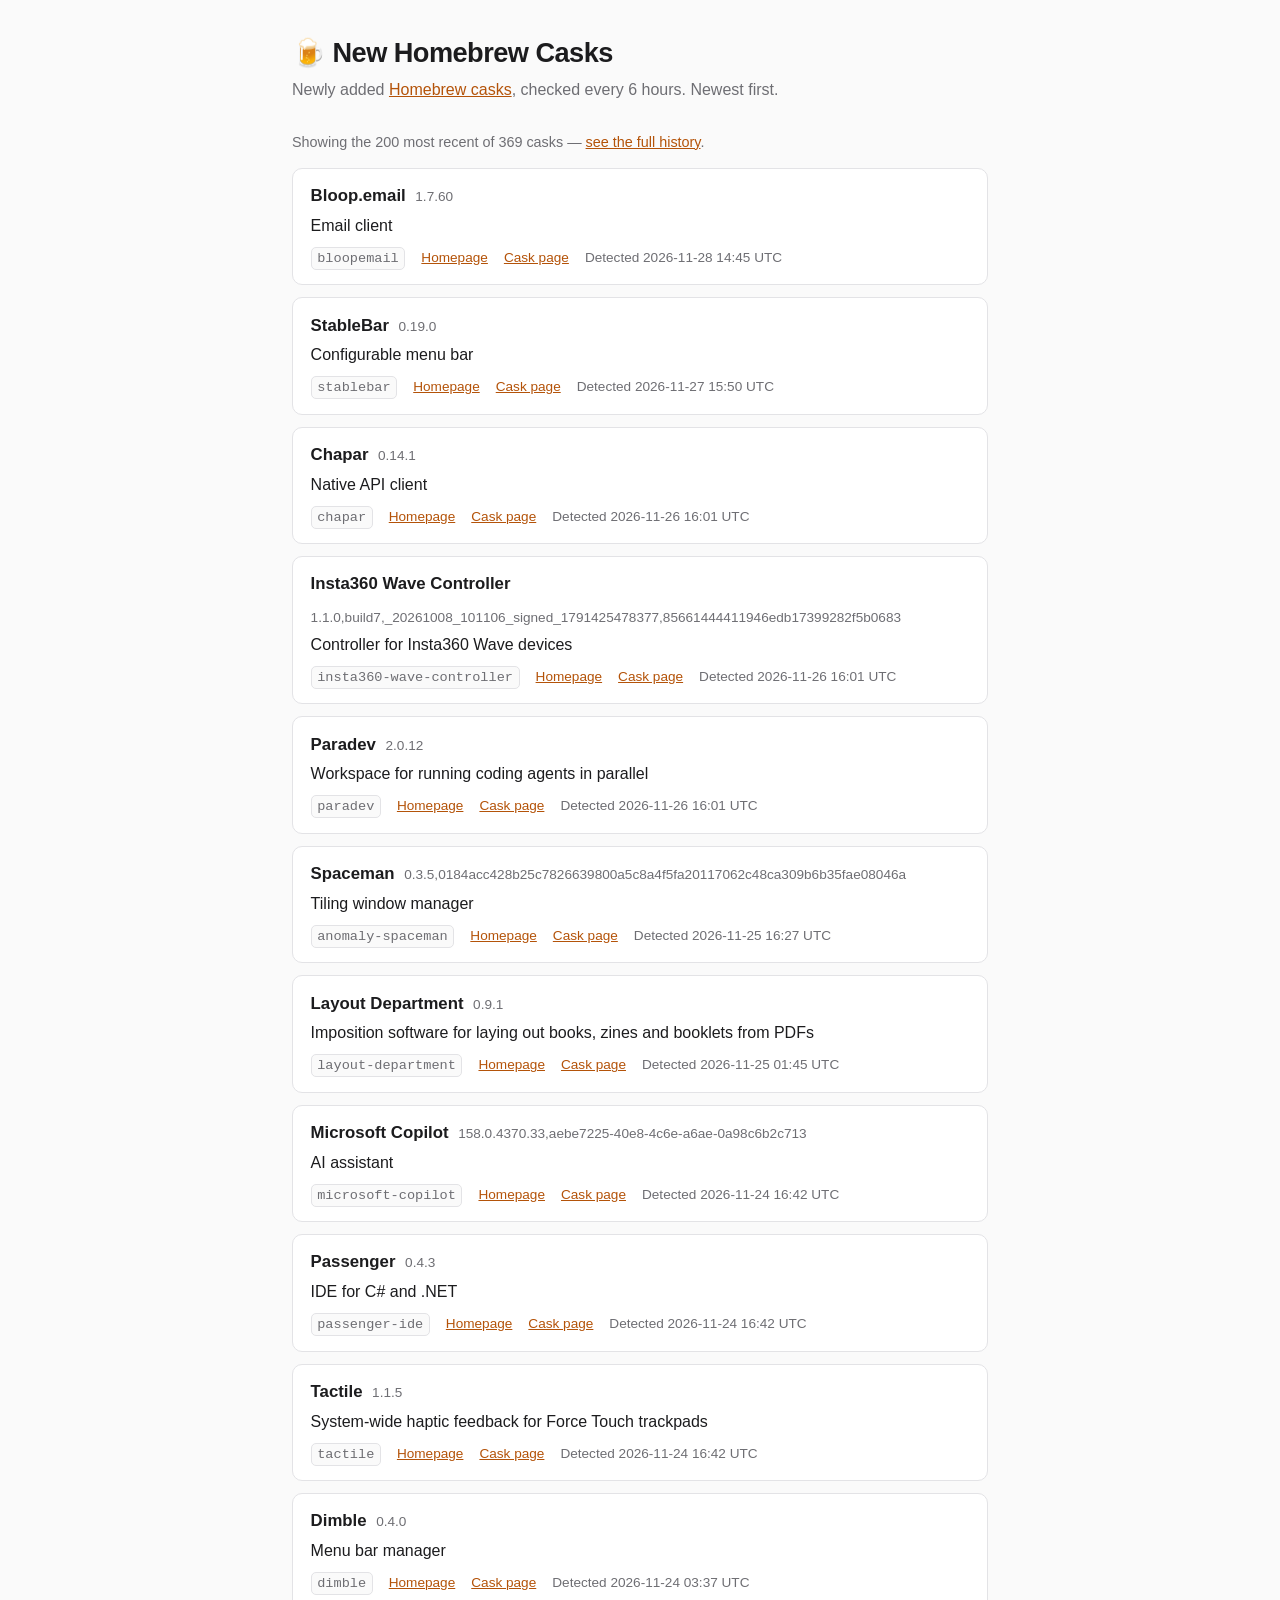
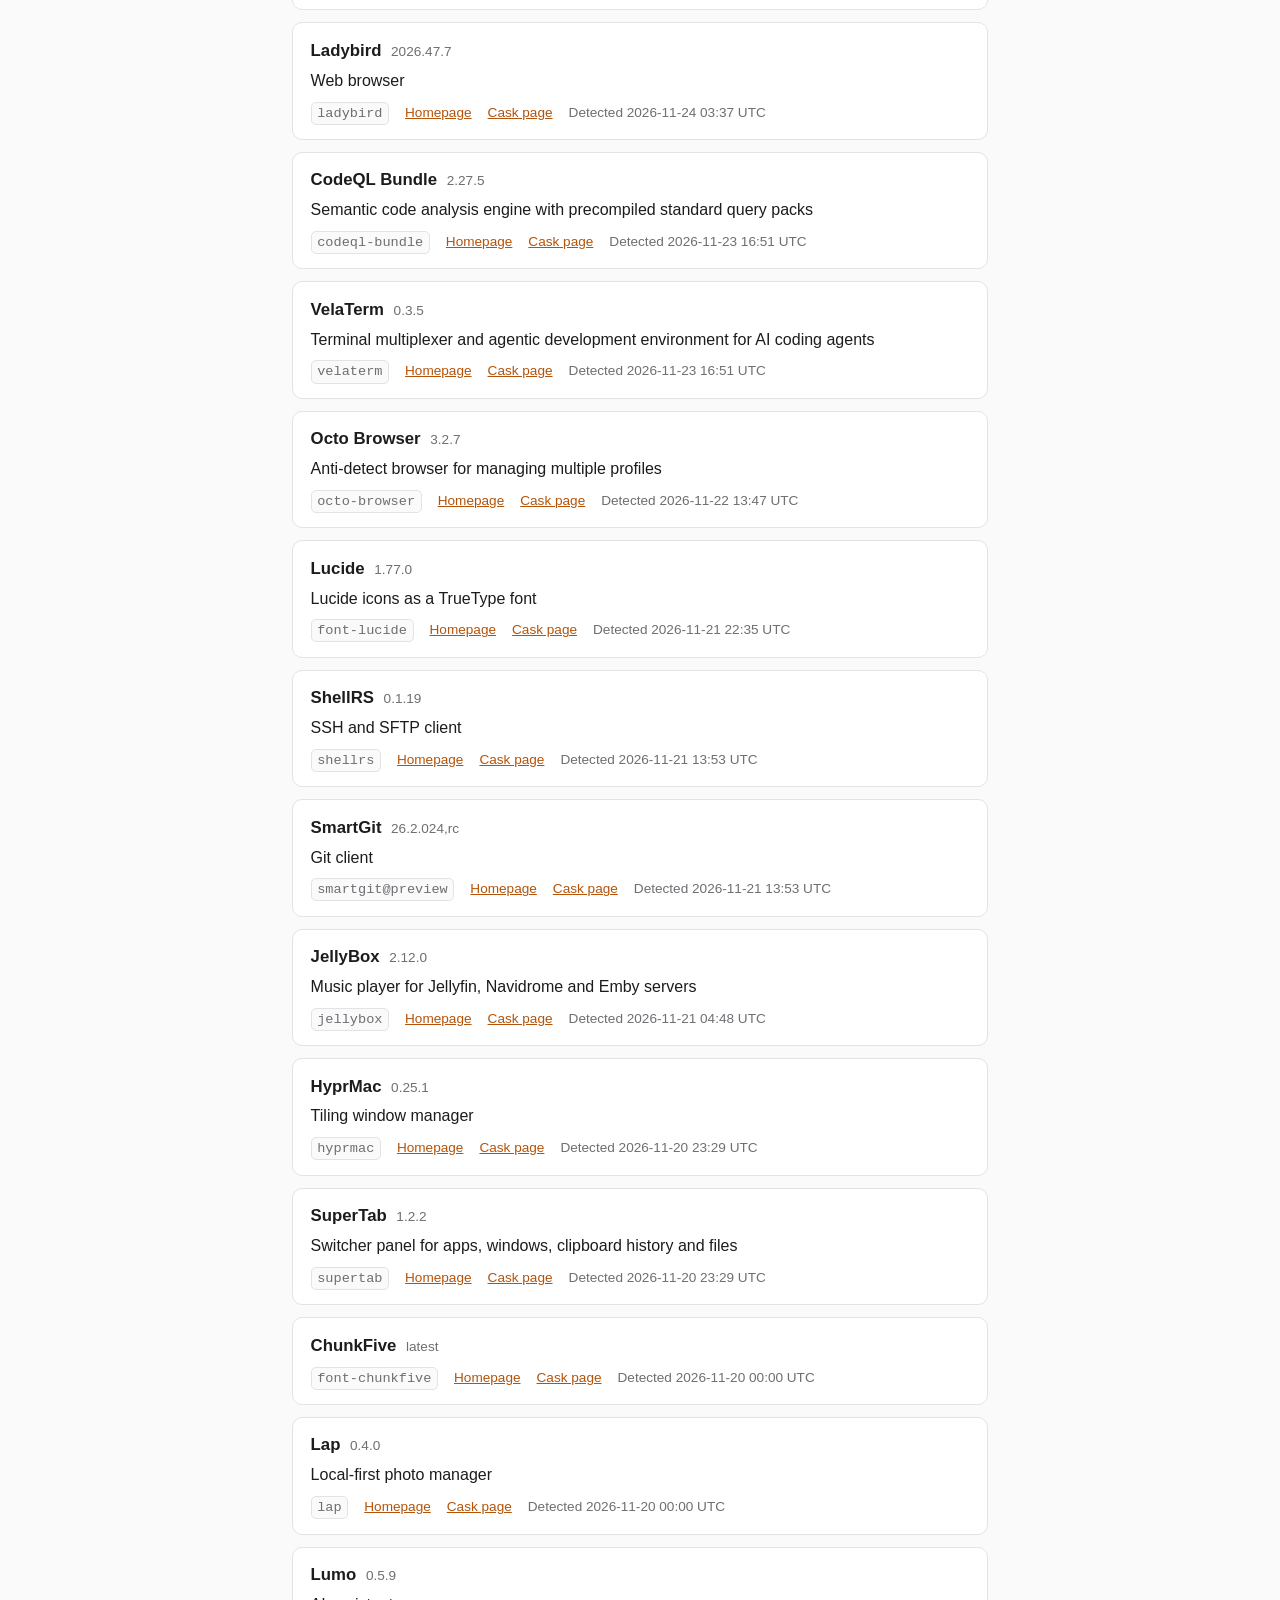
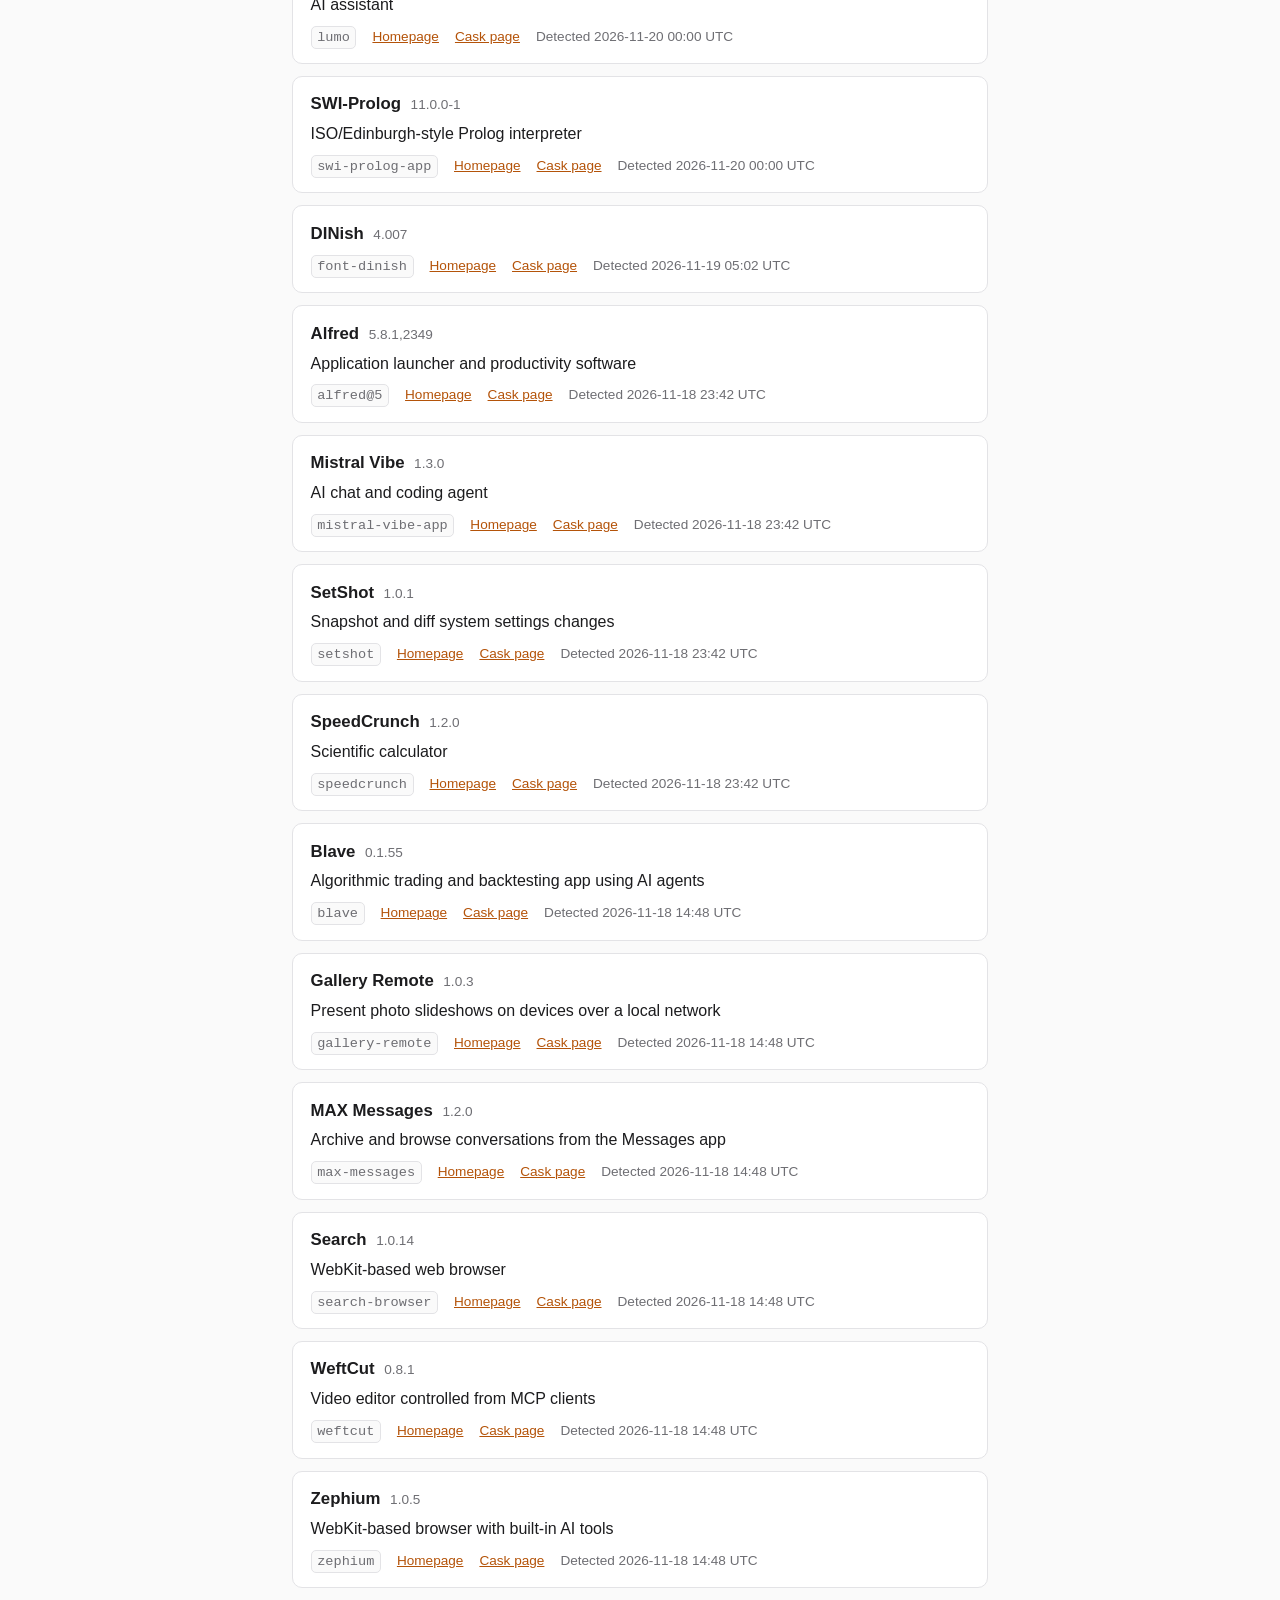
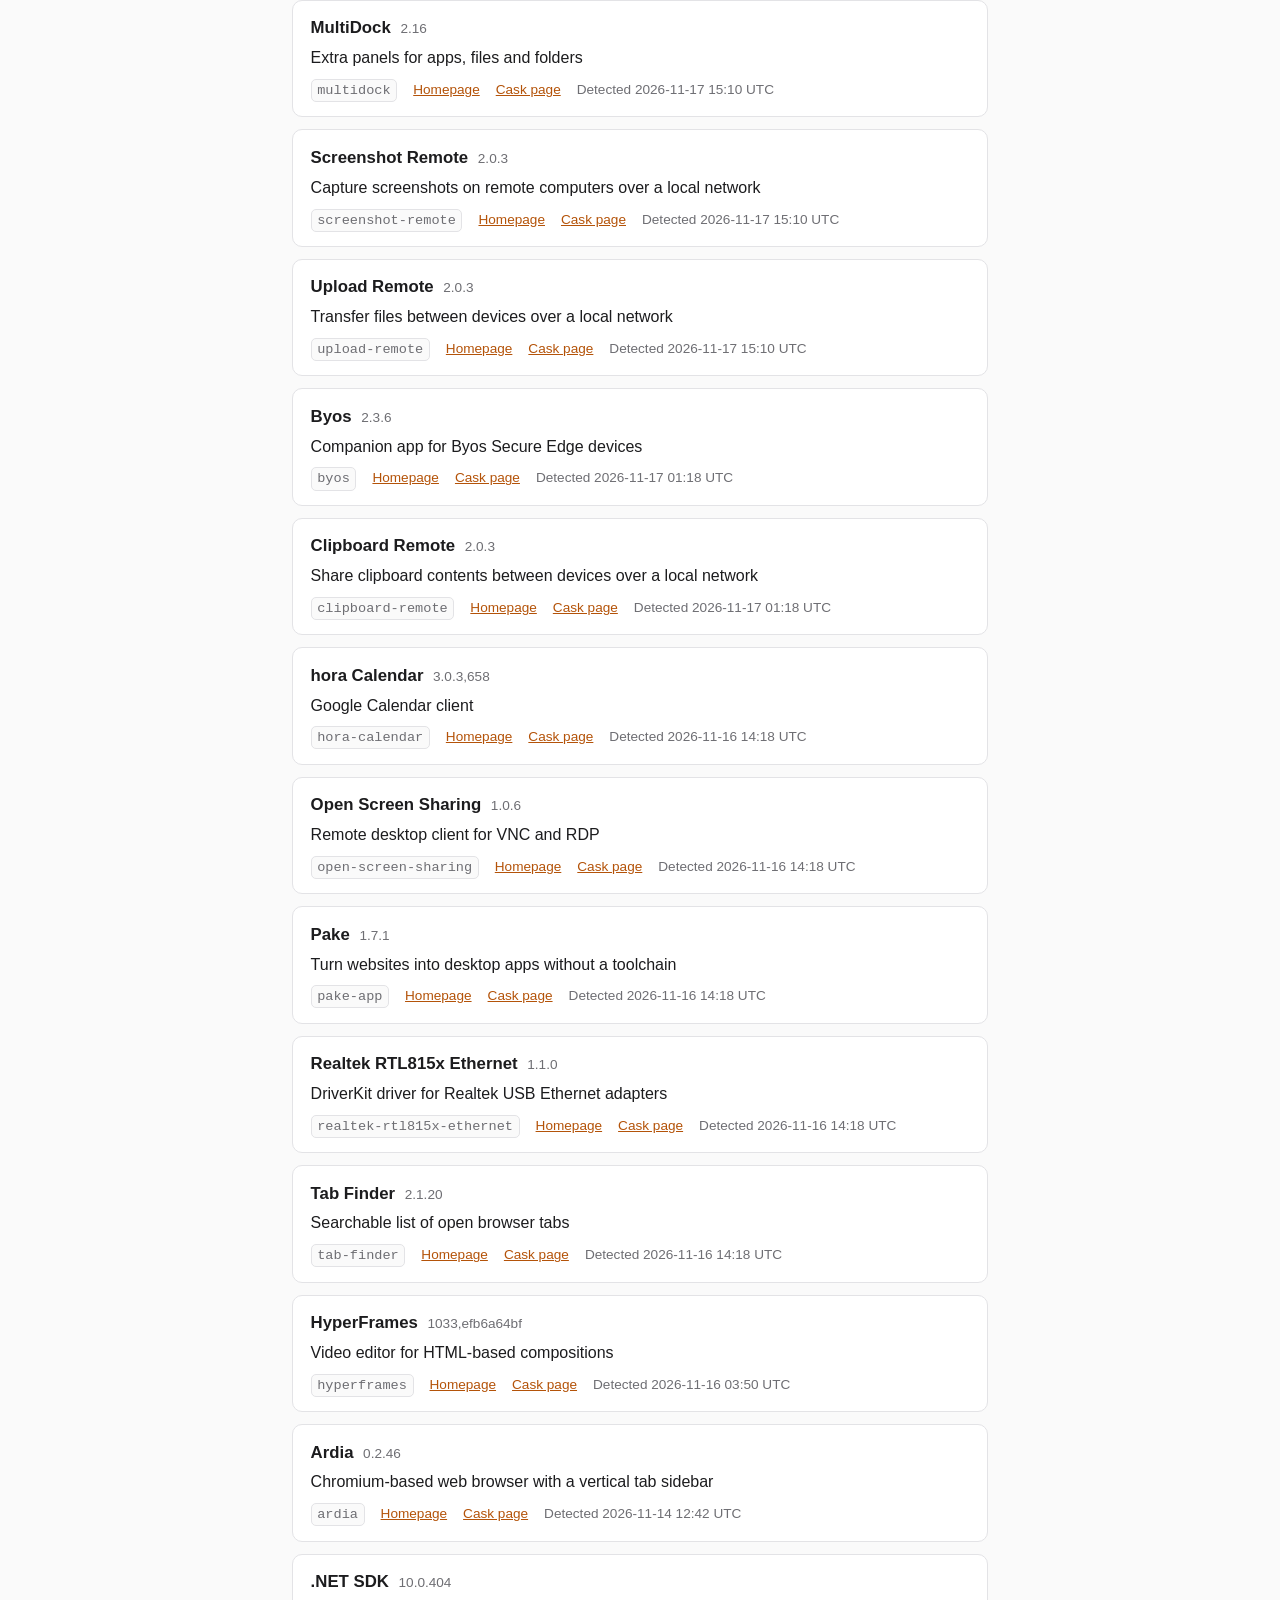
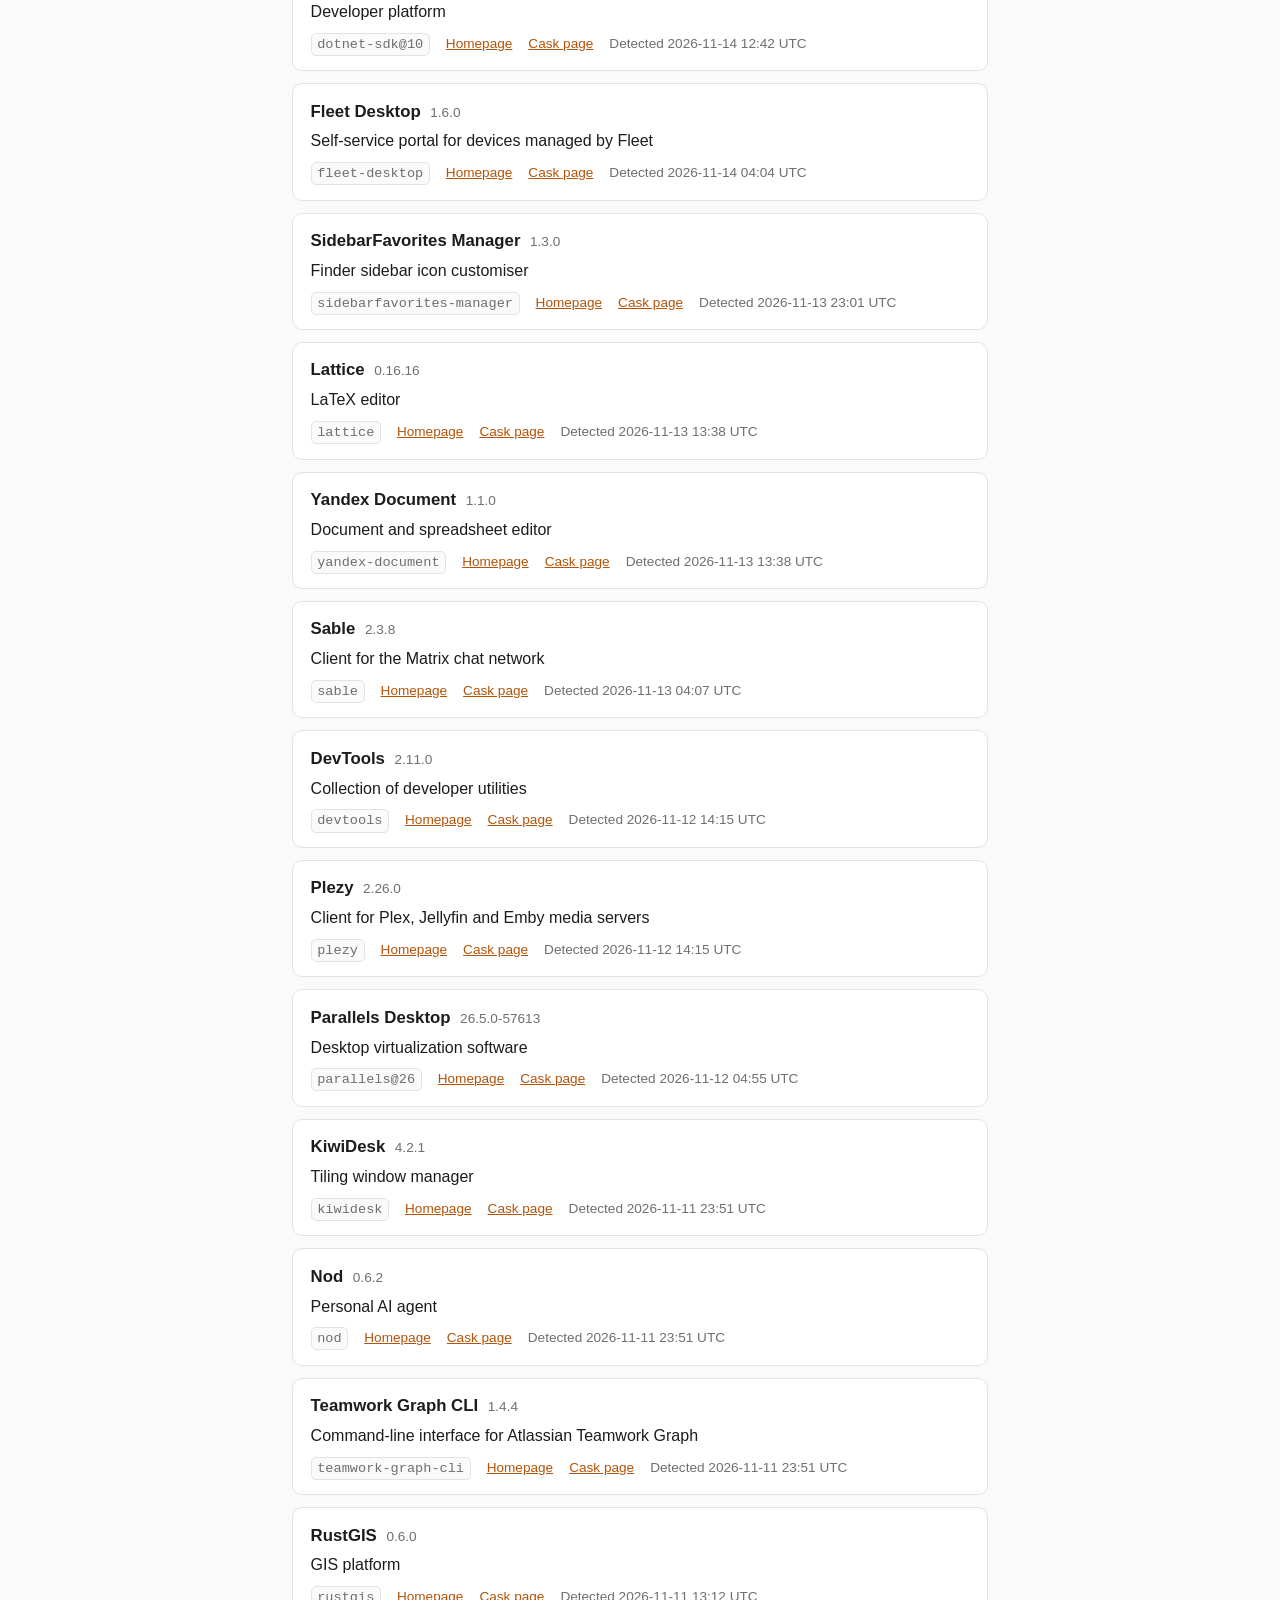
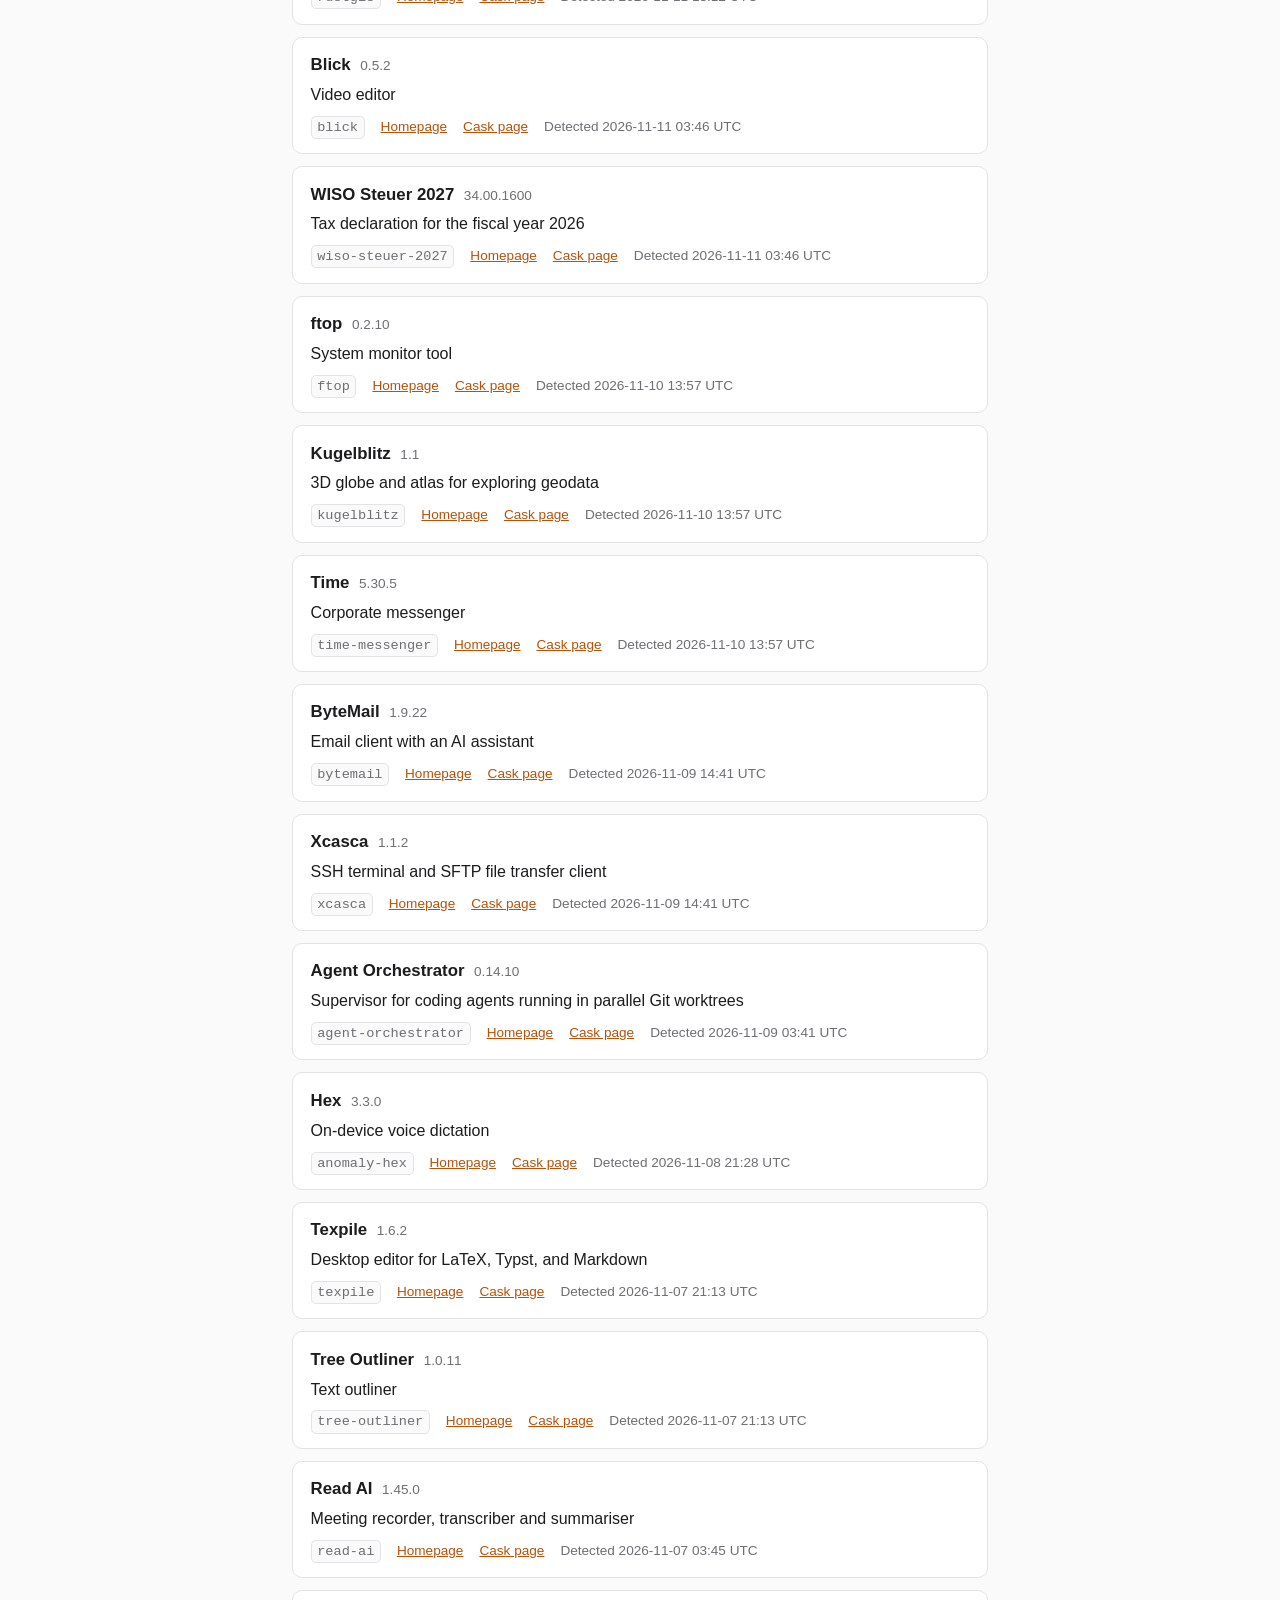
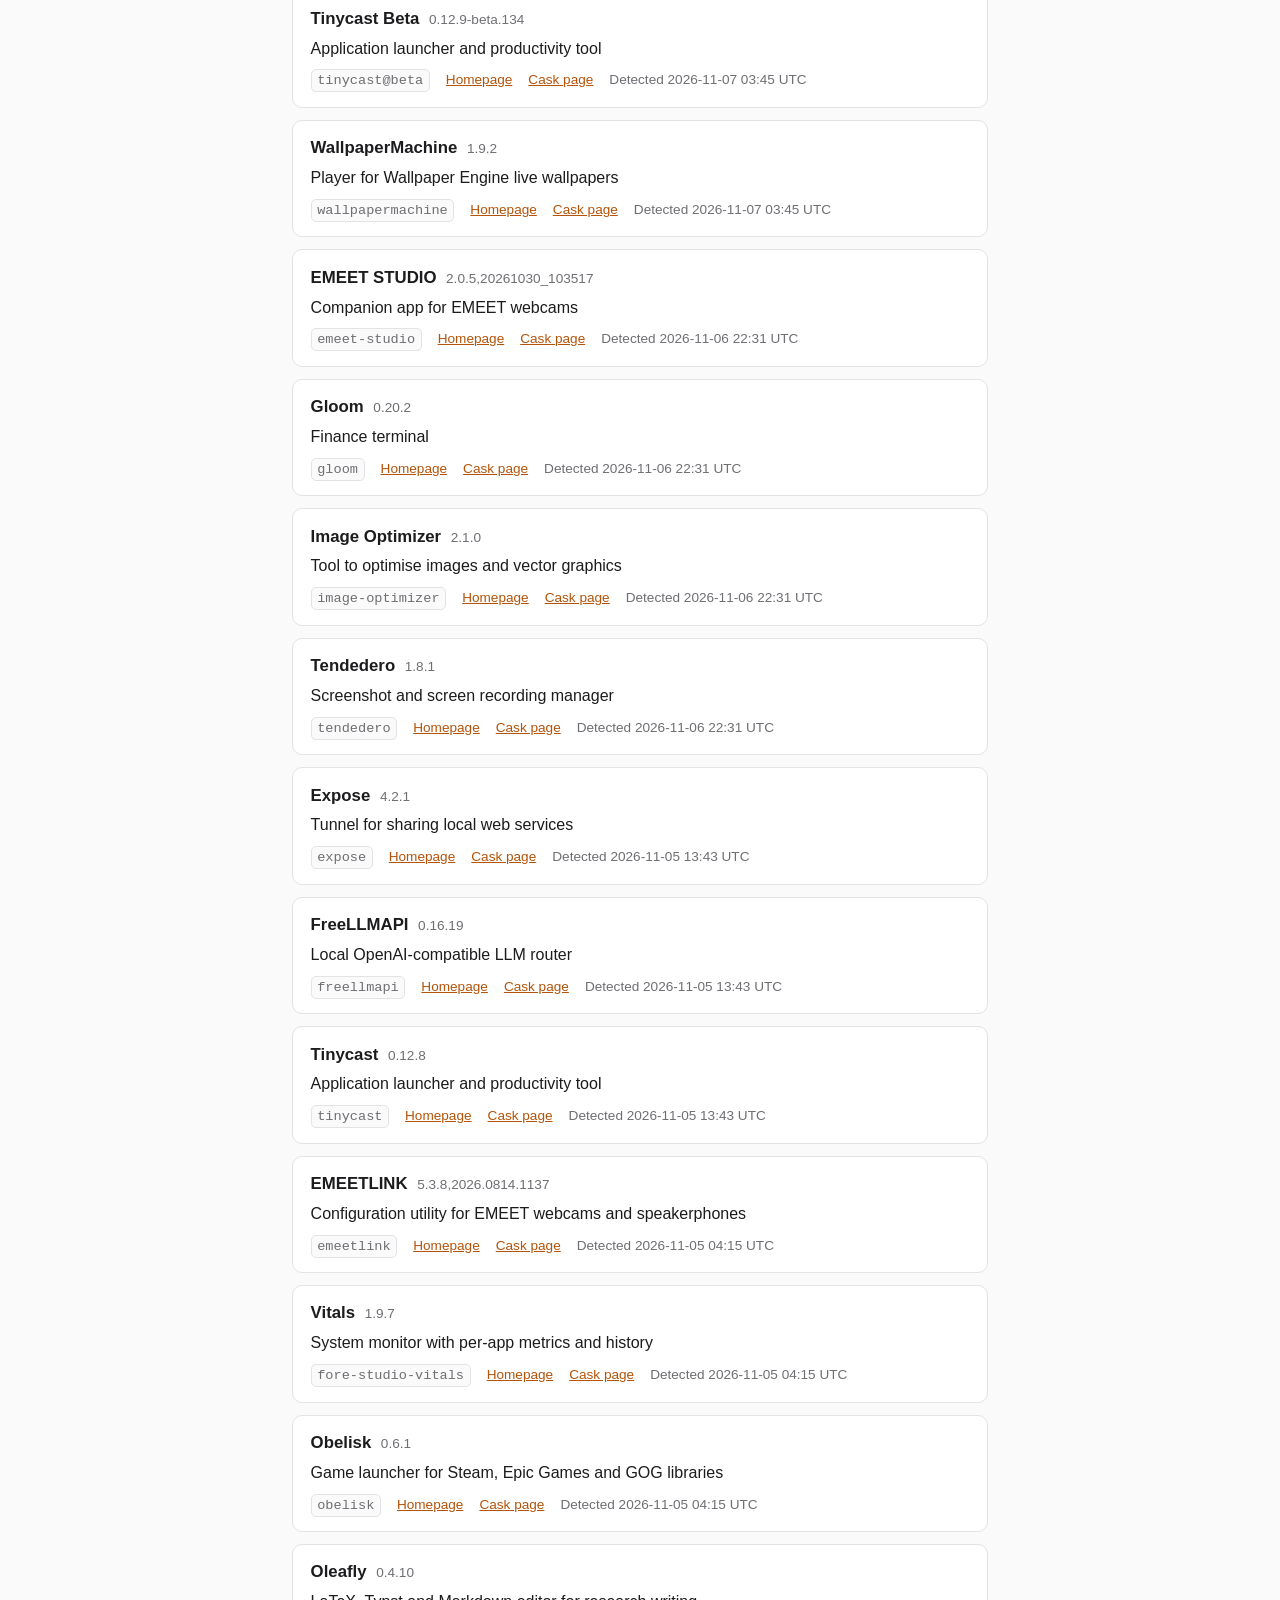
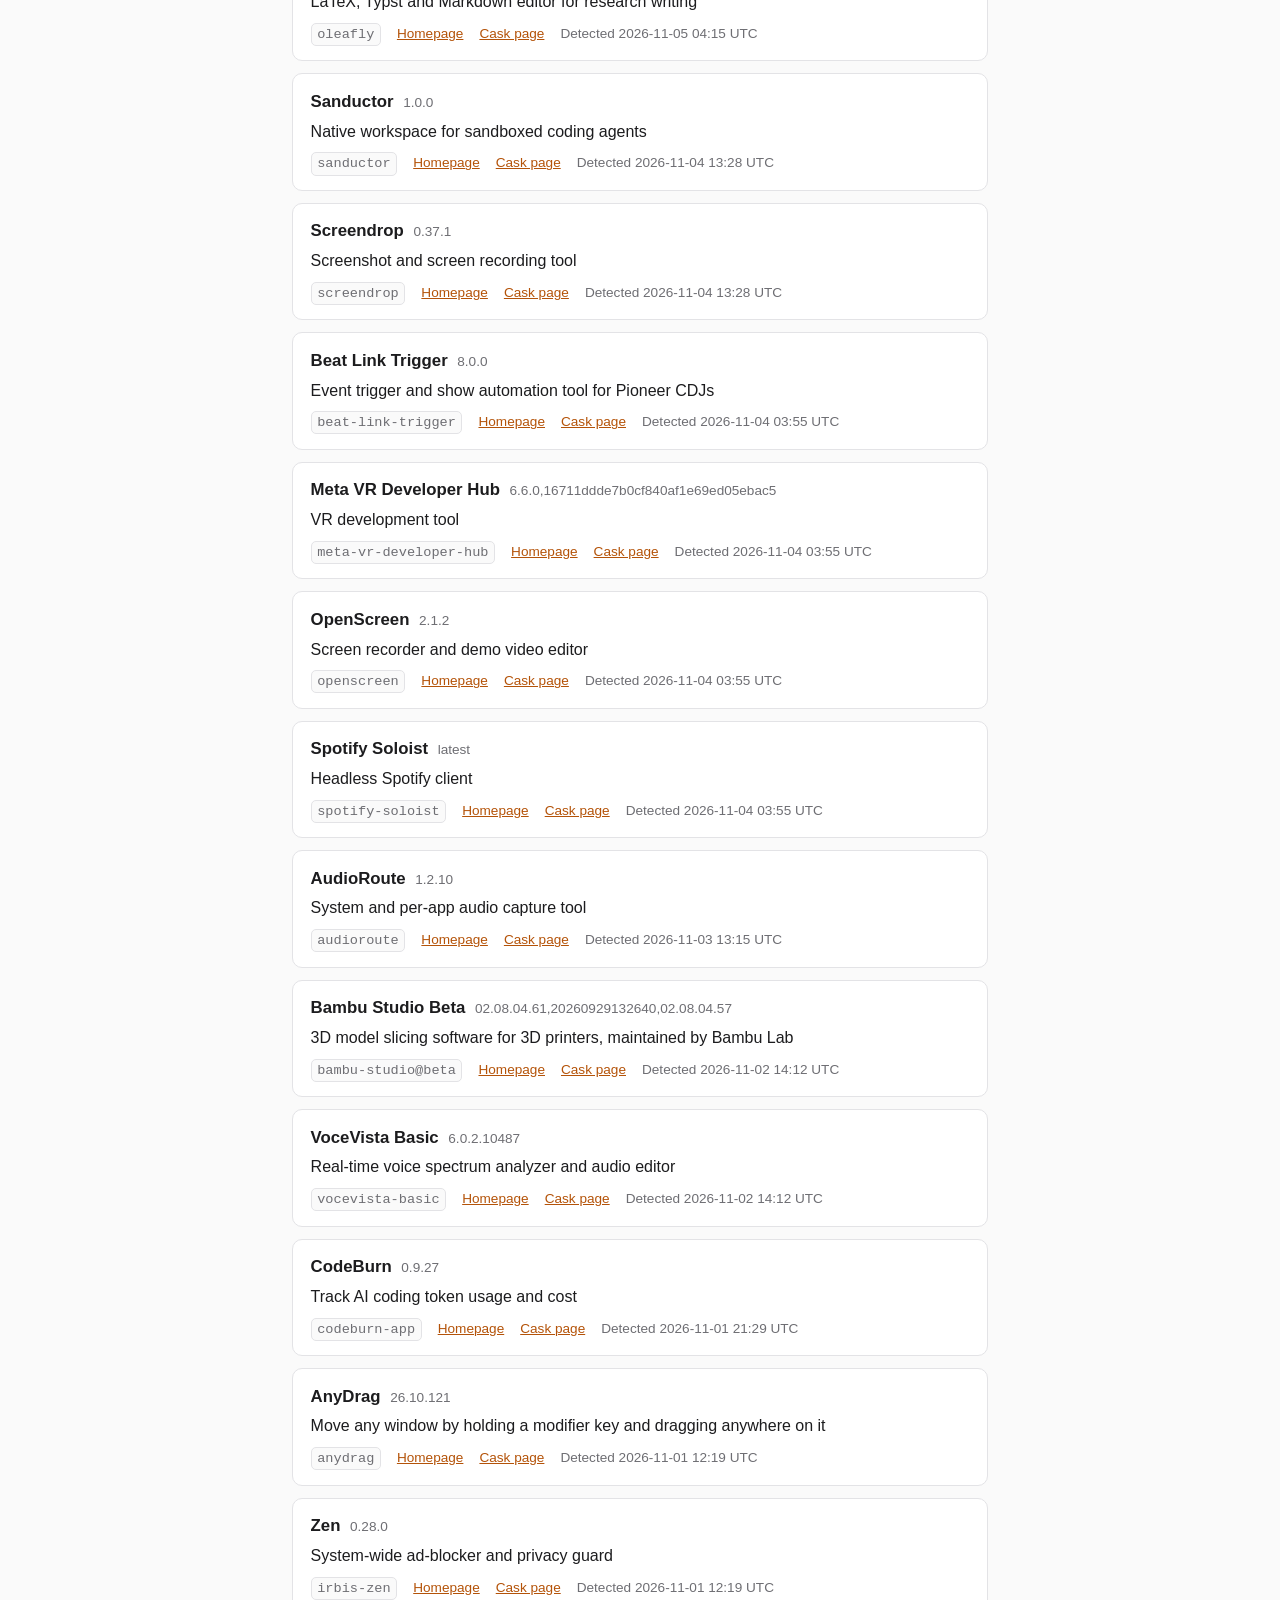
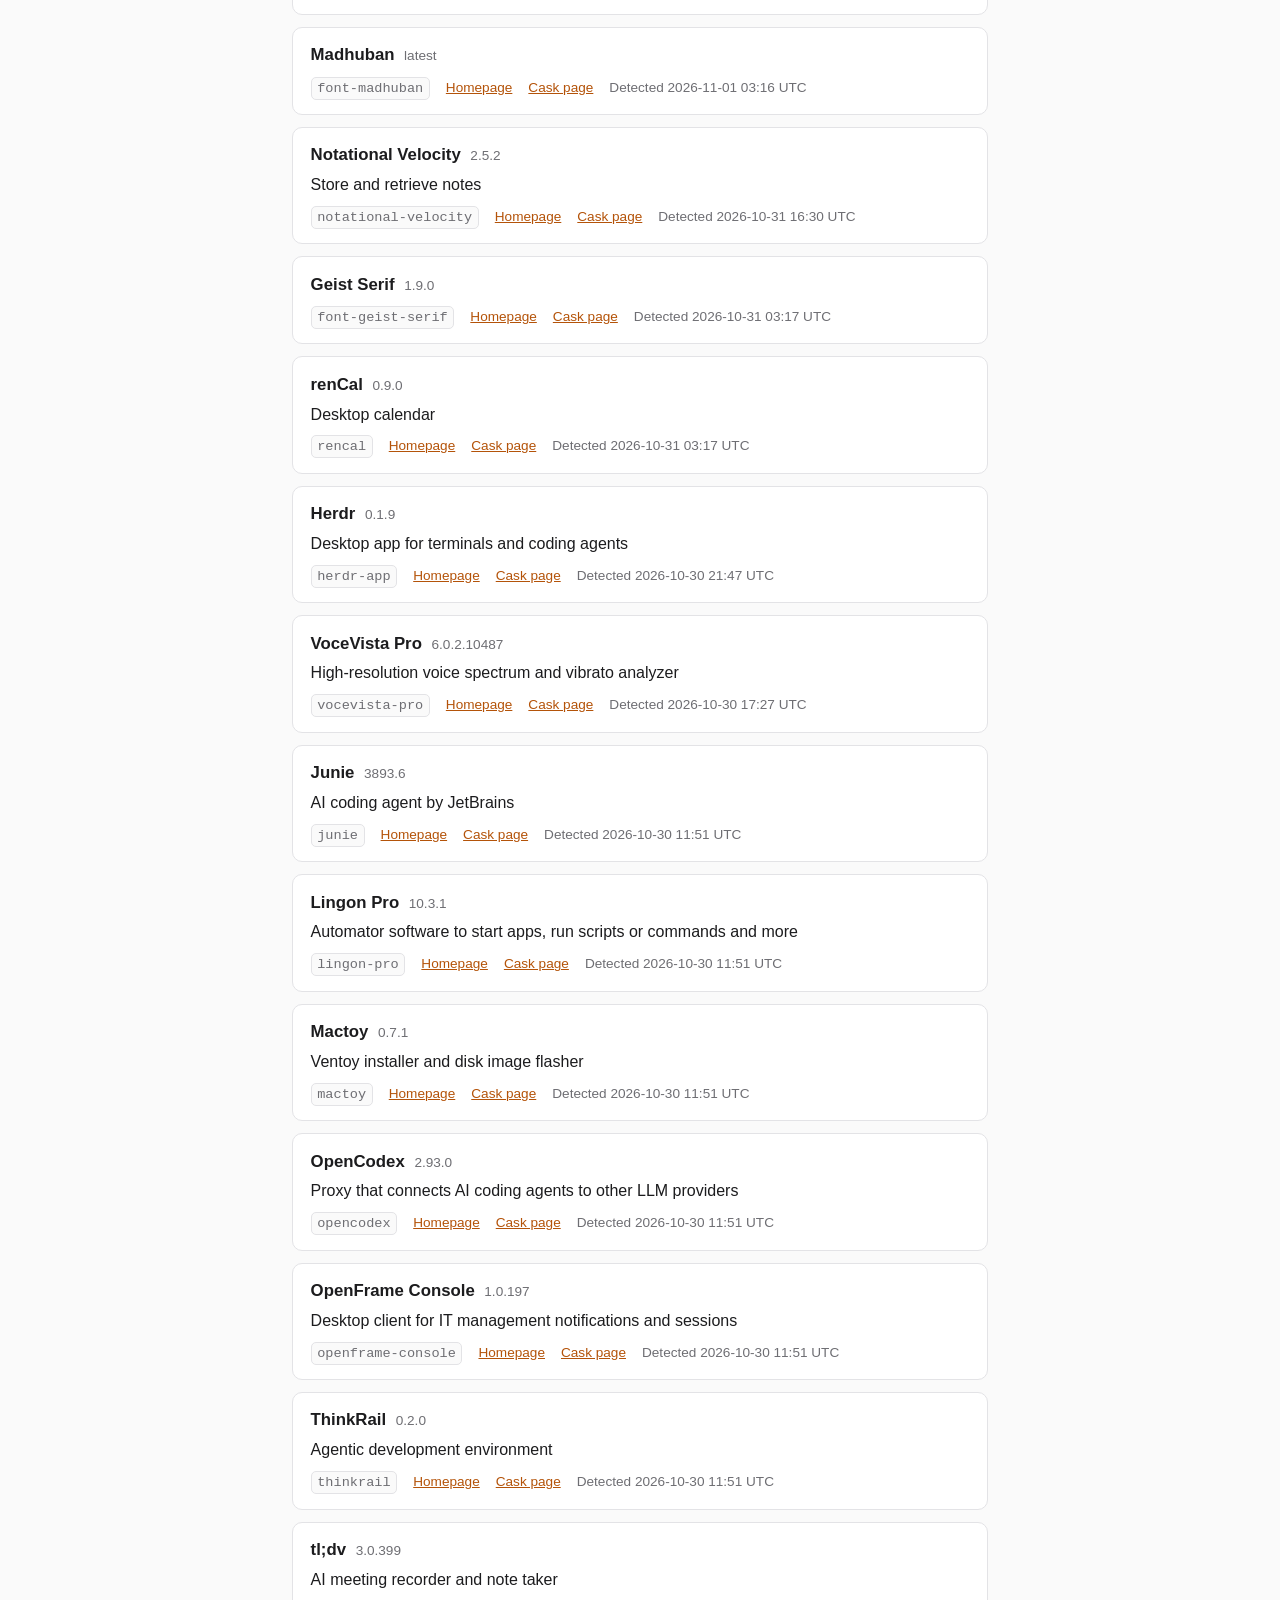
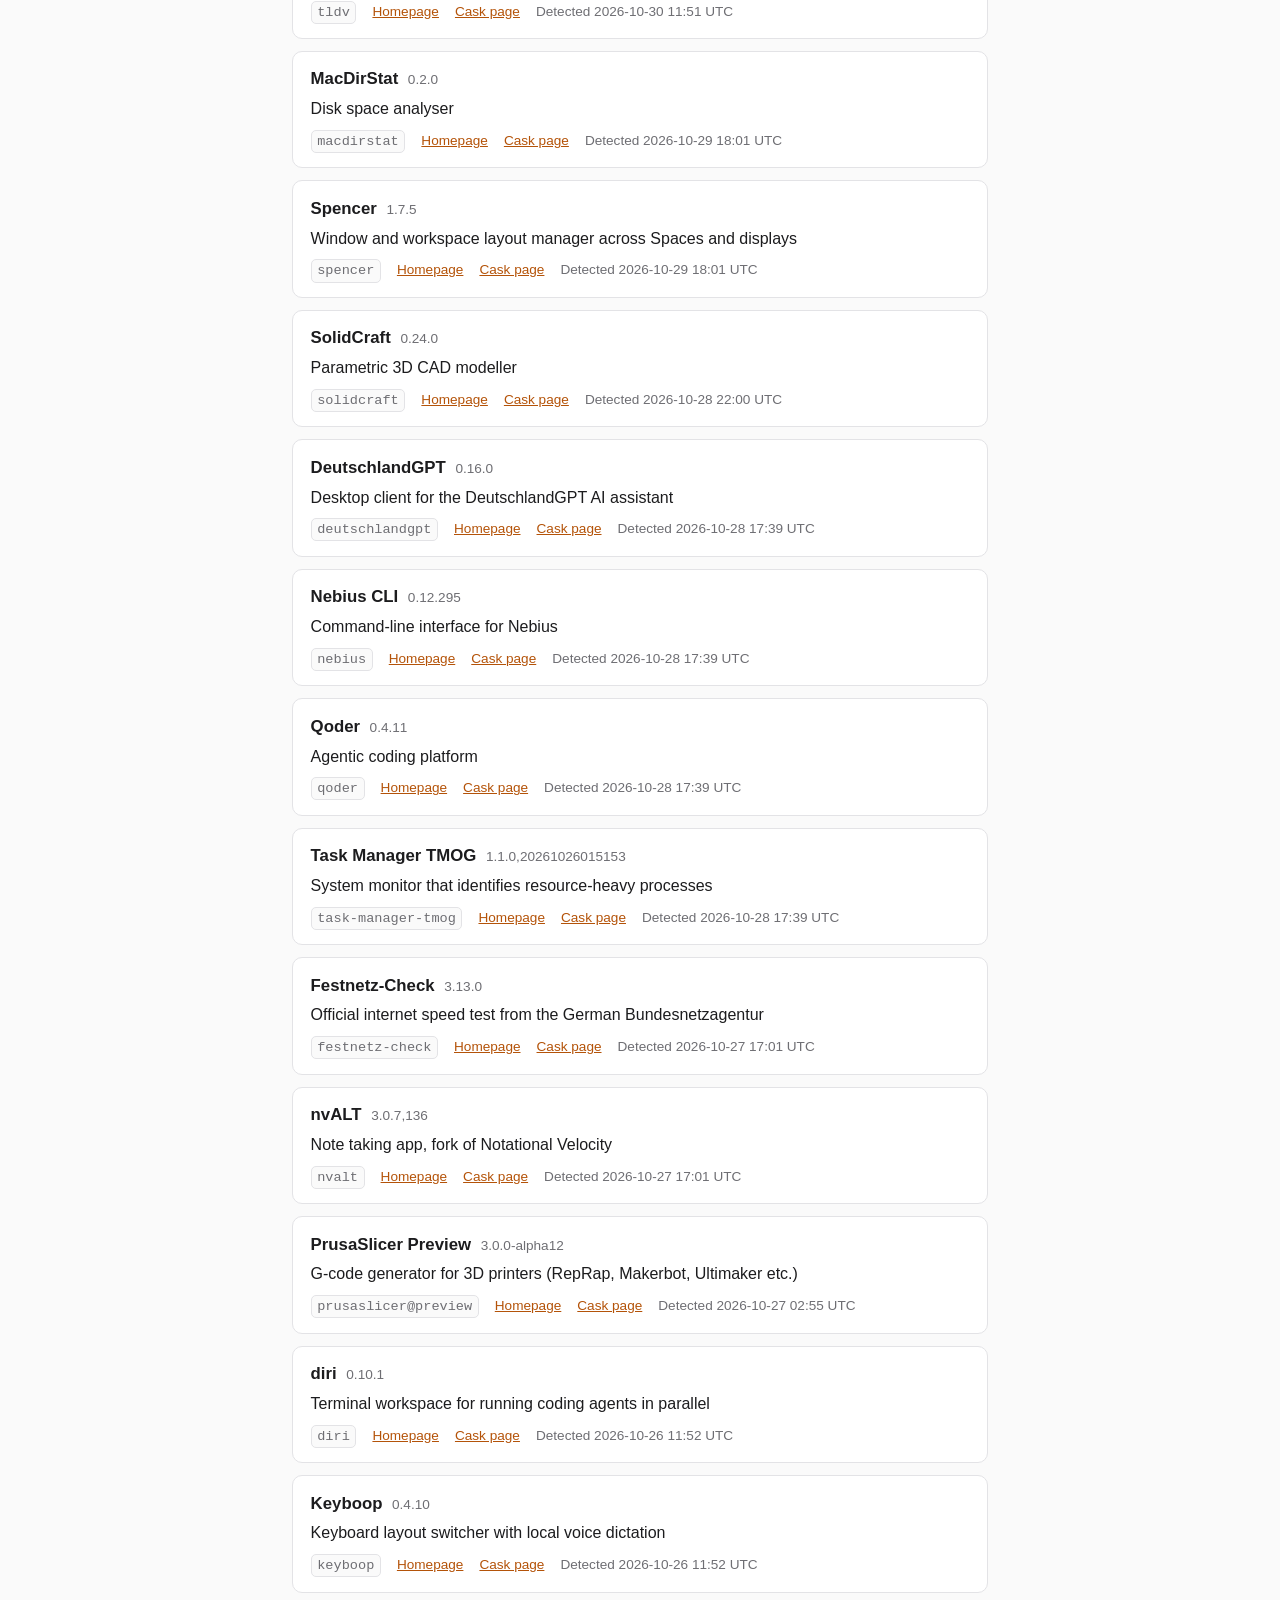
<file: docs/index.html>
<!DOCTYPE html>
<html lang="en">
<head>
  <meta charset="utf-8">
  <meta name="viewport" content="width=device-width, initial-scale=1">
  <title>New Homebrew Casks</title>
  <link rel="stylesheet" href="style.css">
  <link rel="alternate" type="application/rss+xml" title="New Homebrew Casks" href="feed.xml">
</head>
<body>
  <header>
    <h1>🍺 New Homebrew Casks</h1>
    <p class="subtitle">
      Newly added <a href="https://formulae.brew.sh/cask/">Homebrew casks</a>,
      checked every 6 hours. Newest first.
    </p>
  </header>

  <main>
    
      
        <p class="notice">
          Showing the 200 most recent of 369 casks —
          <a href="history.html">see the full history</a>.
        </p>
      
      <ul class="casks">
        
        <li class="cask">
          <div class="cask-head">
            <span class="cask-name">Bloop.email</span>
            <span class="cask-version">1.7.60</span>
          </div>
          <p class="cask-desc">Email client</p>
          <div class="cask-meta">
            <code class="cask-token">bloopemail</code>
            <a href="https://bloop.email/" rel="noopener">Homepage</a>
            <a href="https://formulae.brew.sh/cask/bloopemail" rel="noopener">Cask page</a>
            <time datetime="2026-11-28T14:45:10Z">Detected 2026-11-28 14:45 UTC</time>
          </div>
        </li>
        
        <li class="cask">
          <div class="cask-head">
            <span class="cask-name">StableBar</span>
            <span class="cask-version">0.19.0</span>
          </div>
          <p class="cask-desc">Configurable menu bar</p>
          <div class="cask-meta">
            <code class="cask-token">stablebar</code>
            <a href="https://stablebar.app/" rel="noopener">Homepage</a>
            <a href="https://formulae.brew.sh/cask/stablebar" rel="noopener">Cask page</a>
            <time datetime="2026-11-27T15:50:04Z">Detected 2026-11-27 15:50 UTC</time>
          </div>
        </li>
        
        <li class="cask">
          <div class="cask-head">
            <span class="cask-name">Chapar</span>
            <span class="cask-version">0.14.1</span>
          </div>
          <p class="cask-desc">Native API client</p>
          <div class="cask-meta">
            <code class="cask-token">chapar</code>
            <a href="https://chapar.rest/" rel="noopener">Homepage</a>
            <a href="https://formulae.brew.sh/cask/chapar" rel="noopener">Cask page</a>
            <time datetime="2026-11-26T16:01:27Z">Detected 2026-11-26 16:01 UTC</time>
          </div>
        </li>
        
        <li class="cask">
          <div class="cask-head">
            <span class="cask-name">Insta360 Wave Controller</span>
            <span class="cask-version">1.1.0,build7,_20261008_101106_signed_1791425478377,85661444411946edb17399282f5b0683</span>
          </div>
          <p class="cask-desc">Controller for Insta360 Wave devices</p>
          <div class="cask-meta">
            <code class="cask-token">insta360-wave-controller</code>
            <a href="https://www.insta360.com/download/insta360-wave" rel="noopener">Homepage</a>
            <a href="https://formulae.brew.sh/cask/insta360-wave-controller" rel="noopener">Cask page</a>
            <time datetime="2026-11-26T16:01:27Z">Detected 2026-11-26 16:01 UTC</time>
          </div>
        </li>
        
        <li class="cask">
          <div class="cask-head">
            <span class="cask-name">Paradev</span>
            <span class="cask-version">2.0.12</span>
          </div>
          <p class="cask-desc">Workspace for running coding agents in parallel</p>
          <div class="cask-meta">
            <code class="cask-token">paradev</code>
            <a href="https://paradev.com/" rel="noopener">Homepage</a>
            <a href="https://formulae.brew.sh/cask/paradev" rel="noopener">Cask page</a>
            <time datetime="2026-11-26T16:01:27Z">Detected 2026-11-26 16:01 UTC</time>
          </div>
        </li>
        
        <li class="cask">
          <div class="cask-head">
            <span class="cask-name">Spaceman</span>
            <span class="cask-version">0.3.5,0184acc428b25c7826639800a5c8a4f5fa20117062c48ca309b6b35fae08046a</span>
          </div>
          <p class="cask-desc">Tiling window manager</p>
          <div class="cask-meta">
            <code class="cask-token">anomaly-spaceman</code>
            <a href="https://anoma.ly/spaceman/" rel="noopener">Homepage</a>
            <a href="https://formulae.brew.sh/cask/anomaly-spaceman" rel="noopener">Cask page</a>
            <time datetime="2026-11-25T16:27:54Z">Detected 2026-11-25 16:27 UTC</time>
          </div>
        </li>
        
        <li class="cask">
          <div class="cask-head">
            <span class="cask-name">Layout Department</span>
            <span class="cask-version">0.9.1</span>
          </div>
          <p class="cask-desc">Imposition software for laying out books, zines and booklets from PDFs</p>
          <div class="cask-meta">
            <code class="cask-token">layout-department</code>
            <a href="https://layoutdepartment.com/" rel="noopener">Homepage</a>
            <a href="https://formulae.brew.sh/cask/layout-department" rel="noopener">Cask page</a>
            <time datetime="2026-11-25T01:45:02Z">Detected 2026-11-25 01:45 UTC</time>
          </div>
        </li>
        
        <li class="cask">
          <div class="cask-head">
            <span class="cask-name">Microsoft Copilot</span>
            <span class="cask-version">158.0.4370.33,aebe7225-40e8-4c6e-a6ae-0a98c6b2c713</span>
          </div>
          <p class="cask-desc">AI assistant</p>
          <div class="cask-meta">
            <code class="cask-token">microsoft-copilot</code>
            <a href="https://www.microsoft.com/en-us/copilot/download-copilot-app" rel="noopener">Homepage</a>
            <a href="https://formulae.brew.sh/cask/microsoft-copilot" rel="noopener">Cask page</a>
            <time datetime="2026-11-24T16:42:49Z">Detected 2026-11-24 16:42 UTC</time>
          </div>
        </li>
        
        <li class="cask">
          <div class="cask-head">
            <span class="cask-name">Passenger</span>
            <span class="cask-version">0.4.3</span>
          </div>
          <p class="cask-desc">IDE for C# and .NET</p>
          <div class="cask-meta">
            <code class="cask-token">passenger-ide</code>
            <a href="https://passenger-ide.net/" rel="noopener">Homepage</a>
            <a href="https://formulae.brew.sh/cask/passenger-ide" rel="noopener">Cask page</a>
            <time datetime="2026-11-24T16:42:49Z">Detected 2026-11-24 16:42 UTC</time>
          </div>
        </li>
        
        <li class="cask">
          <div class="cask-head">
            <span class="cask-name">Tactile</span>
            <span class="cask-version">1.1.5</span>
          </div>
          <p class="cask-desc">System-wide haptic feedback for Force Touch trackpads</p>
          <div class="cask-meta">
            <code class="cask-token">tactile</code>
            <a href="https://tactile.masn.studio/" rel="noopener">Homepage</a>
            <a href="https://formulae.brew.sh/cask/tactile" rel="noopener">Cask page</a>
            <time datetime="2026-11-24T16:42:49Z">Detected 2026-11-24 16:42 UTC</time>
          </div>
        </li>
        
        <li class="cask">
          <div class="cask-head">
            <span class="cask-name">Dimble</span>
            <span class="cask-version">0.4.0</span>
          </div>
          <p class="cask-desc">Menu bar manager</p>
          <div class="cask-meta">
            <code class="cask-token">dimble</code>
            <a href="https://dimble.fif7y.com/" rel="noopener">Homepage</a>
            <a href="https://formulae.brew.sh/cask/dimble" rel="noopener">Cask page</a>
            <time datetime="2026-11-24T03:37:28Z">Detected 2026-11-24 03:37 UTC</time>
          </div>
        </li>
        
        <li class="cask">
          <div class="cask-head">
            <span class="cask-name">Ladybird</span>
            <span class="cask-version">2026.47.7</span>
          </div>
          <p class="cask-desc">Web browser</p>
          <div class="cask-meta">
            <code class="cask-token">ladybird</code>
            <a href="https://ladybird.org/" rel="noopener">Homepage</a>
            <a href="https://formulae.brew.sh/cask/ladybird" rel="noopener">Cask page</a>
            <time datetime="2026-11-24T03:37:28Z">Detected 2026-11-24 03:37 UTC</time>
          </div>
        </li>
        
        <li class="cask">
          <div class="cask-head">
            <span class="cask-name">CodeQL Bundle</span>
            <span class="cask-version">2.27.5</span>
          </div>
          <p class="cask-desc">Semantic code analysis engine with precompiled standard query packs</p>
          <div class="cask-meta">
            <code class="cask-token">codeql-bundle</code>
            <a href="https://codeql.github.com/" rel="noopener">Homepage</a>
            <a href="https://formulae.brew.sh/cask/codeql-bundle" rel="noopener">Cask page</a>
            <time datetime="2026-11-23T16:51:25Z">Detected 2026-11-23 16:51 UTC</time>
          </div>
        </li>
        
        <li class="cask">
          <div class="cask-head">
            <span class="cask-name">VelaTerm</span>
            <span class="cask-version">0.3.5</span>
          </div>
          <p class="cask-desc">Terminal multiplexer and agentic development environment for AI coding agents</p>
          <div class="cask-meta">
            <code class="cask-token">velaterm</code>
            <a href="https://velaterm.com/" rel="noopener">Homepage</a>
            <a href="https://formulae.brew.sh/cask/velaterm" rel="noopener">Cask page</a>
            <time datetime="2026-11-23T16:51:25Z">Detected 2026-11-23 16:51 UTC</time>
          </div>
        </li>
        
        <li class="cask">
          <div class="cask-head">
            <span class="cask-name">Octo Browser</span>
            <span class="cask-version">3.2.7</span>
          </div>
          <p class="cask-desc">Anti-detect browser for managing multiple profiles</p>
          <div class="cask-meta">
            <code class="cask-token">octo-browser</code>
            <a href="https://octobrowser.net/" rel="noopener">Homepage</a>
            <a href="https://formulae.brew.sh/cask/octo-browser" rel="noopener">Cask page</a>
            <time datetime="2026-11-22T13:47:15Z">Detected 2026-11-22 13:47 UTC</time>
          </div>
        </li>
        
        <li class="cask">
          <div class="cask-head">
            <span class="cask-name">Lucide</span>
            <span class="cask-version">1.77.0</span>
          </div>
          <p class="cask-desc">Lucide icons as a TrueType font</p>
          <div class="cask-meta">
            <code class="cask-token">font-lucide</code>
            <a href="https://lucide.dev/" rel="noopener">Homepage</a>
            <a href="https://formulae.brew.sh/cask/font-lucide" rel="noopener">Cask page</a>
            <time datetime="2026-11-21T22:35:33Z">Detected 2026-11-21 22:35 UTC</time>
          </div>
        </li>
        
        <li class="cask">
          <div class="cask-head">
            <span class="cask-name">ShellRS</span>
            <span class="cask-version">0.1.19</span>
          </div>
          <p class="cask-desc">SSH and SFTP client</p>
          <div class="cask-meta">
            <code class="cask-token">shellrs</code>
            <a href="https://shellrs.com/" rel="noopener">Homepage</a>
            <a href="https://formulae.brew.sh/cask/shellrs" rel="noopener">Cask page</a>
            <time datetime="2026-11-21T13:53:58Z">Detected 2026-11-21 13:53 UTC</time>
          </div>
        </li>
        
        <li class="cask">
          <div class="cask-head">
            <span class="cask-name">SmartGit</span>
            <span class="cask-version">26.2.024,rc</span>
          </div>
          <p class="cask-desc">Git client</p>
          <div class="cask-meta">
            <code class="cask-token">smartgit@preview</code>
            <a href="https://www.smartgit.dev/" rel="noopener">Homepage</a>
            <a href="https://formulae.brew.sh/cask/smartgit@preview" rel="noopener">Cask page</a>
            <time datetime="2026-11-21T13:53:58Z">Detected 2026-11-21 13:53 UTC</time>
          </div>
        </li>
        
        <li class="cask">
          <div class="cask-head">
            <span class="cask-name">JellyBox</span>
            <span class="cask-version">2.12.0</span>
          </div>
          <p class="cask-desc">Music player for Jellyfin, Navidrome and Emby servers</p>
          <div class="cask-meta">
            <code class="cask-token">jellybox</code>
            <a href="https://jellybox.app/" rel="noopener">Homepage</a>
            <a href="https://formulae.brew.sh/cask/jellybox" rel="noopener">Cask page</a>
            <time datetime="2026-11-21T04:48:32Z">Detected 2026-11-21 04:48 UTC</time>
          </div>
        </li>
        
        <li class="cask">
          <div class="cask-head">
            <span class="cask-name">HyprMac</span>
            <span class="cask-version">0.25.1</span>
          </div>
          <p class="cask-desc">Tiling window manager</p>
          <div class="cask-meta">
            <code class="cask-token">hyprmac</code>
            <a href="https://hyprmac.app/" rel="noopener">Homepage</a>
            <a href="https://formulae.brew.sh/cask/hyprmac" rel="noopener">Cask page</a>
            <time datetime="2026-11-20T23:29:15Z">Detected 2026-11-20 23:29 UTC</time>
          </div>
        </li>
        
        <li class="cask">
          <div class="cask-head">
            <span class="cask-name">SuperTab</span>
            <span class="cask-version">1.2.2</span>
          </div>
          <p class="cask-desc">Switcher panel for apps, windows, clipboard history and files</p>
          <div class="cask-meta">
            <code class="cask-token">supertab</code>
            <a href="https://noteifyapp.com/supertab/" rel="noopener">Homepage</a>
            <a href="https://formulae.brew.sh/cask/supertab" rel="noopener">Cask page</a>
            <time datetime="2026-11-20T23:29:15Z">Detected 2026-11-20 23:29 UTC</time>
          </div>
        </li>
        
        <li class="cask">
          <div class="cask-head">
            <span class="cask-name">ChunkFive</span>
            <span class="cask-version">latest</span>
          </div>
          
          <div class="cask-meta">
            <code class="cask-token">font-chunkfive</code>
            <a href="https://www.theleagueofmoveabletype.com/chunk" rel="noopener">Homepage</a>
            <a href="https://formulae.brew.sh/cask/font-chunkfive" rel="noopener">Cask page</a>
            <time datetime="2026-11-20T00:00:35Z">Detected 2026-11-20 00:00 UTC</time>
          </div>
        </li>
        
        <li class="cask">
          <div class="cask-head">
            <span class="cask-name">Lap</span>
            <span class="cask-version">0.4.0</span>
          </div>
          <p class="cask-desc">Local-first photo manager</p>
          <div class="cask-meta">
            <code class="cask-token">lap</code>
            <a href="https://julyx10.github.io/lap/" rel="noopener">Homepage</a>
            <a href="https://formulae.brew.sh/cask/lap" rel="noopener">Cask page</a>
            <time datetime="2026-11-20T00:00:35Z">Detected 2026-11-20 00:00 UTC</time>
          </div>
        </li>
        
        <li class="cask">
          <div class="cask-head">
            <span class="cask-name">Lumo</span>
            <span class="cask-version">0.5.9</span>
          </div>
          <p class="cask-desc">AI assistant</p>
          <div class="cask-meta">
            <code class="cask-token">lumo</code>
            <a href="https://proton.me/lumo" rel="noopener">Homepage</a>
            <a href="https://formulae.brew.sh/cask/lumo" rel="noopener">Cask page</a>
            <time datetime="2026-11-20T00:00:35Z">Detected 2026-11-20 00:00 UTC</time>
          </div>
        </li>
        
        <li class="cask">
          <div class="cask-head">
            <span class="cask-name">SWI-Prolog</span>
            <span class="cask-version">11.0.0-1</span>
          </div>
          <p class="cask-desc">ISO/Edinburgh-style Prolog interpreter</p>
          <div class="cask-meta">
            <code class="cask-token">swi-prolog-app</code>
            <a href="https://www.swi-prolog.org/" rel="noopener">Homepage</a>
            <a href="https://formulae.brew.sh/cask/swi-prolog-app" rel="noopener">Cask page</a>
            <time datetime="2026-11-20T00:00:35Z">Detected 2026-11-20 00:00 UTC</time>
          </div>
        </li>
        
        <li class="cask">
          <div class="cask-head">
            <span class="cask-name">DINish</span>
            <span class="cask-version">4.007</span>
          </div>
          
          <div class="cask-meta">
            <code class="cask-token">font-dinish</code>
            <a href="https://github.com/playbeing/dinish" rel="noopener">Homepage</a>
            <a href="https://formulae.brew.sh/cask/font-dinish" rel="noopener">Cask page</a>
            <time datetime="2026-11-19T05:02:18Z">Detected 2026-11-19 05:02 UTC</time>
          </div>
        </li>
        
        <li class="cask">
          <div class="cask-head">
            <span class="cask-name">Alfred</span>
            <span class="cask-version">5.8.1,2349</span>
          </div>
          <p class="cask-desc">Application launcher and productivity software</p>
          <div class="cask-meta">
            <code class="cask-token">alfred@5</code>
            <a href="https://www.alfredapp.com/" rel="noopener">Homepage</a>
            <a href="https://formulae.brew.sh/cask/alfred@5" rel="noopener">Cask page</a>
            <time datetime="2026-11-18T23:42:12Z">Detected 2026-11-18 23:42 UTC</time>
          </div>
        </li>
        
        <li class="cask">
          <div class="cask-head">
            <span class="cask-name">Mistral Vibe</span>
            <span class="cask-version">1.3.0</span>
          </div>
          <p class="cask-desc">AI chat and coding agent</p>
          <div class="cask-meta">
            <code class="cask-token">mistral-vibe-app</code>
            <a href="https://mistral.ai/products/vibe/" rel="noopener">Homepage</a>
            <a href="https://formulae.brew.sh/cask/mistral-vibe-app" rel="noopener">Cask page</a>
            <time datetime="2026-11-18T23:42:12Z">Detected 2026-11-18 23:42 UTC</time>
          </div>
        </li>
        
        <li class="cask">
          <div class="cask-head">
            <span class="cask-name">SetShot</span>
            <span class="cask-version">1.0.1</span>
          </div>
          <p class="cask-desc">Snapshot and diff system settings changes</p>
          <div class="cask-meta">
            <code class="cask-token">setshot</code>
            <a href="https://tidbits.com/setshot/" rel="noopener">Homepage</a>
            <a href="https://formulae.brew.sh/cask/setshot" rel="noopener">Cask page</a>
            <time datetime="2026-11-18T23:42:12Z">Detected 2026-11-18 23:42 UTC</time>
          </div>
        </li>
        
        <li class="cask">
          <div class="cask-head">
            <span class="cask-name">SpeedCrunch</span>
            <span class="cask-version">1.2.0</span>
          </div>
          <p class="cask-desc">Scientific calculator</p>
          <div class="cask-meta">
            <code class="cask-token">speedcrunch</code>
            <a href="https://speedcrunch.org/" rel="noopener">Homepage</a>
            <a href="https://formulae.brew.sh/cask/speedcrunch" rel="noopener">Cask page</a>
            <time datetime="2026-11-18T23:42:12Z">Detected 2026-11-18 23:42 UTC</time>
          </div>
        </li>
        
        <li class="cask">
          <div class="cask-head">
            <span class="cask-name">Blave</span>
            <span class="cask-version">0.1.55</span>
          </div>
          <p class="cask-desc">Algorithmic trading and backtesting app using AI agents</p>
          <div class="cask-meta">
            <code class="cask-token">blave</code>
            <a href="https://blave.org/" rel="noopener">Homepage</a>
            <a href="https://formulae.brew.sh/cask/blave" rel="noopener">Cask page</a>
            <time datetime="2026-11-18T14:48:30Z">Detected 2026-11-18 14:48 UTC</time>
          </div>
        </li>
        
        <li class="cask">
          <div class="cask-head">
            <span class="cask-name">Gallery Remote</span>
            <span class="cask-version">1.0.3</span>
          </div>
          <p class="cask-desc">Present photo slideshows on devices over a local network</p>
          <div class="cask-meta">
            <code class="cask-token">gallery-remote</code>
            <a href="https://www.ntwind.com/remote/gallery.html" rel="noopener">Homepage</a>
            <a href="https://formulae.brew.sh/cask/gallery-remote" rel="noopener">Cask page</a>
            <time datetime="2026-11-18T14:48:30Z">Detected 2026-11-18 14:48 UTC</time>
          </div>
        </li>
        
        <li class="cask">
          <div class="cask-head">
            <span class="cask-name">MAX Messages</span>
            <span class="cask-version">1.2.0</span>
          </div>
          <p class="cask-desc">Archive and browse conversations from the Messages app</p>
          <div class="cask-meta">
            <code class="cask-token">max-messages</code>
            <a href="https://www.mothsoftware.com/content/content/maxmessages.php" rel="noopener">Homepage</a>
            <a href="https://formulae.brew.sh/cask/max-messages" rel="noopener">Cask page</a>
            <time datetime="2026-11-18T14:48:30Z">Detected 2026-11-18 14:48 UTC</time>
          </div>
        </li>
        
        <li class="cask">
          <div class="cask-head">
            <span class="cask-name">Search</span>
            <span class="cask-version">1.0.14</span>
          </div>
          <p class="cask-desc">WebKit-based web browser</p>
          <div class="cask-meta">
            <code class="cask-token">search-browser</code>
            <a href="https://officecommun.com/search" rel="noopener">Homepage</a>
            <a href="https://formulae.brew.sh/cask/search-browser" rel="noopener">Cask page</a>
            <time datetime="2026-11-18T14:48:30Z">Detected 2026-11-18 14:48 UTC</time>
          </div>
        </li>
        
        <li class="cask">
          <div class="cask-head">
            <span class="cask-name">WeftCut</span>
            <span class="cask-version">0.8.1</span>
          </div>
          <p class="cask-desc">Video editor controlled from MCP clients</p>
          <div class="cask-meta">
            <code class="cask-token">weftcut</code>
            <a href="https://weftcut.com/" rel="noopener">Homepage</a>
            <a href="https://formulae.brew.sh/cask/weftcut" rel="noopener">Cask page</a>
            <time datetime="2026-11-18T14:48:30Z">Detected 2026-11-18 14:48 UTC</time>
          </div>
        </li>
        
        <li class="cask">
          <div class="cask-head">
            <span class="cask-name">Zephium</span>
            <span class="cask-version">1.0.5</span>
          </div>
          <p class="cask-desc">WebKit-based browser with built-in AI tools</p>
          <div class="cask-meta">
            <code class="cask-token">zephium</code>
            <a href="https://zephium.app/" rel="noopener">Homepage</a>
            <a href="https://formulae.brew.sh/cask/zephium" rel="noopener">Cask page</a>
            <time datetime="2026-11-18T14:48:30Z">Detected 2026-11-18 14:48 UTC</time>
          </div>
        </li>
        
        <li class="cask">
          <div class="cask-head">
            <span class="cask-name">MultiDock</span>
            <span class="cask-version">2.16</span>
          </div>
          <p class="cask-desc">Extra panels for apps, files and folders</p>
          <div class="cask-meta">
            <code class="cask-token">multidock</code>
            <a href="https://noteifyapp.com/multidock/" rel="noopener">Homepage</a>
            <a href="https://formulae.brew.sh/cask/multidock" rel="noopener">Cask page</a>
            <time datetime="2026-11-17T15:10:27Z">Detected 2026-11-17 15:10 UTC</time>
          </div>
        </li>
        
        <li class="cask">
          <div class="cask-head">
            <span class="cask-name">Screenshot Remote</span>
            <span class="cask-version">2.0.3</span>
          </div>
          <p class="cask-desc">Capture screenshots on remote computers over a local network</p>
          <div class="cask-meta">
            <code class="cask-token">screenshot-remote</code>
            <a href="https://www.ntwind.com/remote/screenshot.html" rel="noopener">Homepage</a>
            <a href="https://formulae.brew.sh/cask/screenshot-remote" rel="noopener">Cask page</a>
            <time datetime="2026-11-17T15:10:27Z">Detected 2026-11-17 15:10 UTC</time>
          </div>
        </li>
        
        <li class="cask">
          <div class="cask-head">
            <span class="cask-name">Upload Remote</span>
            <span class="cask-version">2.0.3</span>
          </div>
          <p class="cask-desc">Transfer files between devices over a local network</p>
          <div class="cask-meta">
            <code class="cask-token">upload-remote</code>
            <a href="https://www.ntwind.com/remote/upload.html" rel="noopener">Homepage</a>
            <a href="https://formulae.brew.sh/cask/upload-remote" rel="noopener">Cask page</a>
            <time datetime="2026-11-17T15:10:27Z">Detected 2026-11-17 15:10 UTC</time>
          </div>
        </li>
        
        <li class="cask">
          <div class="cask-head">
            <span class="cask-name">Byos</span>
            <span class="cask-version">2.3.6</span>
          </div>
          <p class="cask-desc">Companion app for Byos Secure Edge devices</p>
          <div class="cask-meta">
            <code class="cask-token">byos</code>
            <a href="https://www.byos.io/" rel="noopener">Homepage</a>
            <a href="https://formulae.brew.sh/cask/byos" rel="noopener">Cask page</a>
            <time datetime="2026-11-17T01:18:02Z">Detected 2026-11-17 01:18 UTC</time>
          </div>
        </li>
        
        <li class="cask">
          <div class="cask-head">
            <span class="cask-name">Clipboard Remote</span>
            <span class="cask-version">2.0.3</span>
          </div>
          <p class="cask-desc">Share clipboard contents between devices over a local network</p>
          <div class="cask-meta">
            <code class="cask-token">clipboard-remote</code>
            <a href="https://www.ntwind.com/remote/clipboard.html" rel="noopener">Homepage</a>
            <a href="https://formulae.brew.sh/cask/clipboard-remote" rel="noopener">Cask page</a>
            <time datetime="2026-11-17T01:18:02Z">Detected 2026-11-17 01:18 UTC</time>
          </div>
        </li>
        
        <li class="cask">
          <div class="cask-head">
            <span class="cask-name">hora Calendar</span>
            <span class="cask-version">3.0.3,658</span>
          </div>
          <p class="cask-desc">Google Calendar client</p>
          <div class="cask-meta">
            <code class="cask-token">hora-calendar</code>
            <a href="https://horacal.app/" rel="noopener">Homepage</a>
            <a href="https://formulae.brew.sh/cask/hora-calendar" rel="noopener">Cask page</a>
            <time datetime="2026-11-16T14:18:04Z">Detected 2026-11-16 14:18 UTC</time>
          </div>
        </li>
        
        <li class="cask">
          <div class="cask-head">
            <span class="cask-name">Open Screen Sharing</span>
            <span class="cask-version">1.0.6</span>
          </div>
          <p class="cask-desc">Remote desktop client for VNC and RDP</p>
          <div class="cask-meta">
            <code class="cask-token">open-screen-sharing</code>
            <a href="https://github.com/nekohasekai/open-screen-sharing" rel="noopener">Homepage</a>
            <a href="https://formulae.brew.sh/cask/open-screen-sharing" rel="noopener">Cask page</a>
            <time datetime="2026-11-16T14:18:04Z">Detected 2026-11-16 14:18 UTC</time>
          </div>
        </li>
        
        <li class="cask">
          <div class="cask-head">
            <span class="cask-name">Pake</span>
            <span class="cask-version">1.7.1</span>
          </div>
          <p class="cask-desc">Turn websites into desktop apps without a toolchain</p>
          <div class="cask-meta">
            <code class="cask-token">pake-app</code>
            <a href="https://pake.run/" rel="noopener">Homepage</a>
            <a href="https://formulae.brew.sh/cask/pake-app" rel="noopener">Cask page</a>
            <time datetime="2026-11-16T14:18:04Z">Detected 2026-11-16 14:18 UTC</time>
          </div>
        </li>
        
        <li class="cask">
          <div class="cask-head">
            <span class="cask-name">Realtek RTL815x Ethernet</span>
            <span class="cask-version">1.1.0</span>
          </div>
          <p class="cask-desc">DriverKit driver for Realtek USB Ethernet adapters</p>
          <div class="cask-meta">
            <code class="cask-token">realtek-rtl815x-ethernet</code>
            <a href="https://www.realtek.com/Download/List?cate_id=585" rel="noopener">Homepage</a>
            <a href="https://formulae.brew.sh/cask/realtek-rtl815x-ethernet" rel="noopener">Cask page</a>
            <time datetime="2026-11-16T14:18:04Z">Detected 2026-11-16 14:18 UTC</time>
          </div>
        </li>
        
        <li class="cask">
          <div class="cask-head">
            <span class="cask-name">Tab Finder</span>
            <span class="cask-version">2.1.20</span>
          </div>
          <p class="cask-desc">Searchable list of open browser tabs</p>
          <div class="cask-meta">
            <code class="cask-token">tab-finder</code>
            <a href="https://noteifyapp.com/tab-finder/" rel="noopener">Homepage</a>
            <a href="https://formulae.brew.sh/cask/tab-finder" rel="noopener">Cask page</a>
            <time datetime="2026-11-16T14:18:04Z">Detected 2026-11-16 14:18 UTC</time>
          </div>
        </li>
        
        <li class="cask">
          <div class="cask-head">
            <span class="cask-name">HyperFrames</span>
            <span class="cask-version">1033,efb6a64bf</span>
          </div>
          <p class="cask-desc">Video editor for HTML-based compositions</p>
          <div class="cask-meta">
            <code class="cask-token">hyperframes</code>
            <a href="https://hyperframes.heygen.com/" rel="noopener">Homepage</a>
            <a href="https://formulae.brew.sh/cask/hyperframes" rel="noopener">Cask page</a>
            <time datetime="2026-11-16T03:50:35Z">Detected 2026-11-16 03:50 UTC</time>
          </div>
        </li>
        
        <li class="cask">
          <div class="cask-head">
            <span class="cask-name">Ardia</span>
            <span class="cask-version">0.2.46</span>
          </div>
          <p class="cask-desc">Chromium-based web browser with a vertical tab sidebar</p>
          <div class="cask-meta">
            <code class="cask-token">ardia</code>
            <a href="https://ardia.dev/" rel="noopener">Homepage</a>
            <a href="https://formulae.brew.sh/cask/ardia" rel="noopener">Cask page</a>
            <time datetime="2026-11-14T12:42:56Z">Detected 2026-11-14 12:42 UTC</time>
          </div>
        </li>
        
        <li class="cask">
          <div class="cask-head">
            <span class="cask-name">.NET SDK</span>
            <span class="cask-version">10.0.404</span>
          </div>
          <p class="cask-desc">Developer platform</p>
          <div class="cask-meta">
            <code class="cask-token">dotnet-sdk@10</code>
            <a href="https://www.microsoft.com/net/core#macos" rel="noopener">Homepage</a>
            <a href="https://formulae.brew.sh/cask/dotnet-sdk@10" rel="noopener">Cask page</a>
            <time datetime="2026-11-14T12:42:56Z">Detected 2026-11-14 12:42 UTC</time>
          </div>
        </li>
        
        <li class="cask">
          <div class="cask-head">
            <span class="cask-name">Fleet Desktop</span>
            <span class="cask-version">1.6.0</span>
          </div>
          <p class="cask-desc">Self-service portal for devices managed by Fleet</p>
          <div class="cask-meta">
            <code class="cask-token">fleet-desktop</code>
            <a href="https://fleetdm.com/guides/fleet-desktop" rel="noopener">Homepage</a>
            <a href="https://formulae.brew.sh/cask/fleet-desktop" rel="noopener">Cask page</a>
            <time datetime="2026-11-14T04:04:00Z">Detected 2026-11-14 04:04 UTC</time>
          </div>
        </li>
        
        <li class="cask">
          <div class="cask-head">
            <span class="cask-name">SidebarFavorites Manager</span>
            <span class="cask-version">1.3.0</span>
          </div>
          <p class="cask-desc">Finder sidebar icon customiser</p>
          <div class="cask-meta">
            <code class="cask-token">sidebarfavorites-manager</code>
            <a href="https://github.com/ivg-design/SidebarFavorites" rel="noopener">Homepage</a>
            <a href="https://formulae.brew.sh/cask/sidebarfavorites-manager" rel="noopener">Cask page</a>
            <time datetime="2026-11-13T23:01:27Z">Detected 2026-11-13 23:01 UTC</time>
          </div>
        </li>
        
        <li class="cask">
          <div class="cask-head">
            <span class="cask-name">Lattice</span>
            <span class="cask-version">0.16.16</span>
          </div>
          <p class="cask-desc">LaTeX editor</p>
          <div class="cask-meta">
            <code class="cask-token">lattice</code>
            <a href="https://leo1oel.github.io/lattice/" rel="noopener">Homepage</a>
            <a href="https://formulae.brew.sh/cask/lattice" rel="noopener">Cask page</a>
            <time datetime="2026-11-13T13:38:39Z">Detected 2026-11-13 13:38 UTC</time>
          </div>
        </li>
        
        <li class="cask">
          <div class="cask-head">
            <span class="cask-name">Yandex Document</span>
            <span class="cask-version">1.1.0</span>
          </div>
          <p class="cask-desc">Document and spreadsheet editor</p>
          <div class="cask-meta">
            <code class="cask-token">yandex-document</code>
            <a href="https://360.yandex.ru/documents/desktop/" rel="noopener">Homepage</a>
            <a href="https://formulae.brew.sh/cask/yandex-document" rel="noopener">Cask page</a>
            <time datetime="2026-11-13T13:38:39Z">Detected 2026-11-13 13:38 UTC</time>
          </div>
        </li>
        
        <li class="cask">
          <div class="cask-head">
            <span class="cask-name">Sable</span>
            <span class="cask-version">2.3.8</span>
          </div>
          <p class="cask-desc">Client for the Matrix chat network</p>
          <div class="cask-meta">
            <code class="cask-token">sable</code>
            <a href="https://sable.moe/" rel="noopener">Homepage</a>
            <a href="https://formulae.brew.sh/cask/sable" rel="noopener">Cask page</a>
            <time datetime="2026-11-13T04:07:19Z">Detected 2026-11-13 04:07 UTC</time>
          </div>
        </li>
        
        <li class="cask">
          <div class="cask-head">
            <span class="cask-name">DevTools</span>
            <span class="cask-version">2.11.0</span>
          </div>
          <p class="cask-desc">Collection of developer utilities</p>
          <div class="cask-meta">
            <code class="cask-token">devtools</code>
            <a href="https://github.com/me-shaon/devtools" rel="noopener">Homepage</a>
            <a href="https://formulae.brew.sh/cask/devtools" rel="noopener">Cask page</a>
            <time datetime="2026-11-12T14:15:15Z">Detected 2026-11-12 14:15 UTC</time>
          </div>
        </li>
        
        <li class="cask">
          <div class="cask-head">
            <span class="cask-name">Plezy</span>
            <span class="cask-version">2.26.0</span>
          </div>
          <p class="cask-desc">Client for Plex, Jellyfin and Emby media servers</p>
          <div class="cask-meta">
            <code class="cask-token">plezy</code>
            <a href="https://plezy.app/" rel="noopener">Homepage</a>
            <a href="https://formulae.brew.sh/cask/plezy" rel="noopener">Cask page</a>
            <time datetime="2026-11-12T14:15:15Z">Detected 2026-11-12 14:15 UTC</time>
          </div>
        </li>
        
        <li class="cask">
          <div class="cask-head">
            <span class="cask-name">Parallels Desktop</span>
            <span class="cask-version">26.5.0-57613</span>
          </div>
          <p class="cask-desc">Desktop virtualization software</p>
          <div class="cask-meta">
            <code class="cask-token">parallels@26</code>
            <a href="https://www.parallels.com/products/desktop/" rel="noopener">Homepage</a>
            <a href="https://formulae.brew.sh/cask/parallels@26" rel="noopener">Cask page</a>
            <time datetime="2026-11-12T04:55:15Z">Detected 2026-11-12 04:55 UTC</time>
          </div>
        </li>
        
        <li class="cask">
          <div class="cask-head">
            <span class="cask-name">KiwiDesk</span>
            <span class="cask-version">4.2.1</span>
          </div>
          <p class="cask-desc">Tiling window manager</p>
          <div class="cask-meta">
            <code class="cask-token">kiwidesk</code>
            <a href="https://kiwidesk.kiwicanopy.com/" rel="noopener">Homepage</a>
            <a href="https://formulae.brew.sh/cask/kiwidesk" rel="noopener">Cask page</a>
            <time datetime="2026-11-11T23:51:29Z">Detected 2026-11-11 23:51 UTC</time>
          </div>
        </li>
        
        <li class="cask">
          <div class="cask-head">
            <span class="cask-name">Nod</span>
            <span class="cask-version">0.6.2</span>
          </div>
          <p class="cask-desc">Personal AI agent</p>
          <div class="cask-meta">
            <code class="cask-token">nod</code>
            <a href="https://nod.n8n.io/" rel="noopener">Homepage</a>
            <a href="https://formulae.brew.sh/cask/nod" rel="noopener">Cask page</a>
            <time datetime="2026-11-11T23:51:29Z">Detected 2026-11-11 23:51 UTC</time>
          </div>
        </li>
        
        <li class="cask">
          <div class="cask-head">
            <span class="cask-name">Teamwork Graph CLI</span>
            <span class="cask-version">1.4.4</span>
          </div>
          <p class="cask-desc">Command-line interface for Atlassian Teamwork Graph</p>
          <div class="cask-meta">
            <code class="cask-token">teamwork-graph-cli</code>
            <a href="https://developer.atlassian.com/cloud/twg-cli" rel="noopener">Homepage</a>
            <a href="https://formulae.brew.sh/cask/teamwork-graph-cli" rel="noopener">Cask page</a>
            <time datetime="2026-11-11T23:51:29Z">Detected 2026-11-11 23:51 UTC</time>
          </div>
        </li>
        
        <li class="cask">
          <div class="cask-head">
            <span class="cask-name">RustGIS</span>
            <span class="cask-version">0.6.0</span>
          </div>
          <p class="cask-desc">GIS platform</p>
          <div class="cask-meta">
            <code class="cask-token">rustgis</code>
            <a href="https://rustgis.app/" rel="noopener">Homepage</a>
            <a href="https://formulae.brew.sh/cask/rustgis" rel="noopener">Cask page</a>
            <time datetime="2026-11-11T13:12:26Z">Detected 2026-11-11 13:12 UTC</time>
          </div>
        </li>
        
        <li class="cask">
          <div class="cask-head">
            <span class="cask-name">Blick</span>
            <span class="cask-version">0.5.2</span>
          </div>
          <p class="cask-desc">Video editor</p>
          <div class="cask-meta">
            <code class="cask-token">blick</code>
            <a href="https://blickeditor.com/" rel="noopener">Homepage</a>
            <a href="https://formulae.brew.sh/cask/blick" rel="noopener">Cask page</a>
            <time datetime="2026-11-11T03:46:21Z">Detected 2026-11-11 03:46 UTC</time>
          </div>
        </li>
        
        <li class="cask">
          <div class="cask-head">
            <span class="cask-name">WISO Steuer 2027</span>
            <span class="cask-version">34.00.1600</span>
          </div>
          <p class="cask-desc">Tax declaration for the fiscal year 2026</p>
          <div class="cask-meta">
            <code class="cask-token">wiso-steuer-2027</code>
            <a href="https://www.buhl.de/download/wiso-steuer-2027/" rel="noopener">Homepage</a>
            <a href="https://formulae.brew.sh/cask/wiso-steuer-2027" rel="noopener">Cask page</a>
            <time datetime="2026-11-11T03:46:21Z">Detected 2026-11-11 03:46 UTC</time>
          </div>
        </li>
        
        <li class="cask">
          <div class="cask-head">
            <span class="cask-name">ftop</span>
            <span class="cask-version">0.2.10</span>
          </div>
          <p class="cask-desc">System monitor tool</p>
          <div class="cask-meta">
            <code class="cask-token">ftop</code>
            <a href="https://github.com/Nongfsq/ftop" rel="noopener">Homepage</a>
            <a href="https://formulae.brew.sh/cask/ftop" rel="noopener">Cask page</a>
            <time datetime="2026-11-10T13:57:43Z">Detected 2026-11-10 13:57 UTC</time>
          </div>
        </li>
        
        <li class="cask">
          <div class="cask-head">
            <span class="cask-name">Kugelblitz</span>
            <span class="cask-version">1.1</span>
          </div>
          <p class="cask-desc">3D globe and atlas for exploring geodata</p>
          <div class="cask-meta">
            <code class="cask-token">kugelblitz</code>
            <a href="https://apps.metaebene.me/en/kugelblitz" rel="noopener">Homepage</a>
            <a href="https://formulae.brew.sh/cask/kugelblitz" rel="noopener">Cask page</a>
            <time datetime="2026-11-10T13:57:43Z">Detected 2026-11-10 13:57 UTC</time>
          </div>
        </li>
        
        <li class="cask">
          <div class="cask-head">
            <span class="cask-name">Time</span>
            <span class="cask-version">5.30.5</span>
          </div>
          <p class="cask-desc">Corporate messenger</p>
          <div class="cask-meta">
            <code class="cask-token">time-messenger</code>
            <a href="https://time-messenger.ru/" rel="noopener">Homepage</a>
            <a href="https://formulae.brew.sh/cask/time-messenger" rel="noopener">Cask page</a>
            <time datetime="2026-11-10T13:57:43Z">Detected 2026-11-10 13:57 UTC</time>
          </div>
        </li>
        
        <li class="cask">
          <div class="cask-head">
            <span class="cask-name">ByteMail</span>
            <span class="cask-version">1.9.22</span>
          </div>
          <p class="cask-desc">Email client with an AI assistant</p>
          <div class="cask-meta">
            <code class="cask-token">bytemail</code>
            <a href="https://bytemailapp.com/" rel="noopener">Homepage</a>
            <a href="https://formulae.brew.sh/cask/bytemail" rel="noopener">Cask page</a>
            <time datetime="2026-11-09T14:41:54Z">Detected 2026-11-09 14:41 UTC</time>
          </div>
        </li>
        
        <li class="cask">
          <div class="cask-head">
            <span class="cask-name">Xcasca</span>
            <span class="cask-version">1.1.2</span>
          </div>
          <p class="cask-desc">SSH terminal and SFTP file transfer client</p>
          <div class="cask-meta">
            <code class="cask-token">xcasca</code>
            <a href="https://www.xcasca.com/" rel="noopener">Homepage</a>
            <a href="https://formulae.brew.sh/cask/xcasca" rel="noopener">Cask page</a>
            <time datetime="2026-11-09T14:41:54Z">Detected 2026-11-09 14:41 UTC</time>
          </div>
        </li>
        
        <li class="cask">
          <div class="cask-head">
            <span class="cask-name">Agent Orchestrator</span>
            <span class="cask-version">0.14.10</span>
          </div>
          <p class="cask-desc">Supervisor for coding agents running in parallel Git worktrees</p>
          <div class="cask-meta">
            <code class="cask-token">agent-orchestrator</code>
            <a href="https://orchestrator.inc/" rel="noopener">Homepage</a>
            <a href="https://formulae.brew.sh/cask/agent-orchestrator" rel="noopener">Cask page</a>
            <time datetime="2026-11-09T03:41:29Z">Detected 2026-11-09 03:41 UTC</time>
          </div>
        </li>
        
        <li class="cask">
          <div class="cask-head">
            <span class="cask-name">Hex</span>
            <span class="cask-version">3.3.0</span>
          </div>
          <p class="cask-desc">On-device voice dictation</p>
          <div class="cask-meta">
            <code class="cask-token">anomaly-hex</code>
            <a href="https://anoma.ly/hex/" rel="noopener">Homepage</a>
            <a href="https://formulae.brew.sh/cask/anomaly-hex" rel="noopener">Cask page</a>
            <time datetime="2026-11-08T21:28:56Z">Detected 2026-11-08 21:28 UTC</time>
          </div>
        </li>
        
        <li class="cask">
          <div class="cask-head">
            <span class="cask-name">Texpile</span>
            <span class="cask-version">1.6.2</span>
          </div>
          <p class="cask-desc">Desktop editor for LaTeX, Typst, and Markdown</p>
          <div class="cask-meta">
            <code class="cask-token">texpile</code>
            <a href="https://texpile.com/" rel="noopener">Homepage</a>
            <a href="https://formulae.brew.sh/cask/texpile" rel="noopener">Cask page</a>
            <time datetime="2026-11-07T21:13:56Z">Detected 2026-11-07 21:13 UTC</time>
          </div>
        </li>
        
        <li class="cask">
          <div class="cask-head">
            <span class="cask-name">Tree Outliner</span>
            <span class="cask-version">1.0.11</span>
          </div>
          <p class="cask-desc">Text outliner</p>
          <div class="cask-meta">
            <code class="cask-token">tree-outliner</code>
            <a href="https://noteifyapp.com/tree-outliner/" rel="noopener">Homepage</a>
            <a href="https://formulae.brew.sh/cask/tree-outliner" rel="noopener">Cask page</a>
            <time datetime="2026-11-07T21:13:56Z">Detected 2026-11-07 21:13 UTC</time>
          </div>
        </li>
        
        <li class="cask">
          <div class="cask-head">
            <span class="cask-name">Read AI</span>
            <span class="cask-version">1.45.0</span>
          </div>
          <p class="cask-desc">Meeting recorder, transcriber and summariser</p>
          <div class="cask-meta">
            <code class="cask-token">read-ai</code>
            <a href="https://www.read.ai/desktop" rel="noopener">Homepage</a>
            <a href="https://formulae.brew.sh/cask/read-ai" rel="noopener">Cask page</a>
            <time datetime="2026-11-07T03:45:37Z">Detected 2026-11-07 03:45 UTC</time>
          </div>
        </li>
        
        <li class="cask">
          <div class="cask-head">
            <span class="cask-name">Tinycast Beta</span>
            <span class="cask-version">0.12.9-beta.134</span>
          </div>
          <p class="cask-desc">Application launcher and productivity tool</p>
          <div class="cask-meta">
            <code class="cask-token">tinycast@beta</code>
            <a href="https://tinycast.dev/" rel="noopener">Homepage</a>
            <a href="https://formulae.brew.sh/cask/tinycast@beta" rel="noopener">Cask page</a>
            <time datetime="2026-11-07T03:45:37Z">Detected 2026-11-07 03:45 UTC</time>
          </div>
        </li>
        
        <li class="cask">
          <div class="cask-head">
            <span class="cask-name">WallpaperMachine</span>
            <span class="cask-version">1.9.2</span>
          </div>
          <p class="cask-desc">Player for Wallpaper Engine live wallpapers</p>
          <div class="cask-meta">
            <code class="cask-token">wallpapermachine</code>
            <a href="https://www.wallpapermachine.app/" rel="noopener">Homepage</a>
            <a href="https://formulae.brew.sh/cask/wallpapermachine" rel="noopener">Cask page</a>
            <time datetime="2026-11-07T03:45:37Z">Detected 2026-11-07 03:45 UTC</time>
          </div>
        </li>
        
        <li class="cask">
          <div class="cask-head">
            <span class="cask-name">EMEET STUDIO</span>
            <span class="cask-version">2.0.5,20261030_103517</span>
          </div>
          <p class="cask-desc">Companion app for EMEET webcams</p>
          <div class="cask-meta">
            <code class="cask-token">emeet-studio</code>
            <a href="https://emeet.com/pages/software-service-downloads" rel="noopener">Homepage</a>
            <a href="https://formulae.brew.sh/cask/emeet-studio" rel="noopener">Cask page</a>
            <time datetime="2026-11-06T22:31:54Z">Detected 2026-11-06 22:31 UTC</time>
          </div>
        </li>
        
        <li class="cask">
          <div class="cask-head">
            <span class="cask-name">Gloom</span>
            <span class="cask-version">0.20.2</span>
          </div>
          <p class="cask-desc">Finance terminal</p>
          <div class="cask-meta">
            <code class="cask-token">gloom</code>
            <a href="https://gloom.sh/" rel="noopener">Homepage</a>
            <a href="https://formulae.brew.sh/cask/gloom" rel="noopener">Cask page</a>
            <time datetime="2026-11-06T22:31:54Z">Detected 2026-11-06 22:31 UTC</time>
          </div>
        </li>
        
        <li class="cask">
          <div class="cask-head">
            <span class="cask-name">Image Optimizer</span>
            <span class="cask-version">2.1.0</span>
          </div>
          <p class="cask-desc">Tool to optimise images and vector graphics</p>
          <div class="cask-meta">
            <code class="cask-token">image-optimizer</code>
            <a href="https://github.com/antonreshetov/image-optimizer" rel="noopener">Homepage</a>
            <a href="https://formulae.brew.sh/cask/image-optimizer" rel="noopener">Cask page</a>
            <time datetime="2026-11-06T22:31:54Z">Detected 2026-11-06 22:31 UTC</time>
          </div>
        </li>
        
        <li class="cask">
          <div class="cask-head">
            <span class="cask-name">Tendedero</span>
            <span class="cask-version">1.8.1</span>
          </div>
          <p class="cask-desc">Screenshot and screen recording manager</p>
          <div class="cask-meta">
            <code class="cask-token">tendedero</code>
            <a href="https://tendedero.app/" rel="noopener">Homepage</a>
            <a href="https://formulae.brew.sh/cask/tendedero" rel="noopener">Cask page</a>
            <time datetime="2026-11-06T22:31:54Z">Detected 2026-11-06 22:31 UTC</time>
          </div>
        </li>
        
        <li class="cask">
          <div class="cask-head">
            <span class="cask-name">Expose</span>
            <span class="cask-version">4.2.1</span>
          </div>
          <p class="cask-desc">Tunnel for sharing local web services</p>
          <div class="cask-meta">
            <code class="cask-token">expose</code>
            <a href="https://expose.dev/" rel="noopener">Homepage</a>
            <a href="https://formulae.brew.sh/cask/expose" rel="noopener">Cask page</a>
            <time datetime="2026-11-05T13:43:04Z">Detected 2026-11-05 13:43 UTC</time>
          </div>
        </li>
        
        <li class="cask">
          <div class="cask-head">
            <span class="cask-name">FreeLLMAPI</span>
            <span class="cask-version">0.16.19</span>
          </div>
          <p class="cask-desc">Local OpenAI-compatible LLM router</p>
          <div class="cask-meta">
            <code class="cask-token">freellmapi</code>
            <a href="https://freellmapi.co/" rel="noopener">Homepage</a>
            <a href="https://formulae.brew.sh/cask/freellmapi" rel="noopener">Cask page</a>
            <time datetime="2026-11-05T13:43:04Z">Detected 2026-11-05 13:43 UTC</time>
          </div>
        </li>
        
        <li class="cask">
          <div class="cask-head">
            <span class="cask-name">Tinycast</span>
            <span class="cask-version">0.12.8</span>
          </div>
          <p class="cask-desc">Application launcher and productivity tool</p>
          <div class="cask-meta">
            <code class="cask-token">tinycast</code>
            <a href="https://tinycast.dev/" rel="noopener">Homepage</a>
            <a href="https://formulae.brew.sh/cask/tinycast" rel="noopener">Cask page</a>
            <time datetime="2026-11-05T13:43:04Z">Detected 2026-11-05 13:43 UTC</time>
          </div>
        </li>
        
        <li class="cask">
          <div class="cask-head">
            <span class="cask-name">EMEETLINK</span>
            <span class="cask-version">5.3.8,2026.0814.1137</span>
          </div>
          <p class="cask-desc">Configuration utility for EMEET webcams and speakerphones</p>
          <div class="cask-meta">
            <code class="cask-token">emeetlink</code>
            <a href="https://emeet.com/pages/software-service-downloads" rel="noopener">Homepage</a>
            <a href="https://formulae.brew.sh/cask/emeetlink" rel="noopener">Cask page</a>
            <time datetime="2026-11-05T04:15:40Z">Detected 2026-11-05 04:15 UTC</time>
          </div>
        </li>
        
        <li class="cask">
          <div class="cask-head">
            <span class="cask-name">Vitals</span>
            <span class="cask-version">1.9.7</span>
          </div>
          <p class="cask-desc">System monitor with per-app metrics and history</p>
          <div class="cask-meta">
            <code class="cask-token">fore-studio-vitals</code>
            <a href="https://vitalsmac.com/" rel="noopener">Homepage</a>
            <a href="https://formulae.brew.sh/cask/fore-studio-vitals" rel="noopener">Cask page</a>
            <time datetime="2026-11-05T04:15:40Z">Detected 2026-11-05 04:15 UTC</time>
          </div>
        </li>
        
        <li class="cask">
          <div class="cask-head">
            <span class="cask-name">Obelisk</span>
            <span class="cask-version">0.6.1</span>
          </div>
          <p class="cask-desc">Game launcher for Steam, Epic Games and GOG libraries</p>
          <div class="cask-meta">
            <code class="cask-token">obelisk</code>
            <a href="https://getobelisk.app/" rel="noopener">Homepage</a>
            <a href="https://formulae.brew.sh/cask/obelisk" rel="noopener">Cask page</a>
            <time datetime="2026-11-05T04:15:40Z">Detected 2026-11-05 04:15 UTC</time>
          </div>
        </li>
        
        <li class="cask">
          <div class="cask-head">
            <span class="cask-name">Oleafly</span>
            <span class="cask-version">0.4.10</span>
          </div>
          <p class="cask-desc">LaTeX, Typst and Markdown editor for research writing</p>
          <div class="cask-meta">
            <code class="cask-token">oleafly</code>
            <a href="https://oleafly.com/" rel="noopener">Homepage</a>
            <a href="https://formulae.brew.sh/cask/oleafly" rel="noopener">Cask page</a>
            <time datetime="2026-11-05T04:15:40Z">Detected 2026-11-05 04:15 UTC</time>
          </div>
        </li>
        
        <li class="cask">
          <div class="cask-head">
            <span class="cask-name">Sanductor</span>
            <span class="cask-version">1.0.0</span>
          </div>
          <p class="cask-desc">Native workspace for sandboxed coding agents</p>
          <div class="cask-meta">
            <code class="cask-token">sanductor</code>
            <a href="https://mikemcquaid.com/sanductor/" rel="noopener">Homepage</a>
            <a href="https://formulae.brew.sh/cask/sanductor" rel="noopener">Cask page</a>
            <time datetime="2026-11-04T13:28:45Z">Detected 2026-11-04 13:28 UTC</time>
          </div>
        </li>
        
        <li class="cask">
          <div class="cask-head">
            <span class="cask-name">Screendrop</span>
            <span class="cask-version">0.37.1</span>
          </div>
          <p class="cask-desc">Screenshot and screen recording tool</p>
          <div class="cask-meta">
            <code class="cask-token">screendrop</code>
            <a href="https://github.com/fayazara/Screendrop" rel="noopener">Homepage</a>
            <a href="https://formulae.brew.sh/cask/screendrop" rel="noopener">Cask page</a>
            <time datetime="2026-11-04T13:28:45Z">Detected 2026-11-04 13:28 UTC</time>
          </div>
        </li>
        
        <li class="cask">
          <div class="cask-head">
            <span class="cask-name">Beat Link Trigger</span>
            <span class="cask-version">8.0.0</span>
          </div>
          <p class="cask-desc">Event trigger and show automation tool for Pioneer CDJs</p>
          <div class="cask-meta">
            <code class="cask-token">beat-link-trigger</code>
            <a href="https://github.com/Deep-Symmetry/beat-link-trigger" rel="noopener">Homepage</a>
            <a href="https://formulae.brew.sh/cask/beat-link-trigger" rel="noopener">Cask page</a>
            <time datetime="2026-11-04T03:55:30Z">Detected 2026-11-04 03:55 UTC</time>
          </div>
        </li>
        
        <li class="cask">
          <div class="cask-head">
            <span class="cask-name">Meta VR Developer Hub</span>
            <span class="cask-version">6.6.0,16711ddde7b0cf840af1e69ed05ebac5</span>
          </div>
          <p class="cask-desc">VR development tool</p>
          <div class="cask-meta">
            <code class="cask-token">meta-vr-developer-hub</code>
            <a href="https://developer.oculus.com/meta-quest-developer-hub/" rel="noopener">Homepage</a>
            <a href="https://formulae.brew.sh/cask/meta-vr-developer-hub" rel="noopener">Cask page</a>
            <time datetime="2026-11-04T03:55:30Z">Detected 2026-11-04 03:55 UTC</time>
          </div>
        </li>
        
        <li class="cask">
          <div class="cask-head">
            <span class="cask-name">OpenScreen</span>
            <span class="cask-version">2.1.2</span>
          </div>
          <p class="cask-desc">Screen recorder and demo video editor</p>
          <div class="cask-meta">
            <code class="cask-token">openscreen</code>
            <a href="https://getopenscreen.com/" rel="noopener">Homepage</a>
            <a href="https://formulae.brew.sh/cask/openscreen" rel="noopener">Cask page</a>
            <time datetime="2026-11-04T03:55:30Z">Detected 2026-11-04 03:55 UTC</time>
          </div>
        </li>
        
        <li class="cask">
          <div class="cask-head">
            <span class="cask-name">Spotify Soloist</span>
            <span class="cask-version">latest</span>
          </div>
          <p class="cask-desc">Headless Spotify client</p>
          <div class="cask-meta">
            <code class="cask-token">spotify-soloist</code>
            <a href="https://developer.spotify.com/documentation/soloist" rel="noopener">Homepage</a>
            <a href="https://formulae.brew.sh/cask/spotify-soloist" rel="noopener">Cask page</a>
            <time datetime="2026-11-04T03:55:30Z">Detected 2026-11-04 03:55 UTC</time>
          </div>
        </li>
        
        <li class="cask">
          <div class="cask-head">
            <span class="cask-name">AudioRoute</span>
            <span class="cask-version">1.2.10</span>
          </div>
          <p class="cask-desc">System and per-app audio capture tool</p>
          <div class="cask-meta">
            <code class="cask-token">audioroute</code>
            <a href="https://audio-route.com/" rel="noopener">Homepage</a>
            <a href="https://formulae.brew.sh/cask/audioroute" rel="noopener">Cask page</a>
            <time datetime="2026-11-03T13:15:56Z">Detected 2026-11-03 13:15 UTC</time>
          </div>
        </li>
        
        <li class="cask">
          <div class="cask-head">
            <span class="cask-name">Bambu Studio Beta</span>
            <span class="cask-version">02.08.04.61,20260929132640,02.08.04.57</span>
          </div>
          <p class="cask-desc">3D model slicing software for 3D printers, maintained by Bambu Lab</p>
          <div class="cask-meta">
            <code class="cask-token">bambu-studio@beta</code>
            <a href="https://bambulab.com/en/download/studio" rel="noopener">Homepage</a>
            <a href="https://formulae.brew.sh/cask/bambu-studio@beta" rel="noopener">Cask page</a>
            <time datetime="2026-11-02T14:12:52Z">Detected 2026-11-02 14:12 UTC</time>
          </div>
        </li>
        
        <li class="cask">
          <div class="cask-head">
            <span class="cask-name">VoceVista Basic</span>
            <span class="cask-version">6.0.2.10487</span>
          </div>
          <p class="cask-desc">Real-time voice spectrum analyzer and audio editor</p>
          <div class="cask-meta">
            <code class="cask-token">vocevista-basic</code>
            <a href="https://www.sygyt.com/" rel="noopener">Homepage</a>
            <a href="https://formulae.brew.sh/cask/vocevista-basic" rel="noopener">Cask page</a>
            <time datetime="2026-11-02T14:12:52Z">Detected 2026-11-02 14:12 UTC</time>
          </div>
        </li>
        
        <li class="cask">
          <div class="cask-head">
            <span class="cask-name">CodeBurn</span>
            <span class="cask-version">0.9.27</span>
          </div>
          <p class="cask-desc">Track AI coding token usage and cost</p>
          <div class="cask-meta">
            <code class="cask-token">codeburn-app</code>
            <a href="https://codeburn.app/" rel="noopener">Homepage</a>
            <a href="https://formulae.brew.sh/cask/codeburn-app" rel="noopener">Cask page</a>
            <time datetime="2026-11-01T21:29:45Z">Detected 2026-11-01 21:29 UTC</time>
          </div>
        </li>
        
        <li class="cask">
          <div class="cask-head">
            <span class="cask-name">AnyDrag</span>
            <span class="cask-version">26.10.121</span>
          </div>
          <p class="cask-desc">Move any window by holding a modifier key and dragging anywhere on it</p>
          <div class="cask-meta">
            <code class="cask-token">anydrag</code>
            <a href="https://github.com/XueshiQiao/AnyDrag" rel="noopener">Homepage</a>
            <a href="https://formulae.brew.sh/cask/anydrag" rel="noopener">Cask page</a>
            <time datetime="2026-11-01T12:19:01Z">Detected 2026-11-01 12:19 UTC</time>
          </div>
        </li>
        
        <li class="cask">
          <div class="cask-head">
            <span class="cask-name">Zen</span>
            <span class="cask-version">0.28.0</span>
          </div>
          <p class="cask-desc">System-wide ad-blocker and privacy guard</p>
          <div class="cask-meta">
            <code class="cask-token">irbis-zen</code>
            <a href="https://irbis.sh/zen/" rel="noopener">Homepage</a>
            <a href="https://formulae.brew.sh/cask/irbis-zen" rel="noopener">Cask page</a>
            <time datetime="2026-11-01T12:19:01Z">Detected 2026-11-01 12:19 UTC</time>
          </div>
        </li>
        
        <li class="cask">
          <div class="cask-head">
            <span class="cask-name">Madhuban</span>
            <span class="cask-version">latest</span>
          </div>
          
          <div class="cask-meta">
            <code class="cask-token">font-madhuban</code>
            <a href="https://github.com/magictype/Madhuban" rel="noopener">Homepage</a>
            <a href="https://formulae.brew.sh/cask/font-madhuban" rel="noopener">Cask page</a>
            <time datetime="2026-11-01T03:16:37Z">Detected 2026-11-01 03:16 UTC</time>
          </div>
        </li>
        
        <li class="cask">
          <div class="cask-head">
            <span class="cask-name">Notational Velocity</span>
            <span class="cask-version">2.5.2</span>
          </div>
          <p class="cask-desc">Store and retrieve notes</p>
          <div class="cask-meta">
            <code class="cask-token">notational-velocity</code>
            <a href="https://notational.net/" rel="noopener">Homepage</a>
            <a href="https://formulae.brew.sh/cask/notational-velocity" rel="noopener">Cask page</a>
            <time datetime="2026-10-31T16:30:56Z">Detected 2026-10-31 16:30 UTC</time>
          </div>
        </li>
        
        <li class="cask">
          <div class="cask-head">
            <span class="cask-name">Geist Serif</span>
            <span class="cask-version">1.9.0</span>
          </div>
          
          <div class="cask-meta">
            <code class="cask-token">font-geist-serif</code>
            <a href="https://vercel.com/font" rel="noopener">Homepage</a>
            <a href="https://formulae.brew.sh/cask/font-geist-serif" rel="noopener">Cask page</a>
            <time datetime="2026-10-31T03:17:32Z">Detected 2026-10-31 03:17 UTC</time>
          </div>
        </li>
        
        <li class="cask">
          <div class="cask-head">
            <span class="cask-name">renCal</span>
            <span class="cask-version">0.9.0</span>
          </div>
          <p class="cask-desc">Desktop calendar</p>
          <div class="cask-meta">
            <code class="cask-token">rencal</code>
            <a href="https://rencal.org/" rel="noopener">Homepage</a>
            <a href="https://formulae.brew.sh/cask/rencal" rel="noopener">Cask page</a>
            <time datetime="2026-10-31T03:17:32Z">Detected 2026-10-31 03:17 UTC</time>
          </div>
        </li>
        
        <li class="cask">
          <div class="cask-head">
            <span class="cask-name">Herdr</span>
            <span class="cask-version">0.1.9</span>
          </div>
          <p class="cask-desc">Desktop app for terminals and coding agents</p>
          <div class="cask-meta">
            <code class="cask-token">herdr-app</code>
            <a href="https://herdr.dev/" rel="noopener">Homepage</a>
            <a href="https://formulae.brew.sh/cask/herdr-app" rel="noopener">Cask page</a>
            <time datetime="2026-10-30T21:47:46Z">Detected 2026-10-30 21:47 UTC</time>
          </div>
        </li>
        
        <li class="cask">
          <div class="cask-head">
            <span class="cask-name">VoceVista Pro</span>
            <span class="cask-version">6.0.2.10487</span>
          </div>
          <p class="cask-desc">High-resolution voice spectrum and vibrato analyzer</p>
          <div class="cask-meta">
            <code class="cask-token">vocevista-pro</code>
            <a href="https://www.vocevista.com/en/" rel="noopener">Homepage</a>
            <a href="https://formulae.brew.sh/cask/vocevista-pro" rel="noopener">Cask page</a>
            <time datetime="2026-10-30T17:27:45Z">Detected 2026-10-30 17:27 UTC</time>
          </div>
        </li>
        
        <li class="cask">
          <div class="cask-head">
            <span class="cask-name">Junie</span>
            <span class="cask-version">3893.6</span>
          </div>
          <p class="cask-desc">AI coding agent by JetBrains</p>
          <div class="cask-meta">
            <code class="cask-token">junie</code>
            <a href="https://junie.jetbrains.com/" rel="noopener">Homepage</a>
            <a href="https://formulae.brew.sh/cask/junie" rel="noopener">Cask page</a>
            <time datetime="2026-10-30T11:51:58Z">Detected 2026-10-30 11:51 UTC</time>
          </div>
        </li>
        
        <li class="cask">
          <div class="cask-head">
            <span class="cask-name">Lingon Pro</span>
            <span class="cask-version">10.3.1</span>
          </div>
          <p class="cask-desc">Automator software to start apps, run scripts or commands and more</p>
          <div class="cask-meta">
            <code class="cask-token">lingon-pro</code>
            <a href="https://www.peterborgapps.com/lingon/" rel="noopener">Homepage</a>
            <a href="https://formulae.brew.sh/cask/lingon-pro" rel="noopener">Cask page</a>
            <time datetime="2026-10-30T11:51:58Z">Detected 2026-10-30 11:51 UTC</time>
          </div>
        </li>
        
        <li class="cask">
          <div class="cask-head">
            <span class="cask-name">Mactoy</span>
            <span class="cask-version">0.7.1</span>
          </div>
          <p class="cask-desc">Ventoy installer and disk image flasher</p>
          <div class="cask-meta">
            <code class="cask-token">mactoy</code>
            <a href="https://github.com/cashcon57/mactoy" rel="noopener">Homepage</a>
            <a href="https://formulae.brew.sh/cask/mactoy" rel="noopener">Cask page</a>
            <time datetime="2026-10-30T11:51:58Z">Detected 2026-10-30 11:51 UTC</time>
          </div>
        </li>
        
        <li class="cask">
          <div class="cask-head">
            <span class="cask-name">OpenCodex</span>
            <span class="cask-version">2.93.0</span>
          </div>
          <p class="cask-desc">Proxy that connects AI coding agents to other LLM providers</p>
          <div class="cask-meta">
            <code class="cask-token">opencodex</code>
            <a href="https://opencodex.me/" rel="noopener">Homepage</a>
            <a href="https://formulae.brew.sh/cask/opencodex" rel="noopener">Cask page</a>
            <time datetime="2026-10-30T11:51:58Z">Detected 2026-10-30 11:51 UTC</time>
          </div>
        </li>
        
        <li class="cask">
          <div class="cask-head">
            <span class="cask-name">OpenFrame Console</span>
            <span class="cask-version">1.0.197</span>
          </div>
          <p class="cask-desc">Desktop client for IT management notifications and sessions</p>
          <div class="cask-meta">
            <code class="cask-token">openframe-console</code>
            <a href="https://openframe.ai/" rel="noopener">Homepage</a>
            <a href="https://formulae.brew.sh/cask/openframe-console" rel="noopener">Cask page</a>
            <time datetime="2026-10-30T11:51:58Z">Detected 2026-10-30 11:51 UTC</time>
          </div>
        </li>
        
        <li class="cask">
          <div class="cask-head">
            <span class="cask-name">ThinkRail</span>
            <span class="cask-version">0.2.0</span>
          </div>
          <p class="cask-desc">Agentic development environment</p>
          <div class="cask-meta">
            <code class="cask-token">thinkrail</code>
            <a href="https://thinkrail.ai/" rel="noopener">Homepage</a>
            <a href="https://formulae.brew.sh/cask/thinkrail" rel="noopener">Cask page</a>
            <time datetime="2026-10-30T11:51:58Z">Detected 2026-10-30 11:51 UTC</time>
          </div>
        </li>
        
        <li class="cask">
          <div class="cask-head">
            <span class="cask-name">tl;dv</span>
            <span class="cask-version">3.0.399</span>
          </div>
          <p class="cask-desc">AI meeting recorder and note taker</p>
          <div class="cask-meta">
            <code class="cask-token">tldv</code>
            <a href="https://tldv.io/" rel="noopener">Homepage</a>
            <a href="https://formulae.brew.sh/cask/tldv" rel="noopener">Cask page</a>
            <time datetime="2026-10-30T11:51:58Z">Detected 2026-10-30 11:51 UTC</time>
          </div>
        </li>
        
        <li class="cask">
          <div class="cask-head">
            <span class="cask-name">MacDirStat</span>
            <span class="cask-version">0.2.0</span>
          </div>
          <p class="cask-desc">Disk space analyser</p>
          <div class="cask-meta">
            <code class="cask-token">macdirstat</code>
            <a href="https://github.com/phalladar/MacDirStat" rel="noopener">Homepage</a>
            <a href="https://formulae.brew.sh/cask/macdirstat" rel="noopener">Cask page</a>
            <time datetime="2026-10-29T18:01:30Z">Detected 2026-10-29 18:01 UTC</time>
          </div>
        </li>
        
        <li class="cask">
          <div class="cask-head">
            <span class="cask-name">Spencer</span>
            <span class="cask-version">1.7.5</span>
          </div>
          <p class="cask-desc">Window and workspace layout manager across Spaces and displays</p>
          <div class="cask-meta">
            <code class="cask-token">spencer</code>
            <a href="https://macspencer.app/" rel="noopener">Homepage</a>
            <a href="https://formulae.brew.sh/cask/spencer" rel="noopener">Cask page</a>
            <time datetime="2026-10-29T18:01:30Z">Detected 2026-10-29 18:01 UTC</time>
          </div>
        </li>
        
        <li class="cask">
          <div class="cask-head">
            <span class="cask-name">SolidCraft</span>
            <span class="cask-version">0.24.0</span>
          </div>
          <p class="cask-desc">Parametric 3D CAD modeller</p>
          <div class="cask-meta">
            <code class="cask-token">solidcraft</code>
            <a href="https://solidcraft.io/" rel="noopener">Homepage</a>
            <a href="https://formulae.brew.sh/cask/solidcraft" rel="noopener">Cask page</a>
            <time datetime="2026-10-28T22:00:11Z">Detected 2026-10-28 22:00 UTC</time>
          </div>
        </li>
        
        <li class="cask">
          <div class="cask-head">
            <span class="cask-name">DeutschlandGPT</span>
            <span class="cask-version">0.16.0</span>
          </div>
          <p class="cask-desc">Desktop client for the DeutschlandGPT AI assistant</p>
          <div class="cask-meta">
            <code class="cask-token">deutschlandgpt</code>
            <a href="https://www.deutschlandgpt.de/" rel="noopener">Homepage</a>
            <a href="https://formulae.brew.sh/cask/deutschlandgpt" rel="noopener">Cask page</a>
            <time datetime="2026-10-28T17:39:02Z">Detected 2026-10-28 17:39 UTC</time>
          </div>
        </li>
        
        <li class="cask">
          <div class="cask-head">
            <span class="cask-name">Nebius CLI</span>
            <span class="cask-version">0.12.295</span>
          </div>
          <p class="cask-desc">Command-line interface for Nebius</p>
          <div class="cask-meta">
            <code class="cask-token">nebius</code>
            <a href="https://docs.nebius.com/cli" rel="noopener">Homepage</a>
            <a href="https://formulae.brew.sh/cask/nebius" rel="noopener">Cask page</a>
            <time datetime="2026-10-28T17:39:02Z">Detected 2026-10-28 17:39 UTC</time>
          </div>
        </li>
        
        <li class="cask">
          <div class="cask-head">
            <span class="cask-name">Qoder</span>
            <span class="cask-version">0.4.11</span>
          </div>
          <p class="cask-desc">Agentic coding platform</p>
          <div class="cask-meta">
            <code class="cask-token">qoder</code>
            <a href="https://qoder.com/" rel="noopener">Homepage</a>
            <a href="https://formulae.brew.sh/cask/qoder" rel="noopener">Cask page</a>
            <time datetime="2026-10-28T17:39:02Z">Detected 2026-10-28 17:39 UTC</time>
          </div>
        </li>
        
        <li class="cask">
          <div class="cask-head">
            <span class="cask-name">Task Manager TMOG</span>
            <span class="cask-version">1.1.0,20261026015153</span>
          </div>
          <p class="cask-desc">System monitor that identifies resource-heavy processes</p>
          <div class="cask-meta">
            <code class="cask-token">task-manager-tmog</code>
            <a href="https://tmog.org/" rel="noopener">Homepage</a>
            <a href="https://formulae.brew.sh/cask/task-manager-tmog" rel="noopener">Cask page</a>
            <time datetime="2026-10-28T17:39:02Z">Detected 2026-10-28 17:39 UTC</time>
          </div>
        </li>
        
        <li class="cask">
          <div class="cask-head">
            <span class="cask-name">Festnetz-Check</span>
            <span class="cask-version">3.13.0</span>
          </div>
          <p class="cask-desc">Official internet speed test from the German Bundesnetzagentur</p>
          <div class="cask-meta">
            <code class="cask-token">festnetz-check</code>
            <a href="https://www.breitbandmessung.de/" rel="noopener">Homepage</a>
            <a href="https://formulae.brew.sh/cask/festnetz-check" rel="noopener">Cask page</a>
            <time datetime="2026-10-27T17:01:47Z">Detected 2026-10-27 17:01 UTC</time>
          </div>
        </li>
        
        <li class="cask">
          <div class="cask-head">
            <span class="cask-name">nvALT</span>
            <span class="cask-version">3.0.7,136</span>
          </div>
          <p class="cask-desc">Note taking app, fork of Notational Velocity</p>
          <div class="cask-meta">
            <code class="cask-token">nvalt</code>
            <a href="https://brettterpstra.com/projects/nvalt/" rel="noopener">Homepage</a>
            <a href="https://formulae.brew.sh/cask/nvalt" rel="noopener">Cask page</a>
            <time datetime="2026-10-27T17:01:47Z">Detected 2026-10-27 17:01 UTC</time>
          </div>
        </li>
        
        <li class="cask">
          <div class="cask-head">
            <span class="cask-name">PrusaSlicer Preview</span>
            <span class="cask-version">3.0.0-alpha12</span>
          </div>
          <p class="cask-desc">G-code generator for 3D printers (RepRap, Makerbot, Ultimaker etc.)</p>
          <div class="cask-meta">
            <code class="cask-token">prusaslicer@preview</code>
            <a href="https://www.prusa3d.com/slic3r-prusa-edition/" rel="noopener">Homepage</a>
            <a href="https://formulae.brew.sh/cask/prusaslicer@preview" rel="noopener">Cask page</a>
            <time datetime="2026-10-27T02:55:17Z">Detected 2026-10-27 02:55 UTC</time>
          </div>
        </li>
        
        <li class="cask">
          <div class="cask-head">
            <span class="cask-name">diri</span>
            <span class="cask-version">0.10.1</span>
          </div>
          <p class="cask-desc">Terminal workspace for running coding agents in parallel</p>
          <div class="cask-meta">
            <code class="cask-token">diri</code>
            <a href="https://diri.sh/" rel="noopener">Homepage</a>
            <a href="https://formulae.brew.sh/cask/diri" rel="noopener">Cask page</a>
            <time datetime="2026-10-26T11:52:29Z">Detected 2026-10-26 11:52 UTC</time>
          </div>
        </li>
        
        <li class="cask">
          <div class="cask-head">
            <span class="cask-name">Keyboop</span>
            <span class="cask-version">0.4.10</span>
          </div>
          <p class="cask-desc">Keyboard layout switcher with local voice dictation</p>
          <div class="cask-meta">
            <code class="cask-token">keyboop</code>
            <a href="https://keyboop.com/" rel="noopener">Homepage</a>
            <a href="https://formulae.brew.sh/cask/keyboop" rel="noopener">Cask page</a>
            <time datetime="2026-10-26T11:52:29Z">Detected 2026-10-26 11:52 UTC</time>
          </div>
        </li>
        
        <li class="cask">
          <div class="cask-head">
            <span class="cask-name">Peel</span>
            <span class="cask-version">1.2.1</span>
          </div>
          <p class="cask-desc">App uninstaller and disk space cleaner</p>
          <div class="cask-meta">
            <code class="cask-token">peel</code>
            <a href="https://peel.tuguidragos.com/" rel="noopener">Homepage</a>
            <a href="https://formulae.brew.sh/cask/peel" rel="noopener">Cask page</a>
            <time datetime="2026-10-26T11:52:29Z">Detected 2026-10-26 11:52 UTC</time>
          </div>
        </li>
        
        <li class="cask">
          <div class="cask-head">
            <span class="cask-name">magpie</span>
            <span class="cask-version">0.1.1525</span>
          </div>
          <p class="cask-desc">Model gateway for AI coding agents</p>
          <div class="cask-meta">
            <code class="cask-token">magpie</code>
            <a href="https://usemagpie.ai/" rel="noopener">Homepage</a>
            <a href="https://formulae.brew.sh/cask/magpie" rel="noopener">Cask page</a>
            <time datetime="2026-10-25T15:16:03Z">Detected 2026-10-25 15:16 UTC</time>
          </div>
        </li>
        
        <li class="cask">
          <div class="cask-head">
            <span class="cask-name">wBlock</span>
            <span class="cask-version">3.2.2</span>
          </div>
          <p class="cask-desc">Ad blocker for Safari</p>
          <div class="cask-meta">
            <code class="cask-token">wblock</code>
            <a href="https://skula.me/project/wblock/" rel="noopener">Homepage</a>
            <a href="https://formulae.brew.sh/cask/wblock" rel="noopener">Cask page</a>
            <time datetime="2026-10-25T15:16:03Z">Detected 2026-10-25 15:16 UTC</time>
          </div>
        </li>
        
        <li class="cask">
          <div class="cask-head">
            <span class="cask-name">Agrave Pro</span>
            <span class="cask-version">latest</span>
          </div>
          
          <div class="cask-meta">
            <code class="cask-token">font-agrave-pro</code>
            <a href="https://github.com/daanjobsis/agrave-pro" rel="noopener">Homepage</a>
            <a href="https://formulae.brew.sh/cask/font-agrave-pro" rel="noopener">Cask page</a>
            <time datetime="2026-10-25T10:23:46Z">Detected 2026-10-25 10:23 UTC</time>
          </div>
        </li>
        
        <li class="cask">
          <div class="cask-head">
            <span class="cask-name">AirBuild</span>
            <span class="cask-version">1.1.138</span>
          </div>
          <p class="cask-desc">AI agents that build iOS apps and handle App Store review</p>
          <div class="cask-meta">
            <code class="cask-token">airbuild</code>
            <a href="https://air.build/" rel="noopener">Homepage</a>
            <a href="https://formulae.brew.sh/cask/airbuild" rel="noopener">Cask page</a>
            <time datetime="2026-10-24T09:59:13Z">Detected 2026-10-24 09:59 UTC</time>
          </div>
        </li>
        
        <li class="cask">
          <div class="cask-head">
            <span class="cask-name">Kero</span>
            <span class="cask-version">2.1.11</span>
          </div>
          <p class="cask-desc">Terminal app optimised for agents</p>
          <div class="cask-meta">
            <code class="cask-token">kero</code>
            <a href="https://kero.sh/" rel="noopener">Homepage</a>
            <a href="https://formulae.brew.sh/cask/kero" rel="noopener">Cask page</a>
            <time datetime="2026-10-24T02:32:13Z">Detected 2026-10-24 02:32 UTC</time>
          </div>
        </li>
        
        <li class="cask">
          <div class="cask-head">
            <span class="cask-name">OmniWM Canary</span>
            <span class="cask-version">20261022-0439-39721295344-1</span>
          </div>
          <p class="cask-desc">Tiling window manager</p>
          <div class="cask-meta">
            <code class="cask-token">omniwm@canary</code>
            <a href="https://omniwm.app/" rel="noopener">Homepage</a>
            <a href="https://formulae.brew.sh/cask/omniwm@canary" rel="noopener">Cask page</a>
            <time datetime="2026-10-24T02:32:13Z">Detected 2026-10-24 02:32 UTC</time>
          </div>
        </li>
        
        <li class="cask">
          <div class="cask-head">
            <span class="cask-name">Pen</span>
            <span class="cask-version">1.2.19</span>
          </div>
          <p class="cask-desc">Agentic design canvas</p>
          <div class="cask-meta">
            <code class="cask-token">pen</code>
            <a href="https://pen.dev/" rel="noopener">Homepage</a>
            <a href="https://formulae.brew.sh/cask/pen" rel="noopener">Cask page</a>
            <time datetime="2026-10-24T02:32:13Z">Detected 2026-10-24 02:32 UTC</time>
          </div>
        </li>
        
        <li class="cask">
          <div class="cask-head">
            <span class="cask-name">Writer</span>
            <span class="cask-version">0.8.0</span>
          </div>
          <p class="cask-desc">Local-first Markdown editor</p>
          <div class="cask-meta">
            <code class="cask-token">writer</code>
            <a href="https://writer.computer/" rel="noopener">Homepage</a>
            <a href="https://formulae.brew.sh/cask/writer" rel="noopener">Cask page</a>
            <time datetime="2026-10-23T16:07:31Z">Detected 2026-10-23 16:07 UTC</time>
          </div>
        </li>
        
        <li class="cask">
          <div class="cask-head">
            <span class="cask-name">Clamshell</span>
            <span class="cask-version">1.4.24,228</span>
          </div>
          <p class="cask-desc">Keep the computer awake with the lid closed and the built-in display dark</p>
          <div class="cask-meta">
            <code class="cask-token">clamshell</code>
            <a href="https://clamshell.dev/" rel="noopener">Homepage</a>
            <a href="https://formulae.brew.sh/cask/clamshell" rel="noopener">Cask page</a>
            <time datetime="2026-10-22T02:28:57Z">Detected 2026-10-22 02:28 UTC</time>
          </div>
        </li>
        
        <li class="cask">
          <div class="cask-head">
            <span class="cask-name">Nordwand Mono</span>
            <span class="cask-version">1.3.3</span>
          </div>
          
          <div class="cask-meta">
            <code class="cask-token">font-nordwand-mono</code>
            <a href="https://github.com/tywr/Nordwand-Mono/" rel="noopener">Homepage</a>
            <a href="https://formulae.brew.sh/cask/font-nordwand-mono" rel="noopener">Cask page</a>
            <time datetime="2026-10-22T02:28:57Z">Detected 2026-10-22 02:28 UTC</time>
          </div>
        </li>
        
        <li class="cask">
          <div class="cask-head">
            <span class="cask-name">Sprites CLI</span>
            <span class="cask-version">2026-10-20-hotfix.1</span>
          </div>
          <p class="cask-desc">Command-line interface for Fly.io Sprites</p>
          <div class="cask-meta">
            <code class="cask-token">sprites</code>
            <a href="https://sprites.dev/" rel="noopener">Homepage</a>
            <a href="https://formulae.brew.sh/cask/sprites" rel="noopener">Cask page</a>
            <time datetime="2026-10-22T02:28:57Z">Detected 2026-10-22 02:28 UTC</time>
          </div>
        </li>
        
        <li class="cask">
          <div class="cask-head">
            <span class="cask-name">Mengshen Pinyin Handwritten</span>
            <span class="cask-version">2.0.0,20261020-153012</span>
          </div>
          
          <div class="cask-meta">
            <code class="cask-token">font-mengshen-handwritten</code>
            <a href="https://github.com/MaruTama/Mengshen-pinyin-font" rel="noopener">Homepage</a>
            <a href="https://formulae.brew.sh/cask/font-mengshen-handwritten" rel="noopener">Cask page</a>
            <time datetime="2026-10-21T10:50:00Z">Detected 2026-10-21 10:50 UTC</time>
          </div>
        </li>
        
        <li class="cask">
          <div class="cask-head">
            <span class="cask-name">Sound Studio</span>
            <span class="cask-version">4.11.0</span>
          </div>
          <p class="cask-desc">Audio recorder and editor</p>
          <div class="cask-meta">
            <code class="cask-token">sound-studio</code>
            <a href="https://www.felttip.com/ss/" rel="noopener">Homepage</a>
            <a href="https://formulae.brew.sh/cask/sound-studio" rel="noopener">Cask page</a>
            <time datetime="2026-10-21T10:50:00Z">Detected 2026-10-21 10:50 UTC</time>
          </div>
        </li>
        
        <li class="cask">
          <div class="cask-head">
            <span class="cask-name">HotkeyClash</span>
            <span class="cask-version">0.9.2</span>
          </div>
          <p class="cask-desc">Keyboard shortcut conflict detector</p>
          <div class="cask-meta">
            <code class="cask-token">hotkeyclash</code>
            <a href="https://hotkeyclash.com/" rel="noopener">Homepage</a>
            <a href="https://formulae.brew.sh/cask/hotkeyclash" rel="noopener">Cask page</a>
            <time datetime="2026-10-20T16:01:51Z">Detected 2026-10-20 16:01 UTC</time>
          </div>
        </li>
        
        <li class="cask">
          <div class="cask-head">
            <span class="cask-name">Status Trio</span>
            <span class="cask-version">1.6.0</span>
          </div>
          <p class="cask-desc">Menu bar and Dock monitor for Wi-Fi, battery, and volume</p>
          <div class="cask-meta">
            <code class="cask-token">status-trio</code>
            <a href="https://github.com/lingyired/status-trio" rel="noopener">Homepage</a>
            <a href="https://formulae.brew.sh/cask/status-trio" rel="noopener">Cask page</a>
            <time datetime="2026-10-19T17:57:36Z">Detected 2026-10-19 17:57 UTC</time>
          </div>
        </li>
        
        <li class="cask">
          <div class="cask-head">
            <span class="cask-name">REW</span>
            <span class="cask-version">5.31.3</span>
          </div>
          <p class="cask-desc">Record, visualise and measure audio</p>
          <div class="cask-meta">
            <code class="cask-token">rew</code>
            <a href="https://www.roomeqwizard.com/" rel="noopener">Homepage</a>
            <a href="https://formulae.brew.sh/cask/rew" rel="noopener">Cask page</a>
            <time datetime="2026-10-19T11:34:40Z">Detected 2026-10-19 11:34 UTC</time>
          </div>
        </li>
        
        <li class="cask">
          <div class="cask-head">
            <span class="cask-name">Tamery</span>
            <span class="cask-version">0.99.0</span>
          </div>
          <p class="cask-desc">AI-powered database client</p>
          <div class="cask-meta">
            <code class="cask-token">tamery</code>
            <a href="https://tamery.app/" rel="noopener">Homepage</a>
            <a href="https://formulae.brew.sh/cask/tamery" rel="noopener">Cask page</a>
            <time datetime="2026-10-19T11:34:40Z">Detected 2026-10-19 11:34 UTC</time>
          </div>
        </li>
        
        <li class="cask">
          <div class="cask-head">
            <span class="cask-name">Textus</span>
            <span class="cask-version">1.1.0</span>
          </div>
          <p class="cask-desc">WYSIWYG Markdown editor with built-in AI writing tools</p>
          <div class="cask-meta">
            <code class="cask-token">textus</code>
            <a href="https://textus.catvinci.com/" rel="noopener">Homepage</a>
            <a href="https://formulae.brew.sh/cask/textus" rel="noopener">Cask page</a>
            <time datetime="2026-10-19T11:34:40Z">Detected 2026-10-19 11:34 UTC</time>
          </div>
        </li>
        
        <li class="cask">
          <div class="cask-head">
            <span class="cask-name">ArtCraft Launcher</span>
            <span class="cask-version">0.5.1</span>
          </div>
          <p class="cask-desc">Installer and updater for the Craft App Suite</p>
          <div class="cask-meta">
            <code class="cask-token">artcraft-launcher</code>
            <a href="https://github.com/storytold/craft-launcher" rel="noopener">Homepage</a>
            <a href="https://formulae.brew.sh/cask/artcraft-launcher" rel="noopener">Cask page</a>
            <time datetime="2026-10-18T15:06:06Z">Detected 2026-10-18 15:06 UTC</time>
          </div>
        </li>
        
        <li class="cask">
          <div class="cask-head">
            <span class="cask-name">OpenDisplay Receiver</span>
            <span class="cask-version">1.25.0</span>
          </div>
          <p class="cask-desc">Receiver that turns a computer into a second display for OpenDisplay</p>
          <div class="cask-meta">
            <code class="cask-token">opendisplay-receiver</code>
            <a href="https://opendisplay.app/" rel="noopener">Homepage</a>
            <a href="https://formulae.brew.sh/cask/opendisplay-receiver" rel="noopener">Cask page</a>
            <time datetime="2026-10-18T10:05:53Z">Detected 2026-10-18 10:05 UTC</time>
          </div>
        </li>
        
        <li class="cask">
          <div class="cask-head">
            <span class="cask-name">Tutti</span>
            <span class="cask-version">0.2.33</span>
          </div>
          <p class="cask-desc">Workspace for connecting and coordinating AI agents</p>
          <div class="cask-meta">
            <code class="cask-token">tutti</code>
            <a href="https://tutti.sh/" rel="noopener">Homepage</a>
            <a href="https://formulae.brew.sh/cask/tutti" rel="noopener">Cask page</a>
            <time datetime="2026-10-18T10:05:53Z">Detected 2026-10-18 10:05 UTC</time>
          </div>
        </li>
        
        <li class="cask">
          <div class="cask-head">
            <span class="cask-name">Zeal</span>
            <span class="cask-version">0.9.1</span>
          </div>
          <p class="cask-desc">Offline documentation browser</p>
          <div class="cask-meta">
            <code class="cask-token">zeal</code>
            <a href="https://zealdocs.org/" rel="noopener">Homepage</a>
            <a href="https://formulae.brew.sh/cask/zeal" rel="noopener">Cask page</a>
            <time datetime="2026-10-18T10:05:53Z">Detected 2026-10-18 10:05 UTC</time>
          </div>
        </li>
        
        <li class="cask">
          <div class="cask-head">
            <span class="cask-name">Firjar</span>
            <span class="cask-version">latest</span>
          </div>
          
          <div class="cask-meta">
            <code class="cask-token">font-firjar</code>
            <a href="https://github.com/Mestaratype/Firjar" rel="noopener">Homepage</a>
            <a href="https://formulae.brew.sh/cask/font-firjar" rel="noopener">Cask page</a>
            <time datetime="2026-10-18T02:08:46Z">Detected 2026-10-18 02:08 UTC</time>
          </div>
        </li>
        
        <li class="cask">
          <div class="cask-head">
            <span class="cask-name">Redaction</span>
            <span class="cask-version">latest</span>
          </div>
          
          <div class="cask-meta">
            <code class="cask-token">font-redaction</code>
            <a href="https://github.com/jeremymickel/Redaction" rel="noopener">Homepage</a>
            <a href="https://formulae.brew.sh/cask/font-redaction" rel="noopener">Cask page</a>
            <time datetime="2026-10-18T02:08:46Z">Detected 2026-10-18 02:08 UTC</time>
          </div>
        </li>
        
        <li class="cask">
          <div class="cask-head">
            <span class="cask-name">Redaction 10</span>
            <span class="cask-version">latest</span>
          </div>
          
          <div class="cask-meta">
            <code class="cask-token">font-redaction-10</code>
            <a href="https://github.com/jeremymickel/Redaction" rel="noopener">Homepage</a>
            <a href="https://formulae.brew.sh/cask/font-redaction-10" rel="noopener">Cask page</a>
            <time datetime="2026-10-18T02:08:46Z">Detected 2026-10-18 02:08 UTC</time>
          </div>
        </li>
        
        <li class="cask">
          <div class="cask-head">
            <span class="cask-name">Redaction 100</span>
            <span class="cask-version">latest</span>
          </div>
          
          <div class="cask-meta">
            <code class="cask-token">font-redaction-100</code>
            <a href="https://github.com/jeremymickel/Redaction" rel="noopener">Homepage</a>
            <a href="https://formulae.brew.sh/cask/font-redaction-100" rel="noopener">Cask page</a>
            <time datetime="2026-10-18T02:08:46Z">Detected 2026-10-18 02:08 UTC</time>
          </div>
        </li>
        
        <li class="cask">
          <div class="cask-head">
            <span class="cask-name">Redaction 20</span>
            <span class="cask-version">latest</span>
          </div>
          
          <div class="cask-meta">
            <code class="cask-token">font-redaction-20</code>
            <a href="https://github.com/jeremymickel/Redaction" rel="noopener">Homepage</a>
            <a href="https://formulae.brew.sh/cask/font-redaction-20" rel="noopener">Cask page</a>
            <time datetime="2026-10-18T02:08:46Z">Detected 2026-10-18 02:08 UTC</time>
          </div>
        </li>
        
        <li class="cask">
          <div class="cask-head">
            <span class="cask-name">Redaction 35</span>
            <span class="cask-version">latest</span>
          </div>
          
          <div class="cask-meta">
            <code class="cask-token">font-redaction-35</code>
            <a href="https://github.com/jeremymickel/Redaction" rel="noopener">Homepage</a>
            <a href="https://formulae.brew.sh/cask/font-redaction-35" rel="noopener">Cask page</a>
            <time datetime="2026-10-18T02:08:46Z">Detected 2026-10-18 02:08 UTC</time>
          </div>
        </li>
        
        <li class="cask">
          <div class="cask-head">
            <span class="cask-name">Redaction 50</span>
            <span class="cask-version">latest</span>
          </div>
          
          <div class="cask-meta">
            <code class="cask-token">font-redaction-50</code>
            <a href="https://github.com/jeremymickel/Redaction" rel="noopener">Homepage</a>
            <a href="https://formulae.brew.sh/cask/font-redaction-50" rel="noopener">Cask page</a>
            <time datetime="2026-10-18T02:08:46Z">Detected 2026-10-18 02:08 UTC</time>
          </div>
        </li>
        
        <li class="cask">
          <div class="cask-head">
            <span class="cask-name">Redaction 70</span>
            <span class="cask-version">latest</span>
          </div>
          
          <div class="cask-meta">
            <code class="cask-token">font-redaction-70</code>
            <a href="https://github.com/jeremymickel/Redaction" rel="noopener">Homepage</a>
            <a href="https://formulae.brew.sh/cask/font-redaction-70" rel="noopener">Cask page</a>
            <time datetime="2026-10-18T02:08:46Z">Detected 2026-10-18 02:08 UTC</time>
          </div>
        </li>
        
        <li class="cask">
          <div class="cask-head">
            <span class="cask-name">Libron</span>
            <span class="cask-version">0.31</span>
          </div>
          
          <div class="cask-meta">
            <code class="cask-token">font-libron</code>
            <a href="https://nicoverbruggen.be/fonts" rel="noopener">Homepage</a>
            <a href="https://formulae.brew.sh/cask/font-libron" rel="noopener">Cask page</a>
            <time datetime="2026-10-17T14:39:17Z">Detected 2026-10-17 14:39 UTC</time>
          </div>
        </li>
        
        <li class="cask">
          <div class="cask-head">
            <span class="cask-name">PortKiller</span>
            <span class="cask-version">3.4.0</span>
          </div>
          <p class="cask-desc">Monitor listening ports and kill their processes</p>
          <div class="cask-meta">
            <code class="cask-token">portkiller</code>
            <a href="https://github.com/productdevbook/port-killer" rel="noopener">Homepage</a>
            <a href="https://formulae.brew.sh/cask/portkiller" rel="noopener">Cask page</a>
            <time datetime="2026-10-17T14:39:17Z">Detected 2026-10-17 14:39 UTC</time>
          </div>
        </li>
        
        <li class="cask">
          <div class="cask-head">
            <span class="cask-name">Cleeen</span>
            <span class="cask-version">0.12.3</span>
          </div>
          <p class="cask-desc">Disk cleaner</p>
          <div class="cask-meta">
            <code class="cask-token">cleeen</code>
            <a href="https://cleeen.fehey.com/" rel="noopener">Homepage</a>
            <a href="https://formulae.brew.sh/cask/cleeen" rel="noopener">Cask page</a>
            <time datetime="2026-10-17T09:53:52Z">Detected 2026-10-17 09:53 UTC</time>
          </div>
        </li>
        
        <li class="cask">
          <div class="cask-head">
            <span class="cask-name">Shadow</span>
            <span class="cask-version">2.3.8,133</span>
          </div>
          <p class="cask-desc">AI meeting notetaker</p>
          <div class="cask-meta">
            <code class="cask-token">taperlabs-shadow</code>
            <a href="https://www.shadow.do/" rel="noopener">Homepage</a>
            <a href="https://formulae.brew.sh/cask/taperlabs-shadow" rel="noopener">Cask page</a>
            <time datetime="2026-10-17T09:53:52Z">Detected 2026-10-17 09:53 UTC</time>
          </div>
        </li>
        
        <li class="cask">
          <div class="cask-head">
            <span class="cask-name">Notomo</span>
            <span class="cask-version">0.43.0</span>
          </div>
          <p class="cask-desc">Markdown shortcuts, quick actions and AI for Apple Notes</p>
          <div class="cask-meta">
            <code class="cask-token">notomo</code>
            <a href="https://notomo.app/" rel="noopener">Homepage</a>
            <a href="https://formulae.brew.sh/cask/notomo" rel="noopener">Cask page</a>
            <time datetime="2026-10-16T15:46:36Z">Detected 2026-10-16 15:46 UTC</time>
          </div>
        </li>
        
        <li class="cask">
          <div class="cask-head">
            <span class="cask-name">Petal</span>
            <span class="cask-version">0.9.30</span>
          </div>
          <p class="cask-desc">Multi-window screen sharing where each shared window becomes a native window</p>
          <div class="cask-meta">
            <code class="cask-token">petal</code>
            <a href="https://petal.live/" rel="noopener">Homepage</a>
            <a href="https://formulae.brew.sh/cask/petal" rel="noopener">Cask page</a>
            <time datetime="2026-10-16T15:46:36Z">Detected 2026-10-16 15:46 UTC</time>
          </div>
        </li>
        
        <li class="cask">
          <div class="cask-head">
            <span class="cask-name">Superhuman Docs</span>
            <span class="cask-version">1.0.13</span>
          </div>
          <p class="cask-desc">Desktop client for team documents</p>
          <div class="cask-meta">
            <code class="cask-token">superhuman-docs</code>
            <a href="https://superhuman.com/docs" rel="noopener">Homepage</a>
            <a href="https://formulae.brew.sh/cask/superhuman-docs" rel="noopener">Cask page</a>
            <time datetime="2026-10-16T15:46:36Z">Detected 2026-10-16 15:46 UTC</time>
          </div>
        </li>
        
        <li class="cask">
          <div class="cask-head">
            <span class="cask-name">Switchbar</span>
            <span class="cask-version">33.0.1</span>
          </div>
          <p class="cask-desc">Browser and email client picker</p>
          <div class="cask-meta">
            <code class="cask-token">switchbar</code>
            <a href="https://switchbar.com/en" rel="noopener">Homepage</a>
            <a href="https://formulae.brew.sh/cask/switchbar" rel="noopener">Cask page</a>
            <time datetime="2026-10-16T15:46:36Z">Detected 2026-10-16 15:46 UTC</time>
          </div>
        </li>
        
        <li class="cask">
          <div class="cask-head">
            <span class="cask-name">Vernier Instrumental Analysis</span>
            <span class="cask-version">2.0.0-1994</span>
          </div>
          <p class="cask-desc">Instrument data acquisition tool</p>
          <div class="cask-meta">
            <code class="cask-token">vernier-instrumental-analysis</code>
            <a href="https://www.vernier.com/product/instrumental-analysis/" rel="noopener">Homepage</a>
            <a href="https://formulae.brew.sh/cask/vernier-instrumental-analysis" rel="noopener">Cask page</a>
            <time datetime="2026-10-16T15:46:36Z">Detected 2026-10-16 15:46 UTC</time>
          </div>
        </li>
        
        <li class="cask">
          <div class="cask-head">
            <span class="cask-name">Tine</span>
            <span class="cask-version">0.7.3</span>
          </div>
          <p class="cask-desc">Outliner for Markdown and Org notes</p>
          <div class="cask-meta">
            <code class="cask-token">tine</code>
            <a href="https://tine.page/" rel="noopener">Homepage</a>
            <a href="https://formulae.brew.sh/cask/tine" rel="noopener">Cask page</a>
            <time datetime="2026-10-15T15:58:31Z">Detected 2026-10-15 15:58 UTC</time>
          </div>
        </li>
        
        <li class="cask">
          <div class="cask-head">
            <span class="cask-name">Biscotti</span>
            <span class="cask-version">1.0.0</span>
          </div>
          <p class="cask-desc">Private meeting transcription</p>
          <div class="cask-meta">
            <code class="cask-token">biscotti</code>
            <a href="https://biscottiapp.com/" rel="noopener">Homepage</a>
            <a href="https://formulae.brew.sh/cask/biscotti" rel="noopener">Cask page</a>
            <time datetime="2026-10-15T10:33:59Z">Detected 2026-10-15 10:33 UTC</time>
          </div>
        </li>
        
        <li class="cask">
          <div class="cask-head">
            <span class="cask-name">Capso</span>
            <span class="cask-version">1.2.1</span>
          </div>
          <p class="cask-desc">Screenshot and screen recording tool</p>
          <div class="cask-meta">
            <code class="cask-token">capso</code>
            <a href="https://github.com/lzhgus/Capso" rel="noopener">Homepage</a>
            <a href="https://formulae.brew.sh/cask/capso" rel="noopener">Cask page</a>
            <time datetime="2026-10-15T10:33:59Z">Detected 2026-10-15 10:33 UTC</time>
          </div>
        </li>
        
        <li class="cask">
          <div class="cask-head">
            <span class="cask-name">FigCraft</span>
            <span class="cask-version">0.6.0</span>
          </div>
          <p class="cask-desc">Interface design and prototyping tool</p>
          <div class="cask-meta">
            <code class="cask-token">figcraft</code>
            <a href="https://getartcraft.com/apps/figcraft" rel="noopener">Homepage</a>
            <a href="https://formulae.brew.sh/cask/figcraft" rel="noopener">Cask page</a>
            <time datetime="2026-10-15T10:33:59Z">Detected 2026-10-15 10:33 UTC</time>
          </div>
        </li>
        
        <li class="cask">
          <div class="cask-head">
            <span class="cask-name">Pulse</span>
            <span class="cask-version">0.1.14</span>
          </div>
          <p class="cask-desc">System activity monitor for CPU, memory, GPU, disk and network</p>
          <div class="cask-meta">
            <code class="cask-token">pulse</code>
            <a href="https://pulse.egoist.dev/" rel="noopener">Homepage</a>
            <a href="https://formulae.brew.sh/cask/pulse" rel="noopener">Cask page</a>
            <time datetime="2026-10-15T10:33:59Z">Detected 2026-10-15 10:33 UTC</time>
          </div>
        </li>
        
        <li class="cask">
          <div class="cask-head">
            <span class="cask-name">Receipts Space</span>
            <span class="cask-version">3.6,36002</span>
          </div>
          <p class="cask-desc">Organise receipts, invoices and other documents</p>
          <div class="cask-meta">
            <code class="cask-token">receipts-space</code>
            <a href="https://receipts-space.com/" rel="noopener">Homepage</a>
            <a href="https://formulae.brew.sh/cask/receipts-space" rel="noopener">Cask page</a>
            <time datetime="2026-10-15T10:33:59Z">Detected 2026-10-15 10:33 UTC</time>
          </div>
        </li>
        
        <li class="cask">
          <div class="cask-head">
            <span class="cask-name">Vercel CLI</span>
            <span class="cask-version">64.0.2</span>
          </div>
          <p class="cask-desc">Command-line interface for Vercel</p>
          <div class="cask-meta">
            <code class="cask-token">vercel</code>
            <a href="https://vercel.com/docs/cli" rel="noopener">Homepage</a>
            <a href="https://formulae.brew.sh/cask/vercel" rel="noopener">Cask page</a>
            <time datetime="2026-10-15T10:33:59Z">Detected 2026-10-15 10:33 UTC</time>
          </div>
        </li>
        
        <li class="cask">
          <div class="cask-head">
            <span class="cask-name">Ioskeley Mono Term Nerd Font</span>
            <span class="cask-version">2.1.0</span>
          </div>
          
          <div class="cask-meta">
            <code class="cask-token">font-ioskeley-mono-term-nerd-font</code>
            <a href="https://github.com/ahatem/IoskeleyMono" rel="noopener">Homepage</a>
            <a href="https://formulae.brew.sh/cask/font-ioskeley-mono-term-nerd-font" rel="noopener">Cask page</a>
            <time datetime="2026-10-15T02:22:43Z">Detected 2026-10-15 02:22 UTC</time>
          </div>
        </li>
        
        <li class="cask">
          <div class="cask-head">
            <span class="cask-name">Cyd</span>
            <span class="cask-version">1.2.4</span>
          </div>
          <p class="cask-desc">Archive and delete your data on social media platforms</p>
          <div class="cask-meta">
            <code class="cask-token">cyd</code>
            <a href="https://cyd.social/" rel="noopener">Homepage</a>
            <a href="https://formulae.brew.sh/cask/cyd" rel="noopener">Cask page</a>
            <time datetime="2026-10-14T16:10:41Z">Detected 2026-10-14 16:10 UTC</time>
          </div>
        </li>
        
        <li class="cask">
          <div class="cask-head">
            <span class="cask-name">Nextpad&#43;&#43;</span>
            <span class="cask-version">1.1.2</span>
          </div>
          <p class="cask-desc">Unofficial native port of Notepad&#43;&#43;</p>
          <div class="cask-meta">
            <code class="cask-token">nextpad&#43;&#43;</code>
            <a href="https://nextpad.org/" rel="noopener">Homepage</a>
            <a href="https://formulae.brew.sh/cask/nextpad&#43;&#43;" rel="noopener">Cask page</a>
            <time datetime="2026-10-14T02:43:12Z">Detected 2026-10-14 02:43 UTC</time>
          </div>
        </li>
        
        <li class="cask">
          <div class="cask-head">
            <span class="cask-name">Tracexy</span>
            <span class="cask-version">0.9.1,16</span>
          </div>
          <p class="cask-desc">Inspect network sessions, protocols, processes, and packet evidence</p>
          <div class="cask-meta">
            <code class="cask-token">tracexy</code>
            <a href="https://rockxy.io/tracexy" rel="noopener">Homepage</a>
            <a href="https://formulae.brew.sh/cask/tracexy" rel="noopener">Cask page</a>
            <time datetime="2026-10-13T22:05:18Z">Detected 2026-10-13 22:05 UTC</time>
          </div>
        </li>
        
        <li class="cask">
          <div class="cask-head">
            <span class="cask-name">Crest</span>
            <span class="cask-version">0.7.2</span>
          </div>
          <p class="cask-desc">Open-source web browser</p>
          <div class="cask-meta">
            <code class="cask-token">crest-browser</code>
            <a href="https://crestbrowser.com/" rel="noopener">Homepage</a>
            <a href="https://formulae.brew.sh/cask/crest-browser" rel="noopener">Cask page</a>
            <time datetime="2026-10-12T13:53:45Z">Detected 2026-10-12 13:53 UTC</time>
          </div>
        </li>
        
        <li class="cask">
          <div class="cask-head">
            <span class="cask-name">Forel</span>
            <span class="cask-version">1.0.9</span>
          </div>
          <p class="cask-desc">Rule-based file automation</p>
          <div class="cask-meta">
            <code class="cask-token">forel</code>
            <a href="https://forel-app.github.io/" rel="noopener">Homepage</a>
            <a href="https://formulae.brew.sh/cask/forel" rel="noopener">Cask page</a>
            <time datetime="2026-10-12T13:53:45Z">Detected 2026-10-12 13:53 UTC</time>
          </div>
        </li>
        
        <li class="cask">
          <div class="cask-head">
            <span class="cask-name">NextDNS</span>
            <span class="cask-version">2.1.5</span>
          </div>
          <p class="cask-desc">Encrypted DNS client with ad and tracker blocking</p>
          <div class="cask-meta">
            <code class="cask-token">nextdns-app</code>
            <a href="https://nextdns.io/" rel="noopener">Homepage</a>
            <a href="https://formulae.brew.sh/cask/nextdns-app" rel="noopener">Cask page</a>
            <time datetime="2026-10-12T13:53:45Z">Detected 2026-10-12 13:53 UTC</time>
          </div>
        </li>
        
        <li class="cask">
          <div class="cask-head">
            <span class="cask-name">Purge</span>
            <span class="cask-version">1.9.0</span>
          </div>
          <p class="cask-desc">Clears caches and junk files by moving them to the Trash</p>
          <div class="cask-meta">
            <code class="cask-token">purge</code>
            <a href="https://purgemac.com/" rel="noopener">Homepage</a>
            <a href="https://formulae.brew.sh/cask/purge" rel="noopener">Cask page</a>
            <time datetime="2026-10-12T13:53:45Z">Detected 2026-10-12 13:53 UTC</time>
          </div>
        </li>
        
        <li class="cask">
          <div class="cask-head">
            <span class="cask-name">sACNView</span>
            <span class="cask-version">3.1.0</span>
          </div>
          <p class="cask-desc">Tool for monitoring and sending the Streaming ACN lighting control protocol</p>
          <div class="cask-meta">
            <code class="cask-token">sacnview</code>
            <a href="https://sacnview.org/" rel="noopener">Homepage</a>
            <a href="https://formulae.brew.sh/cask/sacnview" rel="noopener">Cask page</a>
            <time datetime="2026-10-12T13:53:45Z">Detected 2026-10-12 13:53 UTC</time>
          </div>
        </li>
        
        <li class="cask">
          <div class="cask-head">
            <span class="cask-name">PHTV</span>
            <span class="cask-version">3.6.5</span>
          </div>
          <p class="cask-desc">Vietnamese input method</p>
          <div class="cask-meta">
            <code class="cask-token">phtv</code>
            <a href="https://phamhungtien.com/PHTV/" rel="noopener">Homepage</a>
            <a href="https://formulae.brew.sh/cask/phtv" rel="noopener">Cask page</a>
            <time datetime="2026-10-12T03:18:54Z">Detected 2026-10-12 03:18 UTC</time>
          </div>
        </li>
        
        <li class="cask">
          <div class="cask-head">
            <span class="cask-name">Claudoscope</span>
            <span class="cask-version">1.4.0</span>
          </div>
          <p class="cask-desc">Menu bar dashboard for Claude Code sessions</p>
          <div class="cask-meta">
            <code class="cask-token">claudoscope</code>
            <a href="https://claudoscope.com/" rel="noopener">Homepage</a>
            <a href="https://formulae.brew.sh/cask/claudoscope" rel="noopener">Cask page</a>
            <time datetime="2026-10-11T21:14:03Z">Detected 2026-10-11 21:14 UTC</time>
          </div>
        </li>
        
        <li class="cask">
          <div class="cask-head">
            <span class="cask-name">BetterAudio</span>
            <span class="cask-version">26.6.2</span>
          </div>
          <p class="cask-desc">Per-app volume, EQ and audio device control</p>
          <div class="cask-meta">
            <code class="cask-token">betteraudio</code>
            <a href="https://betteraudio.pro/" rel="noopener">Homepage</a>
            <a href="https://formulae.brew.sh/cask/betteraudio" rel="noopener">Cask page</a>
            <time datetime="2026-10-11T17:01:04Z">Detected 2026-10-11 17:01 UTC</time>
          </div>
        </li>
        
        <li class="cask">
          <div class="cask-head">
            <span class="cask-name">TNAS PC</span>
            <span class="cask-version">5.2.548</span>
          </div>
          <p class="cask-desc">Desktop client for TerraMaster TNAS network storage devices</p>
          <div class="cask-meta">
            <code class="cask-token">tnas-pc</code>
            <a href="https://help.terra-master.com/docs/TOS7/application/tnas-pc" rel="noopener">Homepage</a>
            <a href="https://formulae.brew.sh/cask/tnas-pc" rel="noopener">Cask page</a>
            <time datetime="2026-10-11T11:48:49Z">Detected 2026-10-11 11:48 UTC</time>
          </div>
        </li>
        
        <li class="cask">
          <div class="cask-head">
            <span class="cask-name">ArtCraft</span>
            <span class="cask-version">0.41.0</span>
          </div>
          <p class="cask-desc">Video crafting engine</p>
          <div class="cask-meta">
            <code class="cask-token">artcraft</code>
            <a href="https://getartcraft.com/" rel="noopener">Homepage</a>
            <a href="https://formulae.brew.sh/cask/artcraft" rel="noopener">Cask page</a>
            <time datetime="2026-10-10T16:36:06Z">Detected 2026-10-10 16:36 UTC</time>
          </div>
        </li>
        
        <li class="cask">
          <div class="cask-head">
            <span class="cask-name">CADCraft</span>
            <span class="cask-version">0.4.0</span>
          </div>
          <p class="cask-desc">Computer-aided design and drafting tool</p>
          <div class="cask-meta">
            <code class="cask-token">cadcraft</code>
            <a href="https://github.com/storytold/cadcraft" rel="noopener">Homepage</a>
            <a href="https://formulae.brew.sh/cask/cadcraft" rel="noopener">Cask page</a>
            <time datetime="2026-10-10T16:36:06Z">Detected 2026-10-10 16:36 UTC</time>
          </div>
        </li>
        
        <li class="cask">
          <div class="cask-head">
            <span class="cask-name">DeckCraft</span>
            <span class="cask-version">0.4.0</span>
          </div>
          <p class="cask-desc">Presentation editor</p>
          <div class="cask-meta">
            <code class="cask-token">deckcraft</code>
            <a href="https://github.com/storytold/deckcraft" rel="noopener">Homepage</a>
            <a href="https://formulae.brew.sh/cask/deckcraft" rel="noopener">Cask page</a>
            <time datetime="2026-10-10T11:35:30Z">Detected 2026-10-10 11:35 UTC</time>
          </div>
        </li>
        
        <li class="cask">
          <div class="cask-head">
            <span class="cask-name">EffectCraft</span>
            <span class="cask-version">0.7.0</span>
          </div>
          <p class="cask-desc">Motion graphics and visual effects compositor</p>
          <div class="cask-meta">
            <code class="cask-token">effectcraft</code>
            <a href="https://getartcraft.com/apps/effectcraft" rel="noopener">Homepage</a>
            <a href="https://formulae.brew.sh/cask/effectcraft" rel="noopener">Cask page</a>
            <time datetime="2026-10-10T11:35:30Z">Detected 2026-10-10 11:35 UTC</time>
          </div>
        </li>
        
        <li class="cask">
          <div class="cask-head">
            <span class="cask-name">GenOffice</span>
            <span class="cask-version">0.11.505</span>
          </div>
          <p class="cask-desc">Open-source AI office suite</p>
          <div class="cask-meta">
            <code class="cask-token">genoffice</code>
            <a href="https://genoffice.ai/" rel="noopener">Homepage</a>
            <a href="https://formulae.brew.sh/cask/genoffice" rel="noopener">Cask page</a>
            <time datetime="2026-10-10T11:35:30Z">Detected 2026-10-10 11:35 UTC</time>
          </div>
        </li>
        
        <li class="cask">
          <div class="cask-head">
            <span class="cask-name">GridCraft</span>
            <span class="cask-version">0.4.0</span>
          </div>
          <p class="cask-desc">Spreadsheet editor</p>
          <div class="cask-meta">
            <code class="cask-token">gridcraft</code>
            <a href="https://github.com/storytold/gridcraft" rel="noopener">Homepage</a>
            <a href="https://formulae.brew.sh/cask/gridcraft" rel="noopener">Cask page</a>
            <time datetime="2026-10-10T11:35:30Z">Detected 2026-10-10 11:35 UTC</time>
          </div>
        </li>
        
        <li class="cask">
          <div class="cask-head">
            <span class="cask-name">SoundCraft</span>
            <span class="cask-version">0.4.0</span>
          </div>
          <p class="cask-desc">Digital audio workstation</p>
          <div class="cask-meta">
            <code class="cask-token">soundcraft</code>
            <a href="https://github.com/storytold/soundcraft" rel="noopener">Homepage</a>
            <a href="https://formulae.brew.sh/cask/soundcraft" rel="noopener">Cask page</a>
            <time datetime="2026-10-10T11:35:30Z">Detected 2026-10-10 11:35 UTC</time>
          </div>
        </li>
        
        <li class="cask">
          <div class="cask-head">
            <span class="cask-name">WordCraft</span>
            <span class="cask-version">0.4.0</span>
          </div>
          <p class="cask-desc">Word processor</p>
          <div class="cask-meta">
            <code class="cask-token">wordcraft</code>
            <a href="https://github.com/storytold/wordcraft" rel="noopener">Homepage</a>
            <a href="https://formulae.brew.sh/cask/wordcraft" rel="noopener">Cask page</a>
            <time datetime="2026-10-10T11:35:30Z">Detected 2026-10-10 11:35 UTC</time>
          </div>
        </li>
        
        <li class="cask">
          <div class="cask-head">
            <span class="cask-name">DesignCraft</span>
            <span class="cask-version">0.4.0</span>
          </div>
          <p class="cask-desc">Page layout and publishing tool</p>
          <div class="cask-meta">
            <code class="cask-token">designcraft</code>
            <a href="https://getartcraft.com/apps/designcraft" rel="noopener">Homepage</a>
            <a href="https://formulae.brew.sh/cask/designcraft" rel="noopener">Cask page</a>
            <time datetime="2026-10-10T03:22:22Z">Detected 2026-10-10 03:22 UTC</time>
          </div>
        </li>
        
        <li class="cask">
          <div class="cask-head">
            <span class="cask-name">PdfCraft</span>
            <span class="cask-version">0.4.0</span>
          </div>
          <p class="cask-desc">PDF editor</p>
          <div class="cask-meta">
            <code class="cask-token">pdfcraft</code>
            <a href="https://getartcraft.com/apps/pdfcraft" rel="noopener">Homepage</a>
            <a href="https://formulae.brew.sh/cask/pdfcraft" rel="noopener">Cask page</a>
            <time datetime="2026-10-10T03:22:22Z">Detected 2026-10-10 03:22 UTC</time>
          </div>
        </li>
        
        <li class="cask">
          <div class="cask-head">
            <span class="cask-name">Crest</span>
            <span class="cask-version">6.4.1</span>
          </div>
          <p class="cask-desc">Notch utility with widgets</p>
          <div class="cask-meta">
            <code class="cask-token">crest</code>
            <a href="https://crestnotch.app/" rel="noopener">Homepage</a>
            <a href="https://formulae.brew.sh/cask/crest" rel="noopener">Cask page</a>
            <time datetime="2026-10-09T22:00:32Z">Detected 2026-10-09 22:00 UTC</time>
          </div>
        </li>
        
        <li class="cask">
          <div class="cask-head">
            <span class="cask-name">Sononym</span>
            <span class="cask-version">1.6.15</span>
          </div>
          <p class="cask-desc">AI-powered sample browser for exploring audio samples</p>
          <div class="cask-meta">
            <code class="cask-token">sononym</code>
            <a href="https://www.sononym.net/" rel="noopener">Homepage</a>
            <a href="https://formulae.brew.sh/cask/sononym" rel="noopener">Cask page</a>
            <time datetime="2026-10-09T22:00:32Z">Detected 2026-10-09 22:00 UTC</time>
          </div>
        </li>
        
        <li class="cask">
          <div class="cask-head">
            <span class="cask-name">LightCraft</span>
            <span class="cask-version">0.4.0</span>
          </div>
          <p class="cask-desc">Photo library manager and raw image developer</p>
          <div class="cask-meta">
            <code class="cask-token">lightcraft</code>
            <a href="https://getartcraft.com/apps/lightcraft" rel="noopener">Homepage</a>
            <a href="https://formulae.brew.sh/cask/lightcraft" rel="noopener">Cask page</a>
            <time datetime="2026-10-09T12:17:26Z">Detected 2026-10-09 12:17 UTC</time>
          </div>
        </li>
        
        <li class="cask">
          <div class="cask-head">
            <span class="cask-name">VectorCraft</span>
            <span class="cask-version">0.7.0</span>
          </div>
          <p class="cask-desc">Vector editor</p>
          <div class="cask-meta">
            <code class="cask-token">vectorcraft</code>
            <a href="https://getartcraft.com/apps/vectorcraft" rel="noopener">Homepage</a>
            <a href="https://formulae.brew.sh/cask/vectorcraft" rel="noopener">Cask page</a>
            <time datetime="2026-10-09T12:17:26Z">Detected 2026-10-09 12:17 UTC</time>
          </div>
        </li>
        
        <li class="cask">
          <div class="cask-head">
            <span class="cask-name">FilmCraft</span>
            <span class="cask-version">0.4.0</span>
          </div>
          <p class="cask-desc">Video editor</p>
          <div class="cask-meta">
            <code class="cask-token">filmcraft</code>
            <a href="https://getartcraft.com/apps/filmcraft" rel="noopener">Homepage</a>
            <a href="https://formulae.brew.sh/cask/filmcraft" rel="noopener">Cask page</a>
            <time datetime="2026-10-08T22:39:36Z">Detected 2026-10-08 22:39 UTC</time>
          </div>
        </li>
        
        <li class="cask">
          <div class="cask-head">
            <span class="cask-name">Delta</span>
            <span class="cask-version">0.19.0</span>
          </div>
          <p class="cask-desc">Multiplayer environment for coding with agents</p>
          <div class="cask-meta">
            <code class="cask-token">zed-delta</code>
            <a href="https://delta.dev/" rel="noopener">Homepage</a>
            <a href="https://formulae.brew.sh/cask/zed-delta" rel="noopener">Cask page</a>
            <time datetime="2026-10-08T12:28:25Z">Detected 2026-10-08 12:28 UTC</time>
          </div>
        </li>
        
        <li class="cask">
          <div class="cask-head">
            <span class="cask-name">Azure CLI</span>
            <span class="cask-version">2.91.0</span>
          </div>
          <p class="cask-desc">Microsoft Azure CLI 2.0</p>
          <div class="cask-meta">
            <code class="cask-token">azure-cli</code>
            <a href="https://docs.microsoft.com/cli/azure/overview" rel="noopener">Homepage</a>
            <a href="https://formulae.brew.sh/cask/azure-cli" rel="noopener">Cask page</a>
            <time datetime="2026-10-08T03:35:04Z">Detected 2026-10-08 03:35 UTC</time>
          </div>
        </li>
        
      </ul>
    
  </main>

  <footer>
    
      <p><a href="history.html">Full history (369 casks) →</a></p>
    
    <p>
      Last updated 2026-11-28 14:45 UTC ·
      <a href="feed.xml">RSS feed</a> ·
      Data from the <a href="https://formulae.brew.sh/">Homebrew formulae API</a>
    </p>
  </footer>
</body>
</html>
</file>
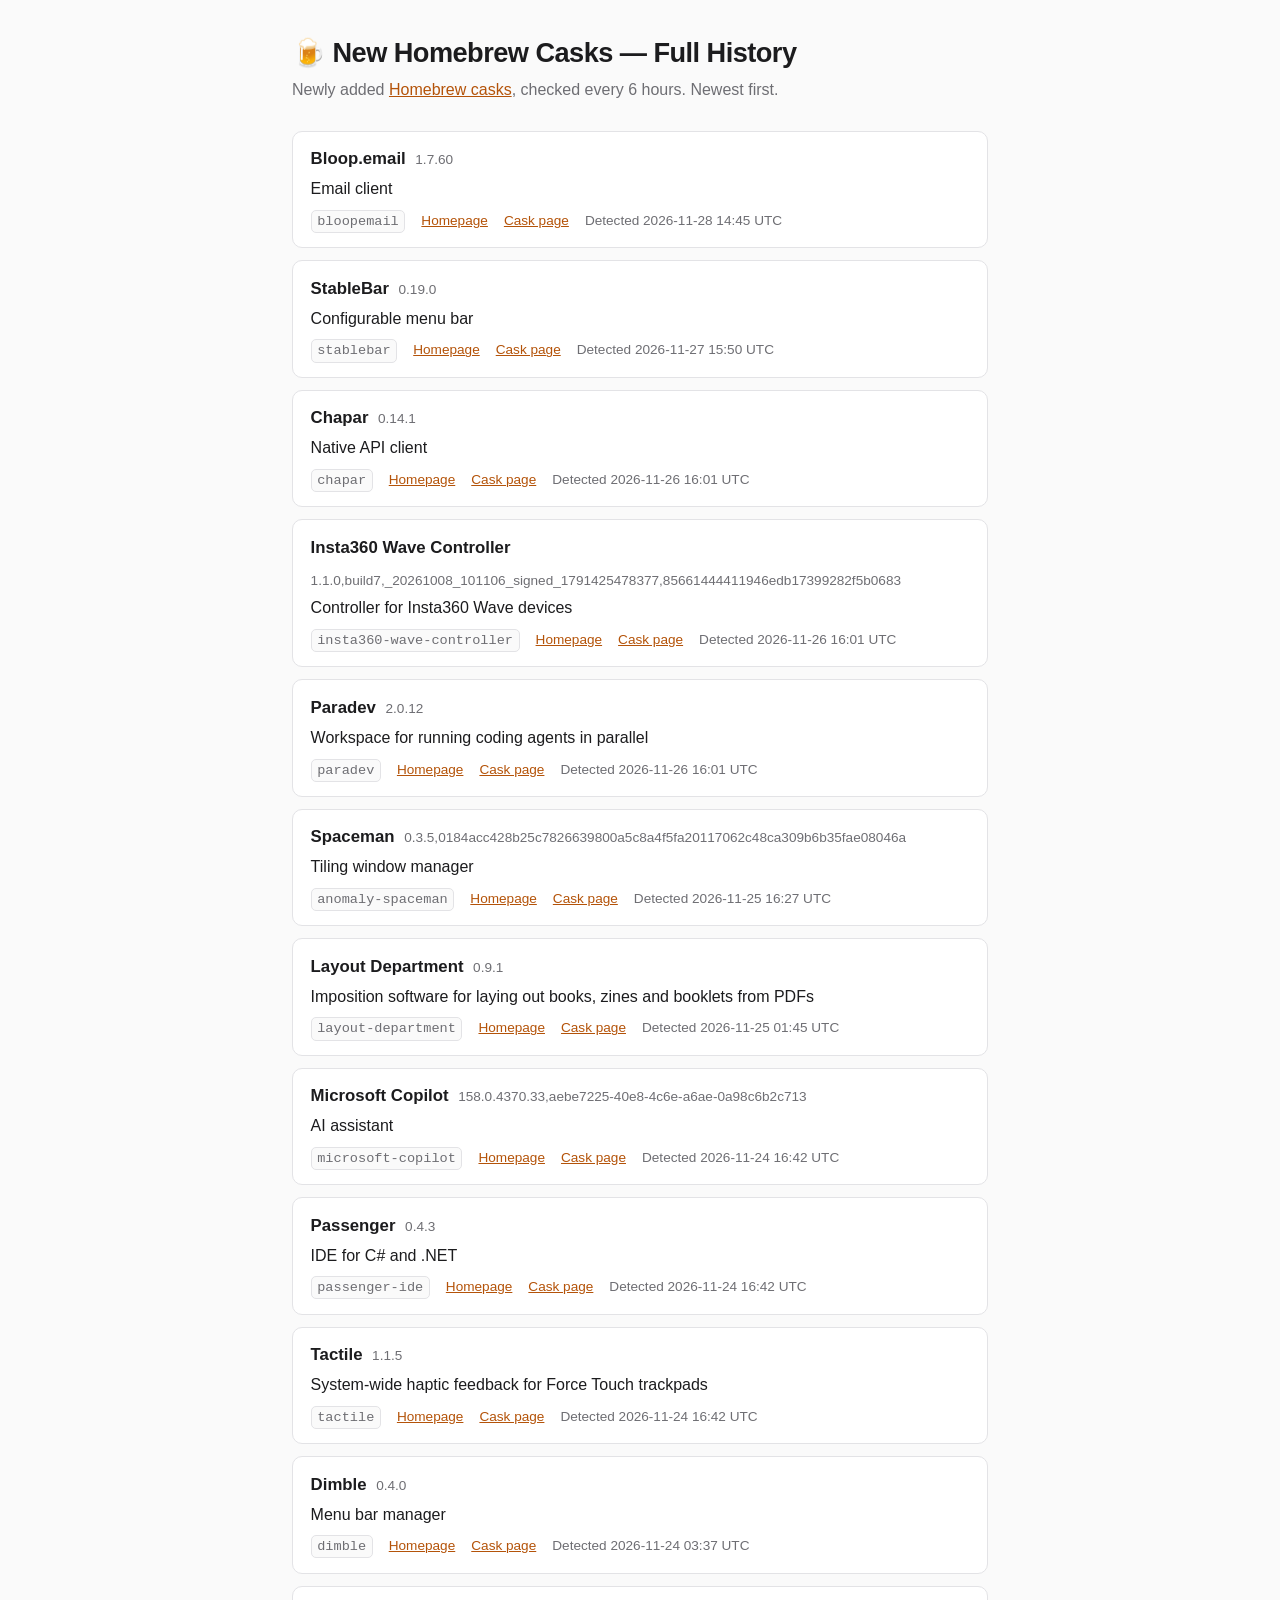
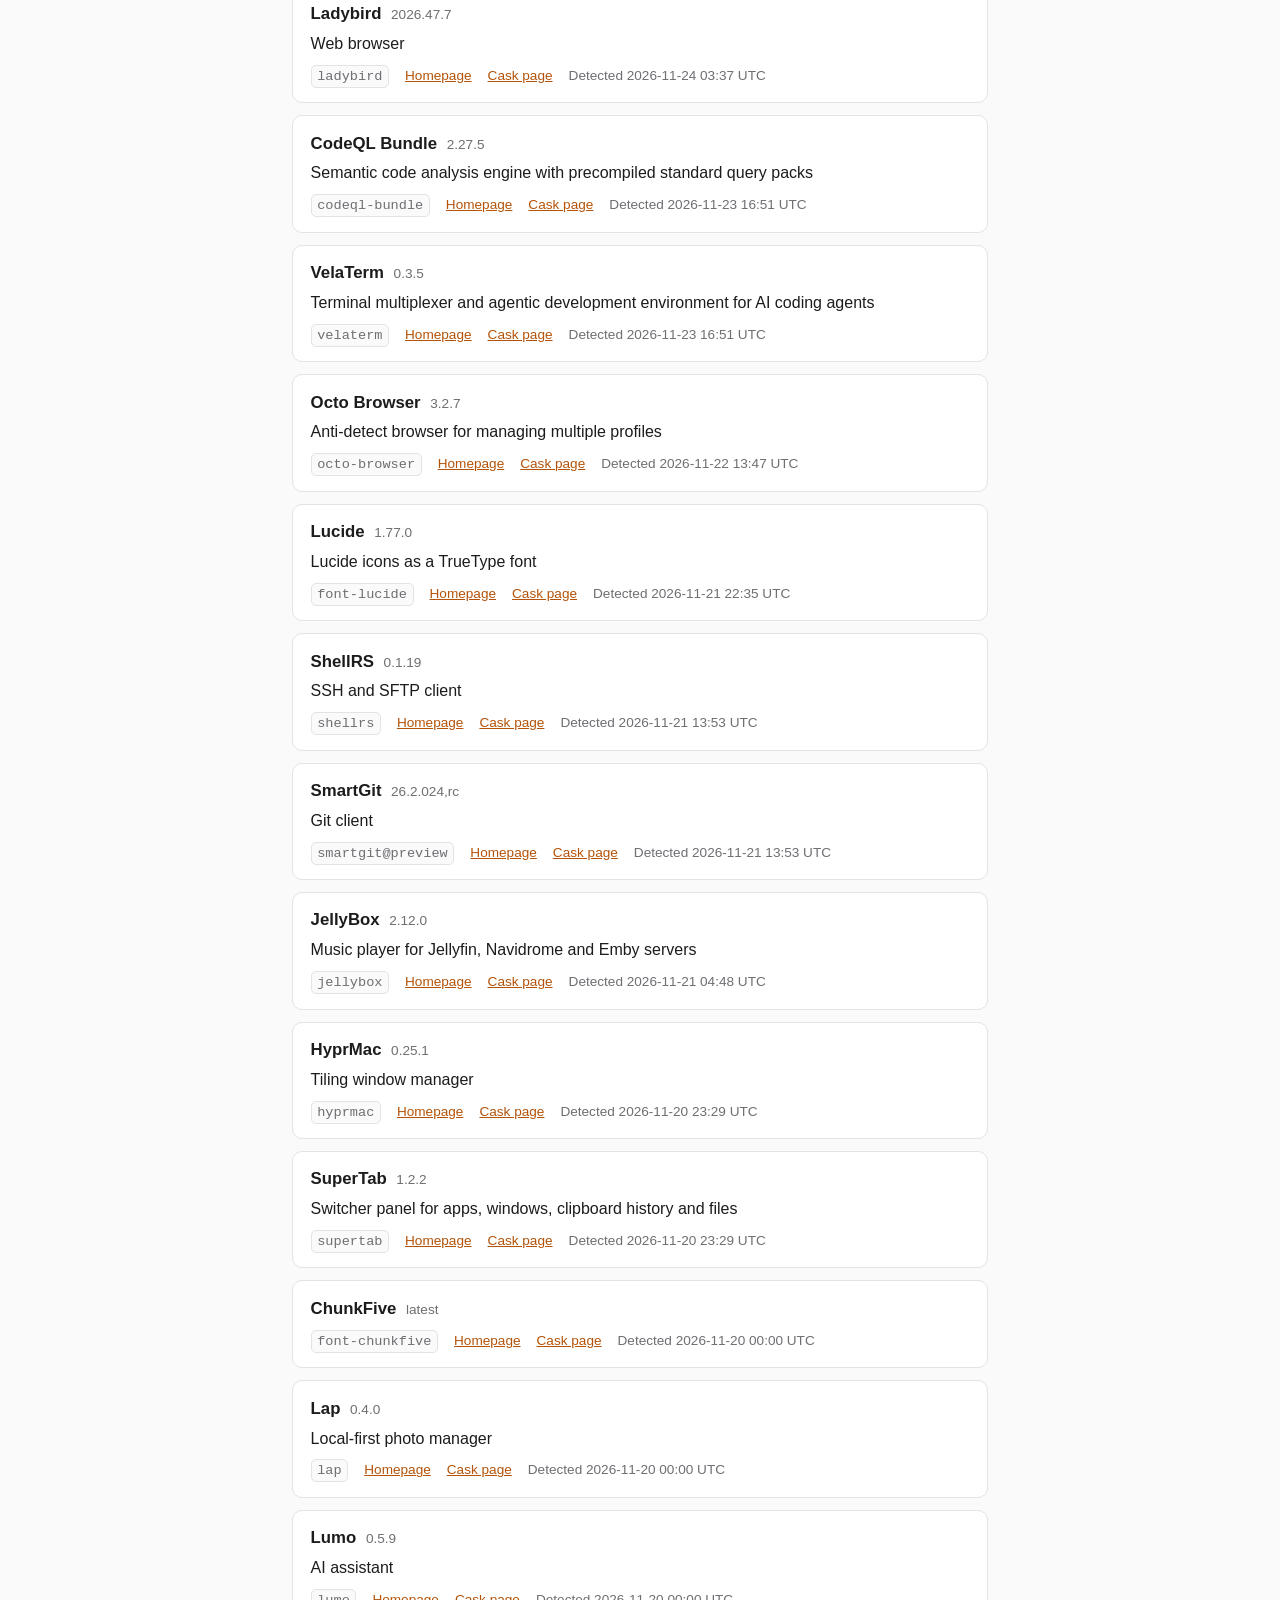
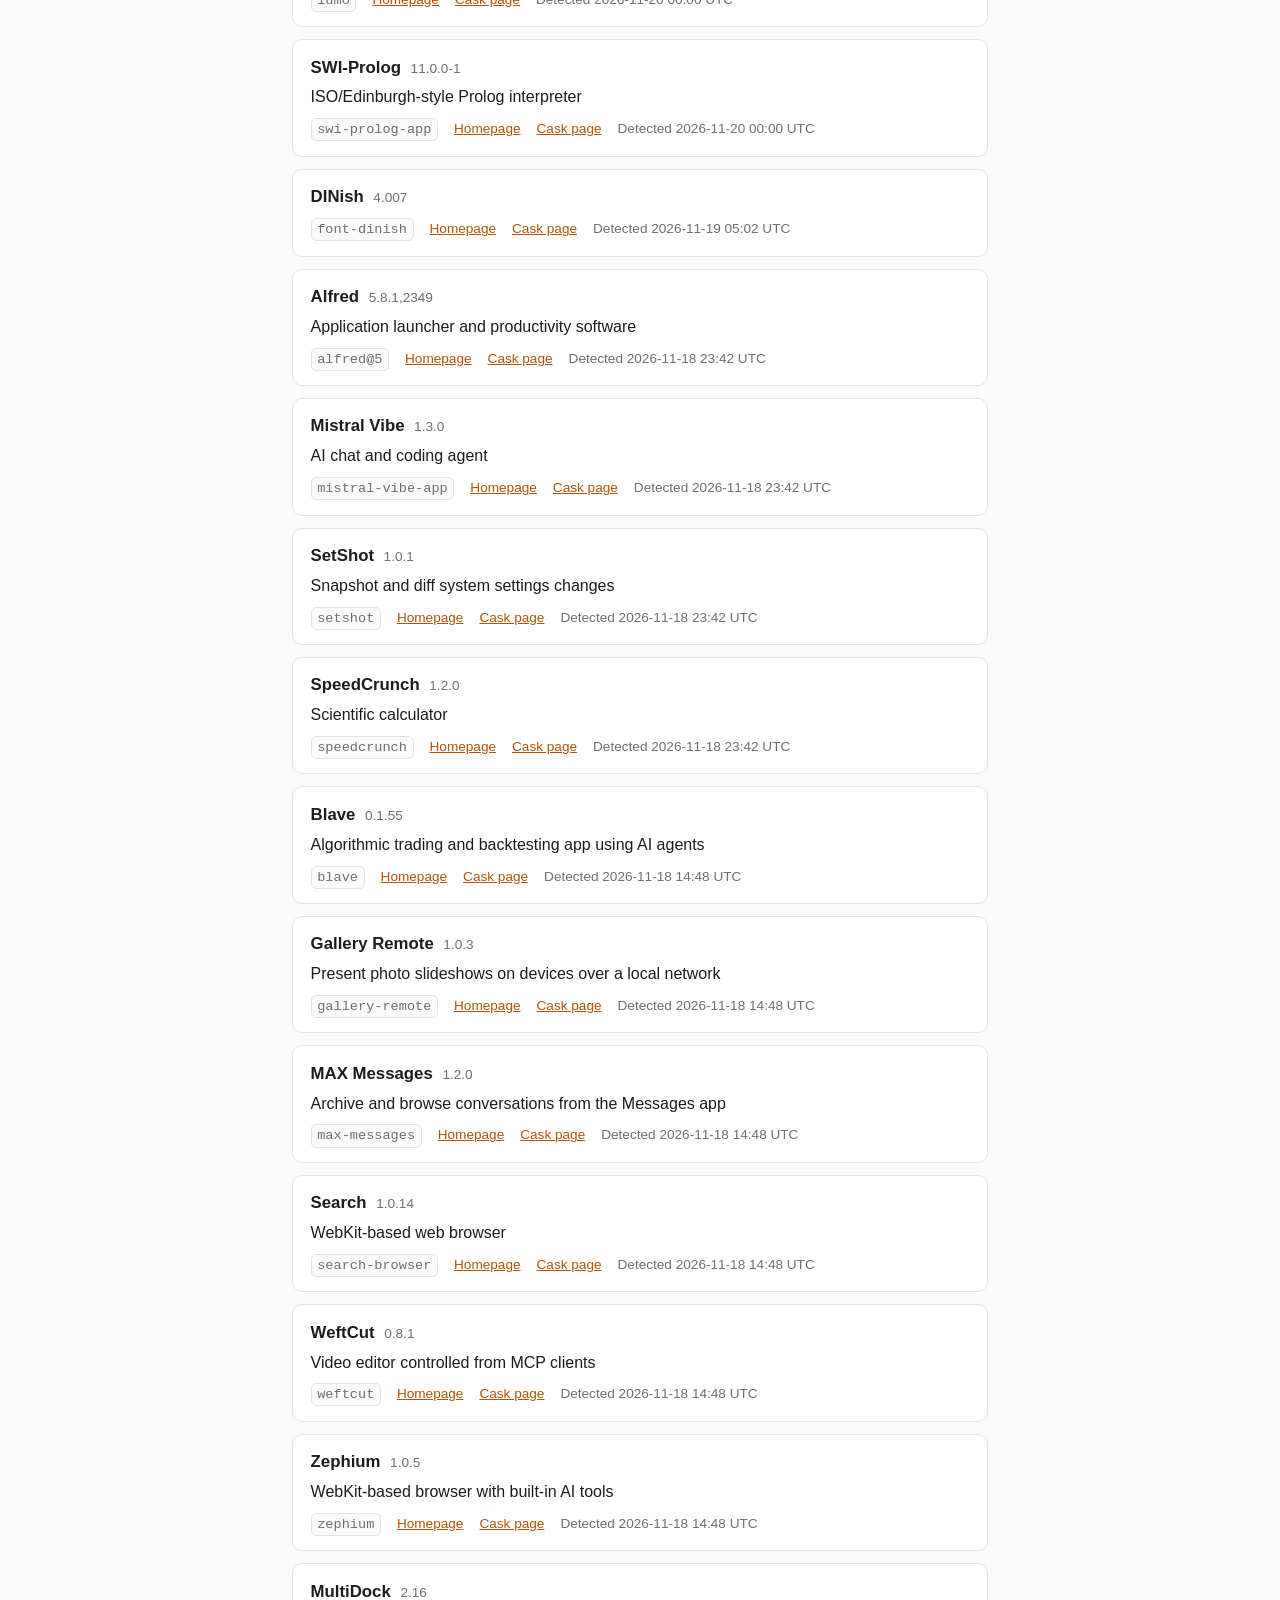
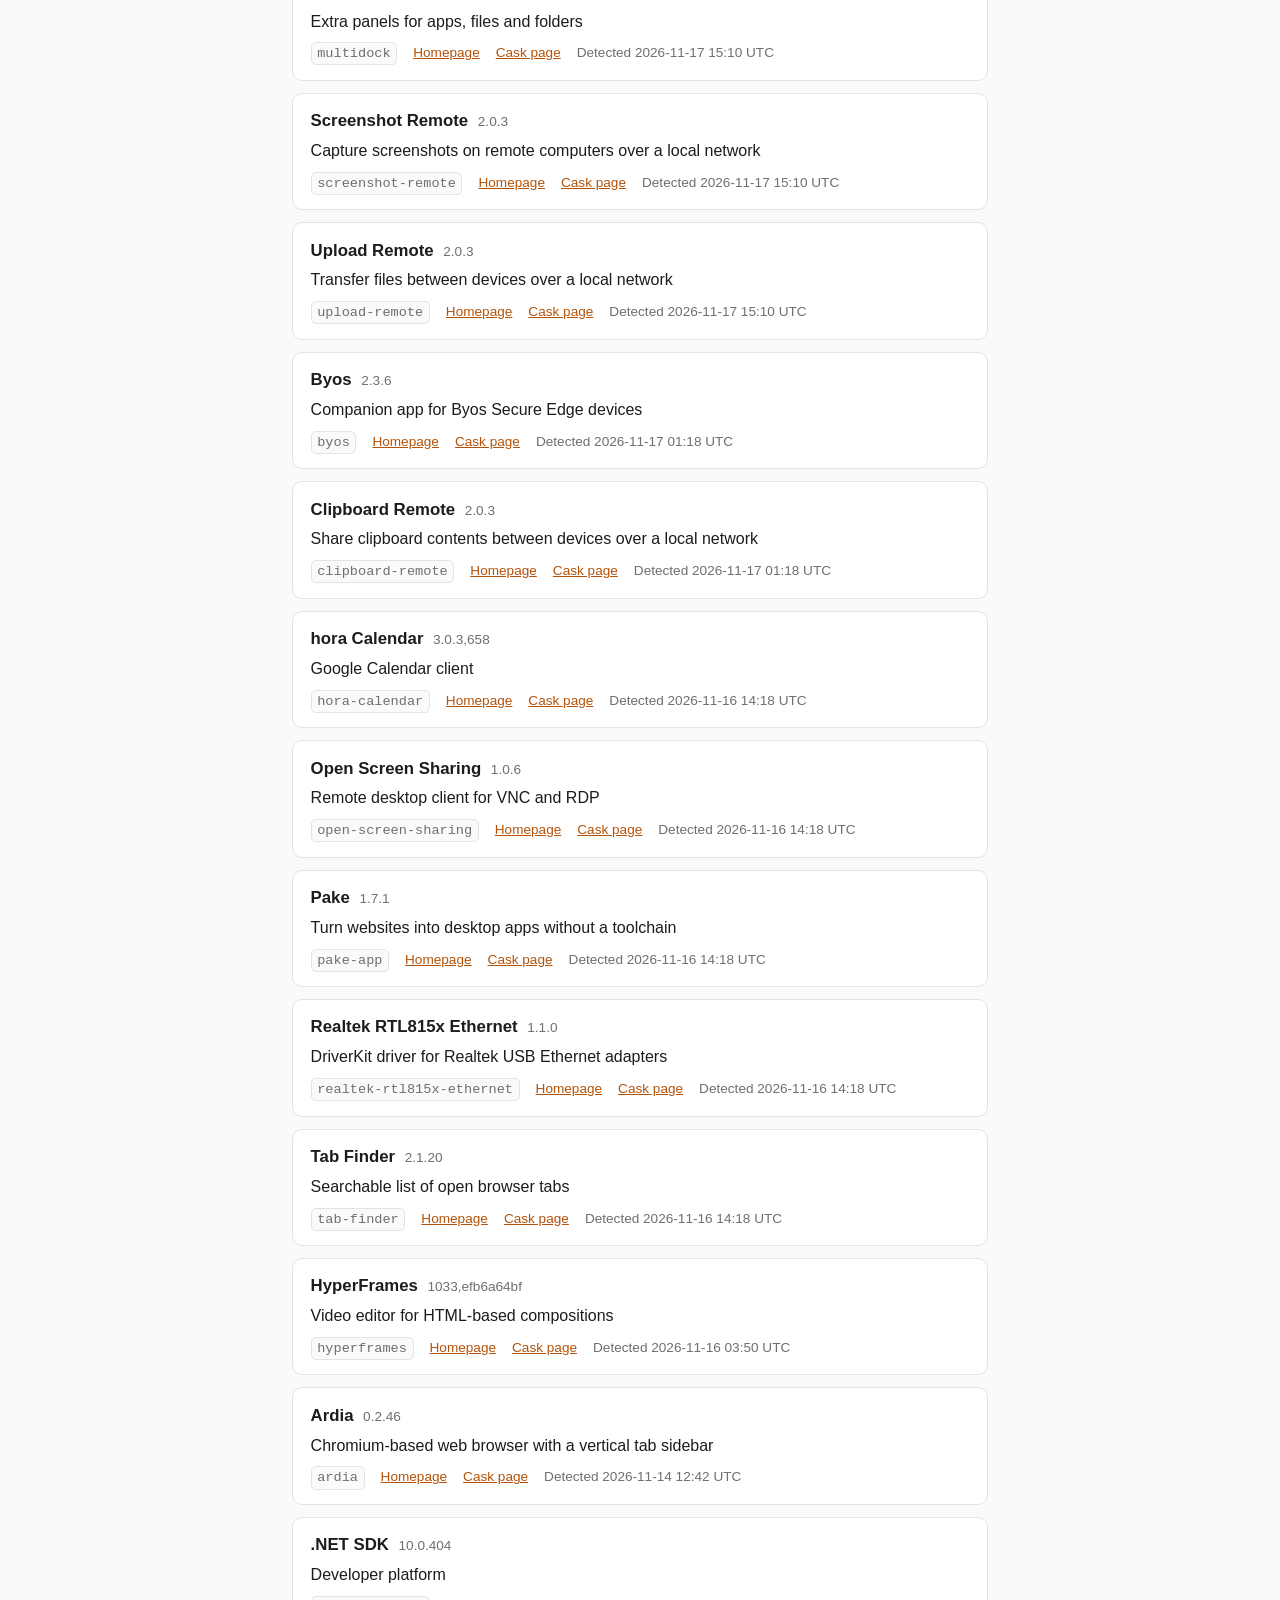
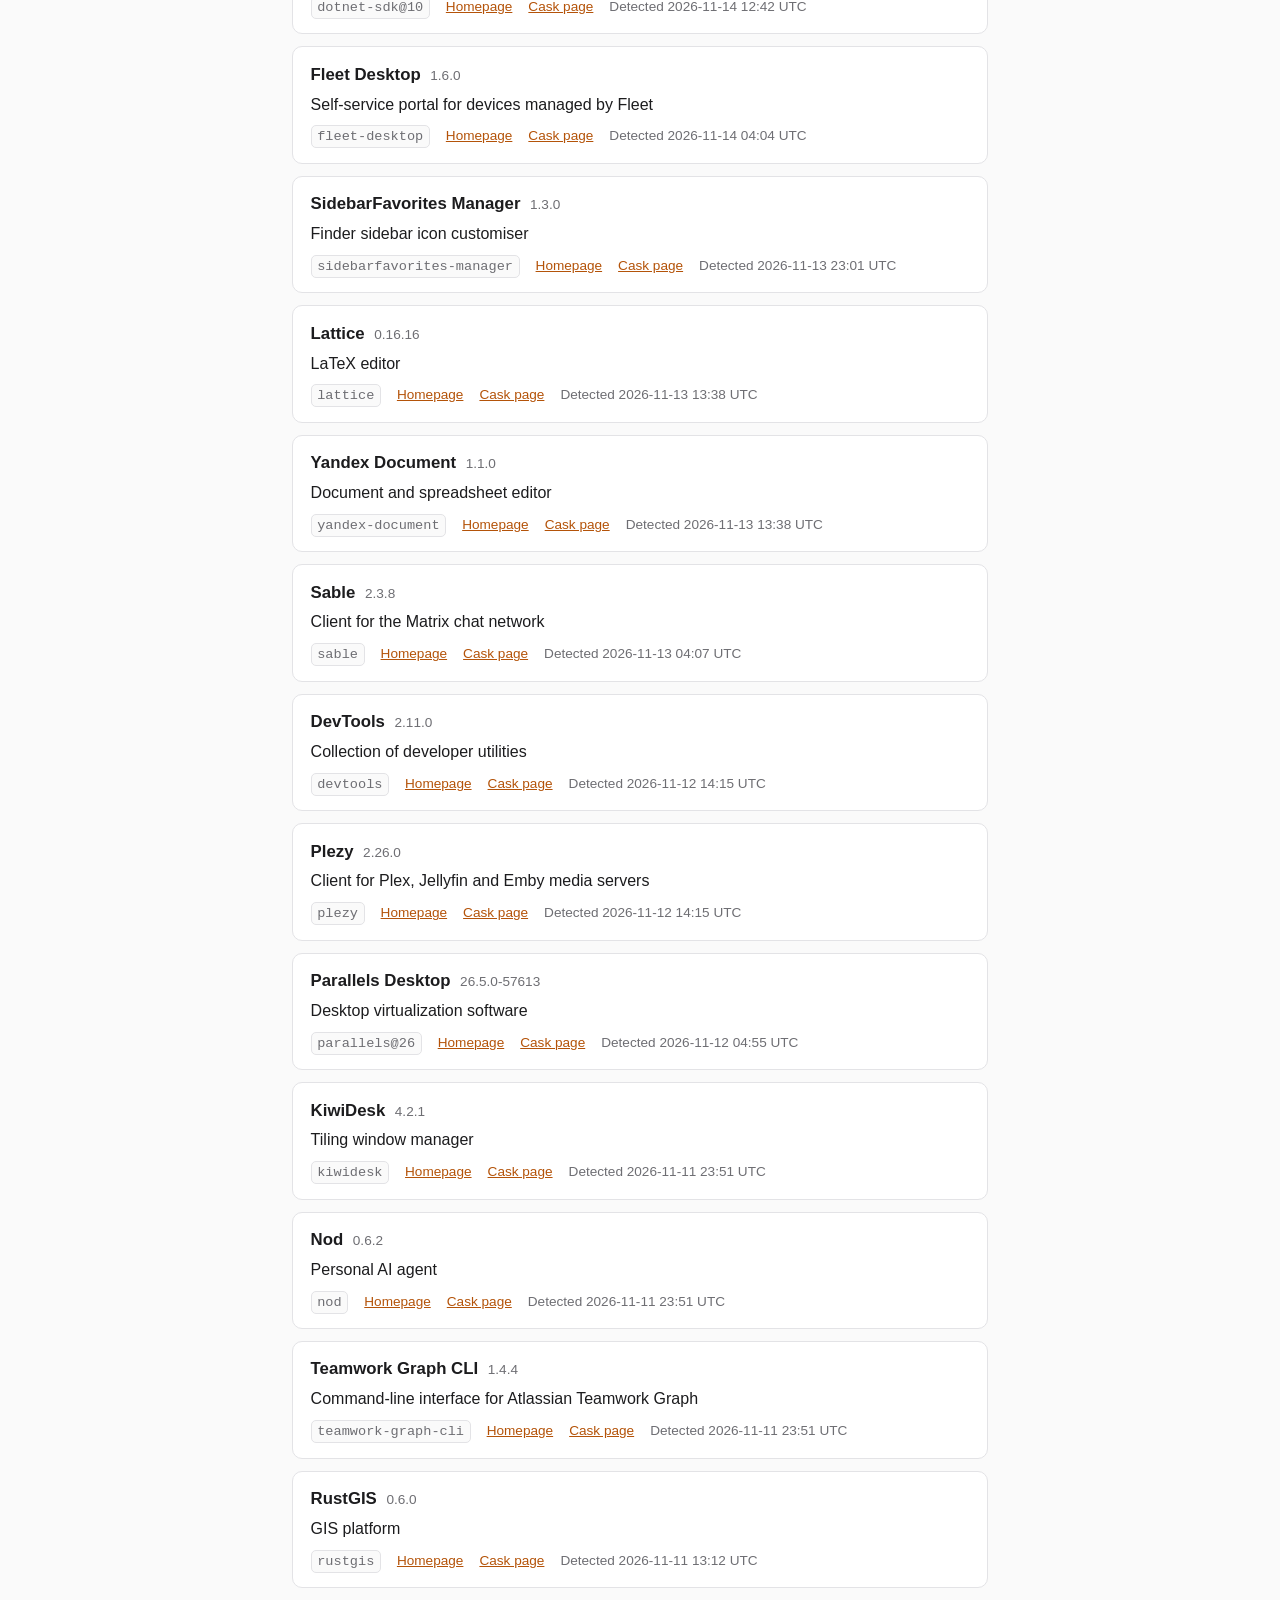
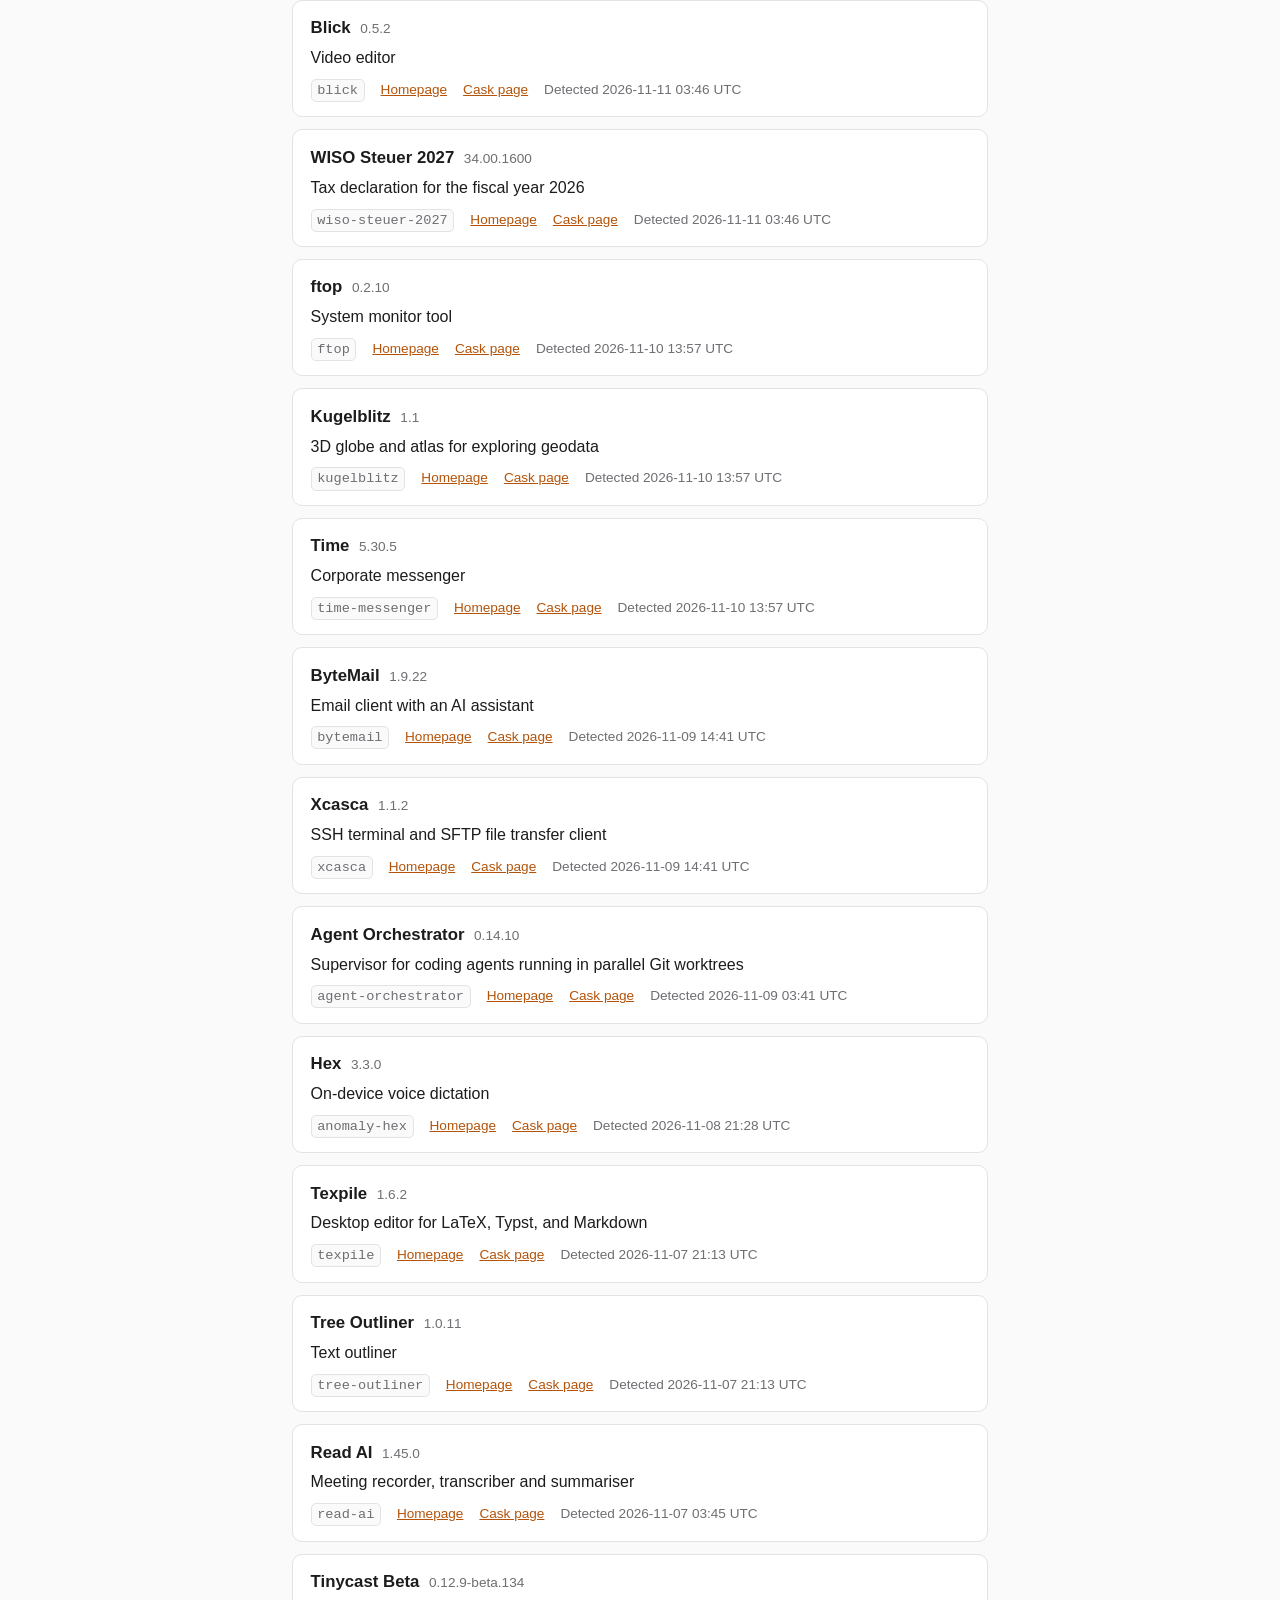
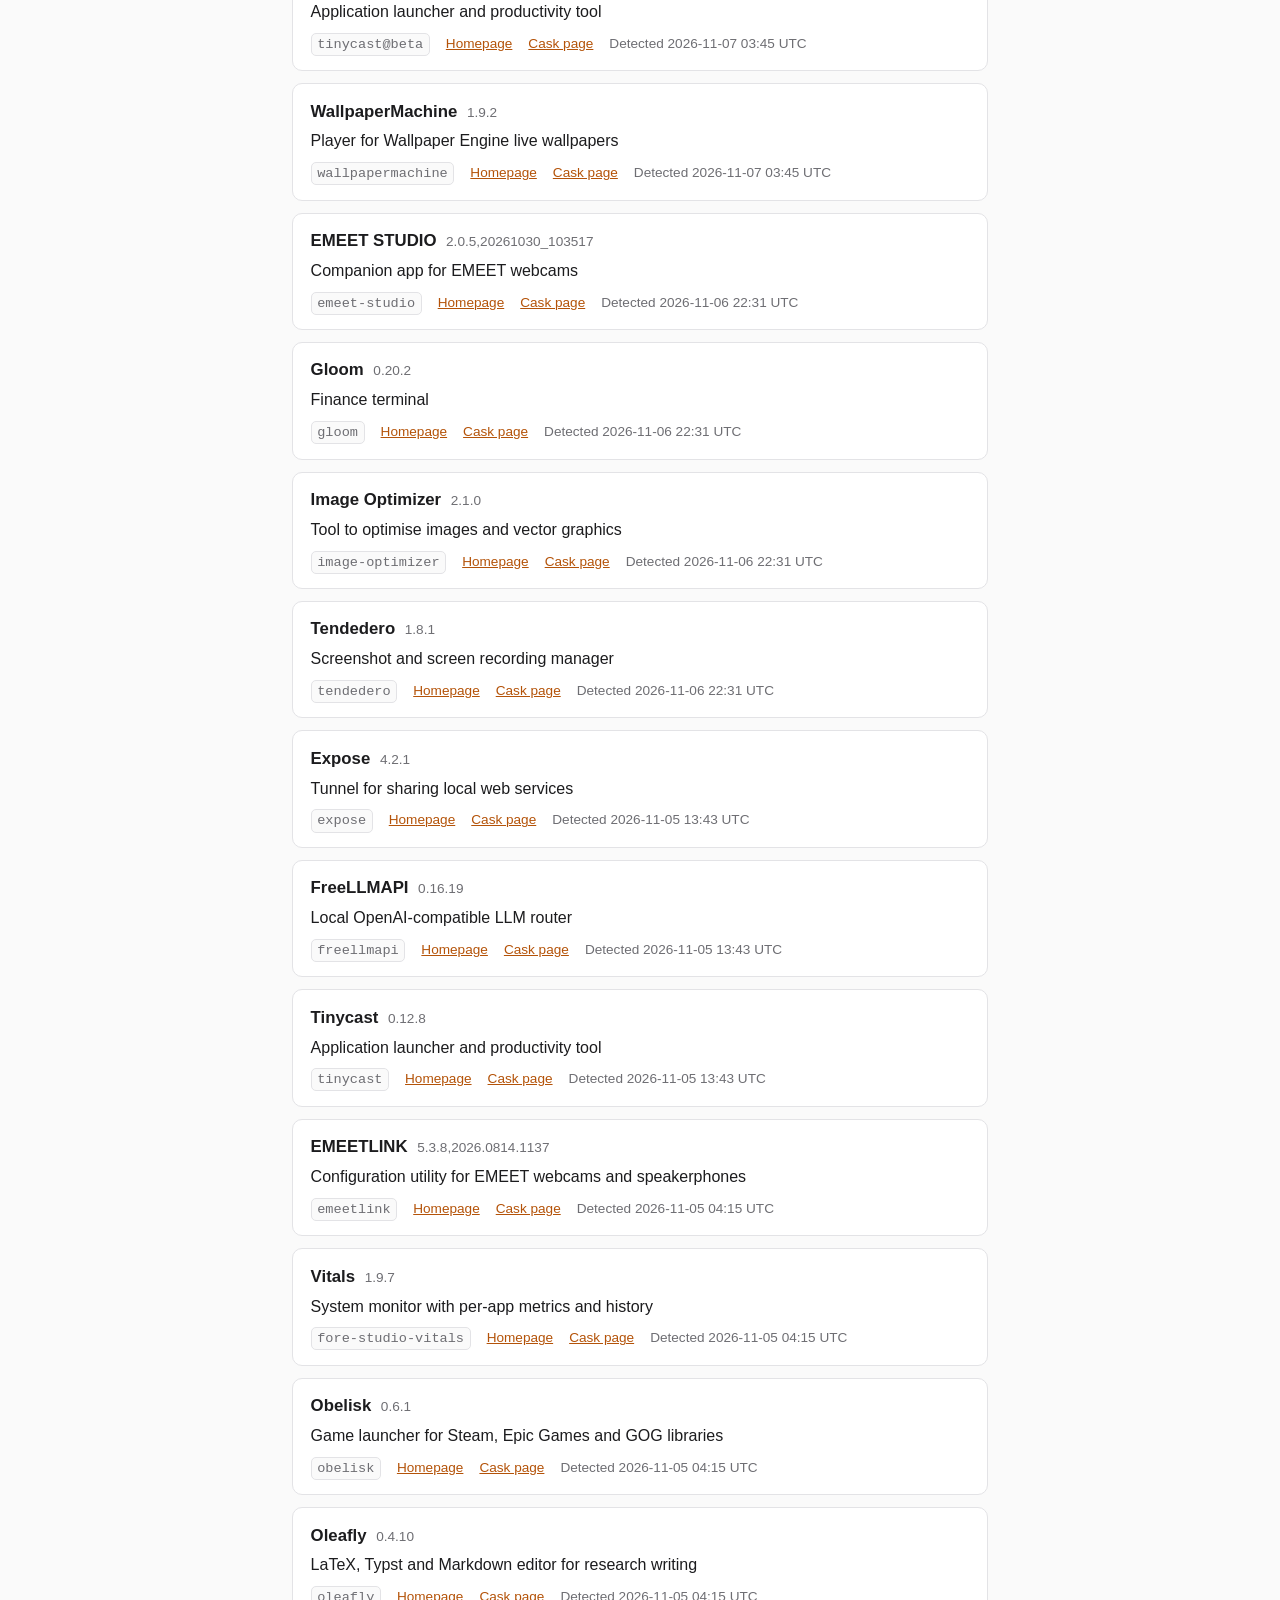
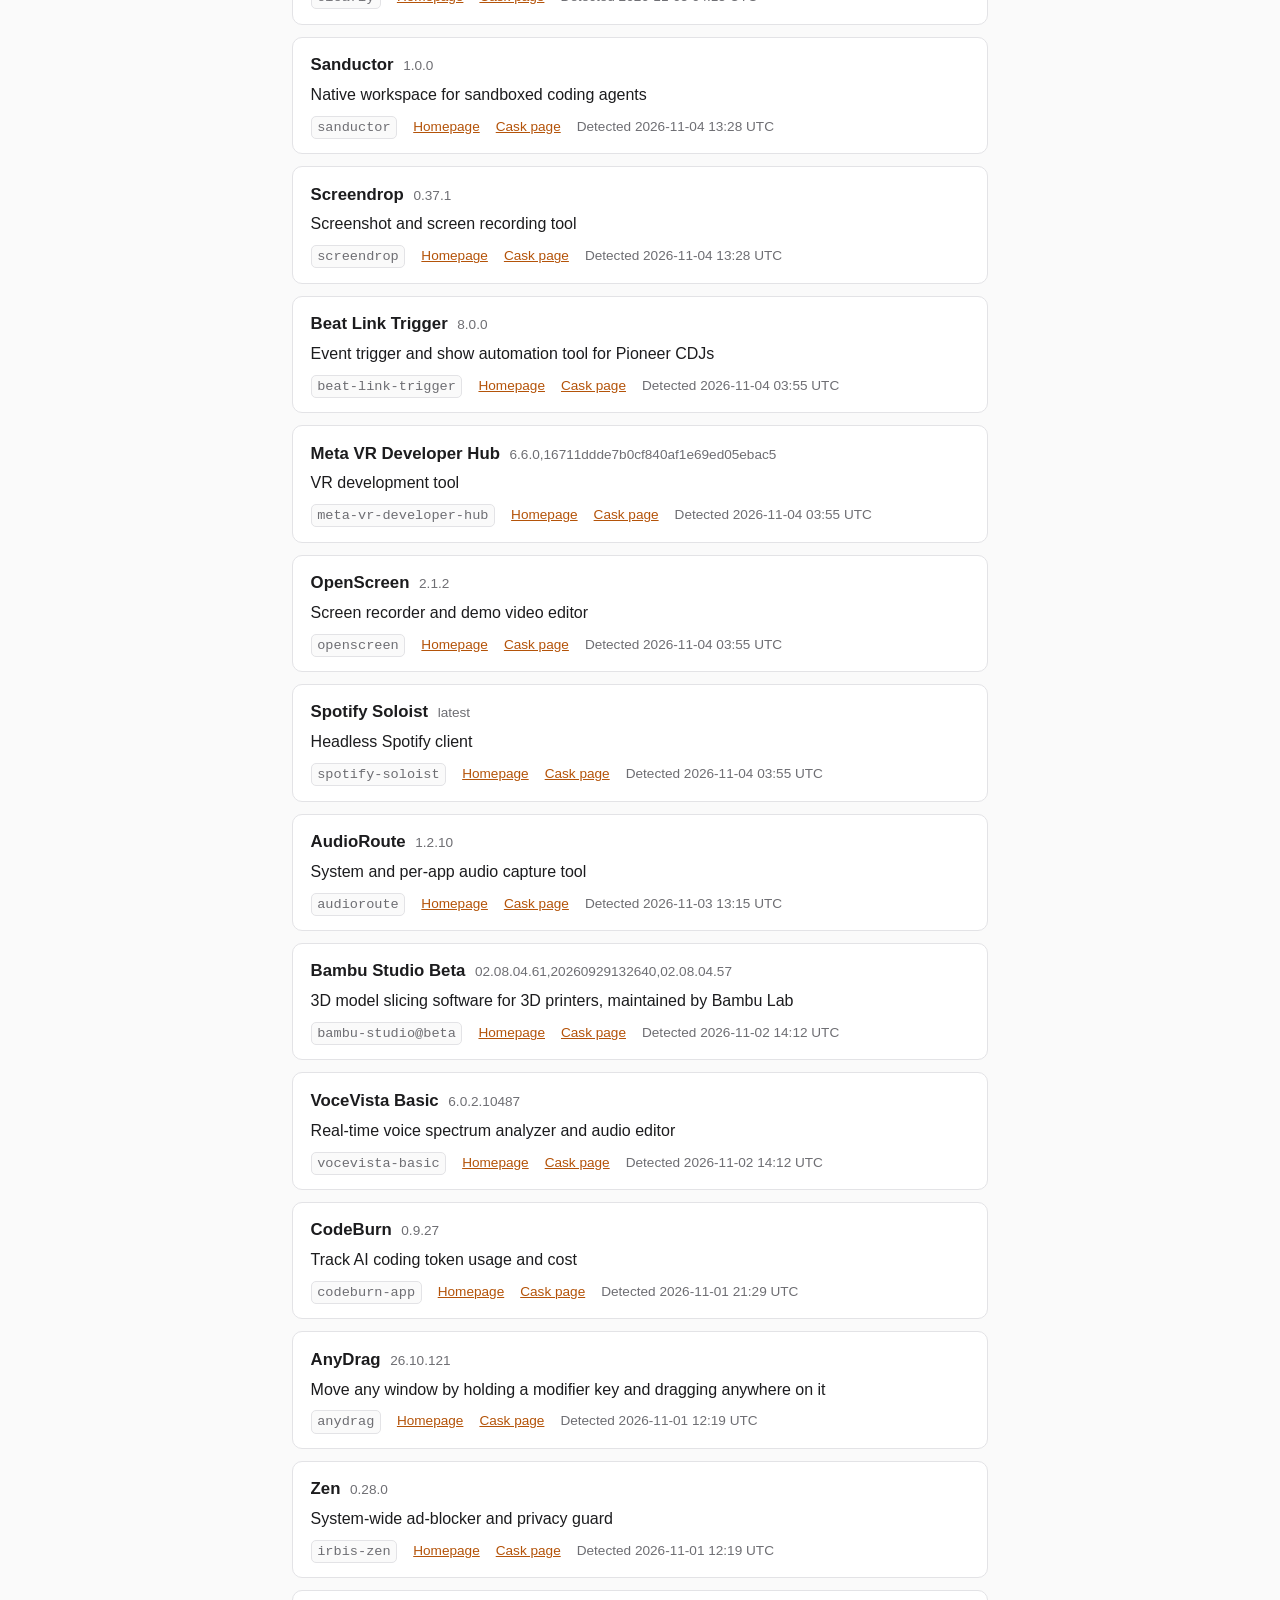
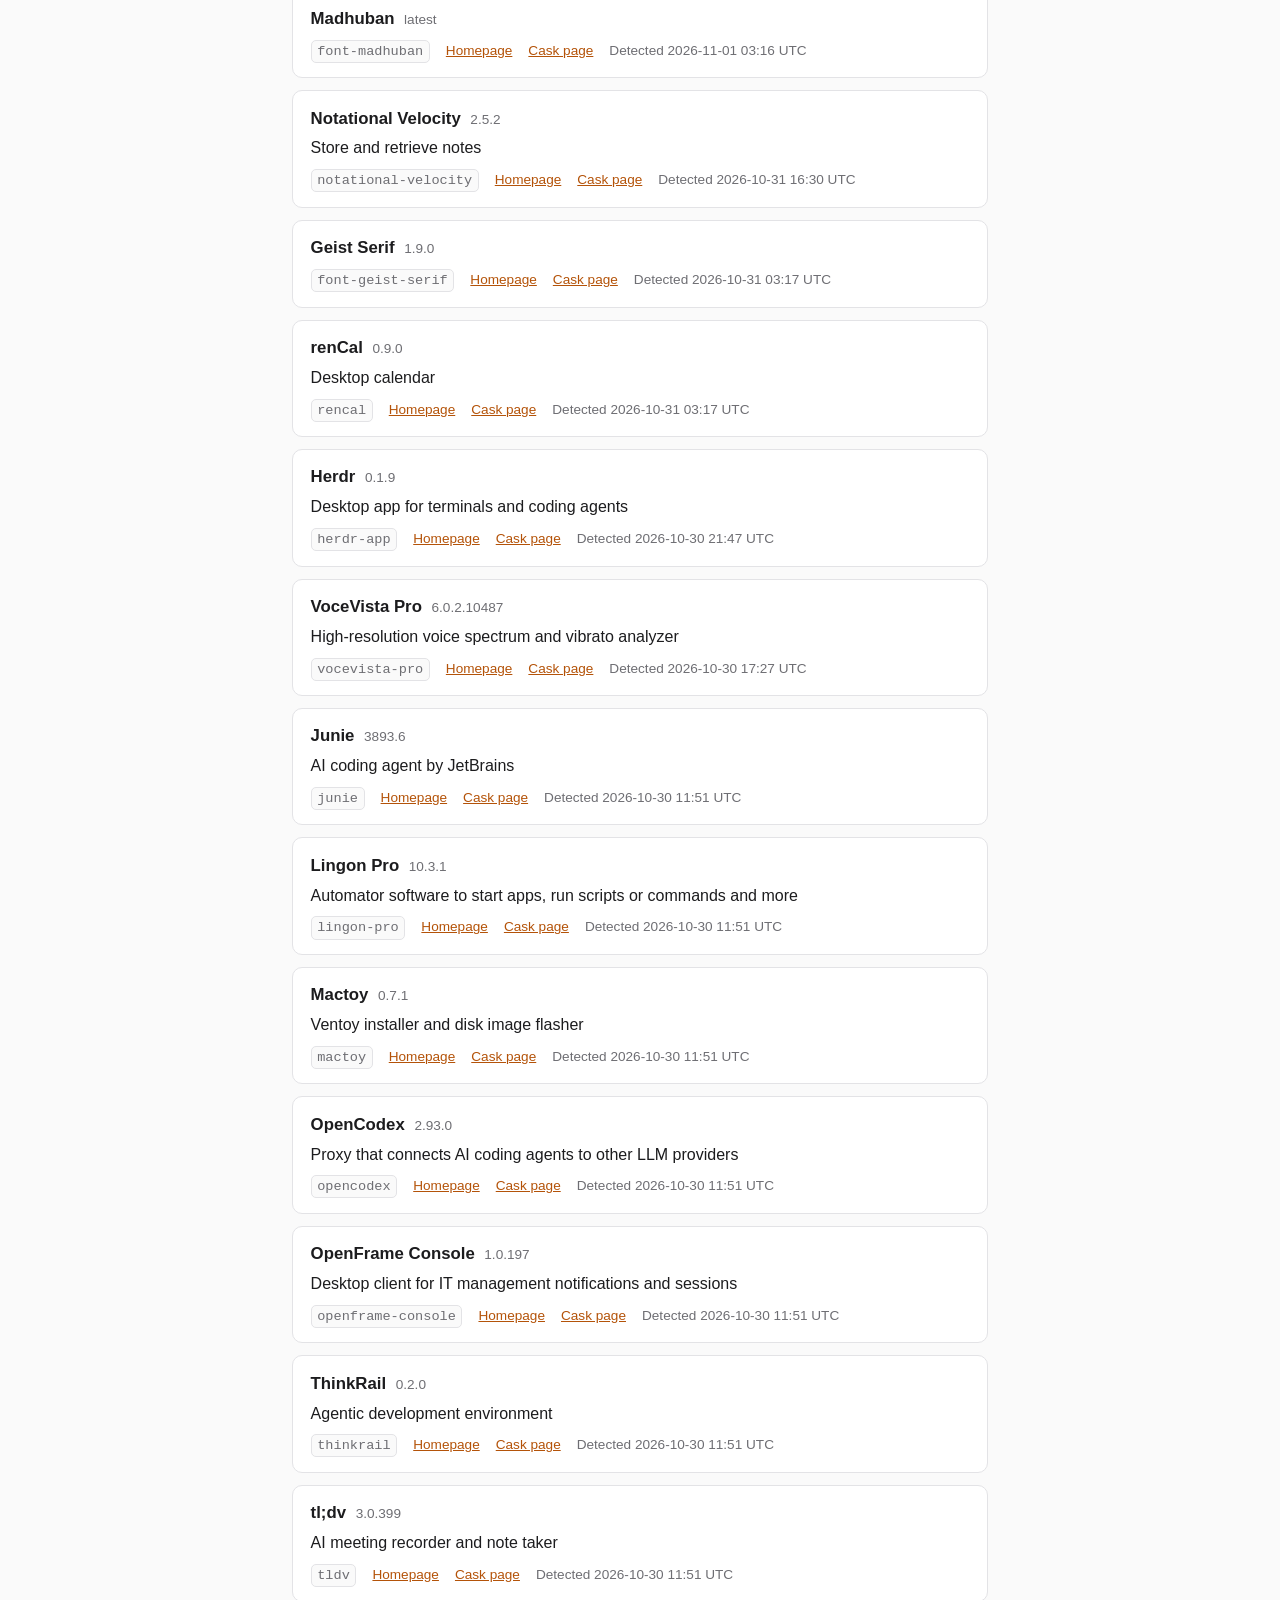
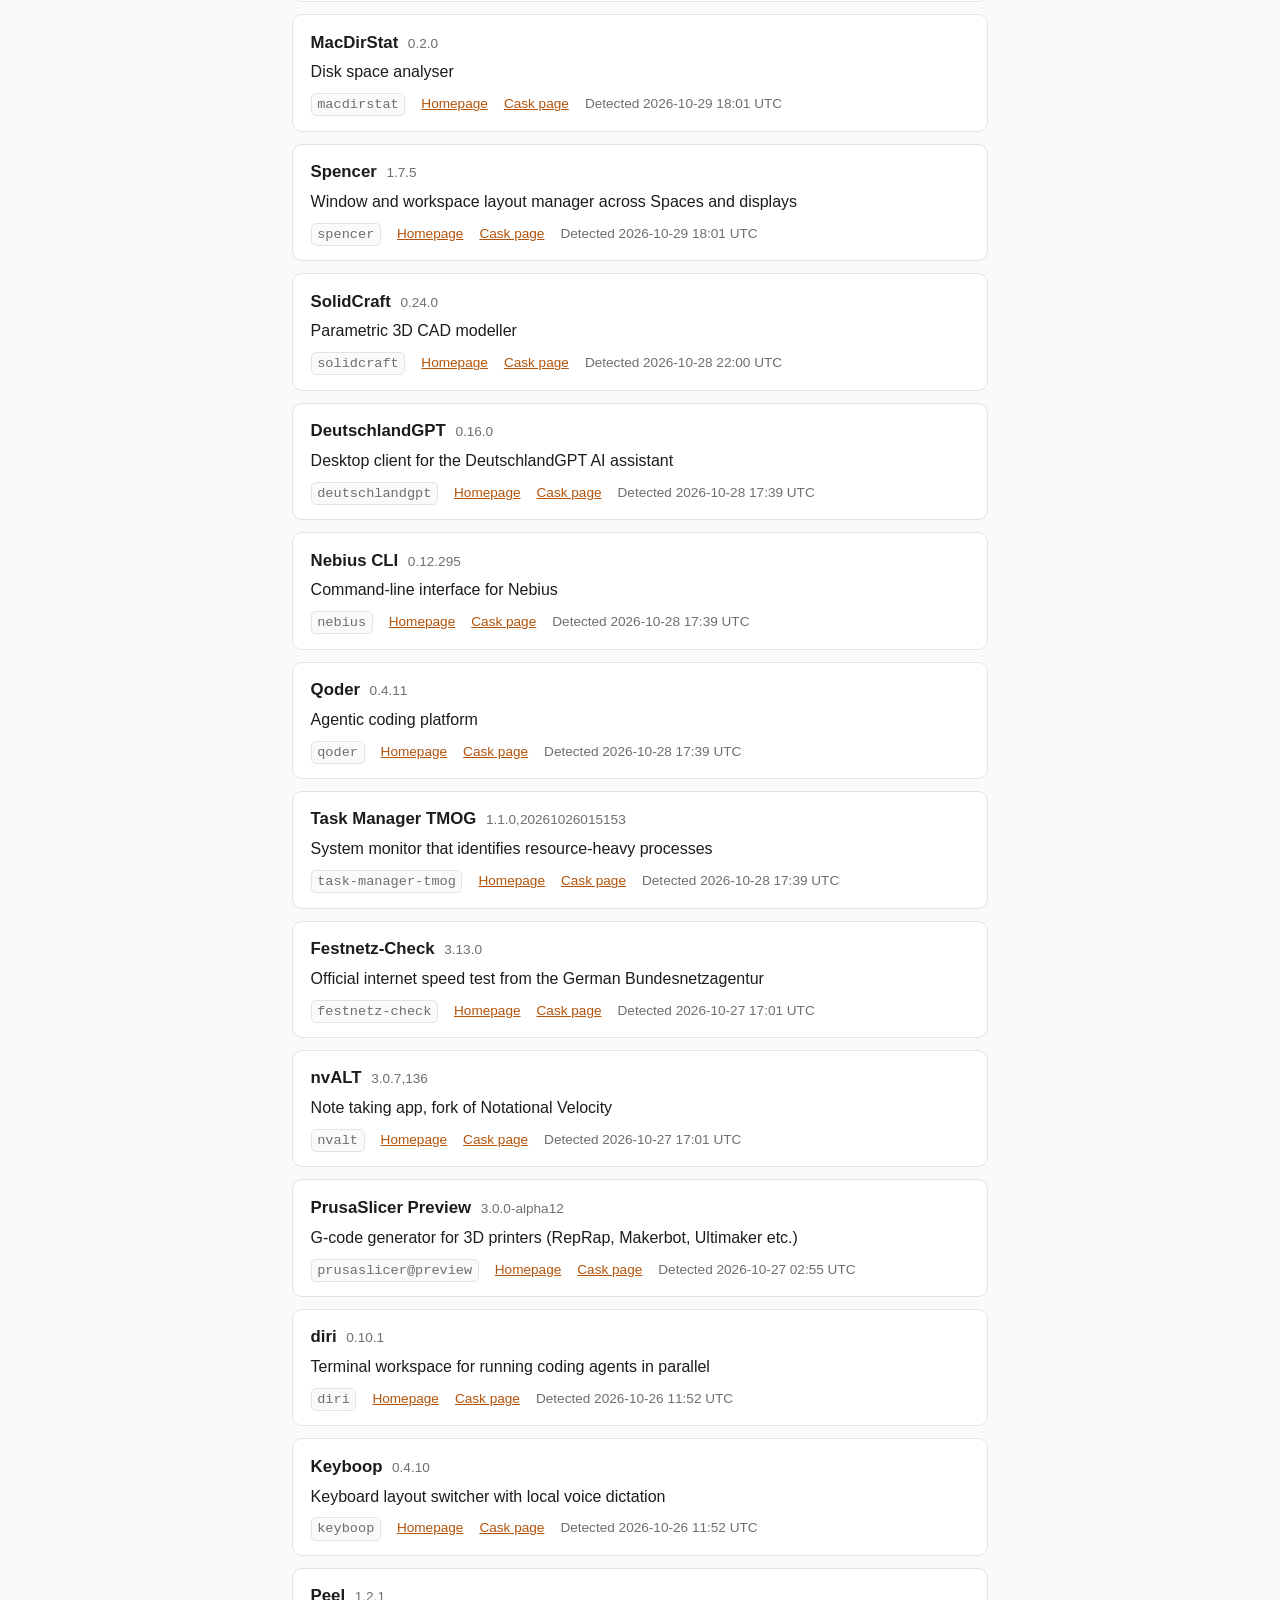
<file: docs/history.html>
<!DOCTYPE html>
<html lang="en">
<head>
  <meta charset="utf-8">
  <meta name="viewport" content="width=device-width, initial-scale=1">
  <title>New Homebrew Casks — Full History</title>
  <link rel="stylesheet" href="style.css">
  <link rel="alternate" type="application/rss+xml" title="New Homebrew Casks" href="feed.xml">
</head>
<body>
  <header>
    <h1>🍺 New Homebrew Casks — Full History</h1>
    <p class="subtitle">
      Newly added <a href="https://formulae.brew.sh/cask/">Homebrew casks</a>,
      checked every 6 hours. Newest first.
    </p>
  </header>

  <main>
    
      
      <ul class="casks">
        
        <li class="cask">
          <div class="cask-head">
            <span class="cask-name">Bloop.email</span>
            <span class="cask-version">1.7.60</span>
          </div>
          <p class="cask-desc">Email client</p>
          <div class="cask-meta">
            <code class="cask-token">bloopemail</code>
            <a href="https://bloop.email/" rel="noopener">Homepage</a>
            <a href="https://formulae.brew.sh/cask/bloopemail" rel="noopener">Cask page</a>
            <time datetime="2026-11-28T14:45:10Z">Detected 2026-11-28 14:45 UTC</time>
          </div>
        </li>
        
        <li class="cask">
          <div class="cask-head">
            <span class="cask-name">StableBar</span>
            <span class="cask-version">0.19.0</span>
          </div>
          <p class="cask-desc">Configurable menu bar</p>
          <div class="cask-meta">
            <code class="cask-token">stablebar</code>
            <a href="https://stablebar.app/" rel="noopener">Homepage</a>
            <a href="https://formulae.brew.sh/cask/stablebar" rel="noopener">Cask page</a>
            <time datetime="2026-11-27T15:50:04Z">Detected 2026-11-27 15:50 UTC</time>
          </div>
        </li>
        
        <li class="cask">
          <div class="cask-head">
            <span class="cask-name">Chapar</span>
            <span class="cask-version">0.14.1</span>
          </div>
          <p class="cask-desc">Native API client</p>
          <div class="cask-meta">
            <code class="cask-token">chapar</code>
            <a href="https://chapar.rest/" rel="noopener">Homepage</a>
            <a href="https://formulae.brew.sh/cask/chapar" rel="noopener">Cask page</a>
            <time datetime="2026-11-26T16:01:27Z">Detected 2026-11-26 16:01 UTC</time>
          </div>
        </li>
        
        <li class="cask">
          <div class="cask-head">
            <span class="cask-name">Insta360 Wave Controller</span>
            <span class="cask-version">1.1.0,build7,_20261008_101106_signed_1791425478377,85661444411946edb17399282f5b0683</span>
          </div>
          <p class="cask-desc">Controller for Insta360 Wave devices</p>
          <div class="cask-meta">
            <code class="cask-token">insta360-wave-controller</code>
            <a href="https://www.insta360.com/download/insta360-wave" rel="noopener">Homepage</a>
            <a href="https://formulae.brew.sh/cask/insta360-wave-controller" rel="noopener">Cask page</a>
            <time datetime="2026-11-26T16:01:27Z">Detected 2026-11-26 16:01 UTC</time>
          </div>
        </li>
        
        <li class="cask">
          <div class="cask-head">
            <span class="cask-name">Paradev</span>
            <span class="cask-version">2.0.12</span>
          </div>
          <p class="cask-desc">Workspace for running coding agents in parallel</p>
          <div class="cask-meta">
            <code class="cask-token">paradev</code>
            <a href="https://paradev.com/" rel="noopener">Homepage</a>
            <a href="https://formulae.brew.sh/cask/paradev" rel="noopener">Cask page</a>
            <time datetime="2026-11-26T16:01:27Z">Detected 2026-11-26 16:01 UTC</time>
          </div>
        </li>
        
        <li class="cask">
          <div class="cask-head">
            <span class="cask-name">Spaceman</span>
            <span class="cask-version">0.3.5,0184acc428b25c7826639800a5c8a4f5fa20117062c48ca309b6b35fae08046a</span>
          </div>
          <p class="cask-desc">Tiling window manager</p>
          <div class="cask-meta">
            <code class="cask-token">anomaly-spaceman</code>
            <a href="https://anoma.ly/spaceman/" rel="noopener">Homepage</a>
            <a href="https://formulae.brew.sh/cask/anomaly-spaceman" rel="noopener">Cask page</a>
            <time datetime="2026-11-25T16:27:54Z">Detected 2026-11-25 16:27 UTC</time>
          </div>
        </li>
        
        <li class="cask">
          <div class="cask-head">
            <span class="cask-name">Layout Department</span>
            <span class="cask-version">0.9.1</span>
          </div>
          <p class="cask-desc">Imposition software for laying out books, zines and booklets from PDFs</p>
          <div class="cask-meta">
            <code class="cask-token">layout-department</code>
            <a href="https://layoutdepartment.com/" rel="noopener">Homepage</a>
            <a href="https://formulae.brew.sh/cask/layout-department" rel="noopener">Cask page</a>
            <time datetime="2026-11-25T01:45:02Z">Detected 2026-11-25 01:45 UTC</time>
          </div>
        </li>
        
        <li class="cask">
          <div class="cask-head">
            <span class="cask-name">Microsoft Copilot</span>
            <span class="cask-version">158.0.4370.33,aebe7225-40e8-4c6e-a6ae-0a98c6b2c713</span>
          </div>
          <p class="cask-desc">AI assistant</p>
          <div class="cask-meta">
            <code class="cask-token">microsoft-copilot</code>
            <a href="https://www.microsoft.com/en-us/copilot/download-copilot-app" rel="noopener">Homepage</a>
            <a href="https://formulae.brew.sh/cask/microsoft-copilot" rel="noopener">Cask page</a>
            <time datetime="2026-11-24T16:42:49Z">Detected 2026-11-24 16:42 UTC</time>
          </div>
        </li>
        
        <li class="cask">
          <div class="cask-head">
            <span class="cask-name">Passenger</span>
            <span class="cask-version">0.4.3</span>
          </div>
          <p class="cask-desc">IDE for C# and .NET</p>
          <div class="cask-meta">
            <code class="cask-token">passenger-ide</code>
            <a href="https://passenger-ide.net/" rel="noopener">Homepage</a>
            <a href="https://formulae.brew.sh/cask/passenger-ide" rel="noopener">Cask page</a>
            <time datetime="2026-11-24T16:42:49Z">Detected 2026-11-24 16:42 UTC</time>
          </div>
        </li>
        
        <li class="cask">
          <div class="cask-head">
            <span class="cask-name">Tactile</span>
            <span class="cask-version">1.1.5</span>
          </div>
          <p class="cask-desc">System-wide haptic feedback for Force Touch trackpads</p>
          <div class="cask-meta">
            <code class="cask-token">tactile</code>
            <a href="https://tactile.masn.studio/" rel="noopener">Homepage</a>
            <a href="https://formulae.brew.sh/cask/tactile" rel="noopener">Cask page</a>
            <time datetime="2026-11-24T16:42:49Z">Detected 2026-11-24 16:42 UTC</time>
          </div>
        </li>
        
        <li class="cask">
          <div class="cask-head">
            <span class="cask-name">Dimble</span>
            <span class="cask-version">0.4.0</span>
          </div>
          <p class="cask-desc">Menu bar manager</p>
          <div class="cask-meta">
            <code class="cask-token">dimble</code>
            <a href="https://dimble.fif7y.com/" rel="noopener">Homepage</a>
            <a href="https://formulae.brew.sh/cask/dimble" rel="noopener">Cask page</a>
            <time datetime="2026-11-24T03:37:28Z">Detected 2026-11-24 03:37 UTC</time>
          </div>
        </li>
        
        <li class="cask">
          <div class="cask-head">
            <span class="cask-name">Ladybird</span>
            <span class="cask-version">2026.47.7</span>
          </div>
          <p class="cask-desc">Web browser</p>
          <div class="cask-meta">
            <code class="cask-token">ladybird</code>
            <a href="https://ladybird.org/" rel="noopener">Homepage</a>
            <a href="https://formulae.brew.sh/cask/ladybird" rel="noopener">Cask page</a>
            <time datetime="2026-11-24T03:37:28Z">Detected 2026-11-24 03:37 UTC</time>
          </div>
        </li>
        
        <li class="cask">
          <div class="cask-head">
            <span class="cask-name">CodeQL Bundle</span>
            <span class="cask-version">2.27.5</span>
          </div>
          <p class="cask-desc">Semantic code analysis engine with precompiled standard query packs</p>
          <div class="cask-meta">
            <code class="cask-token">codeql-bundle</code>
            <a href="https://codeql.github.com/" rel="noopener">Homepage</a>
            <a href="https://formulae.brew.sh/cask/codeql-bundle" rel="noopener">Cask page</a>
            <time datetime="2026-11-23T16:51:25Z">Detected 2026-11-23 16:51 UTC</time>
          </div>
        </li>
        
        <li class="cask">
          <div class="cask-head">
            <span class="cask-name">VelaTerm</span>
            <span class="cask-version">0.3.5</span>
          </div>
          <p class="cask-desc">Terminal multiplexer and agentic development environment for AI coding agents</p>
          <div class="cask-meta">
            <code class="cask-token">velaterm</code>
            <a href="https://velaterm.com/" rel="noopener">Homepage</a>
            <a href="https://formulae.brew.sh/cask/velaterm" rel="noopener">Cask page</a>
            <time datetime="2026-11-23T16:51:25Z">Detected 2026-11-23 16:51 UTC</time>
          </div>
        </li>
        
        <li class="cask">
          <div class="cask-head">
            <span class="cask-name">Octo Browser</span>
            <span class="cask-version">3.2.7</span>
          </div>
          <p class="cask-desc">Anti-detect browser for managing multiple profiles</p>
          <div class="cask-meta">
            <code class="cask-token">octo-browser</code>
            <a href="https://octobrowser.net/" rel="noopener">Homepage</a>
            <a href="https://formulae.brew.sh/cask/octo-browser" rel="noopener">Cask page</a>
            <time datetime="2026-11-22T13:47:15Z">Detected 2026-11-22 13:47 UTC</time>
          </div>
        </li>
        
        <li class="cask">
          <div class="cask-head">
            <span class="cask-name">Lucide</span>
            <span class="cask-version">1.77.0</span>
          </div>
          <p class="cask-desc">Lucide icons as a TrueType font</p>
          <div class="cask-meta">
            <code class="cask-token">font-lucide</code>
            <a href="https://lucide.dev/" rel="noopener">Homepage</a>
            <a href="https://formulae.brew.sh/cask/font-lucide" rel="noopener">Cask page</a>
            <time datetime="2026-11-21T22:35:33Z">Detected 2026-11-21 22:35 UTC</time>
          </div>
        </li>
        
        <li class="cask">
          <div class="cask-head">
            <span class="cask-name">ShellRS</span>
            <span class="cask-version">0.1.19</span>
          </div>
          <p class="cask-desc">SSH and SFTP client</p>
          <div class="cask-meta">
            <code class="cask-token">shellrs</code>
            <a href="https://shellrs.com/" rel="noopener">Homepage</a>
            <a href="https://formulae.brew.sh/cask/shellrs" rel="noopener">Cask page</a>
            <time datetime="2026-11-21T13:53:58Z">Detected 2026-11-21 13:53 UTC</time>
          </div>
        </li>
        
        <li class="cask">
          <div class="cask-head">
            <span class="cask-name">SmartGit</span>
            <span class="cask-version">26.2.024,rc</span>
          </div>
          <p class="cask-desc">Git client</p>
          <div class="cask-meta">
            <code class="cask-token">smartgit@preview</code>
            <a href="https://www.smartgit.dev/" rel="noopener">Homepage</a>
            <a href="https://formulae.brew.sh/cask/smartgit@preview" rel="noopener">Cask page</a>
            <time datetime="2026-11-21T13:53:58Z">Detected 2026-11-21 13:53 UTC</time>
          </div>
        </li>
        
        <li class="cask">
          <div class="cask-head">
            <span class="cask-name">JellyBox</span>
            <span class="cask-version">2.12.0</span>
          </div>
          <p class="cask-desc">Music player for Jellyfin, Navidrome and Emby servers</p>
          <div class="cask-meta">
            <code class="cask-token">jellybox</code>
            <a href="https://jellybox.app/" rel="noopener">Homepage</a>
            <a href="https://formulae.brew.sh/cask/jellybox" rel="noopener">Cask page</a>
            <time datetime="2026-11-21T04:48:32Z">Detected 2026-11-21 04:48 UTC</time>
          </div>
        </li>
        
        <li class="cask">
          <div class="cask-head">
            <span class="cask-name">HyprMac</span>
            <span class="cask-version">0.25.1</span>
          </div>
          <p class="cask-desc">Tiling window manager</p>
          <div class="cask-meta">
            <code class="cask-token">hyprmac</code>
            <a href="https://hyprmac.app/" rel="noopener">Homepage</a>
            <a href="https://formulae.brew.sh/cask/hyprmac" rel="noopener">Cask page</a>
            <time datetime="2026-11-20T23:29:15Z">Detected 2026-11-20 23:29 UTC</time>
          </div>
        </li>
        
        <li class="cask">
          <div class="cask-head">
            <span class="cask-name">SuperTab</span>
            <span class="cask-version">1.2.2</span>
          </div>
          <p class="cask-desc">Switcher panel for apps, windows, clipboard history and files</p>
          <div class="cask-meta">
            <code class="cask-token">supertab</code>
            <a href="https://noteifyapp.com/supertab/" rel="noopener">Homepage</a>
            <a href="https://formulae.brew.sh/cask/supertab" rel="noopener">Cask page</a>
            <time datetime="2026-11-20T23:29:15Z">Detected 2026-11-20 23:29 UTC</time>
          </div>
        </li>
        
        <li class="cask">
          <div class="cask-head">
            <span class="cask-name">ChunkFive</span>
            <span class="cask-version">latest</span>
          </div>
          
          <div class="cask-meta">
            <code class="cask-token">font-chunkfive</code>
            <a href="https://www.theleagueofmoveabletype.com/chunk" rel="noopener">Homepage</a>
            <a href="https://formulae.brew.sh/cask/font-chunkfive" rel="noopener">Cask page</a>
            <time datetime="2026-11-20T00:00:35Z">Detected 2026-11-20 00:00 UTC</time>
          </div>
        </li>
        
        <li class="cask">
          <div class="cask-head">
            <span class="cask-name">Lap</span>
            <span class="cask-version">0.4.0</span>
          </div>
          <p class="cask-desc">Local-first photo manager</p>
          <div class="cask-meta">
            <code class="cask-token">lap</code>
            <a href="https://julyx10.github.io/lap/" rel="noopener">Homepage</a>
            <a href="https://formulae.brew.sh/cask/lap" rel="noopener">Cask page</a>
            <time datetime="2026-11-20T00:00:35Z">Detected 2026-11-20 00:00 UTC</time>
          </div>
        </li>
        
        <li class="cask">
          <div class="cask-head">
            <span class="cask-name">Lumo</span>
            <span class="cask-version">0.5.9</span>
          </div>
          <p class="cask-desc">AI assistant</p>
          <div class="cask-meta">
            <code class="cask-token">lumo</code>
            <a href="https://proton.me/lumo" rel="noopener">Homepage</a>
            <a href="https://formulae.brew.sh/cask/lumo" rel="noopener">Cask page</a>
            <time datetime="2026-11-20T00:00:35Z">Detected 2026-11-20 00:00 UTC</time>
          </div>
        </li>
        
        <li class="cask">
          <div class="cask-head">
            <span class="cask-name">SWI-Prolog</span>
            <span class="cask-version">11.0.0-1</span>
          </div>
          <p class="cask-desc">ISO/Edinburgh-style Prolog interpreter</p>
          <div class="cask-meta">
            <code class="cask-token">swi-prolog-app</code>
            <a href="https://www.swi-prolog.org/" rel="noopener">Homepage</a>
            <a href="https://formulae.brew.sh/cask/swi-prolog-app" rel="noopener">Cask page</a>
            <time datetime="2026-11-20T00:00:35Z">Detected 2026-11-20 00:00 UTC</time>
          </div>
        </li>
        
        <li class="cask">
          <div class="cask-head">
            <span class="cask-name">DINish</span>
            <span class="cask-version">4.007</span>
          </div>
          
          <div class="cask-meta">
            <code class="cask-token">font-dinish</code>
            <a href="https://github.com/playbeing/dinish" rel="noopener">Homepage</a>
            <a href="https://formulae.brew.sh/cask/font-dinish" rel="noopener">Cask page</a>
            <time datetime="2026-11-19T05:02:18Z">Detected 2026-11-19 05:02 UTC</time>
          </div>
        </li>
        
        <li class="cask">
          <div class="cask-head">
            <span class="cask-name">Alfred</span>
            <span class="cask-version">5.8.1,2349</span>
          </div>
          <p class="cask-desc">Application launcher and productivity software</p>
          <div class="cask-meta">
            <code class="cask-token">alfred@5</code>
            <a href="https://www.alfredapp.com/" rel="noopener">Homepage</a>
            <a href="https://formulae.brew.sh/cask/alfred@5" rel="noopener">Cask page</a>
            <time datetime="2026-11-18T23:42:12Z">Detected 2026-11-18 23:42 UTC</time>
          </div>
        </li>
        
        <li class="cask">
          <div class="cask-head">
            <span class="cask-name">Mistral Vibe</span>
            <span class="cask-version">1.3.0</span>
          </div>
          <p class="cask-desc">AI chat and coding agent</p>
          <div class="cask-meta">
            <code class="cask-token">mistral-vibe-app</code>
            <a href="https://mistral.ai/products/vibe/" rel="noopener">Homepage</a>
            <a href="https://formulae.brew.sh/cask/mistral-vibe-app" rel="noopener">Cask page</a>
            <time datetime="2026-11-18T23:42:12Z">Detected 2026-11-18 23:42 UTC</time>
          </div>
        </li>
        
        <li class="cask">
          <div class="cask-head">
            <span class="cask-name">SetShot</span>
            <span class="cask-version">1.0.1</span>
          </div>
          <p class="cask-desc">Snapshot and diff system settings changes</p>
          <div class="cask-meta">
            <code class="cask-token">setshot</code>
            <a href="https://tidbits.com/setshot/" rel="noopener">Homepage</a>
            <a href="https://formulae.brew.sh/cask/setshot" rel="noopener">Cask page</a>
            <time datetime="2026-11-18T23:42:12Z">Detected 2026-11-18 23:42 UTC</time>
          </div>
        </li>
        
        <li class="cask">
          <div class="cask-head">
            <span class="cask-name">SpeedCrunch</span>
            <span class="cask-version">1.2.0</span>
          </div>
          <p class="cask-desc">Scientific calculator</p>
          <div class="cask-meta">
            <code class="cask-token">speedcrunch</code>
            <a href="https://speedcrunch.org/" rel="noopener">Homepage</a>
            <a href="https://formulae.brew.sh/cask/speedcrunch" rel="noopener">Cask page</a>
            <time datetime="2026-11-18T23:42:12Z">Detected 2026-11-18 23:42 UTC</time>
          </div>
        </li>
        
        <li class="cask">
          <div class="cask-head">
            <span class="cask-name">Blave</span>
            <span class="cask-version">0.1.55</span>
          </div>
          <p class="cask-desc">Algorithmic trading and backtesting app using AI agents</p>
          <div class="cask-meta">
            <code class="cask-token">blave</code>
            <a href="https://blave.org/" rel="noopener">Homepage</a>
            <a href="https://formulae.brew.sh/cask/blave" rel="noopener">Cask page</a>
            <time datetime="2026-11-18T14:48:30Z">Detected 2026-11-18 14:48 UTC</time>
          </div>
        </li>
        
        <li class="cask">
          <div class="cask-head">
            <span class="cask-name">Gallery Remote</span>
            <span class="cask-version">1.0.3</span>
          </div>
          <p class="cask-desc">Present photo slideshows on devices over a local network</p>
          <div class="cask-meta">
            <code class="cask-token">gallery-remote</code>
            <a href="https://www.ntwind.com/remote/gallery.html" rel="noopener">Homepage</a>
            <a href="https://formulae.brew.sh/cask/gallery-remote" rel="noopener">Cask page</a>
            <time datetime="2026-11-18T14:48:30Z">Detected 2026-11-18 14:48 UTC</time>
          </div>
        </li>
        
        <li class="cask">
          <div class="cask-head">
            <span class="cask-name">MAX Messages</span>
            <span class="cask-version">1.2.0</span>
          </div>
          <p class="cask-desc">Archive and browse conversations from the Messages app</p>
          <div class="cask-meta">
            <code class="cask-token">max-messages</code>
            <a href="https://www.mothsoftware.com/content/content/maxmessages.php" rel="noopener">Homepage</a>
            <a href="https://formulae.brew.sh/cask/max-messages" rel="noopener">Cask page</a>
            <time datetime="2026-11-18T14:48:30Z">Detected 2026-11-18 14:48 UTC</time>
          </div>
        </li>
        
        <li class="cask">
          <div class="cask-head">
            <span class="cask-name">Search</span>
            <span class="cask-version">1.0.14</span>
          </div>
          <p class="cask-desc">WebKit-based web browser</p>
          <div class="cask-meta">
            <code class="cask-token">search-browser</code>
            <a href="https://officecommun.com/search" rel="noopener">Homepage</a>
            <a href="https://formulae.brew.sh/cask/search-browser" rel="noopener">Cask page</a>
            <time datetime="2026-11-18T14:48:30Z">Detected 2026-11-18 14:48 UTC</time>
          </div>
        </li>
        
        <li class="cask">
          <div class="cask-head">
            <span class="cask-name">WeftCut</span>
            <span class="cask-version">0.8.1</span>
          </div>
          <p class="cask-desc">Video editor controlled from MCP clients</p>
          <div class="cask-meta">
            <code class="cask-token">weftcut</code>
            <a href="https://weftcut.com/" rel="noopener">Homepage</a>
            <a href="https://formulae.brew.sh/cask/weftcut" rel="noopener">Cask page</a>
            <time datetime="2026-11-18T14:48:30Z">Detected 2026-11-18 14:48 UTC</time>
          </div>
        </li>
        
        <li class="cask">
          <div class="cask-head">
            <span class="cask-name">Zephium</span>
            <span class="cask-version">1.0.5</span>
          </div>
          <p class="cask-desc">WebKit-based browser with built-in AI tools</p>
          <div class="cask-meta">
            <code class="cask-token">zephium</code>
            <a href="https://zephium.app/" rel="noopener">Homepage</a>
            <a href="https://formulae.brew.sh/cask/zephium" rel="noopener">Cask page</a>
            <time datetime="2026-11-18T14:48:30Z">Detected 2026-11-18 14:48 UTC</time>
          </div>
        </li>
        
        <li class="cask">
          <div class="cask-head">
            <span class="cask-name">MultiDock</span>
            <span class="cask-version">2.16</span>
          </div>
          <p class="cask-desc">Extra panels for apps, files and folders</p>
          <div class="cask-meta">
            <code class="cask-token">multidock</code>
            <a href="https://noteifyapp.com/multidock/" rel="noopener">Homepage</a>
            <a href="https://formulae.brew.sh/cask/multidock" rel="noopener">Cask page</a>
            <time datetime="2026-11-17T15:10:27Z">Detected 2026-11-17 15:10 UTC</time>
          </div>
        </li>
        
        <li class="cask">
          <div class="cask-head">
            <span class="cask-name">Screenshot Remote</span>
            <span class="cask-version">2.0.3</span>
          </div>
          <p class="cask-desc">Capture screenshots on remote computers over a local network</p>
          <div class="cask-meta">
            <code class="cask-token">screenshot-remote</code>
            <a href="https://www.ntwind.com/remote/screenshot.html" rel="noopener">Homepage</a>
            <a href="https://formulae.brew.sh/cask/screenshot-remote" rel="noopener">Cask page</a>
            <time datetime="2026-11-17T15:10:27Z">Detected 2026-11-17 15:10 UTC</time>
          </div>
        </li>
        
        <li class="cask">
          <div class="cask-head">
            <span class="cask-name">Upload Remote</span>
            <span class="cask-version">2.0.3</span>
          </div>
          <p class="cask-desc">Transfer files between devices over a local network</p>
          <div class="cask-meta">
            <code class="cask-token">upload-remote</code>
            <a href="https://www.ntwind.com/remote/upload.html" rel="noopener">Homepage</a>
            <a href="https://formulae.brew.sh/cask/upload-remote" rel="noopener">Cask page</a>
            <time datetime="2026-11-17T15:10:27Z">Detected 2026-11-17 15:10 UTC</time>
          </div>
        </li>
        
        <li class="cask">
          <div class="cask-head">
            <span class="cask-name">Byos</span>
            <span class="cask-version">2.3.6</span>
          </div>
          <p class="cask-desc">Companion app for Byos Secure Edge devices</p>
          <div class="cask-meta">
            <code class="cask-token">byos</code>
            <a href="https://www.byos.io/" rel="noopener">Homepage</a>
            <a href="https://formulae.brew.sh/cask/byos" rel="noopener">Cask page</a>
            <time datetime="2026-11-17T01:18:02Z">Detected 2026-11-17 01:18 UTC</time>
          </div>
        </li>
        
        <li class="cask">
          <div class="cask-head">
            <span class="cask-name">Clipboard Remote</span>
            <span class="cask-version">2.0.3</span>
          </div>
          <p class="cask-desc">Share clipboard contents between devices over a local network</p>
          <div class="cask-meta">
            <code class="cask-token">clipboard-remote</code>
            <a href="https://www.ntwind.com/remote/clipboard.html" rel="noopener">Homepage</a>
            <a href="https://formulae.brew.sh/cask/clipboard-remote" rel="noopener">Cask page</a>
            <time datetime="2026-11-17T01:18:02Z">Detected 2026-11-17 01:18 UTC</time>
          </div>
        </li>
        
        <li class="cask">
          <div class="cask-head">
            <span class="cask-name">hora Calendar</span>
            <span class="cask-version">3.0.3,658</span>
          </div>
          <p class="cask-desc">Google Calendar client</p>
          <div class="cask-meta">
            <code class="cask-token">hora-calendar</code>
            <a href="https://horacal.app/" rel="noopener">Homepage</a>
            <a href="https://formulae.brew.sh/cask/hora-calendar" rel="noopener">Cask page</a>
            <time datetime="2026-11-16T14:18:04Z">Detected 2026-11-16 14:18 UTC</time>
          </div>
        </li>
        
        <li class="cask">
          <div class="cask-head">
            <span class="cask-name">Open Screen Sharing</span>
            <span class="cask-version">1.0.6</span>
          </div>
          <p class="cask-desc">Remote desktop client for VNC and RDP</p>
          <div class="cask-meta">
            <code class="cask-token">open-screen-sharing</code>
            <a href="https://github.com/nekohasekai/open-screen-sharing" rel="noopener">Homepage</a>
            <a href="https://formulae.brew.sh/cask/open-screen-sharing" rel="noopener">Cask page</a>
            <time datetime="2026-11-16T14:18:04Z">Detected 2026-11-16 14:18 UTC</time>
          </div>
        </li>
        
        <li class="cask">
          <div class="cask-head">
            <span class="cask-name">Pake</span>
            <span class="cask-version">1.7.1</span>
          </div>
          <p class="cask-desc">Turn websites into desktop apps without a toolchain</p>
          <div class="cask-meta">
            <code class="cask-token">pake-app</code>
            <a href="https://pake.run/" rel="noopener">Homepage</a>
            <a href="https://formulae.brew.sh/cask/pake-app" rel="noopener">Cask page</a>
            <time datetime="2026-11-16T14:18:04Z">Detected 2026-11-16 14:18 UTC</time>
          </div>
        </li>
        
        <li class="cask">
          <div class="cask-head">
            <span class="cask-name">Realtek RTL815x Ethernet</span>
            <span class="cask-version">1.1.0</span>
          </div>
          <p class="cask-desc">DriverKit driver for Realtek USB Ethernet adapters</p>
          <div class="cask-meta">
            <code class="cask-token">realtek-rtl815x-ethernet</code>
            <a href="https://www.realtek.com/Download/List?cate_id=585" rel="noopener">Homepage</a>
            <a href="https://formulae.brew.sh/cask/realtek-rtl815x-ethernet" rel="noopener">Cask page</a>
            <time datetime="2026-11-16T14:18:04Z">Detected 2026-11-16 14:18 UTC</time>
          </div>
        </li>
        
        <li class="cask">
          <div class="cask-head">
            <span class="cask-name">Tab Finder</span>
            <span class="cask-version">2.1.20</span>
          </div>
          <p class="cask-desc">Searchable list of open browser tabs</p>
          <div class="cask-meta">
            <code class="cask-token">tab-finder</code>
            <a href="https://noteifyapp.com/tab-finder/" rel="noopener">Homepage</a>
            <a href="https://formulae.brew.sh/cask/tab-finder" rel="noopener">Cask page</a>
            <time datetime="2026-11-16T14:18:04Z">Detected 2026-11-16 14:18 UTC</time>
          </div>
        </li>
        
        <li class="cask">
          <div class="cask-head">
            <span class="cask-name">HyperFrames</span>
            <span class="cask-version">1033,efb6a64bf</span>
          </div>
          <p class="cask-desc">Video editor for HTML-based compositions</p>
          <div class="cask-meta">
            <code class="cask-token">hyperframes</code>
            <a href="https://hyperframes.heygen.com/" rel="noopener">Homepage</a>
            <a href="https://formulae.brew.sh/cask/hyperframes" rel="noopener">Cask page</a>
            <time datetime="2026-11-16T03:50:35Z">Detected 2026-11-16 03:50 UTC</time>
          </div>
        </li>
        
        <li class="cask">
          <div class="cask-head">
            <span class="cask-name">Ardia</span>
            <span class="cask-version">0.2.46</span>
          </div>
          <p class="cask-desc">Chromium-based web browser with a vertical tab sidebar</p>
          <div class="cask-meta">
            <code class="cask-token">ardia</code>
            <a href="https://ardia.dev/" rel="noopener">Homepage</a>
            <a href="https://formulae.brew.sh/cask/ardia" rel="noopener">Cask page</a>
            <time datetime="2026-11-14T12:42:56Z">Detected 2026-11-14 12:42 UTC</time>
          </div>
        </li>
        
        <li class="cask">
          <div class="cask-head">
            <span class="cask-name">.NET SDK</span>
            <span class="cask-version">10.0.404</span>
          </div>
          <p class="cask-desc">Developer platform</p>
          <div class="cask-meta">
            <code class="cask-token">dotnet-sdk@10</code>
            <a href="https://www.microsoft.com/net/core#macos" rel="noopener">Homepage</a>
            <a href="https://formulae.brew.sh/cask/dotnet-sdk@10" rel="noopener">Cask page</a>
            <time datetime="2026-11-14T12:42:56Z">Detected 2026-11-14 12:42 UTC</time>
          </div>
        </li>
        
        <li class="cask">
          <div class="cask-head">
            <span class="cask-name">Fleet Desktop</span>
            <span class="cask-version">1.6.0</span>
          </div>
          <p class="cask-desc">Self-service portal for devices managed by Fleet</p>
          <div class="cask-meta">
            <code class="cask-token">fleet-desktop</code>
            <a href="https://fleetdm.com/guides/fleet-desktop" rel="noopener">Homepage</a>
            <a href="https://formulae.brew.sh/cask/fleet-desktop" rel="noopener">Cask page</a>
            <time datetime="2026-11-14T04:04:00Z">Detected 2026-11-14 04:04 UTC</time>
          </div>
        </li>
        
        <li class="cask">
          <div class="cask-head">
            <span class="cask-name">SidebarFavorites Manager</span>
            <span class="cask-version">1.3.0</span>
          </div>
          <p class="cask-desc">Finder sidebar icon customiser</p>
          <div class="cask-meta">
            <code class="cask-token">sidebarfavorites-manager</code>
            <a href="https://github.com/ivg-design/SidebarFavorites" rel="noopener">Homepage</a>
            <a href="https://formulae.brew.sh/cask/sidebarfavorites-manager" rel="noopener">Cask page</a>
            <time datetime="2026-11-13T23:01:27Z">Detected 2026-11-13 23:01 UTC</time>
          </div>
        </li>
        
        <li class="cask">
          <div class="cask-head">
            <span class="cask-name">Lattice</span>
            <span class="cask-version">0.16.16</span>
          </div>
          <p class="cask-desc">LaTeX editor</p>
          <div class="cask-meta">
            <code class="cask-token">lattice</code>
            <a href="https://leo1oel.github.io/lattice/" rel="noopener">Homepage</a>
            <a href="https://formulae.brew.sh/cask/lattice" rel="noopener">Cask page</a>
            <time datetime="2026-11-13T13:38:39Z">Detected 2026-11-13 13:38 UTC</time>
          </div>
        </li>
        
        <li class="cask">
          <div class="cask-head">
            <span class="cask-name">Yandex Document</span>
            <span class="cask-version">1.1.0</span>
          </div>
          <p class="cask-desc">Document and spreadsheet editor</p>
          <div class="cask-meta">
            <code class="cask-token">yandex-document</code>
            <a href="https://360.yandex.ru/documents/desktop/" rel="noopener">Homepage</a>
            <a href="https://formulae.brew.sh/cask/yandex-document" rel="noopener">Cask page</a>
            <time datetime="2026-11-13T13:38:39Z">Detected 2026-11-13 13:38 UTC</time>
          </div>
        </li>
        
        <li class="cask">
          <div class="cask-head">
            <span class="cask-name">Sable</span>
            <span class="cask-version">2.3.8</span>
          </div>
          <p class="cask-desc">Client for the Matrix chat network</p>
          <div class="cask-meta">
            <code class="cask-token">sable</code>
            <a href="https://sable.moe/" rel="noopener">Homepage</a>
            <a href="https://formulae.brew.sh/cask/sable" rel="noopener">Cask page</a>
            <time datetime="2026-11-13T04:07:19Z">Detected 2026-11-13 04:07 UTC</time>
          </div>
        </li>
        
        <li class="cask">
          <div class="cask-head">
            <span class="cask-name">DevTools</span>
            <span class="cask-version">2.11.0</span>
          </div>
          <p class="cask-desc">Collection of developer utilities</p>
          <div class="cask-meta">
            <code class="cask-token">devtools</code>
            <a href="https://github.com/me-shaon/devtools" rel="noopener">Homepage</a>
            <a href="https://formulae.brew.sh/cask/devtools" rel="noopener">Cask page</a>
            <time datetime="2026-11-12T14:15:15Z">Detected 2026-11-12 14:15 UTC</time>
          </div>
        </li>
        
        <li class="cask">
          <div class="cask-head">
            <span class="cask-name">Plezy</span>
            <span class="cask-version">2.26.0</span>
          </div>
          <p class="cask-desc">Client for Plex, Jellyfin and Emby media servers</p>
          <div class="cask-meta">
            <code class="cask-token">plezy</code>
            <a href="https://plezy.app/" rel="noopener">Homepage</a>
            <a href="https://formulae.brew.sh/cask/plezy" rel="noopener">Cask page</a>
            <time datetime="2026-11-12T14:15:15Z">Detected 2026-11-12 14:15 UTC</time>
          </div>
        </li>
        
        <li class="cask">
          <div class="cask-head">
            <span class="cask-name">Parallels Desktop</span>
            <span class="cask-version">26.5.0-57613</span>
          </div>
          <p class="cask-desc">Desktop virtualization software</p>
          <div class="cask-meta">
            <code class="cask-token">parallels@26</code>
            <a href="https://www.parallels.com/products/desktop/" rel="noopener">Homepage</a>
            <a href="https://formulae.brew.sh/cask/parallels@26" rel="noopener">Cask page</a>
            <time datetime="2026-11-12T04:55:15Z">Detected 2026-11-12 04:55 UTC</time>
          </div>
        </li>
        
        <li class="cask">
          <div class="cask-head">
            <span class="cask-name">KiwiDesk</span>
            <span class="cask-version">4.2.1</span>
          </div>
          <p class="cask-desc">Tiling window manager</p>
          <div class="cask-meta">
            <code class="cask-token">kiwidesk</code>
            <a href="https://kiwidesk.kiwicanopy.com/" rel="noopener">Homepage</a>
            <a href="https://formulae.brew.sh/cask/kiwidesk" rel="noopener">Cask page</a>
            <time datetime="2026-11-11T23:51:29Z">Detected 2026-11-11 23:51 UTC</time>
          </div>
        </li>
        
        <li class="cask">
          <div class="cask-head">
            <span class="cask-name">Nod</span>
            <span class="cask-version">0.6.2</span>
          </div>
          <p class="cask-desc">Personal AI agent</p>
          <div class="cask-meta">
            <code class="cask-token">nod</code>
            <a href="https://nod.n8n.io/" rel="noopener">Homepage</a>
            <a href="https://formulae.brew.sh/cask/nod" rel="noopener">Cask page</a>
            <time datetime="2026-11-11T23:51:29Z">Detected 2026-11-11 23:51 UTC</time>
          </div>
        </li>
        
        <li class="cask">
          <div class="cask-head">
            <span class="cask-name">Teamwork Graph CLI</span>
            <span class="cask-version">1.4.4</span>
          </div>
          <p class="cask-desc">Command-line interface for Atlassian Teamwork Graph</p>
          <div class="cask-meta">
            <code class="cask-token">teamwork-graph-cli</code>
            <a href="https://developer.atlassian.com/cloud/twg-cli" rel="noopener">Homepage</a>
            <a href="https://formulae.brew.sh/cask/teamwork-graph-cli" rel="noopener">Cask page</a>
            <time datetime="2026-11-11T23:51:29Z">Detected 2026-11-11 23:51 UTC</time>
          </div>
        </li>
        
        <li class="cask">
          <div class="cask-head">
            <span class="cask-name">RustGIS</span>
            <span class="cask-version">0.6.0</span>
          </div>
          <p class="cask-desc">GIS platform</p>
          <div class="cask-meta">
            <code class="cask-token">rustgis</code>
            <a href="https://rustgis.app/" rel="noopener">Homepage</a>
            <a href="https://formulae.brew.sh/cask/rustgis" rel="noopener">Cask page</a>
            <time datetime="2026-11-11T13:12:26Z">Detected 2026-11-11 13:12 UTC</time>
          </div>
        </li>
        
        <li class="cask">
          <div class="cask-head">
            <span class="cask-name">Blick</span>
            <span class="cask-version">0.5.2</span>
          </div>
          <p class="cask-desc">Video editor</p>
          <div class="cask-meta">
            <code class="cask-token">blick</code>
            <a href="https://blickeditor.com/" rel="noopener">Homepage</a>
            <a href="https://formulae.brew.sh/cask/blick" rel="noopener">Cask page</a>
            <time datetime="2026-11-11T03:46:21Z">Detected 2026-11-11 03:46 UTC</time>
          </div>
        </li>
        
        <li class="cask">
          <div class="cask-head">
            <span class="cask-name">WISO Steuer 2027</span>
            <span class="cask-version">34.00.1600</span>
          </div>
          <p class="cask-desc">Tax declaration for the fiscal year 2026</p>
          <div class="cask-meta">
            <code class="cask-token">wiso-steuer-2027</code>
            <a href="https://www.buhl.de/download/wiso-steuer-2027/" rel="noopener">Homepage</a>
            <a href="https://formulae.brew.sh/cask/wiso-steuer-2027" rel="noopener">Cask page</a>
            <time datetime="2026-11-11T03:46:21Z">Detected 2026-11-11 03:46 UTC</time>
          </div>
        </li>
        
        <li class="cask">
          <div class="cask-head">
            <span class="cask-name">ftop</span>
            <span class="cask-version">0.2.10</span>
          </div>
          <p class="cask-desc">System monitor tool</p>
          <div class="cask-meta">
            <code class="cask-token">ftop</code>
            <a href="https://github.com/Nongfsq/ftop" rel="noopener">Homepage</a>
            <a href="https://formulae.brew.sh/cask/ftop" rel="noopener">Cask page</a>
            <time datetime="2026-11-10T13:57:43Z">Detected 2026-11-10 13:57 UTC</time>
          </div>
        </li>
        
        <li class="cask">
          <div class="cask-head">
            <span class="cask-name">Kugelblitz</span>
            <span class="cask-version">1.1</span>
          </div>
          <p class="cask-desc">3D globe and atlas for exploring geodata</p>
          <div class="cask-meta">
            <code class="cask-token">kugelblitz</code>
            <a href="https://apps.metaebene.me/en/kugelblitz" rel="noopener">Homepage</a>
            <a href="https://formulae.brew.sh/cask/kugelblitz" rel="noopener">Cask page</a>
            <time datetime="2026-11-10T13:57:43Z">Detected 2026-11-10 13:57 UTC</time>
          </div>
        </li>
        
        <li class="cask">
          <div class="cask-head">
            <span class="cask-name">Time</span>
            <span class="cask-version">5.30.5</span>
          </div>
          <p class="cask-desc">Corporate messenger</p>
          <div class="cask-meta">
            <code class="cask-token">time-messenger</code>
            <a href="https://time-messenger.ru/" rel="noopener">Homepage</a>
            <a href="https://formulae.brew.sh/cask/time-messenger" rel="noopener">Cask page</a>
            <time datetime="2026-11-10T13:57:43Z">Detected 2026-11-10 13:57 UTC</time>
          </div>
        </li>
        
        <li class="cask">
          <div class="cask-head">
            <span class="cask-name">ByteMail</span>
            <span class="cask-version">1.9.22</span>
          </div>
          <p class="cask-desc">Email client with an AI assistant</p>
          <div class="cask-meta">
            <code class="cask-token">bytemail</code>
            <a href="https://bytemailapp.com/" rel="noopener">Homepage</a>
            <a href="https://formulae.brew.sh/cask/bytemail" rel="noopener">Cask page</a>
            <time datetime="2026-11-09T14:41:54Z">Detected 2026-11-09 14:41 UTC</time>
          </div>
        </li>
        
        <li class="cask">
          <div class="cask-head">
            <span class="cask-name">Xcasca</span>
            <span class="cask-version">1.1.2</span>
          </div>
          <p class="cask-desc">SSH terminal and SFTP file transfer client</p>
          <div class="cask-meta">
            <code class="cask-token">xcasca</code>
            <a href="https://www.xcasca.com/" rel="noopener">Homepage</a>
            <a href="https://formulae.brew.sh/cask/xcasca" rel="noopener">Cask page</a>
            <time datetime="2026-11-09T14:41:54Z">Detected 2026-11-09 14:41 UTC</time>
          </div>
        </li>
        
        <li class="cask">
          <div class="cask-head">
            <span class="cask-name">Agent Orchestrator</span>
            <span class="cask-version">0.14.10</span>
          </div>
          <p class="cask-desc">Supervisor for coding agents running in parallel Git worktrees</p>
          <div class="cask-meta">
            <code class="cask-token">agent-orchestrator</code>
            <a href="https://orchestrator.inc/" rel="noopener">Homepage</a>
            <a href="https://formulae.brew.sh/cask/agent-orchestrator" rel="noopener">Cask page</a>
            <time datetime="2026-11-09T03:41:29Z">Detected 2026-11-09 03:41 UTC</time>
          </div>
        </li>
        
        <li class="cask">
          <div class="cask-head">
            <span class="cask-name">Hex</span>
            <span class="cask-version">3.3.0</span>
          </div>
          <p class="cask-desc">On-device voice dictation</p>
          <div class="cask-meta">
            <code class="cask-token">anomaly-hex</code>
            <a href="https://anoma.ly/hex/" rel="noopener">Homepage</a>
            <a href="https://formulae.brew.sh/cask/anomaly-hex" rel="noopener">Cask page</a>
            <time datetime="2026-11-08T21:28:56Z">Detected 2026-11-08 21:28 UTC</time>
          </div>
        </li>
        
        <li class="cask">
          <div class="cask-head">
            <span class="cask-name">Texpile</span>
            <span class="cask-version">1.6.2</span>
          </div>
          <p class="cask-desc">Desktop editor for LaTeX, Typst, and Markdown</p>
          <div class="cask-meta">
            <code class="cask-token">texpile</code>
            <a href="https://texpile.com/" rel="noopener">Homepage</a>
            <a href="https://formulae.brew.sh/cask/texpile" rel="noopener">Cask page</a>
            <time datetime="2026-11-07T21:13:56Z">Detected 2026-11-07 21:13 UTC</time>
          </div>
        </li>
        
        <li class="cask">
          <div class="cask-head">
            <span class="cask-name">Tree Outliner</span>
            <span class="cask-version">1.0.11</span>
          </div>
          <p class="cask-desc">Text outliner</p>
          <div class="cask-meta">
            <code class="cask-token">tree-outliner</code>
            <a href="https://noteifyapp.com/tree-outliner/" rel="noopener">Homepage</a>
            <a href="https://formulae.brew.sh/cask/tree-outliner" rel="noopener">Cask page</a>
            <time datetime="2026-11-07T21:13:56Z">Detected 2026-11-07 21:13 UTC</time>
          </div>
        </li>
        
        <li class="cask">
          <div class="cask-head">
            <span class="cask-name">Read AI</span>
            <span class="cask-version">1.45.0</span>
          </div>
          <p class="cask-desc">Meeting recorder, transcriber and summariser</p>
          <div class="cask-meta">
            <code class="cask-token">read-ai</code>
            <a href="https://www.read.ai/desktop" rel="noopener">Homepage</a>
            <a href="https://formulae.brew.sh/cask/read-ai" rel="noopener">Cask page</a>
            <time datetime="2026-11-07T03:45:37Z">Detected 2026-11-07 03:45 UTC</time>
          </div>
        </li>
        
        <li class="cask">
          <div class="cask-head">
            <span class="cask-name">Tinycast Beta</span>
            <span class="cask-version">0.12.9-beta.134</span>
          </div>
          <p class="cask-desc">Application launcher and productivity tool</p>
          <div class="cask-meta">
            <code class="cask-token">tinycast@beta</code>
            <a href="https://tinycast.dev/" rel="noopener">Homepage</a>
            <a href="https://formulae.brew.sh/cask/tinycast@beta" rel="noopener">Cask page</a>
            <time datetime="2026-11-07T03:45:37Z">Detected 2026-11-07 03:45 UTC</time>
          </div>
        </li>
        
        <li class="cask">
          <div class="cask-head">
            <span class="cask-name">WallpaperMachine</span>
            <span class="cask-version">1.9.2</span>
          </div>
          <p class="cask-desc">Player for Wallpaper Engine live wallpapers</p>
          <div class="cask-meta">
            <code class="cask-token">wallpapermachine</code>
            <a href="https://www.wallpapermachine.app/" rel="noopener">Homepage</a>
            <a href="https://formulae.brew.sh/cask/wallpapermachine" rel="noopener">Cask page</a>
            <time datetime="2026-11-07T03:45:37Z">Detected 2026-11-07 03:45 UTC</time>
          </div>
        </li>
        
        <li class="cask">
          <div class="cask-head">
            <span class="cask-name">EMEET STUDIO</span>
            <span class="cask-version">2.0.5,20261030_103517</span>
          </div>
          <p class="cask-desc">Companion app for EMEET webcams</p>
          <div class="cask-meta">
            <code class="cask-token">emeet-studio</code>
            <a href="https://emeet.com/pages/software-service-downloads" rel="noopener">Homepage</a>
            <a href="https://formulae.brew.sh/cask/emeet-studio" rel="noopener">Cask page</a>
            <time datetime="2026-11-06T22:31:54Z">Detected 2026-11-06 22:31 UTC</time>
          </div>
        </li>
        
        <li class="cask">
          <div class="cask-head">
            <span class="cask-name">Gloom</span>
            <span class="cask-version">0.20.2</span>
          </div>
          <p class="cask-desc">Finance terminal</p>
          <div class="cask-meta">
            <code class="cask-token">gloom</code>
            <a href="https://gloom.sh/" rel="noopener">Homepage</a>
            <a href="https://formulae.brew.sh/cask/gloom" rel="noopener">Cask page</a>
            <time datetime="2026-11-06T22:31:54Z">Detected 2026-11-06 22:31 UTC</time>
          </div>
        </li>
        
        <li class="cask">
          <div class="cask-head">
            <span class="cask-name">Image Optimizer</span>
            <span class="cask-version">2.1.0</span>
          </div>
          <p class="cask-desc">Tool to optimise images and vector graphics</p>
          <div class="cask-meta">
            <code class="cask-token">image-optimizer</code>
            <a href="https://github.com/antonreshetov/image-optimizer" rel="noopener">Homepage</a>
            <a href="https://formulae.brew.sh/cask/image-optimizer" rel="noopener">Cask page</a>
            <time datetime="2026-11-06T22:31:54Z">Detected 2026-11-06 22:31 UTC</time>
          </div>
        </li>
        
        <li class="cask">
          <div class="cask-head">
            <span class="cask-name">Tendedero</span>
            <span class="cask-version">1.8.1</span>
          </div>
          <p class="cask-desc">Screenshot and screen recording manager</p>
          <div class="cask-meta">
            <code class="cask-token">tendedero</code>
            <a href="https://tendedero.app/" rel="noopener">Homepage</a>
            <a href="https://formulae.brew.sh/cask/tendedero" rel="noopener">Cask page</a>
            <time datetime="2026-11-06T22:31:54Z">Detected 2026-11-06 22:31 UTC</time>
          </div>
        </li>
        
        <li class="cask">
          <div class="cask-head">
            <span class="cask-name">Expose</span>
            <span class="cask-version">4.2.1</span>
          </div>
          <p class="cask-desc">Tunnel for sharing local web services</p>
          <div class="cask-meta">
            <code class="cask-token">expose</code>
            <a href="https://expose.dev/" rel="noopener">Homepage</a>
            <a href="https://formulae.brew.sh/cask/expose" rel="noopener">Cask page</a>
            <time datetime="2026-11-05T13:43:04Z">Detected 2026-11-05 13:43 UTC</time>
          </div>
        </li>
        
        <li class="cask">
          <div class="cask-head">
            <span class="cask-name">FreeLLMAPI</span>
            <span class="cask-version">0.16.19</span>
          </div>
          <p class="cask-desc">Local OpenAI-compatible LLM router</p>
          <div class="cask-meta">
            <code class="cask-token">freellmapi</code>
            <a href="https://freellmapi.co/" rel="noopener">Homepage</a>
            <a href="https://formulae.brew.sh/cask/freellmapi" rel="noopener">Cask page</a>
            <time datetime="2026-11-05T13:43:04Z">Detected 2026-11-05 13:43 UTC</time>
          </div>
        </li>
        
        <li class="cask">
          <div class="cask-head">
            <span class="cask-name">Tinycast</span>
            <span class="cask-version">0.12.8</span>
          </div>
          <p class="cask-desc">Application launcher and productivity tool</p>
          <div class="cask-meta">
            <code class="cask-token">tinycast</code>
            <a href="https://tinycast.dev/" rel="noopener">Homepage</a>
            <a href="https://formulae.brew.sh/cask/tinycast" rel="noopener">Cask page</a>
            <time datetime="2026-11-05T13:43:04Z">Detected 2026-11-05 13:43 UTC</time>
          </div>
        </li>
        
        <li class="cask">
          <div class="cask-head">
            <span class="cask-name">EMEETLINK</span>
            <span class="cask-version">5.3.8,2026.0814.1137</span>
          </div>
          <p class="cask-desc">Configuration utility for EMEET webcams and speakerphones</p>
          <div class="cask-meta">
            <code class="cask-token">emeetlink</code>
            <a href="https://emeet.com/pages/software-service-downloads" rel="noopener">Homepage</a>
            <a href="https://formulae.brew.sh/cask/emeetlink" rel="noopener">Cask page</a>
            <time datetime="2026-11-05T04:15:40Z">Detected 2026-11-05 04:15 UTC</time>
          </div>
        </li>
        
        <li class="cask">
          <div class="cask-head">
            <span class="cask-name">Vitals</span>
            <span class="cask-version">1.9.7</span>
          </div>
          <p class="cask-desc">System monitor with per-app metrics and history</p>
          <div class="cask-meta">
            <code class="cask-token">fore-studio-vitals</code>
            <a href="https://vitalsmac.com/" rel="noopener">Homepage</a>
            <a href="https://formulae.brew.sh/cask/fore-studio-vitals" rel="noopener">Cask page</a>
            <time datetime="2026-11-05T04:15:40Z">Detected 2026-11-05 04:15 UTC</time>
          </div>
        </li>
        
        <li class="cask">
          <div class="cask-head">
            <span class="cask-name">Obelisk</span>
            <span class="cask-version">0.6.1</span>
          </div>
          <p class="cask-desc">Game launcher for Steam, Epic Games and GOG libraries</p>
          <div class="cask-meta">
            <code class="cask-token">obelisk</code>
            <a href="https://getobelisk.app/" rel="noopener">Homepage</a>
            <a href="https://formulae.brew.sh/cask/obelisk" rel="noopener">Cask page</a>
            <time datetime="2026-11-05T04:15:40Z">Detected 2026-11-05 04:15 UTC</time>
          </div>
        </li>
        
        <li class="cask">
          <div class="cask-head">
            <span class="cask-name">Oleafly</span>
            <span class="cask-version">0.4.10</span>
          </div>
          <p class="cask-desc">LaTeX, Typst and Markdown editor for research writing</p>
          <div class="cask-meta">
            <code class="cask-token">oleafly</code>
            <a href="https://oleafly.com/" rel="noopener">Homepage</a>
            <a href="https://formulae.brew.sh/cask/oleafly" rel="noopener">Cask page</a>
            <time datetime="2026-11-05T04:15:40Z">Detected 2026-11-05 04:15 UTC</time>
          </div>
        </li>
        
        <li class="cask">
          <div class="cask-head">
            <span class="cask-name">Sanductor</span>
            <span class="cask-version">1.0.0</span>
          </div>
          <p class="cask-desc">Native workspace for sandboxed coding agents</p>
          <div class="cask-meta">
            <code class="cask-token">sanductor</code>
            <a href="https://mikemcquaid.com/sanductor/" rel="noopener">Homepage</a>
            <a href="https://formulae.brew.sh/cask/sanductor" rel="noopener">Cask page</a>
            <time datetime="2026-11-04T13:28:45Z">Detected 2026-11-04 13:28 UTC</time>
          </div>
        </li>
        
        <li class="cask">
          <div class="cask-head">
            <span class="cask-name">Screendrop</span>
            <span class="cask-version">0.37.1</span>
          </div>
          <p class="cask-desc">Screenshot and screen recording tool</p>
          <div class="cask-meta">
            <code class="cask-token">screendrop</code>
            <a href="https://github.com/fayazara/Screendrop" rel="noopener">Homepage</a>
            <a href="https://formulae.brew.sh/cask/screendrop" rel="noopener">Cask page</a>
            <time datetime="2026-11-04T13:28:45Z">Detected 2026-11-04 13:28 UTC</time>
          </div>
        </li>
        
        <li class="cask">
          <div class="cask-head">
            <span class="cask-name">Beat Link Trigger</span>
            <span class="cask-version">8.0.0</span>
          </div>
          <p class="cask-desc">Event trigger and show automation tool for Pioneer CDJs</p>
          <div class="cask-meta">
            <code class="cask-token">beat-link-trigger</code>
            <a href="https://github.com/Deep-Symmetry/beat-link-trigger" rel="noopener">Homepage</a>
            <a href="https://formulae.brew.sh/cask/beat-link-trigger" rel="noopener">Cask page</a>
            <time datetime="2026-11-04T03:55:30Z">Detected 2026-11-04 03:55 UTC</time>
          </div>
        </li>
        
        <li class="cask">
          <div class="cask-head">
            <span class="cask-name">Meta VR Developer Hub</span>
            <span class="cask-version">6.6.0,16711ddde7b0cf840af1e69ed05ebac5</span>
          </div>
          <p class="cask-desc">VR development tool</p>
          <div class="cask-meta">
            <code class="cask-token">meta-vr-developer-hub</code>
            <a href="https://developer.oculus.com/meta-quest-developer-hub/" rel="noopener">Homepage</a>
            <a href="https://formulae.brew.sh/cask/meta-vr-developer-hub" rel="noopener">Cask page</a>
            <time datetime="2026-11-04T03:55:30Z">Detected 2026-11-04 03:55 UTC</time>
          </div>
        </li>
        
        <li class="cask">
          <div class="cask-head">
            <span class="cask-name">OpenScreen</span>
            <span class="cask-version">2.1.2</span>
          </div>
          <p class="cask-desc">Screen recorder and demo video editor</p>
          <div class="cask-meta">
            <code class="cask-token">openscreen</code>
            <a href="https://getopenscreen.com/" rel="noopener">Homepage</a>
            <a href="https://formulae.brew.sh/cask/openscreen" rel="noopener">Cask page</a>
            <time datetime="2026-11-04T03:55:30Z">Detected 2026-11-04 03:55 UTC</time>
          </div>
        </li>
        
        <li class="cask">
          <div class="cask-head">
            <span class="cask-name">Spotify Soloist</span>
            <span class="cask-version">latest</span>
          </div>
          <p class="cask-desc">Headless Spotify client</p>
          <div class="cask-meta">
            <code class="cask-token">spotify-soloist</code>
            <a href="https://developer.spotify.com/documentation/soloist" rel="noopener">Homepage</a>
            <a href="https://formulae.brew.sh/cask/spotify-soloist" rel="noopener">Cask page</a>
            <time datetime="2026-11-04T03:55:30Z">Detected 2026-11-04 03:55 UTC</time>
          </div>
        </li>
        
        <li class="cask">
          <div class="cask-head">
            <span class="cask-name">AudioRoute</span>
            <span class="cask-version">1.2.10</span>
          </div>
          <p class="cask-desc">System and per-app audio capture tool</p>
          <div class="cask-meta">
            <code class="cask-token">audioroute</code>
            <a href="https://audio-route.com/" rel="noopener">Homepage</a>
            <a href="https://formulae.brew.sh/cask/audioroute" rel="noopener">Cask page</a>
            <time datetime="2026-11-03T13:15:56Z">Detected 2026-11-03 13:15 UTC</time>
          </div>
        </li>
        
        <li class="cask">
          <div class="cask-head">
            <span class="cask-name">Bambu Studio Beta</span>
            <span class="cask-version">02.08.04.61,20260929132640,02.08.04.57</span>
          </div>
          <p class="cask-desc">3D model slicing software for 3D printers, maintained by Bambu Lab</p>
          <div class="cask-meta">
            <code class="cask-token">bambu-studio@beta</code>
            <a href="https://bambulab.com/en/download/studio" rel="noopener">Homepage</a>
            <a href="https://formulae.brew.sh/cask/bambu-studio@beta" rel="noopener">Cask page</a>
            <time datetime="2026-11-02T14:12:52Z">Detected 2026-11-02 14:12 UTC</time>
          </div>
        </li>
        
        <li class="cask">
          <div class="cask-head">
            <span class="cask-name">VoceVista Basic</span>
            <span class="cask-version">6.0.2.10487</span>
          </div>
          <p class="cask-desc">Real-time voice spectrum analyzer and audio editor</p>
          <div class="cask-meta">
            <code class="cask-token">vocevista-basic</code>
            <a href="https://www.sygyt.com/" rel="noopener">Homepage</a>
            <a href="https://formulae.brew.sh/cask/vocevista-basic" rel="noopener">Cask page</a>
            <time datetime="2026-11-02T14:12:52Z">Detected 2026-11-02 14:12 UTC</time>
          </div>
        </li>
        
        <li class="cask">
          <div class="cask-head">
            <span class="cask-name">CodeBurn</span>
            <span class="cask-version">0.9.27</span>
          </div>
          <p class="cask-desc">Track AI coding token usage and cost</p>
          <div class="cask-meta">
            <code class="cask-token">codeburn-app</code>
            <a href="https://codeburn.app/" rel="noopener">Homepage</a>
            <a href="https://formulae.brew.sh/cask/codeburn-app" rel="noopener">Cask page</a>
            <time datetime="2026-11-01T21:29:45Z">Detected 2026-11-01 21:29 UTC</time>
          </div>
        </li>
        
        <li class="cask">
          <div class="cask-head">
            <span class="cask-name">AnyDrag</span>
            <span class="cask-version">26.10.121</span>
          </div>
          <p class="cask-desc">Move any window by holding a modifier key and dragging anywhere on it</p>
          <div class="cask-meta">
            <code class="cask-token">anydrag</code>
            <a href="https://github.com/XueshiQiao/AnyDrag" rel="noopener">Homepage</a>
            <a href="https://formulae.brew.sh/cask/anydrag" rel="noopener">Cask page</a>
            <time datetime="2026-11-01T12:19:01Z">Detected 2026-11-01 12:19 UTC</time>
          </div>
        </li>
        
        <li class="cask">
          <div class="cask-head">
            <span class="cask-name">Zen</span>
            <span class="cask-version">0.28.0</span>
          </div>
          <p class="cask-desc">System-wide ad-blocker and privacy guard</p>
          <div class="cask-meta">
            <code class="cask-token">irbis-zen</code>
            <a href="https://irbis.sh/zen/" rel="noopener">Homepage</a>
            <a href="https://formulae.brew.sh/cask/irbis-zen" rel="noopener">Cask page</a>
            <time datetime="2026-11-01T12:19:01Z">Detected 2026-11-01 12:19 UTC</time>
          </div>
        </li>
        
        <li class="cask">
          <div class="cask-head">
            <span class="cask-name">Madhuban</span>
            <span class="cask-version">latest</span>
          </div>
          
          <div class="cask-meta">
            <code class="cask-token">font-madhuban</code>
            <a href="https://github.com/magictype/Madhuban" rel="noopener">Homepage</a>
            <a href="https://formulae.brew.sh/cask/font-madhuban" rel="noopener">Cask page</a>
            <time datetime="2026-11-01T03:16:37Z">Detected 2026-11-01 03:16 UTC</time>
          </div>
        </li>
        
        <li class="cask">
          <div class="cask-head">
            <span class="cask-name">Notational Velocity</span>
            <span class="cask-version">2.5.2</span>
          </div>
          <p class="cask-desc">Store and retrieve notes</p>
          <div class="cask-meta">
            <code class="cask-token">notational-velocity</code>
            <a href="https://notational.net/" rel="noopener">Homepage</a>
            <a href="https://formulae.brew.sh/cask/notational-velocity" rel="noopener">Cask page</a>
            <time datetime="2026-10-31T16:30:56Z">Detected 2026-10-31 16:30 UTC</time>
          </div>
        </li>
        
        <li class="cask">
          <div class="cask-head">
            <span class="cask-name">Geist Serif</span>
            <span class="cask-version">1.9.0</span>
          </div>
          
          <div class="cask-meta">
            <code class="cask-token">font-geist-serif</code>
            <a href="https://vercel.com/font" rel="noopener">Homepage</a>
            <a href="https://formulae.brew.sh/cask/font-geist-serif" rel="noopener">Cask page</a>
            <time datetime="2026-10-31T03:17:32Z">Detected 2026-10-31 03:17 UTC</time>
          </div>
        </li>
        
        <li class="cask">
          <div class="cask-head">
            <span class="cask-name">renCal</span>
            <span class="cask-version">0.9.0</span>
          </div>
          <p class="cask-desc">Desktop calendar</p>
          <div class="cask-meta">
            <code class="cask-token">rencal</code>
            <a href="https://rencal.org/" rel="noopener">Homepage</a>
            <a href="https://formulae.brew.sh/cask/rencal" rel="noopener">Cask page</a>
            <time datetime="2026-10-31T03:17:32Z">Detected 2026-10-31 03:17 UTC</time>
          </div>
        </li>
        
        <li class="cask">
          <div class="cask-head">
            <span class="cask-name">Herdr</span>
            <span class="cask-version">0.1.9</span>
          </div>
          <p class="cask-desc">Desktop app for terminals and coding agents</p>
          <div class="cask-meta">
            <code class="cask-token">herdr-app</code>
            <a href="https://herdr.dev/" rel="noopener">Homepage</a>
            <a href="https://formulae.brew.sh/cask/herdr-app" rel="noopener">Cask page</a>
            <time datetime="2026-10-30T21:47:46Z">Detected 2026-10-30 21:47 UTC</time>
          </div>
        </li>
        
        <li class="cask">
          <div class="cask-head">
            <span class="cask-name">VoceVista Pro</span>
            <span class="cask-version">6.0.2.10487</span>
          </div>
          <p class="cask-desc">High-resolution voice spectrum and vibrato analyzer</p>
          <div class="cask-meta">
            <code class="cask-token">vocevista-pro</code>
            <a href="https://www.vocevista.com/en/" rel="noopener">Homepage</a>
            <a href="https://formulae.brew.sh/cask/vocevista-pro" rel="noopener">Cask page</a>
            <time datetime="2026-10-30T17:27:45Z">Detected 2026-10-30 17:27 UTC</time>
          </div>
        </li>
        
        <li class="cask">
          <div class="cask-head">
            <span class="cask-name">Junie</span>
            <span class="cask-version">3893.6</span>
          </div>
          <p class="cask-desc">AI coding agent by JetBrains</p>
          <div class="cask-meta">
            <code class="cask-token">junie</code>
            <a href="https://junie.jetbrains.com/" rel="noopener">Homepage</a>
            <a href="https://formulae.brew.sh/cask/junie" rel="noopener">Cask page</a>
            <time datetime="2026-10-30T11:51:58Z">Detected 2026-10-30 11:51 UTC</time>
          </div>
        </li>
        
        <li class="cask">
          <div class="cask-head">
            <span class="cask-name">Lingon Pro</span>
            <span class="cask-version">10.3.1</span>
          </div>
          <p class="cask-desc">Automator software to start apps, run scripts or commands and more</p>
          <div class="cask-meta">
            <code class="cask-token">lingon-pro</code>
            <a href="https://www.peterborgapps.com/lingon/" rel="noopener">Homepage</a>
            <a href="https://formulae.brew.sh/cask/lingon-pro" rel="noopener">Cask page</a>
            <time datetime="2026-10-30T11:51:58Z">Detected 2026-10-30 11:51 UTC</time>
          </div>
        </li>
        
        <li class="cask">
          <div class="cask-head">
            <span class="cask-name">Mactoy</span>
            <span class="cask-version">0.7.1</span>
          </div>
          <p class="cask-desc">Ventoy installer and disk image flasher</p>
          <div class="cask-meta">
            <code class="cask-token">mactoy</code>
            <a href="https://github.com/cashcon57/mactoy" rel="noopener">Homepage</a>
            <a href="https://formulae.brew.sh/cask/mactoy" rel="noopener">Cask page</a>
            <time datetime="2026-10-30T11:51:58Z">Detected 2026-10-30 11:51 UTC</time>
          </div>
        </li>
        
        <li class="cask">
          <div class="cask-head">
            <span class="cask-name">OpenCodex</span>
            <span class="cask-version">2.93.0</span>
          </div>
          <p class="cask-desc">Proxy that connects AI coding agents to other LLM providers</p>
          <div class="cask-meta">
            <code class="cask-token">opencodex</code>
            <a href="https://opencodex.me/" rel="noopener">Homepage</a>
            <a href="https://formulae.brew.sh/cask/opencodex" rel="noopener">Cask page</a>
            <time datetime="2026-10-30T11:51:58Z">Detected 2026-10-30 11:51 UTC</time>
          </div>
        </li>
        
        <li class="cask">
          <div class="cask-head">
            <span class="cask-name">OpenFrame Console</span>
            <span class="cask-version">1.0.197</span>
          </div>
          <p class="cask-desc">Desktop client for IT management notifications and sessions</p>
          <div class="cask-meta">
            <code class="cask-token">openframe-console</code>
            <a href="https://openframe.ai/" rel="noopener">Homepage</a>
            <a href="https://formulae.brew.sh/cask/openframe-console" rel="noopener">Cask page</a>
            <time datetime="2026-10-30T11:51:58Z">Detected 2026-10-30 11:51 UTC</time>
          </div>
        </li>
        
        <li class="cask">
          <div class="cask-head">
            <span class="cask-name">ThinkRail</span>
            <span class="cask-version">0.2.0</span>
          </div>
          <p class="cask-desc">Agentic development environment</p>
          <div class="cask-meta">
            <code class="cask-token">thinkrail</code>
            <a href="https://thinkrail.ai/" rel="noopener">Homepage</a>
            <a href="https://formulae.brew.sh/cask/thinkrail" rel="noopener">Cask page</a>
            <time datetime="2026-10-30T11:51:58Z">Detected 2026-10-30 11:51 UTC</time>
          </div>
        </li>
        
        <li class="cask">
          <div class="cask-head">
            <span class="cask-name">tl;dv</span>
            <span class="cask-version">3.0.399</span>
          </div>
          <p class="cask-desc">AI meeting recorder and note taker</p>
          <div class="cask-meta">
            <code class="cask-token">tldv</code>
            <a href="https://tldv.io/" rel="noopener">Homepage</a>
            <a href="https://formulae.brew.sh/cask/tldv" rel="noopener">Cask page</a>
            <time datetime="2026-10-30T11:51:58Z">Detected 2026-10-30 11:51 UTC</time>
          </div>
        </li>
        
        <li class="cask">
          <div class="cask-head">
            <span class="cask-name">MacDirStat</span>
            <span class="cask-version">0.2.0</span>
          </div>
          <p class="cask-desc">Disk space analyser</p>
          <div class="cask-meta">
            <code class="cask-token">macdirstat</code>
            <a href="https://github.com/phalladar/MacDirStat" rel="noopener">Homepage</a>
            <a href="https://formulae.brew.sh/cask/macdirstat" rel="noopener">Cask page</a>
            <time datetime="2026-10-29T18:01:30Z">Detected 2026-10-29 18:01 UTC</time>
          </div>
        </li>
        
        <li class="cask">
          <div class="cask-head">
            <span class="cask-name">Spencer</span>
            <span class="cask-version">1.7.5</span>
          </div>
          <p class="cask-desc">Window and workspace layout manager across Spaces and displays</p>
          <div class="cask-meta">
            <code class="cask-token">spencer</code>
            <a href="https://macspencer.app/" rel="noopener">Homepage</a>
            <a href="https://formulae.brew.sh/cask/spencer" rel="noopener">Cask page</a>
            <time datetime="2026-10-29T18:01:30Z">Detected 2026-10-29 18:01 UTC</time>
          </div>
        </li>
        
        <li class="cask">
          <div class="cask-head">
            <span class="cask-name">SolidCraft</span>
            <span class="cask-version">0.24.0</span>
          </div>
          <p class="cask-desc">Parametric 3D CAD modeller</p>
          <div class="cask-meta">
            <code class="cask-token">solidcraft</code>
            <a href="https://solidcraft.io/" rel="noopener">Homepage</a>
            <a href="https://formulae.brew.sh/cask/solidcraft" rel="noopener">Cask page</a>
            <time datetime="2026-10-28T22:00:11Z">Detected 2026-10-28 22:00 UTC</time>
          </div>
        </li>
        
        <li class="cask">
          <div class="cask-head">
            <span class="cask-name">DeutschlandGPT</span>
            <span class="cask-version">0.16.0</span>
          </div>
          <p class="cask-desc">Desktop client for the DeutschlandGPT AI assistant</p>
          <div class="cask-meta">
            <code class="cask-token">deutschlandgpt</code>
            <a href="https://www.deutschlandgpt.de/" rel="noopener">Homepage</a>
            <a href="https://formulae.brew.sh/cask/deutschlandgpt" rel="noopener">Cask page</a>
            <time datetime="2026-10-28T17:39:02Z">Detected 2026-10-28 17:39 UTC</time>
          </div>
        </li>
        
        <li class="cask">
          <div class="cask-head">
            <span class="cask-name">Nebius CLI</span>
            <span class="cask-version">0.12.295</span>
          </div>
          <p class="cask-desc">Command-line interface for Nebius</p>
          <div class="cask-meta">
            <code class="cask-token">nebius</code>
            <a href="https://docs.nebius.com/cli" rel="noopener">Homepage</a>
            <a href="https://formulae.brew.sh/cask/nebius" rel="noopener">Cask page</a>
            <time datetime="2026-10-28T17:39:02Z">Detected 2026-10-28 17:39 UTC</time>
          </div>
        </li>
        
        <li class="cask">
          <div class="cask-head">
            <span class="cask-name">Qoder</span>
            <span class="cask-version">0.4.11</span>
          </div>
          <p class="cask-desc">Agentic coding platform</p>
          <div class="cask-meta">
            <code class="cask-token">qoder</code>
            <a href="https://qoder.com/" rel="noopener">Homepage</a>
            <a href="https://formulae.brew.sh/cask/qoder" rel="noopener">Cask page</a>
            <time datetime="2026-10-28T17:39:02Z">Detected 2026-10-28 17:39 UTC</time>
          </div>
        </li>
        
        <li class="cask">
          <div class="cask-head">
            <span class="cask-name">Task Manager TMOG</span>
            <span class="cask-version">1.1.0,20261026015153</span>
          </div>
          <p class="cask-desc">System monitor that identifies resource-heavy processes</p>
          <div class="cask-meta">
            <code class="cask-token">task-manager-tmog</code>
            <a href="https://tmog.org/" rel="noopener">Homepage</a>
            <a href="https://formulae.brew.sh/cask/task-manager-tmog" rel="noopener">Cask page</a>
            <time datetime="2026-10-28T17:39:02Z">Detected 2026-10-28 17:39 UTC</time>
          </div>
        </li>
        
        <li class="cask">
          <div class="cask-head">
            <span class="cask-name">Festnetz-Check</span>
            <span class="cask-version">3.13.0</span>
          </div>
          <p class="cask-desc">Official internet speed test from the German Bundesnetzagentur</p>
          <div class="cask-meta">
            <code class="cask-token">festnetz-check</code>
            <a href="https://www.breitbandmessung.de/" rel="noopener">Homepage</a>
            <a href="https://formulae.brew.sh/cask/festnetz-check" rel="noopener">Cask page</a>
            <time datetime="2026-10-27T17:01:47Z">Detected 2026-10-27 17:01 UTC</time>
          </div>
        </li>
        
        <li class="cask">
          <div class="cask-head">
            <span class="cask-name">nvALT</span>
            <span class="cask-version">3.0.7,136</span>
          </div>
          <p class="cask-desc">Note taking app, fork of Notational Velocity</p>
          <div class="cask-meta">
            <code class="cask-token">nvalt</code>
            <a href="https://brettterpstra.com/projects/nvalt/" rel="noopener">Homepage</a>
            <a href="https://formulae.brew.sh/cask/nvalt" rel="noopener">Cask page</a>
            <time datetime="2026-10-27T17:01:47Z">Detected 2026-10-27 17:01 UTC</time>
          </div>
        </li>
        
        <li class="cask">
          <div class="cask-head">
            <span class="cask-name">PrusaSlicer Preview</span>
            <span class="cask-version">3.0.0-alpha12</span>
          </div>
          <p class="cask-desc">G-code generator for 3D printers (RepRap, Makerbot, Ultimaker etc.)</p>
          <div class="cask-meta">
            <code class="cask-token">prusaslicer@preview</code>
            <a href="https://www.prusa3d.com/slic3r-prusa-edition/" rel="noopener">Homepage</a>
            <a href="https://formulae.brew.sh/cask/prusaslicer@preview" rel="noopener">Cask page</a>
            <time datetime="2026-10-27T02:55:17Z">Detected 2026-10-27 02:55 UTC</time>
          </div>
        </li>
        
        <li class="cask">
          <div class="cask-head">
            <span class="cask-name">diri</span>
            <span class="cask-version">0.10.1</span>
          </div>
          <p class="cask-desc">Terminal workspace for running coding agents in parallel</p>
          <div class="cask-meta">
            <code class="cask-token">diri</code>
            <a href="https://diri.sh/" rel="noopener">Homepage</a>
            <a href="https://formulae.brew.sh/cask/diri" rel="noopener">Cask page</a>
            <time datetime="2026-10-26T11:52:29Z">Detected 2026-10-26 11:52 UTC</time>
          </div>
        </li>
        
        <li class="cask">
          <div class="cask-head">
            <span class="cask-name">Keyboop</span>
            <span class="cask-version">0.4.10</span>
          </div>
          <p class="cask-desc">Keyboard layout switcher with local voice dictation</p>
          <div class="cask-meta">
            <code class="cask-token">keyboop</code>
            <a href="https://keyboop.com/" rel="noopener">Homepage</a>
            <a href="https://formulae.brew.sh/cask/keyboop" rel="noopener">Cask page</a>
            <time datetime="2026-10-26T11:52:29Z">Detected 2026-10-26 11:52 UTC</time>
          </div>
        </li>
        
        <li class="cask">
          <div class="cask-head">
            <span class="cask-name">Peel</span>
            <span class="cask-version">1.2.1</span>
          </div>
          <p class="cask-desc">App uninstaller and disk space cleaner</p>
          <div class="cask-meta">
            <code class="cask-token">peel</code>
            <a href="https://peel.tuguidragos.com/" rel="noopener">Homepage</a>
            <a href="https://formulae.brew.sh/cask/peel" rel="noopener">Cask page</a>
            <time datetime="2026-10-26T11:52:29Z">Detected 2026-10-26 11:52 UTC</time>
          </div>
        </li>
        
        <li class="cask">
          <div class="cask-head">
            <span class="cask-name">magpie</span>
            <span class="cask-version">0.1.1525</span>
          </div>
          <p class="cask-desc">Model gateway for AI coding agents</p>
          <div class="cask-meta">
            <code class="cask-token">magpie</code>
            <a href="https://usemagpie.ai/" rel="noopener">Homepage</a>
            <a href="https://formulae.brew.sh/cask/magpie" rel="noopener">Cask page</a>
            <time datetime="2026-10-25T15:16:03Z">Detected 2026-10-25 15:16 UTC</time>
          </div>
        </li>
        
        <li class="cask">
          <div class="cask-head">
            <span class="cask-name">wBlock</span>
            <span class="cask-version">3.2.2</span>
          </div>
          <p class="cask-desc">Ad blocker for Safari</p>
          <div class="cask-meta">
            <code class="cask-token">wblock</code>
            <a href="https://skula.me/project/wblock/" rel="noopener">Homepage</a>
            <a href="https://formulae.brew.sh/cask/wblock" rel="noopener">Cask page</a>
            <time datetime="2026-10-25T15:16:03Z">Detected 2026-10-25 15:16 UTC</time>
          </div>
        </li>
        
        <li class="cask">
          <div class="cask-head">
            <span class="cask-name">Agrave Pro</span>
            <span class="cask-version">latest</span>
          </div>
          
          <div class="cask-meta">
            <code class="cask-token">font-agrave-pro</code>
            <a href="https://github.com/daanjobsis/agrave-pro" rel="noopener">Homepage</a>
            <a href="https://formulae.brew.sh/cask/font-agrave-pro" rel="noopener">Cask page</a>
            <time datetime="2026-10-25T10:23:46Z">Detected 2026-10-25 10:23 UTC</time>
          </div>
        </li>
        
        <li class="cask">
          <div class="cask-head">
            <span class="cask-name">AirBuild</span>
            <span class="cask-version">1.1.138</span>
          </div>
          <p class="cask-desc">AI agents that build iOS apps and handle App Store review</p>
          <div class="cask-meta">
            <code class="cask-token">airbuild</code>
            <a href="https://air.build/" rel="noopener">Homepage</a>
            <a href="https://formulae.brew.sh/cask/airbuild" rel="noopener">Cask page</a>
            <time datetime="2026-10-24T09:59:13Z">Detected 2026-10-24 09:59 UTC</time>
          </div>
        </li>
        
        <li class="cask">
          <div class="cask-head">
            <span class="cask-name">Kero</span>
            <span class="cask-version">2.1.11</span>
          </div>
          <p class="cask-desc">Terminal app optimised for agents</p>
          <div class="cask-meta">
            <code class="cask-token">kero</code>
            <a href="https://kero.sh/" rel="noopener">Homepage</a>
            <a href="https://formulae.brew.sh/cask/kero" rel="noopener">Cask page</a>
            <time datetime="2026-10-24T02:32:13Z">Detected 2026-10-24 02:32 UTC</time>
          </div>
        </li>
        
        <li class="cask">
          <div class="cask-head">
            <span class="cask-name">OmniWM Canary</span>
            <span class="cask-version">20261022-0439-39721295344-1</span>
          </div>
          <p class="cask-desc">Tiling window manager</p>
          <div class="cask-meta">
            <code class="cask-token">omniwm@canary</code>
            <a href="https://omniwm.app/" rel="noopener">Homepage</a>
            <a href="https://formulae.brew.sh/cask/omniwm@canary" rel="noopener">Cask page</a>
            <time datetime="2026-10-24T02:32:13Z">Detected 2026-10-24 02:32 UTC</time>
          </div>
        </li>
        
        <li class="cask">
          <div class="cask-head">
            <span class="cask-name">Pen</span>
            <span class="cask-version">1.2.19</span>
          </div>
          <p class="cask-desc">Agentic design canvas</p>
          <div class="cask-meta">
            <code class="cask-token">pen</code>
            <a href="https://pen.dev/" rel="noopener">Homepage</a>
            <a href="https://formulae.brew.sh/cask/pen" rel="noopener">Cask page</a>
            <time datetime="2026-10-24T02:32:13Z">Detected 2026-10-24 02:32 UTC</time>
          </div>
        </li>
        
        <li class="cask">
          <div class="cask-head">
            <span class="cask-name">Writer</span>
            <span class="cask-version">0.8.0</span>
          </div>
          <p class="cask-desc">Local-first Markdown editor</p>
          <div class="cask-meta">
            <code class="cask-token">writer</code>
            <a href="https://writer.computer/" rel="noopener">Homepage</a>
            <a href="https://formulae.brew.sh/cask/writer" rel="noopener">Cask page</a>
            <time datetime="2026-10-23T16:07:31Z">Detected 2026-10-23 16:07 UTC</time>
          </div>
        </li>
        
        <li class="cask">
          <div class="cask-head">
            <span class="cask-name">Clamshell</span>
            <span class="cask-version">1.4.24,228</span>
          </div>
          <p class="cask-desc">Keep the computer awake with the lid closed and the built-in display dark</p>
          <div class="cask-meta">
            <code class="cask-token">clamshell</code>
            <a href="https://clamshell.dev/" rel="noopener">Homepage</a>
            <a href="https://formulae.brew.sh/cask/clamshell" rel="noopener">Cask page</a>
            <time datetime="2026-10-22T02:28:57Z">Detected 2026-10-22 02:28 UTC</time>
          </div>
        </li>
        
        <li class="cask">
          <div class="cask-head">
            <span class="cask-name">Nordwand Mono</span>
            <span class="cask-version">1.3.3</span>
          </div>
          
          <div class="cask-meta">
            <code class="cask-token">font-nordwand-mono</code>
            <a href="https://github.com/tywr/Nordwand-Mono/" rel="noopener">Homepage</a>
            <a href="https://formulae.brew.sh/cask/font-nordwand-mono" rel="noopener">Cask page</a>
            <time datetime="2026-10-22T02:28:57Z">Detected 2026-10-22 02:28 UTC</time>
          </div>
        </li>
        
        <li class="cask">
          <div class="cask-head">
            <span class="cask-name">Sprites CLI</span>
            <span class="cask-version">2026-10-20-hotfix.1</span>
          </div>
          <p class="cask-desc">Command-line interface for Fly.io Sprites</p>
          <div class="cask-meta">
            <code class="cask-token">sprites</code>
            <a href="https://sprites.dev/" rel="noopener">Homepage</a>
            <a href="https://formulae.brew.sh/cask/sprites" rel="noopener">Cask page</a>
            <time datetime="2026-10-22T02:28:57Z">Detected 2026-10-22 02:28 UTC</time>
          </div>
        </li>
        
        <li class="cask">
          <div class="cask-head">
            <span class="cask-name">Mengshen Pinyin Handwritten</span>
            <span class="cask-version">2.0.0,20261020-153012</span>
          </div>
          
          <div class="cask-meta">
            <code class="cask-token">font-mengshen-handwritten</code>
            <a href="https://github.com/MaruTama/Mengshen-pinyin-font" rel="noopener">Homepage</a>
            <a href="https://formulae.brew.sh/cask/font-mengshen-handwritten" rel="noopener">Cask page</a>
            <time datetime="2026-10-21T10:50:00Z">Detected 2026-10-21 10:50 UTC</time>
          </div>
        </li>
        
        <li class="cask">
          <div class="cask-head">
            <span class="cask-name">Sound Studio</span>
            <span class="cask-version">4.11.0</span>
          </div>
          <p class="cask-desc">Audio recorder and editor</p>
          <div class="cask-meta">
            <code class="cask-token">sound-studio</code>
            <a href="https://www.felttip.com/ss/" rel="noopener">Homepage</a>
            <a href="https://formulae.brew.sh/cask/sound-studio" rel="noopener">Cask page</a>
            <time datetime="2026-10-21T10:50:00Z">Detected 2026-10-21 10:50 UTC</time>
          </div>
        </li>
        
        <li class="cask">
          <div class="cask-head">
            <span class="cask-name">HotkeyClash</span>
            <span class="cask-version">0.9.2</span>
          </div>
          <p class="cask-desc">Keyboard shortcut conflict detector</p>
          <div class="cask-meta">
            <code class="cask-token">hotkeyclash</code>
            <a href="https://hotkeyclash.com/" rel="noopener">Homepage</a>
            <a href="https://formulae.brew.sh/cask/hotkeyclash" rel="noopener">Cask page</a>
            <time datetime="2026-10-20T16:01:51Z">Detected 2026-10-20 16:01 UTC</time>
          </div>
        </li>
        
        <li class="cask">
          <div class="cask-head">
            <span class="cask-name">Status Trio</span>
            <span class="cask-version">1.6.0</span>
          </div>
          <p class="cask-desc">Menu bar and Dock monitor for Wi-Fi, battery, and volume</p>
          <div class="cask-meta">
            <code class="cask-token">status-trio</code>
            <a href="https://github.com/lingyired/status-trio" rel="noopener">Homepage</a>
            <a href="https://formulae.brew.sh/cask/status-trio" rel="noopener">Cask page</a>
            <time datetime="2026-10-19T17:57:36Z">Detected 2026-10-19 17:57 UTC</time>
          </div>
        </li>
        
        <li class="cask">
          <div class="cask-head">
            <span class="cask-name">REW</span>
            <span class="cask-version">5.31.3</span>
          </div>
          <p class="cask-desc">Record, visualise and measure audio</p>
          <div class="cask-meta">
            <code class="cask-token">rew</code>
            <a href="https://www.roomeqwizard.com/" rel="noopener">Homepage</a>
            <a href="https://formulae.brew.sh/cask/rew" rel="noopener">Cask page</a>
            <time datetime="2026-10-19T11:34:40Z">Detected 2026-10-19 11:34 UTC</time>
          </div>
        </li>
        
        <li class="cask">
          <div class="cask-head">
            <span class="cask-name">Tamery</span>
            <span class="cask-version">0.99.0</span>
          </div>
          <p class="cask-desc">AI-powered database client</p>
          <div class="cask-meta">
            <code class="cask-token">tamery</code>
            <a href="https://tamery.app/" rel="noopener">Homepage</a>
            <a href="https://formulae.brew.sh/cask/tamery" rel="noopener">Cask page</a>
            <time datetime="2026-10-19T11:34:40Z">Detected 2026-10-19 11:34 UTC</time>
          </div>
        </li>
        
        <li class="cask">
          <div class="cask-head">
            <span class="cask-name">Textus</span>
            <span class="cask-version">1.1.0</span>
          </div>
          <p class="cask-desc">WYSIWYG Markdown editor with built-in AI writing tools</p>
          <div class="cask-meta">
            <code class="cask-token">textus</code>
            <a href="https://textus.catvinci.com/" rel="noopener">Homepage</a>
            <a href="https://formulae.brew.sh/cask/textus" rel="noopener">Cask page</a>
            <time datetime="2026-10-19T11:34:40Z">Detected 2026-10-19 11:34 UTC</time>
          </div>
        </li>
        
        <li class="cask">
          <div class="cask-head">
            <span class="cask-name">ArtCraft Launcher</span>
            <span class="cask-version">0.5.1</span>
          </div>
          <p class="cask-desc">Installer and updater for the Craft App Suite</p>
          <div class="cask-meta">
            <code class="cask-token">artcraft-launcher</code>
            <a href="https://github.com/storytold/craft-launcher" rel="noopener">Homepage</a>
            <a href="https://formulae.brew.sh/cask/artcraft-launcher" rel="noopener">Cask page</a>
            <time datetime="2026-10-18T15:06:06Z">Detected 2026-10-18 15:06 UTC</time>
          </div>
        </li>
        
        <li class="cask">
          <div class="cask-head">
            <span class="cask-name">OpenDisplay Receiver</span>
            <span class="cask-version">1.25.0</span>
          </div>
          <p class="cask-desc">Receiver that turns a computer into a second display for OpenDisplay</p>
          <div class="cask-meta">
            <code class="cask-token">opendisplay-receiver</code>
            <a href="https://opendisplay.app/" rel="noopener">Homepage</a>
            <a href="https://formulae.brew.sh/cask/opendisplay-receiver" rel="noopener">Cask page</a>
            <time datetime="2026-10-18T10:05:53Z">Detected 2026-10-18 10:05 UTC</time>
          </div>
        </li>
        
        <li class="cask">
          <div class="cask-head">
            <span class="cask-name">Tutti</span>
            <span class="cask-version">0.2.33</span>
          </div>
          <p class="cask-desc">Workspace for connecting and coordinating AI agents</p>
          <div class="cask-meta">
            <code class="cask-token">tutti</code>
            <a href="https://tutti.sh/" rel="noopener">Homepage</a>
            <a href="https://formulae.brew.sh/cask/tutti" rel="noopener">Cask page</a>
            <time datetime="2026-10-18T10:05:53Z">Detected 2026-10-18 10:05 UTC</time>
          </div>
        </li>
        
        <li class="cask">
          <div class="cask-head">
            <span class="cask-name">Zeal</span>
            <span class="cask-version">0.9.1</span>
          </div>
          <p class="cask-desc">Offline documentation browser</p>
          <div class="cask-meta">
            <code class="cask-token">zeal</code>
            <a href="https://zealdocs.org/" rel="noopener">Homepage</a>
            <a href="https://formulae.brew.sh/cask/zeal" rel="noopener">Cask page</a>
            <time datetime="2026-10-18T10:05:53Z">Detected 2026-10-18 10:05 UTC</time>
          </div>
        </li>
        
        <li class="cask">
          <div class="cask-head">
            <span class="cask-name">Firjar</span>
            <span class="cask-version">latest</span>
          </div>
          
          <div class="cask-meta">
            <code class="cask-token">font-firjar</code>
            <a href="https://github.com/Mestaratype/Firjar" rel="noopener">Homepage</a>
            <a href="https://formulae.brew.sh/cask/font-firjar" rel="noopener">Cask page</a>
            <time datetime="2026-10-18T02:08:46Z">Detected 2026-10-18 02:08 UTC</time>
          </div>
        </li>
        
        <li class="cask">
          <div class="cask-head">
            <span class="cask-name">Redaction</span>
            <span class="cask-version">latest</span>
          </div>
          
          <div class="cask-meta">
            <code class="cask-token">font-redaction</code>
            <a href="https://github.com/jeremymickel/Redaction" rel="noopener">Homepage</a>
            <a href="https://formulae.brew.sh/cask/font-redaction" rel="noopener">Cask page</a>
            <time datetime="2026-10-18T02:08:46Z">Detected 2026-10-18 02:08 UTC</time>
          </div>
        </li>
        
        <li class="cask">
          <div class="cask-head">
            <span class="cask-name">Redaction 10</span>
            <span class="cask-version">latest</span>
          </div>
          
          <div class="cask-meta">
            <code class="cask-token">font-redaction-10</code>
            <a href="https://github.com/jeremymickel/Redaction" rel="noopener">Homepage</a>
            <a href="https://formulae.brew.sh/cask/font-redaction-10" rel="noopener">Cask page</a>
            <time datetime="2026-10-18T02:08:46Z">Detected 2026-10-18 02:08 UTC</time>
          </div>
        </li>
        
        <li class="cask">
          <div class="cask-head">
            <span class="cask-name">Redaction 100</span>
            <span class="cask-version">latest</span>
          </div>
          
          <div class="cask-meta">
            <code class="cask-token">font-redaction-100</code>
            <a href="https://github.com/jeremymickel/Redaction" rel="noopener">Homepage</a>
            <a href="https://formulae.brew.sh/cask/font-redaction-100" rel="noopener">Cask page</a>
            <time datetime="2026-10-18T02:08:46Z">Detected 2026-10-18 02:08 UTC</time>
          </div>
        </li>
        
        <li class="cask">
          <div class="cask-head">
            <span class="cask-name">Redaction 20</span>
            <span class="cask-version">latest</span>
          </div>
          
          <div class="cask-meta">
            <code class="cask-token">font-redaction-20</code>
            <a href="https://github.com/jeremymickel/Redaction" rel="noopener">Homepage</a>
            <a href="https://formulae.brew.sh/cask/font-redaction-20" rel="noopener">Cask page</a>
            <time datetime="2026-10-18T02:08:46Z">Detected 2026-10-18 02:08 UTC</time>
          </div>
        </li>
        
        <li class="cask">
          <div class="cask-head">
            <span class="cask-name">Redaction 35</span>
            <span class="cask-version">latest</span>
          </div>
          
          <div class="cask-meta">
            <code class="cask-token">font-redaction-35</code>
            <a href="https://github.com/jeremymickel/Redaction" rel="noopener">Homepage</a>
            <a href="https://formulae.brew.sh/cask/font-redaction-35" rel="noopener">Cask page</a>
            <time datetime="2026-10-18T02:08:46Z">Detected 2026-10-18 02:08 UTC</time>
          </div>
        </li>
        
        <li class="cask">
          <div class="cask-head">
            <span class="cask-name">Redaction 50</span>
            <span class="cask-version">latest</span>
          </div>
          
          <div class="cask-meta">
            <code class="cask-token">font-redaction-50</code>
            <a href="https://github.com/jeremymickel/Redaction" rel="noopener">Homepage</a>
            <a href="https://formulae.brew.sh/cask/font-redaction-50" rel="noopener">Cask page</a>
            <time datetime="2026-10-18T02:08:46Z">Detected 2026-10-18 02:08 UTC</time>
          </div>
        </li>
        
        <li class="cask">
          <div class="cask-head">
            <span class="cask-name">Redaction 70</span>
            <span class="cask-version">latest</span>
          </div>
          
          <div class="cask-meta">
            <code class="cask-token">font-redaction-70</code>
            <a href="https://github.com/jeremymickel/Redaction" rel="noopener">Homepage</a>
            <a href="https://formulae.brew.sh/cask/font-redaction-70" rel="noopener">Cask page</a>
            <time datetime="2026-10-18T02:08:46Z">Detected 2026-10-18 02:08 UTC</time>
          </div>
        </li>
        
        <li class="cask">
          <div class="cask-head">
            <span class="cask-name">Libron</span>
            <span class="cask-version">0.31</span>
          </div>
          
          <div class="cask-meta">
            <code class="cask-token">font-libron</code>
            <a href="https://nicoverbruggen.be/fonts" rel="noopener">Homepage</a>
            <a href="https://formulae.brew.sh/cask/font-libron" rel="noopener">Cask page</a>
            <time datetime="2026-10-17T14:39:17Z">Detected 2026-10-17 14:39 UTC</time>
          </div>
        </li>
        
        <li class="cask">
          <div class="cask-head">
            <span class="cask-name">PortKiller</span>
            <span class="cask-version">3.4.0</span>
          </div>
          <p class="cask-desc">Monitor listening ports and kill their processes</p>
          <div class="cask-meta">
            <code class="cask-token">portkiller</code>
            <a href="https://github.com/productdevbook/port-killer" rel="noopener">Homepage</a>
            <a href="https://formulae.brew.sh/cask/portkiller" rel="noopener">Cask page</a>
            <time datetime="2026-10-17T14:39:17Z">Detected 2026-10-17 14:39 UTC</time>
          </div>
        </li>
        
        <li class="cask">
          <div class="cask-head">
            <span class="cask-name">Cleeen</span>
            <span class="cask-version">0.12.3</span>
          </div>
          <p class="cask-desc">Disk cleaner</p>
          <div class="cask-meta">
            <code class="cask-token">cleeen</code>
            <a href="https://cleeen.fehey.com/" rel="noopener">Homepage</a>
            <a href="https://formulae.brew.sh/cask/cleeen" rel="noopener">Cask page</a>
            <time datetime="2026-10-17T09:53:52Z">Detected 2026-10-17 09:53 UTC</time>
          </div>
        </li>
        
        <li class="cask">
          <div class="cask-head">
            <span class="cask-name">Shadow</span>
            <span class="cask-version">2.3.8,133</span>
          </div>
          <p class="cask-desc">AI meeting notetaker</p>
          <div class="cask-meta">
            <code class="cask-token">taperlabs-shadow</code>
            <a href="https://www.shadow.do/" rel="noopener">Homepage</a>
            <a href="https://formulae.brew.sh/cask/taperlabs-shadow" rel="noopener">Cask page</a>
            <time datetime="2026-10-17T09:53:52Z">Detected 2026-10-17 09:53 UTC</time>
          </div>
        </li>
        
        <li class="cask">
          <div class="cask-head">
            <span class="cask-name">Notomo</span>
            <span class="cask-version">0.43.0</span>
          </div>
          <p class="cask-desc">Markdown shortcuts, quick actions and AI for Apple Notes</p>
          <div class="cask-meta">
            <code class="cask-token">notomo</code>
            <a href="https://notomo.app/" rel="noopener">Homepage</a>
            <a href="https://formulae.brew.sh/cask/notomo" rel="noopener">Cask page</a>
            <time datetime="2026-10-16T15:46:36Z">Detected 2026-10-16 15:46 UTC</time>
          </div>
        </li>
        
        <li class="cask">
          <div class="cask-head">
            <span class="cask-name">Petal</span>
            <span class="cask-version">0.9.30</span>
          </div>
          <p class="cask-desc">Multi-window screen sharing where each shared window becomes a native window</p>
          <div class="cask-meta">
            <code class="cask-token">petal</code>
            <a href="https://petal.live/" rel="noopener">Homepage</a>
            <a href="https://formulae.brew.sh/cask/petal" rel="noopener">Cask page</a>
            <time datetime="2026-10-16T15:46:36Z">Detected 2026-10-16 15:46 UTC</time>
          </div>
        </li>
        
        <li class="cask">
          <div class="cask-head">
            <span class="cask-name">Superhuman Docs</span>
            <span class="cask-version">1.0.13</span>
          </div>
          <p class="cask-desc">Desktop client for team documents</p>
          <div class="cask-meta">
            <code class="cask-token">superhuman-docs</code>
            <a href="https://superhuman.com/docs" rel="noopener">Homepage</a>
            <a href="https://formulae.brew.sh/cask/superhuman-docs" rel="noopener">Cask page</a>
            <time datetime="2026-10-16T15:46:36Z">Detected 2026-10-16 15:46 UTC</time>
          </div>
        </li>
        
        <li class="cask">
          <div class="cask-head">
            <span class="cask-name">Switchbar</span>
            <span class="cask-version">33.0.1</span>
          </div>
          <p class="cask-desc">Browser and email client picker</p>
          <div class="cask-meta">
            <code class="cask-token">switchbar</code>
            <a href="https://switchbar.com/en" rel="noopener">Homepage</a>
            <a href="https://formulae.brew.sh/cask/switchbar" rel="noopener">Cask page</a>
            <time datetime="2026-10-16T15:46:36Z">Detected 2026-10-16 15:46 UTC</time>
          </div>
        </li>
        
        <li class="cask">
          <div class="cask-head">
            <span class="cask-name">Vernier Instrumental Analysis</span>
            <span class="cask-version">2.0.0-1994</span>
          </div>
          <p class="cask-desc">Instrument data acquisition tool</p>
          <div class="cask-meta">
            <code class="cask-token">vernier-instrumental-analysis</code>
            <a href="https://www.vernier.com/product/instrumental-analysis/" rel="noopener">Homepage</a>
            <a href="https://formulae.brew.sh/cask/vernier-instrumental-analysis" rel="noopener">Cask page</a>
            <time datetime="2026-10-16T15:46:36Z">Detected 2026-10-16 15:46 UTC</time>
          </div>
        </li>
        
        <li class="cask">
          <div class="cask-head">
            <span class="cask-name">Tine</span>
            <span class="cask-version">0.7.3</span>
          </div>
          <p class="cask-desc">Outliner for Markdown and Org notes</p>
          <div class="cask-meta">
            <code class="cask-token">tine</code>
            <a href="https://tine.page/" rel="noopener">Homepage</a>
            <a href="https://formulae.brew.sh/cask/tine" rel="noopener">Cask page</a>
            <time datetime="2026-10-15T15:58:31Z">Detected 2026-10-15 15:58 UTC</time>
          </div>
        </li>
        
        <li class="cask">
          <div class="cask-head">
            <span class="cask-name">Biscotti</span>
            <span class="cask-version">1.0.0</span>
          </div>
          <p class="cask-desc">Private meeting transcription</p>
          <div class="cask-meta">
            <code class="cask-token">biscotti</code>
            <a href="https://biscottiapp.com/" rel="noopener">Homepage</a>
            <a href="https://formulae.brew.sh/cask/biscotti" rel="noopener">Cask page</a>
            <time datetime="2026-10-15T10:33:59Z">Detected 2026-10-15 10:33 UTC</time>
          </div>
        </li>
        
        <li class="cask">
          <div class="cask-head">
            <span class="cask-name">Capso</span>
            <span class="cask-version">1.2.1</span>
          </div>
          <p class="cask-desc">Screenshot and screen recording tool</p>
          <div class="cask-meta">
            <code class="cask-token">capso</code>
            <a href="https://github.com/lzhgus/Capso" rel="noopener">Homepage</a>
            <a href="https://formulae.brew.sh/cask/capso" rel="noopener">Cask page</a>
            <time datetime="2026-10-15T10:33:59Z">Detected 2026-10-15 10:33 UTC</time>
          </div>
        </li>
        
        <li class="cask">
          <div class="cask-head">
            <span class="cask-name">FigCraft</span>
            <span class="cask-version">0.6.0</span>
          </div>
          <p class="cask-desc">Interface design and prototyping tool</p>
          <div class="cask-meta">
            <code class="cask-token">figcraft</code>
            <a href="https://getartcraft.com/apps/figcraft" rel="noopener">Homepage</a>
            <a href="https://formulae.brew.sh/cask/figcraft" rel="noopener">Cask page</a>
            <time datetime="2026-10-15T10:33:59Z">Detected 2026-10-15 10:33 UTC</time>
          </div>
        </li>
        
        <li class="cask">
          <div class="cask-head">
            <span class="cask-name">Pulse</span>
            <span class="cask-version">0.1.14</span>
          </div>
          <p class="cask-desc">System activity monitor for CPU, memory, GPU, disk and network</p>
          <div class="cask-meta">
            <code class="cask-token">pulse</code>
            <a href="https://pulse.egoist.dev/" rel="noopener">Homepage</a>
            <a href="https://formulae.brew.sh/cask/pulse" rel="noopener">Cask page</a>
            <time datetime="2026-10-15T10:33:59Z">Detected 2026-10-15 10:33 UTC</time>
          </div>
        </li>
        
        <li class="cask">
          <div class="cask-head">
            <span class="cask-name">Receipts Space</span>
            <span class="cask-version">3.6,36002</span>
          </div>
          <p class="cask-desc">Organise receipts, invoices and other documents</p>
          <div class="cask-meta">
            <code class="cask-token">receipts-space</code>
            <a href="https://receipts-space.com/" rel="noopener">Homepage</a>
            <a href="https://formulae.brew.sh/cask/receipts-space" rel="noopener">Cask page</a>
            <time datetime="2026-10-15T10:33:59Z">Detected 2026-10-15 10:33 UTC</time>
          </div>
        </li>
        
        <li class="cask">
          <div class="cask-head">
            <span class="cask-name">Vercel CLI</span>
            <span class="cask-version">64.0.2</span>
          </div>
          <p class="cask-desc">Command-line interface for Vercel</p>
          <div class="cask-meta">
            <code class="cask-token">vercel</code>
            <a href="https://vercel.com/docs/cli" rel="noopener">Homepage</a>
            <a href="https://formulae.brew.sh/cask/vercel" rel="noopener">Cask page</a>
            <time datetime="2026-10-15T10:33:59Z">Detected 2026-10-15 10:33 UTC</time>
          </div>
        </li>
        
        <li class="cask">
          <div class="cask-head">
            <span class="cask-name">Ioskeley Mono Term Nerd Font</span>
            <span class="cask-version">2.1.0</span>
          </div>
          
          <div class="cask-meta">
            <code class="cask-token">font-ioskeley-mono-term-nerd-font</code>
            <a href="https://github.com/ahatem/IoskeleyMono" rel="noopener">Homepage</a>
            <a href="https://formulae.brew.sh/cask/font-ioskeley-mono-term-nerd-font" rel="noopener">Cask page</a>
            <time datetime="2026-10-15T02:22:43Z">Detected 2026-10-15 02:22 UTC</time>
          </div>
        </li>
        
        <li class="cask">
          <div class="cask-head">
            <span class="cask-name">Cyd</span>
            <span class="cask-version">1.2.4</span>
          </div>
          <p class="cask-desc">Archive and delete your data on social media platforms</p>
          <div class="cask-meta">
            <code class="cask-token">cyd</code>
            <a href="https://cyd.social/" rel="noopener">Homepage</a>
            <a href="https://formulae.brew.sh/cask/cyd" rel="noopener">Cask page</a>
            <time datetime="2026-10-14T16:10:41Z">Detected 2026-10-14 16:10 UTC</time>
          </div>
        </li>
        
        <li class="cask">
          <div class="cask-head">
            <span class="cask-name">Nextpad&#43;&#43;</span>
            <span class="cask-version">1.1.2</span>
          </div>
          <p class="cask-desc">Unofficial native port of Notepad&#43;&#43;</p>
          <div class="cask-meta">
            <code class="cask-token">nextpad&#43;&#43;</code>
            <a href="https://nextpad.org/" rel="noopener">Homepage</a>
            <a href="https://formulae.brew.sh/cask/nextpad&#43;&#43;" rel="noopener">Cask page</a>
            <time datetime="2026-10-14T02:43:12Z">Detected 2026-10-14 02:43 UTC</time>
          </div>
        </li>
        
        <li class="cask">
          <div class="cask-head">
            <span class="cask-name">Tracexy</span>
            <span class="cask-version">0.9.1,16</span>
          </div>
          <p class="cask-desc">Inspect network sessions, protocols, processes, and packet evidence</p>
          <div class="cask-meta">
            <code class="cask-token">tracexy</code>
            <a href="https://rockxy.io/tracexy" rel="noopener">Homepage</a>
            <a href="https://formulae.brew.sh/cask/tracexy" rel="noopener">Cask page</a>
            <time datetime="2026-10-13T22:05:18Z">Detected 2026-10-13 22:05 UTC</time>
          </div>
        </li>
        
        <li class="cask">
          <div class="cask-head">
            <span class="cask-name">Crest</span>
            <span class="cask-version">0.7.2</span>
          </div>
          <p class="cask-desc">Open-source web browser</p>
          <div class="cask-meta">
            <code class="cask-token">crest-browser</code>
            <a href="https://crestbrowser.com/" rel="noopener">Homepage</a>
            <a href="https://formulae.brew.sh/cask/crest-browser" rel="noopener">Cask page</a>
            <time datetime="2026-10-12T13:53:45Z">Detected 2026-10-12 13:53 UTC</time>
          </div>
        </li>
        
        <li class="cask">
          <div class="cask-head">
            <span class="cask-name">Forel</span>
            <span class="cask-version">1.0.9</span>
          </div>
          <p class="cask-desc">Rule-based file automation</p>
          <div class="cask-meta">
            <code class="cask-token">forel</code>
            <a href="https://forel-app.github.io/" rel="noopener">Homepage</a>
            <a href="https://formulae.brew.sh/cask/forel" rel="noopener">Cask page</a>
            <time datetime="2026-10-12T13:53:45Z">Detected 2026-10-12 13:53 UTC</time>
          </div>
        </li>
        
        <li class="cask">
          <div class="cask-head">
            <span class="cask-name">NextDNS</span>
            <span class="cask-version">2.1.5</span>
          </div>
          <p class="cask-desc">Encrypted DNS client with ad and tracker blocking</p>
          <div class="cask-meta">
            <code class="cask-token">nextdns-app</code>
            <a href="https://nextdns.io/" rel="noopener">Homepage</a>
            <a href="https://formulae.brew.sh/cask/nextdns-app" rel="noopener">Cask page</a>
            <time datetime="2026-10-12T13:53:45Z">Detected 2026-10-12 13:53 UTC</time>
          </div>
        </li>
        
        <li class="cask">
          <div class="cask-head">
            <span class="cask-name">Purge</span>
            <span class="cask-version">1.9.0</span>
          </div>
          <p class="cask-desc">Clears caches and junk files by moving them to the Trash</p>
          <div class="cask-meta">
            <code class="cask-token">purge</code>
            <a href="https://purgemac.com/" rel="noopener">Homepage</a>
            <a href="https://formulae.brew.sh/cask/purge" rel="noopener">Cask page</a>
            <time datetime="2026-10-12T13:53:45Z">Detected 2026-10-12 13:53 UTC</time>
          </div>
        </li>
        
        <li class="cask">
          <div class="cask-head">
            <span class="cask-name">sACNView</span>
            <span class="cask-version">3.1.0</span>
          </div>
          <p class="cask-desc">Tool for monitoring and sending the Streaming ACN lighting control protocol</p>
          <div class="cask-meta">
            <code class="cask-token">sacnview</code>
            <a href="https://sacnview.org/" rel="noopener">Homepage</a>
            <a href="https://formulae.brew.sh/cask/sacnview" rel="noopener">Cask page</a>
            <time datetime="2026-10-12T13:53:45Z">Detected 2026-10-12 13:53 UTC</time>
          </div>
        </li>
        
        <li class="cask">
          <div class="cask-head">
            <span class="cask-name">PHTV</span>
            <span class="cask-version">3.6.5</span>
          </div>
          <p class="cask-desc">Vietnamese input method</p>
          <div class="cask-meta">
            <code class="cask-token">phtv</code>
            <a href="https://phamhungtien.com/PHTV/" rel="noopener">Homepage</a>
            <a href="https://formulae.brew.sh/cask/phtv" rel="noopener">Cask page</a>
            <time datetime="2026-10-12T03:18:54Z">Detected 2026-10-12 03:18 UTC</time>
          </div>
        </li>
        
        <li class="cask">
          <div class="cask-head">
            <span class="cask-name">Claudoscope</span>
            <span class="cask-version">1.4.0</span>
          </div>
          <p class="cask-desc">Menu bar dashboard for Claude Code sessions</p>
          <div class="cask-meta">
            <code class="cask-token">claudoscope</code>
            <a href="https://claudoscope.com/" rel="noopener">Homepage</a>
            <a href="https://formulae.brew.sh/cask/claudoscope" rel="noopener">Cask page</a>
            <time datetime="2026-10-11T21:14:03Z">Detected 2026-10-11 21:14 UTC</time>
          </div>
        </li>
        
        <li class="cask">
          <div class="cask-head">
            <span class="cask-name">BetterAudio</span>
            <span class="cask-version">26.6.2</span>
          </div>
          <p class="cask-desc">Per-app volume, EQ and audio device control</p>
          <div class="cask-meta">
            <code class="cask-token">betteraudio</code>
            <a href="https://betteraudio.pro/" rel="noopener">Homepage</a>
            <a href="https://formulae.brew.sh/cask/betteraudio" rel="noopener">Cask page</a>
            <time datetime="2026-10-11T17:01:04Z">Detected 2026-10-11 17:01 UTC</time>
          </div>
        </li>
        
        <li class="cask">
          <div class="cask-head">
            <span class="cask-name">TNAS PC</span>
            <span class="cask-version">5.2.548</span>
          </div>
          <p class="cask-desc">Desktop client for TerraMaster TNAS network storage devices</p>
          <div class="cask-meta">
            <code class="cask-token">tnas-pc</code>
            <a href="https://help.terra-master.com/docs/TOS7/application/tnas-pc" rel="noopener">Homepage</a>
            <a href="https://formulae.brew.sh/cask/tnas-pc" rel="noopener">Cask page</a>
            <time datetime="2026-10-11T11:48:49Z">Detected 2026-10-11 11:48 UTC</time>
          </div>
        </li>
        
        <li class="cask">
          <div class="cask-head">
            <span class="cask-name">ArtCraft</span>
            <span class="cask-version">0.41.0</span>
          </div>
          <p class="cask-desc">Video crafting engine</p>
          <div class="cask-meta">
            <code class="cask-token">artcraft</code>
            <a href="https://getartcraft.com/" rel="noopener">Homepage</a>
            <a href="https://formulae.brew.sh/cask/artcraft" rel="noopener">Cask page</a>
            <time datetime="2026-10-10T16:36:06Z">Detected 2026-10-10 16:36 UTC</time>
          </div>
        </li>
        
        <li class="cask">
          <div class="cask-head">
            <span class="cask-name">CADCraft</span>
            <span class="cask-version">0.4.0</span>
          </div>
          <p class="cask-desc">Computer-aided design and drafting tool</p>
          <div class="cask-meta">
            <code class="cask-token">cadcraft</code>
            <a href="https://github.com/storytold/cadcraft" rel="noopener">Homepage</a>
            <a href="https://formulae.brew.sh/cask/cadcraft" rel="noopener">Cask page</a>
            <time datetime="2026-10-10T16:36:06Z">Detected 2026-10-10 16:36 UTC</time>
          </div>
        </li>
        
        <li class="cask">
          <div class="cask-head">
            <span class="cask-name">DeckCraft</span>
            <span class="cask-version">0.4.0</span>
          </div>
          <p class="cask-desc">Presentation editor</p>
          <div class="cask-meta">
            <code class="cask-token">deckcraft</code>
            <a href="https://github.com/storytold/deckcraft" rel="noopener">Homepage</a>
            <a href="https://formulae.brew.sh/cask/deckcraft" rel="noopener">Cask page</a>
            <time datetime="2026-10-10T11:35:30Z">Detected 2026-10-10 11:35 UTC</time>
          </div>
        </li>
        
        <li class="cask">
          <div class="cask-head">
            <span class="cask-name">EffectCraft</span>
            <span class="cask-version">0.7.0</span>
          </div>
          <p class="cask-desc">Motion graphics and visual effects compositor</p>
          <div class="cask-meta">
            <code class="cask-token">effectcraft</code>
            <a href="https://getartcraft.com/apps/effectcraft" rel="noopener">Homepage</a>
            <a href="https://formulae.brew.sh/cask/effectcraft" rel="noopener">Cask page</a>
            <time datetime="2026-10-10T11:35:30Z">Detected 2026-10-10 11:35 UTC</time>
          </div>
        </li>
        
        <li class="cask">
          <div class="cask-head">
            <span class="cask-name">GenOffice</span>
            <span class="cask-version">0.11.505</span>
          </div>
          <p class="cask-desc">Open-source AI office suite</p>
          <div class="cask-meta">
            <code class="cask-token">genoffice</code>
            <a href="https://genoffice.ai/" rel="noopener">Homepage</a>
            <a href="https://formulae.brew.sh/cask/genoffice" rel="noopener">Cask page</a>
            <time datetime="2026-10-10T11:35:30Z">Detected 2026-10-10 11:35 UTC</time>
          </div>
        </li>
        
        <li class="cask">
          <div class="cask-head">
            <span class="cask-name">GridCraft</span>
            <span class="cask-version">0.4.0</span>
          </div>
          <p class="cask-desc">Spreadsheet editor</p>
          <div class="cask-meta">
            <code class="cask-token">gridcraft</code>
            <a href="https://github.com/storytold/gridcraft" rel="noopener">Homepage</a>
            <a href="https://formulae.brew.sh/cask/gridcraft" rel="noopener">Cask page</a>
            <time datetime="2026-10-10T11:35:30Z">Detected 2026-10-10 11:35 UTC</time>
          </div>
        </li>
        
        <li class="cask">
          <div class="cask-head">
            <span class="cask-name">SoundCraft</span>
            <span class="cask-version">0.4.0</span>
          </div>
          <p class="cask-desc">Digital audio workstation</p>
          <div class="cask-meta">
            <code class="cask-token">soundcraft</code>
            <a href="https://github.com/storytold/soundcraft" rel="noopener">Homepage</a>
            <a href="https://formulae.brew.sh/cask/soundcraft" rel="noopener">Cask page</a>
            <time datetime="2026-10-10T11:35:30Z">Detected 2026-10-10 11:35 UTC</time>
          </div>
        </li>
        
        <li class="cask">
          <div class="cask-head">
            <span class="cask-name">WordCraft</span>
            <span class="cask-version">0.4.0</span>
          </div>
          <p class="cask-desc">Word processor</p>
          <div class="cask-meta">
            <code class="cask-token">wordcraft</code>
            <a href="https://github.com/storytold/wordcraft" rel="noopener">Homepage</a>
            <a href="https://formulae.brew.sh/cask/wordcraft" rel="noopener">Cask page</a>
            <time datetime="2026-10-10T11:35:30Z">Detected 2026-10-10 11:35 UTC</time>
          </div>
        </li>
        
        <li class="cask">
          <div class="cask-head">
            <span class="cask-name">DesignCraft</span>
            <span class="cask-version">0.4.0</span>
          </div>
          <p class="cask-desc">Page layout and publishing tool</p>
          <div class="cask-meta">
            <code class="cask-token">designcraft</code>
            <a href="https://getartcraft.com/apps/designcraft" rel="noopener">Homepage</a>
            <a href="https://formulae.brew.sh/cask/designcraft" rel="noopener">Cask page</a>
            <time datetime="2026-10-10T03:22:22Z">Detected 2026-10-10 03:22 UTC</time>
          </div>
        </li>
        
        <li class="cask">
          <div class="cask-head">
            <span class="cask-name">PdfCraft</span>
            <span class="cask-version">0.4.0</span>
          </div>
          <p class="cask-desc">PDF editor</p>
          <div class="cask-meta">
            <code class="cask-token">pdfcraft</code>
            <a href="https://getartcraft.com/apps/pdfcraft" rel="noopener">Homepage</a>
            <a href="https://formulae.brew.sh/cask/pdfcraft" rel="noopener">Cask page</a>
            <time datetime="2026-10-10T03:22:22Z">Detected 2026-10-10 03:22 UTC</time>
          </div>
        </li>
        
        <li class="cask">
          <div class="cask-head">
            <span class="cask-name">Crest</span>
            <span class="cask-version">6.4.1</span>
          </div>
          <p class="cask-desc">Notch utility with widgets</p>
          <div class="cask-meta">
            <code class="cask-token">crest</code>
            <a href="https://crestnotch.app/" rel="noopener">Homepage</a>
            <a href="https://formulae.brew.sh/cask/crest" rel="noopener">Cask page</a>
            <time datetime="2026-10-09T22:00:32Z">Detected 2026-10-09 22:00 UTC</time>
          </div>
        </li>
        
        <li class="cask">
          <div class="cask-head">
            <span class="cask-name">Sononym</span>
            <span class="cask-version">1.6.15</span>
          </div>
          <p class="cask-desc">AI-powered sample browser for exploring audio samples</p>
          <div class="cask-meta">
            <code class="cask-token">sononym</code>
            <a href="https://www.sononym.net/" rel="noopener">Homepage</a>
            <a href="https://formulae.brew.sh/cask/sononym" rel="noopener">Cask page</a>
            <time datetime="2026-10-09T22:00:32Z">Detected 2026-10-09 22:00 UTC</time>
          </div>
        </li>
        
        <li class="cask">
          <div class="cask-head">
            <span class="cask-name">LightCraft</span>
            <span class="cask-version">0.4.0</span>
          </div>
          <p class="cask-desc">Photo library manager and raw image developer</p>
          <div class="cask-meta">
            <code class="cask-token">lightcraft</code>
            <a href="https://getartcraft.com/apps/lightcraft" rel="noopener">Homepage</a>
            <a href="https://formulae.brew.sh/cask/lightcraft" rel="noopener">Cask page</a>
            <time datetime="2026-10-09T12:17:26Z">Detected 2026-10-09 12:17 UTC</time>
          </div>
        </li>
        
        <li class="cask">
          <div class="cask-head">
            <span class="cask-name">VectorCraft</span>
            <span class="cask-version">0.7.0</span>
          </div>
          <p class="cask-desc">Vector editor</p>
          <div class="cask-meta">
            <code class="cask-token">vectorcraft</code>
            <a href="https://getartcraft.com/apps/vectorcraft" rel="noopener">Homepage</a>
            <a href="https://formulae.brew.sh/cask/vectorcraft" rel="noopener">Cask page</a>
            <time datetime="2026-10-09T12:17:26Z">Detected 2026-10-09 12:17 UTC</time>
          </div>
        </li>
        
        <li class="cask">
          <div class="cask-head">
            <span class="cask-name">FilmCraft</span>
            <span class="cask-version">0.4.0</span>
          </div>
          <p class="cask-desc">Video editor</p>
          <div class="cask-meta">
            <code class="cask-token">filmcraft</code>
            <a href="https://getartcraft.com/apps/filmcraft" rel="noopener">Homepage</a>
            <a href="https://formulae.brew.sh/cask/filmcraft" rel="noopener">Cask page</a>
            <time datetime="2026-10-08T22:39:36Z">Detected 2026-10-08 22:39 UTC</time>
          </div>
        </li>
        
        <li class="cask">
          <div class="cask-head">
            <span class="cask-name">Delta</span>
            <span class="cask-version">0.19.0</span>
          </div>
          <p class="cask-desc">Multiplayer environment for coding with agents</p>
          <div class="cask-meta">
            <code class="cask-token">zed-delta</code>
            <a href="https://delta.dev/" rel="noopener">Homepage</a>
            <a href="https://formulae.brew.sh/cask/zed-delta" rel="noopener">Cask page</a>
            <time datetime="2026-10-08T12:28:25Z">Detected 2026-10-08 12:28 UTC</time>
          </div>
        </li>
        
        <li class="cask">
          <div class="cask-head">
            <span class="cask-name">Azure CLI</span>
            <span class="cask-version">2.91.0</span>
          </div>
          <p class="cask-desc">Microsoft Azure CLI 2.0</p>
          <div class="cask-meta">
            <code class="cask-token">azure-cli</code>
            <a href="https://docs.microsoft.com/cli/azure/overview" rel="noopener">Homepage</a>
            <a href="https://formulae.brew.sh/cask/azure-cli" rel="noopener">Cask page</a>
            <time datetime="2026-10-08T03:35:04Z">Detected 2026-10-08 03:35 UTC</time>
          </div>
        </li>
        
        <li class="cask">
          <div class="cask-head">
            <span class="cask-name">Threat Dragon</span>
            <span class="cask-version">2.6.2</span>
          </div>
          <p class="cask-desc">Threat modeling tool</p>
          <div class="cask-meta">
            <code class="cask-token">threat-dragon</code>
            <a href="https://owasp.org/projects/threat-dragon" rel="noopener">Homepage</a>
            <a href="https://formulae.brew.sh/cask/threat-dragon" rel="noopener">Cask page</a>
            <time datetime="2026-10-08T03:35:04Z">Detected 2026-10-08 03:35 UTC</time>
          </div>
        </li>
        
        <li class="cask">
          <div class="cask-head">
            <span class="cask-name">Fluxer</span>
            <span class="cask-version">2026.1006.171735</span>
          </div>
          <p class="cask-desc">Chat for friends, groups, and communities with text, voice, and video</p>
          <div class="cask-meta">
            <code class="cask-token">fluxer</code>
            <a href="https://fluxer.app/" rel="noopener">Homepage</a>
            <a href="https://formulae.brew.sh/cask/fluxer" rel="noopener">Cask page</a>
            <time datetime="2026-10-07T22:26:10Z">Detected 2026-10-07 22:26 UTC</time>
          </div>
        </li>
        
        <li class="cask">
          <div class="cask-head">
            <span class="cask-name">nodeterm</span>
            <span class="cask-version">0.4.2</span>
          </div>
          <p class="cask-desc">Node-based terminal manager for terminals and coding agents on a canvas</p>
          <div class="cask-meta">
            <code class="cask-token">nodeterm</code>
            <a href="https://nodeterm.dev/" rel="noopener">Homepage</a>
            <a href="https://formulae.brew.sh/cask/nodeterm" rel="noopener">Cask page</a>
            <time datetime="2026-10-07T22:26:10Z">Detected 2026-10-07 22:26 UTC</time>
          </div>
        </li>
        
        <li class="cask">
          <div class="cask-head">
            <span class="cask-name">PhotoCraft</span>
            <span class="cask-version">0.3.0</span>
          </div>
          <p class="cask-desc">Image editor</p>
          <div class="cask-meta">
            <code class="cask-token">photocraft</code>
            <a href="https://getartcraft.com/apps/photocraft" rel="noopener">Homepage</a>
            <a href="https://formulae.brew.sh/cask/photocraft" rel="noopener">Cask page</a>
            <time datetime="2026-10-07T22:26:10Z">Detected 2026-10-07 22:26 UTC</time>
          </div>
        </li>
        
        <li class="cask">
          <div class="cask-head">
            <span class="cask-name">Auto-Tune Central</span>
            <span class="cask-version">2.0.2</span>
          </div>
          <p class="cask-desc">Software download manager for Antares products</p>
          <div class="cask-meta">
            <code class="cask-token">auto-tune-central</code>
            <a href="https://www.antarestech.com/" rel="noopener">Homepage</a>
            <a href="https://formulae.brew.sh/cask/auto-tune-central" rel="noopener">Cask page</a>
            <time datetime="2026-10-07T12:18:44Z">Detected 2026-10-07 12:18 UTC</time>
          </div>
        </li>
        
        <li class="cask">
          <div class="cask-head">
            <span class="cask-name">Buildin</span>
            <span class="cask-version">2.0.4</span>
          </div>
          <p class="cask-desc">Collaborative workspace for notes, documents and wikis</p>
          <div class="cask-meta">
            <code class="cask-token">buildin</code>
            <a href="https://buildin.ai/" rel="noopener">Homepage</a>
            <a href="https://formulae.brew.sh/cask/buildin" rel="noopener">Cask page</a>
            <time datetime="2026-10-07T12:18:44Z">Detected 2026-10-07 12:18 UTC</time>
          </div>
        </li>
        
        <li class="cask">
          <div class="cask-head">
            <span class="cask-name">FL Studio</span>
            <span class="cask-version">26.1.7.5419</span>
          </div>
          <p class="cask-desc">Digital audio production application</p>
          <div class="cask-meta">
            <code class="cask-token">fl-studio</code>
            <a href="https://www.image-line.com/fl-studio/" rel="noopener">Homepage</a>
            <a href="https://formulae.brew.sh/cask/fl-studio" rel="noopener">Cask page</a>
            <time datetime="2026-10-07T12:18:44Z">Detected 2026-10-07 12:18 UTC</time>
          </div>
        </li>
        
        <li class="cask">
          <div class="cask-head">
            <span class="cask-name">MCP Linker</span>
            <span class="cask-version">2.2.4</span>
          </div>
          <p class="cask-desc">Manage and sync MCP server configurations across AI clients</p>
          <div class="cask-meta">
            <code class="cask-token">mcplinker</code>
            <a href="https://github.com/milisp/mcp-linker" rel="noopener">Homepage</a>
            <a href="https://formulae.brew.sh/cask/mcplinker" rel="noopener">Cask page</a>
            <time datetime="2026-10-07T12:18:44Z">Detected 2026-10-07 12:18 UTC</time>
          </div>
        </li>
        
        <li class="cask">
          <div class="cask-head">
            <span class="cask-name">solidtime</span>
            <span class="cask-version">0.3.2</span>
          </div>
          <p class="cask-desc">Open-source time tracker</p>
          <div class="cask-meta">
            <code class="cask-token">solidtime</code>
            <a href="https://www.solidtime.io/" rel="noopener">Homepage</a>
            <a href="https://formulae.brew.sh/cask/solidtime" rel="noopener">Cask page</a>
            <time datetime="2026-10-07T12:18:44Z">Detected 2026-10-07 12:18 UTC</time>
          </div>
        </li>
        
        <li class="cask">
          <div class="cask-head">
            <span class="cask-name">Stashcat</span>
            <span class="cask-version">6.55.0</span>
          </div>
          <p class="cask-desc">Secure messenger for organisations</p>
          <div class="cask-meta">
            <code class="cask-token">stashcat</code>
            <a href="https://stashcat.com/" rel="noopener">Homepage</a>
            <a href="https://formulae.brew.sh/cask/stashcat" rel="noopener">Cask page</a>
            <time datetime="2026-10-07T12:18:44Z">Detected 2026-10-07 12:18 UTC</time>
          </div>
        </li>
        
        <li class="cask">
          <div class="cask-head">
            <span class="cask-name">Holst</span>
            <span class="cask-version">0.0.6</span>
          </div>
          <p class="cask-desc">Online whiteboard for team collaboration</p>
          <div class="cask-meta">
            <code class="cask-token">holst</code>
            <a href="https://holst.so/" rel="noopener">Homepage</a>
            <a href="https://formulae.brew.sh/cask/holst" rel="noopener">Cask page</a>
            <time datetime="2026-10-05T23:28:58Z">Detected 2026-10-05 23:28 UTC</time>
          </div>
        </li>
        
        <li class="cask">
          <div class="cask-head">
            <span class="cask-name">Littlebird</span>
            <span class="cask-version">0.86.21</span>
          </div>
          <p class="cask-desc">AI assistant that captures meetings and work context</p>
          <div class="cask-meta">
            <code class="cask-token">littlebird</code>
            <a href="https://littlebird.ai/" rel="noopener">Homepage</a>
            <a href="https://formulae.brew.sh/cask/littlebird" rel="noopener">Cask page</a>
            <time datetime="2026-10-05T03:02:58Z">Detected 2026-10-05 03:02 UTC</time>
          </div>
        </li>
        
        <li class="cask">
          <div class="cask-head">
            <span class="cask-name">Lexica Ultralegible</span>
            <span class="cask-version">1.0.0</span>
          </div>
          
          <div class="cask-meta">
            <code class="cask-token">font-lexica-ultralegible</code>
            <a href="https://jacobxperez.github.io/lexica-ultralegible/" rel="noopener">Homepage</a>
            <a href="https://formulae.brew.sh/cask/font-lexica-ultralegible" rel="noopener">Cask page</a>
            <time datetime="2026-10-04T16:09:53Z">Detected 2026-10-04 16:09 UTC</time>
          </div>
        </li>
        
        <li class="cask">
          <div class="cask-head">
            <span class="cask-name">KeyEcho</span>
            <span class="cask-version">1.1.1</span>
          </div>
          <p class="cask-desc">Mechanical keyboard sounds for every keystroke</p>
          <div class="cask-meta">
            <code class="cask-token">keyecho</code>
            <a href="https://keyecho.app/" rel="noopener">Homepage</a>
            <a href="https://formulae.brew.sh/cask/keyecho" rel="noopener">Cask page</a>
            <time datetime="2026-10-04T16:09:53Z">Detected 2026-10-04 16:09 UTC</time>
          </div>
        </li>
        
        <li class="cask">
          <div class="cask-head">
            <span class="cask-name">Lody</span>
            <span class="cask-version">0.103.0</span>
          </div>
          <p class="cask-desc">Share coding agent sessions across desktop and mobile</p>
          <div class="cask-meta">
            <code class="cask-token">lody</code>
            <a href="https://lody.ai/" rel="noopener">Homepage</a>
            <a href="https://formulae.brew.sh/cask/lody" rel="noopener">Cask page</a>
            <time datetime="2026-10-04T16:09:53Z">Detected 2026-10-04 16:09 UTC</time>
          </div>
        </li>
        
        <li class="cask">
          <div class="cask-head">
            <span class="cask-name">Picsart AI Playground</span>
            <span class="cask-version">2.65.0</span>
          </div>
          <p class="cask-desc">Workspace for AI image, video and audio creation</p>
          <div class="cask-meta">
            <code class="cask-token">picsart-ai-playground</code>
            <a href="https://picsart.com/ai-playground/desktop/" rel="noopener">Homepage</a>
            <a href="https://formulae.brew.sh/cask/picsart-ai-playground" rel="noopener">Cask page</a>
            <time datetime="2026-10-04T16:09:53Z">Detected 2026-10-04 16:09 UTC</time>
          </div>
        </li>
        
        <li class="cask">
          <div class="cask-head">
            <span class="cask-name">Swiftcord</span>
            <span class="cask-version">1.7.1,71</span>
          </div>
          <p class="cask-desc">Native Discord client</p>
          <div class="cask-meta">
            <code class="cask-token">swiftcord</code>
            <a href="https://swiftcord.app/" rel="noopener">Homepage</a>
            <a href="https://formulae.brew.sh/cask/swiftcord" rel="noopener">Cask page</a>
            <time datetime="2026-10-04T03:25:12Z">Detected 2026-10-04 03:25 UTC</time>
          </div>
        </li>
        
        <li class="cask">
          <div class="cask-head">
            <span class="cask-name">Argo Books</span>
            <span class="cask-version">2.0.18</span>
          </div>
          <p class="cask-desc">Accounting software for small businesses</p>
          <div class="cask-meta">
            <code class="cask-token">argo-books</code>
            <a href="https://argorobots.com/" rel="noopener">Homepage</a>
            <a href="https://formulae.brew.sh/cask/argo-books" rel="noopener">Cask page</a>
            <time datetime="2026-10-03T02:55:29Z">Detected 2026-10-03 02:55 UTC</time>
          </div>
        </li>
        
        <li class="cask">
          <div class="cask-head">
            <span class="cask-name">Rowel</span>
            <span class="cask-version">1.0.0</span>
          </div>
          <p class="cask-desc">Offline-first password manager</p>
          <div class="cask-meta">
            <code class="cask-token">rowel</code>
            <a href="https://rowel.app/" rel="noopener">Homepage</a>
            <a href="https://formulae.brew.sh/cask/rowel" rel="noopener">Cask page</a>
            <time datetime="2026-10-03T02:55:29Z">Detected 2026-10-03 02:55 UTC</time>
          </div>
        </li>
        
        <li class="cask">
          <div class="cask-head">
            <span class="cask-name">SANDISK</span>
            <span class="cask-version">3.4.1,2601</span>
          </div>
          <p class="cask-desc">Managing SanDisk external drives</p>
          <div class="cask-meta">
            <code class="cask-token">sandisk</code>
            <a href="https://www.sandisk.com/topics/accessories/sandisk-app-for-backups" rel="noopener">Homepage</a>
            <a href="https://formulae.brew.sh/cask/sandisk" rel="noopener">Cask page</a>
            <time datetime="2026-10-03T02:55:29Z">Detected 2026-10-03 02:55 UTC</time>
          </div>
        </li>
        
        <li class="cask">
          <div class="cask-head">
            <span class="cask-name">SDR--</span>
            <span class="cask-version">2.0.0</span>
          </div>
          <p class="cask-desc">Modular, client-server software-defined radio</p>
          <div class="cask-meta">
            <code class="cask-token">sdrmm-app</code>
            <a href="https://github.com/Newspicel/sdrmm" rel="noopener">Homepage</a>
            <a href="https://formulae.brew.sh/cask/sdrmm-app" rel="noopener">Cask page</a>
            <time datetime="2026-10-03T02:55:29Z">Detected 2026-10-03 02:55 UTC</time>
          </div>
        </li>
        
        <li class="cask">
          <div class="cask-head">
            <span class="cask-name">Cua Driver</span>
            <span class="cask-version">0.32.0</span>
          </div>
          <p class="cask-desc">Background desktop automation driver for AI agents</p>
          <div class="cask-meta">
            <code class="cask-token">cuadriver</code>
            <a href="https://cua.ai/cua-driver" rel="noopener">Homepage</a>
            <a href="https://formulae.brew.sh/cask/cuadriver" rel="noopener">Cask page</a>
            <time datetime="2026-10-02T03:09:18Z">Detected 2026-10-02 03:09 UTC</time>
          </div>
        </li>
        
        <li class="cask">
          <div class="cask-head">
            <span class="cask-name">Hagimi Monitor</span>
            <span class="cask-version">1.6.6</span>
          </div>
          <p class="cask-desc">Menu bar monitor for system performance and hardware</p>
          <div class="cask-meta">
            <code class="cask-token">hagimimonitordirect</code>
            <a href="https://acerola-1.github.io/hagimi-monitor/" rel="noopener">Homepage</a>
            <a href="https://formulae.brew.sh/cask/hagimimonitordirect" rel="noopener">Cask page</a>
            <time datetime="2026-10-02T03:09:18Z">Detected 2026-10-02 03:09 UTC</time>
          </div>
        </li>
        
        <li class="cask">
          <div class="cask-head">
            <span class="cask-name">ideaShell</span>
            <span class="cask-version">0.9.20</span>
          </div>
          <p class="cask-desc">AI partner for notes, voice, and to-dos</p>
          <div class="cask-meta">
            <code class="cask-token">ideashell</code>
            <a href="https://ideashell.com/" rel="noopener">Homepage</a>
            <a href="https://formulae.brew.sh/cask/ideashell" rel="noopener">Cask page</a>
            <time datetime="2026-10-02T03:09:18Z">Detected 2026-10-02 03:09 UTC</time>
          </div>
        </li>
        
        <li class="cask">
          <div class="cask-head">
            <span class="cask-name">ideaShell CN</span>
            <span class="cask-version">0.9.21</span>
          </div>
          <p class="cask-desc">AI partner for notes, voice, and to-dos (China edition)</p>
          <div class="cask-meta">
            <code class="cask-token">ideashell-cn</code>
            <a href="https://ideashell.cn/" rel="noopener">Homepage</a>
            <a href="https://formulae.brew.sh/cask/ideashell-cn" rel="noopener">Cask page</a>
            <time datetime="2026-10-02T03:09:18Z">Detected 2026-10-02 03:09 UTC</time>
          </div>
        </li>
        
        <li class="cask">
          <div class="cask-head">
            <span class="cask-name">napari</span>
            <span class="cask-version">0.9.2</span>
          </div>
          <p class="cask-desc">Multi-dimensional image viewer for Python</p>
          <div class="cask-meta">
            <code class="cask-token">napari</code>
            <a href="https://napari.org/" rel="noopener">Homepage</a>
            <a href="https://formulae.brew.sh/cask/napari" rel="noopener">Cask page</a>
            <time datetime="2026-10-02T03:09:18Z">Detected 2026-10-02 03:09 UTC</time>
          </div>
        </li>
        
        <li class="cask">
          <div class="cask-head">
            <span class="cask-name">ruffle</span>
            <span class="cask-version">0.6.0</span>
          </div>
          <p class="cask-desc">Flash Player emulator</p>
          <div class="cask-meta">
            <code class="cask-token">ruffle</code>
            <a href="https://ruffle.rs/" rel="noopener">Homepage</a>
            <a href="https://formulae.brew.sh/cask/ruffle" rel="noopener">Cask page</a>
            <time datetime="2026-10-02T03:09:18Z">Detected 2026-10-02 03:09 UTC</time>
          </div>
        </li>
        
        <li class="cask">
          <div class="cask-head">
            <span class="cask-name">volumeHUD</span>
            <span class="cask-version">3.3.3</span>
          </div>
          <p class="cask-desc">Bring back the pre-Tahoe volume and brightness HUDs</p>
          <div class="cask-meta">
            <code class="cask-token">volumehud</code>
            <a href="https://github.com/dannystewart/volumeHUD" rel="noopener">Homepage</a>
            <a href="https://formulae.brew.sh/cask/volumehud" rel="noopener">Cask page</a>
            <time datetime="2026-10-02T03:09:18Z">Detected 2026-10-02 03:09 UTC</time>
          </div>
        </li>
        
        <li class="cask">
          <div class="cask-head">
            <span class="cask-name">Wheel Wizard</span>
            <span class="cask-version">2.5.9</span>
          </div>
          <p class="cask-desc">Mod manager for Mario Kart Wii and Retro Rewind</p>
          <div class="cask-meta">
            <code class="cask-token">wheelwizard</code>
            <a href="https://github.com/TeamWheelWizard/WheelWizard" rel="noopener">Homepage</a>
            <a href="https://formulae.brew.sh/cask/wheelwizard" rel="noopener">Cask page</a>
            <time datetime="2026-10-02T03:09:18Z">Detected 2026-10-02 03:09 UTC</time>
          </div>
        </li>
        
        <li class="cask">
          <div class="cask-head">
            <span class="cask-name">Cue</span>
            <span class="cask-version">1.0.3</span>
          </div>
          <p class="cask-desc">Personal AI agents with their own identities</p>
          <div class="cask-meta">
            <code class="cask-token">manus-cue</code>
            <a href="https://cue.im/" rel="noopener">Homepage</a>
            <a href="https://formulae.brew.sh/cask/manus-cue" rel="noopener">Cask page</a>
            <time datetime="2026-09-30T17:14:35Z">Detected 2026-09-30 17:14 UTC</time>
          </div>
        </li>
        
        <li class="cask">
          <div class="cask-head">
            <span class="cask-name">DeepSeek Harness</span>
            <span class="cask-version">0.2.0-rc.2</span>
          </div>
          <p class="cask-desc">Plugin-based AI agent desktop application</p>
          <div class="cask-meta">
            <code class="cask-token">deepseek-harness</code>
            <a href="https://www.deepseek.com/harness/" rel="noopener">Homepage</a>
            <a href="https://formulae.brew.sh/cask/deepseek-harness" rel="noopener">Cask page</a>
            <time datetime="2026-09-30T03:00:51Z">Detected 2026-09-30 03:00 UTC</time>
          </div>
        </li>
        
        <li class="cask">
          <div class="cask-head">
            <span class="cask-name">Microsoft Aptos font family</span>
            <span class="cask-version">4.40</span>
          </div>
          
          <div class="cask-meta">
            <code class="cask-token">font-aptos</code>
            <a href="https://learn.microsoft.com/en-us/typography/font-list/aptos" rel="noopener">Homepage</a>
            <a href="https://formulae.brew.sh/cask/font-aptos" rel="noopener">Cask page</a>
            <time datetime="2026-09-29T17:16:29Z">Detected 2026-09-29 17:16 UTC</time>
          </div>
        </li>
        
        <li class="cask">
          <div class="cask-head">
            <span class="cask-name">Markpad</span>
            <span class="cask-version">2.8.0</span>
          </div>
          <p class="cask-desc">Markdown viewer and editor</p>
          <div class="cask-meta">
            <code class="cask-token">markpad</code>
            <a href="https://markpad.dev/" rel="noopener">Homepage</a>
            <a href="https://formulae.brew.sh/cask/markpad" rel="noopener">Cask page</a>
            <time datetime="2026-09-29T11:48:43Z">Detected 2026-09-29 11:48 UTC</time>
          </div>
        </li>
        
        <li class="cask">
          <div class="cask-head">
            <span class="cask-name">ScanSnap Home</span>
            <span class="cask-version">4.1.0</span>
          </div>
          <p class="cask-desc">ScanSnap Scanner software</p>
          <div class="cask-meta">
            <code class="cask-token">scansnap-home</code>
            <a href="https://www.pfu.ricoh.com/global/scanners/scansnap/sshome/" rel="noopener">Homepage</a>
            <a href="https://formulae.brew.sh/cask/scansnap-home" rel="noopener">Cask page</a>
            <time datetime="2026-09-29T11:48:43Z">Detected 2026-09-29 11:48 UTC</time>
          </div>
        </li>
        
        <li class="cask">
          <div class="cask-head">
            <span class="cask-name">Pally Companion</span>
            <span class="cask-version">0.1.53,276.1</span>
          </div>
          <p class="cask-desc">AI personal assistant you text</p>
          <div class="cask-meta">
            <code class="cask-token">pallycompanion</code>
            <a href="https://pally.com/" rel="noopener">Homepage</a>
            <a href="https://formulae.brew.sh/cask/pallycompanion" rel="noopener">Cask page</a>
            <time datetime="2026-09-28T22:45:29Z">Detected 2026-09-28 22:45 UTC</time>
          </div>
        </li>
        
        <li class="cask">
          <div class="cask-head">
            <span class="cask-name">MDHero</span>
            <span class="cask-version">0.2.10</span>
          </div>
          <p class="cask-desc">Markdown viewer and editor</p>
          <div class="cask-meta">
            <code class="cask-token">mdhero</code>
            <a href="https://mdhero.app/" rel="noopener">Homepage</a>
            <a href="https://formulae.brew.sh/cask/mdhero" rel="noopener">Cask page</a>
            <time datetime="2026-09-28T02:35:54Z">Detected 2026-09-28 02:35 UTC</time>
          </div>
        </li>
        
        <li class="cask">
          <div class="cask-head">
            <span class="cask-name">Plane</span>
            <span class="cask-version">3.0.1,260806s32btpf34</span>
          </div>
          <p class="cask-desc">Project management tool for tasks, sprints and docs</p>
          <div class="cask-meta">
            <code class="cask-token">plane</code>
            <a href="https://plane.so/" rel="noopener">Homepage</a>
            <a href="https://formulae.brew.sh/cask/plane" rel="noopener">Cask page</a>
            <time datetime="2026-09-28T02:35:54Z">Detected 2026-09-28 02:35 UTC</time>
          </div>
        </li>
        
        <li class="cask">
          <div class="cask-head">
            <span class="cask-name">JPKI User Client Software</span>
            <span class="cask-version">3.9,01-01</span>
          </div>
          <p class="cask-desc">Digital signature and authentication client for the My Number Card (JPKI)</p>
          <div class="cask-meta">
            <code class="cask-token">jpki</code>
            <a href="https://www.jpki.go.jp/" rel="noopener">Homepage</a>
            <a href="https://formulae.brew.sh/cask/jpki" rel="noopener">Cask page</a>
            <time datetime="2026-09-27T11:02:07Z">Detected 2026-09-27 11:02 UTC</time>
          </div>
        </li>
        
        <li class="cask">
          <div class="cask-head">
            <span class="cask-name">Unity Version Control</span>
            <span class="cask-version">11.0.16.10371</span>
          </div>
          <p class="cask-desc">Version control and source code management tool</p>
          <div class="cask-meta">
            <code class="cask-token">unity-version-control</code>
            <a href="https://docs.unity.com/en-us/unity-version-control" rel="noopener">Homepage</a>
            <a href="https://formulae.brew.sh/cask/unity-version-control" rel="noopener">Cask page</a>
            <time datetime="2026-09-27T11:02:07Z">Detected 2026-09-27 11:02 UTC</time>
          </div>
        </li>
        
        <li class="cask">
          <div class="cask-head">
            <span class="cask-name">Xmind</span>
            <span class="cask-version">latest</span>
          </div>
          
          <div class="cask-meta">
            <code class="cask-token">font-xmind</code>
            <a href="https://github.com/lamzhonghang/xmind" rel="noopener">Homepage</a>
            <a href="https://formulae.brew.sh/cask/font-xmind" rel="noopener">Cask page</a>
            <time datetime="2026-09-27T02:32:15Z">Detected 2026-09-27 02:32 UTC</time>
          </div>
        </li>
        
        <li class="cask">
          <div class="cask-head">
            <span class="cask-name">SSL Download Manager</span>
            <span class="cask-version">1.6.10</span>
          </div>
          <p class="cask-desc">Software manager for SSL plug-ins</p>
          <div class="cask-meta">
            <code class="cask-token">ssl-download-manager</code>
            <a href="https://www.solidstatelogic.com/ssl-download-manager" rel="noopener">Homepage</a>
            <a href="https://formulae.brew.sh/cask/ssl-download-manager" rel="noopener">Cask page</a>
            <time datetime="2026-09-26T15:22:46Z">Detected 2026-09-26 15:22 UTC</time>
          </div>
        </li>
        
        <li class="cask">
          <div class="cask-head">
            <span class="cask-name">Local Studio</span>
            <span class="cask-version">2.16.0</span>
          </div>
          <p class="cask-desc">Local workstation for running and managing language models</p>
          <div class="cask-meta">
            <code class="cask-token">local-studio</code>
            <a href="https://localstudio.ai/" rel="noopener">Homepage</a>
            <a href="https://formulae.brew.sh/cask/local-studio" rel="noopener">Cask page</a>
            <time datetime="2026-09-26T02:34:13Z">Detected 2026-09-26 02:34 UTC</time>
          </div>
        </li>
        
        <li class="cask">
          <div class="cask-head">
            <span class="cask-name">ActivityWatch</span>
            <span class="cask-version">0.14.0b8</span>
          </div>
          <p class="cask-desc">Time tracker</p>
          <div class="cask-meta">
            <code class="cask-token">activitywatch@experimental</code>
            <a href="https://activitywatch.net/" rel="noopener">Homepage</a>
            <a href="https://formulae.brew.sh/cask/activitywatch@experimental" rel="noopener">Cask page</a>
            <time datetime="2026-09-25T10:49:38Z">Detected 2026-09-25 10:49 UTC</time>
          </div>
        </li>
        
        <li class="cask">
          <div class="cask-head">
            <span class="cask-name">Amp</span>
            <span class="cask-version">1.0,540</span>
          </div>
          <p class="cask-desc">Coding agent and development environment</p>
          <div class="cask-meta">
            <code class="cask-token">amp-app</code>
            <a href="https://ampcode.com/app" rel="noopener">Homepage</a>
            <a href="https://formulae.brew.sh/cask/amp-app" rel="noopener">Cask page</a>
            <time datetime="2026-09-25T10:49:38Z">Detected 2026-09-25 10:49 UTC</time>
          </div>
        </li>
        
        <li class="cask">
          <div class="cask-head">
            <span class="cask-name">Pennstander</span>
            <span class="cask-version">0.4.1</span>
          </div>
          
          <div class="cask-meta">
            <code class="cask-token">font-pennstander</code>
            <a href="https://github.com/juliusross1/Pennstander" rel="noopener">Homepage</a>
            <a href="https://formulae.brew.sh/cask/font-pennstander" rel="noopener">Cask page</a>
            <time datetime="2026-09-25T10:49:38Z">Detected 2026-09-25 10:49 UTC</time>
          </div>
        </li>
        
        <li class="cask">
          <div class="cask-head">
            <span class="cask-name">Compositor</span>
            <span class="cask-version">1.2.11</span>
          </div>
          <p class="cask-desc">Photoshop alternative</p>
          <div class="cask-meta">
            <code class="cask-token">robbietilton-compositor</code>
            <a href="https://github.com/robbietilton/Compositor" rel="noopener">Homepage</a>
            <a href="https://formulae.brew.sh/cask/robbietilton-compositor" rel="noopener">Cask page</a>
            <time datetime="2026-09-25T10:49:38Z">Detected 2026-09-25 10:49 UTC</time>
          </div>
        </li>
        
        <li class="cask">
          <div class="cask-head">
            <span class="cask-name">MindRoom</span>
            <span class="cask-version">2026.9.280</span>
          </div>
          <p class="cask-desc">Self-hostable AI stack for multi-user, multi-agent workflows on Matrix</p>
          <div class="cask-meta">
            <code class="cask-token">mindroom</code>
            <a href="https://github.com/mindroom-ai/mindroom" rel="noopener">Homepage</a>
            <a href="https://formulae.brew.sh/cask/mindroom" rel="noopener">Cask page</a>
            <time datetime="2026-09-25T02:31:26Z">Detected 2026-09-25 02:31 UTC</time>
          </div>
        </li>
        
        <li class="cask">
          <div class="cask-head">
            <span class="cask-name">BuhoLaunchpad</span>
            <span class="cask-version">1.10.2</span>
          </div>
          <p class="cask-desc">Launchpad alternative</p>
          <div class="cask-meta">
            <code class="cask-token">buholaunchpad</code>
            <a href="https://www.drbuho.com/buholaunchpad" rel="noopener">Homepage</a>
            <a href="https://formulae.brew.sh/cask/buholaunchpad" rel="noopener">Cask page</a>
            <time datetime="2026-09-24T16:08:26Z">Detected 2026-09-24 16:08 UTC</time>
          </div>
        </li>
        
        <li class="cask">
          <div class="cask-head">
            <span class="cask-name">SSL 360</span>
            <span class="cask-version">2.1.12.72214</span>
          </div>
          <p class="cask-desc">Plugin mixer and control software for SSL 360-enabled hardware</p>
          <div class="cask-meta">
            <code class="cask-token">ssl-360</code>
            <a href="https://www.solidstatelogic.com/products/ssl-360" rel="noopener">Homepage</a>
            <a href="https://formulae.brew.sh/cask/ssl-360" rel="noopener">Cask page</a>
            <time datetime="2026-09-23T20:51:19Z">Detected 2026-09-23 20:51 UTC</time>
          </div>
        </li>
        
        <li class="cask">
          <div class="cask-head">
            <span class="cask-name">Caldera Amp</span>
            <span class="cask-version">1.1.1</span>
          </div>
          <p class="cask-desc">Headless player for Plex music servers</p>
          <div class="cask-meta">
            <code class="cask-token">caldera-amp</code>
            <a href="https://caldera.homes/music/amp/" rel="noopener">Homepage</a>
            <a href="https://formulae.brew.sh/cask/caldera-amp" rel="noopener">Cask page</a>
            <time datetime="2026-09-23T10:28:23Z">Detected 2026-09-23 10:28 UTC</time>
          </div>
        </li>
        
        <li class="cask">
          <div class="cask-head">
            <span class="cask-name">Cline</span>
            <span class="cask-version">0.0.34</span>
          </div>
          <p class="cask-desc">AI coding agent</p>
          <div class="cask-meta">
            <code class="cask-token">cline-app</code>
            <a href="https://cline.bot/" rel="noopener">Homepage</a>
            <a href="https://formulae.brew.sh/cask/cline-app" rel="noopener">Cask page</a>
            <time datetime="2026-09-23T10:28:23Z">Detected 2026-09-23 10:28 UTC</time>
          </div>
        </li>
        
        <li class="cask">
          <div class="cask-head">
            <span class="cask-name">DeviceShelf</span>
            <span class="cask-version">1.9.53</span>
          </div>
          <p class="cask-desc">Scanner for devices, open ports and security risks on the local network</p>
          <div class="cask-meta">
            <code class="cask-token">deviceshelf</code>
            <a href="https://deviceshelf.app/" rel="noopener">Homepage</a>
            <a href="https://formulae.brew.sh/cask/deviceshelf" rel="noopener">Cask page</a>
            <time datetime="2026-09-23T10:28:23Z">Detected 2026-09-23 10:28 UTC</time>
          </div>
        </li>
        
        <li class="cask">
          <div class="cask-head">
            <span class="cask-name">Highball</span>
            <span class="cask-version">0.9.35</span>
          </div>
          <p class="cask-desc">Tool to run Windows games</p>
          <div class="cask-meta">
            <code class="cask-token">highball</code>
            <a href="https://github.com/gauthierpiarrette/highball" rel="noopener">Homepage</a>
            <a href="https://formulae.brew.sh/cask/highball" rel="noopener">Cask page</a>
            <time datetime="2026-09-23T10:28:23Z">Detected 2026-09-23 10:28 UTC</time>
          </div>
        </li>
        
        <li class="cask">
          <div class="cask-head">
            <span class="cask-name">HOL Guard</span>
            <span class="cask-version">3.0.97</span>
          </div>
          <p class="cask-desc">Local-first runtime firewall for AI coding agents</p>
          <div class="cask-meta">
            <code class="cask-token">hol-guard</code>
            <a href="https://hol.org/guard" rel="noopener">Homepage</a>
            <a href="https://formulae.brew.sh/cask/hol-guard" rel="noopener">Cask page</a>
            <time datetime="2026-09-23T10:28:23Z">Detected 2026-09-23 10:28 UTC</time>
          </div>
        </li>
        
        <li class="cask">
          <div class="cask-head">
            <span class="cask-name">Look</span>
            <span class="cask-version">0.7.1</span>
          </div>
          <p class="cask-desc">Keyboard-first local launcher</p>
          <div class="cask-meta">
            <code class="cask-token">look</code>
            <a href="https://github.com/kunkka19xx/look" rel="noopener">Homepage</a>
            <a href="https://formulae.brew.sh/cask/look" rel="noopener">Cask page</a>
            <time datetime="2026-09-23T10:28:23Z">Detected 2026-09-23 10:28 UTC</time>
          </div>
        </li>
        
        <li class="cask">
          <div class="cask-head">
            <span class="cask-name">OpenClip</span>
            <span class="cask-version">1.6.2</span>
          </div>
          <p class="cask-desc">Instant actions for selected text</p>
          <div class="cask-meta">
            <code class="cask-token">openclip</code>
            <a href="https://www.getopenclip.app/" rel="noopener">Homepage</a>
            <a href="https://formulae.brew.sh/cask/openclip" rel="noopener">Cask page</a>
            <time datetime="2026-09-22T20:39:29Z">Detected 2026-09-22 20:39 UTC</time>
          </div>
        </li>
        
        <li class="cask">
          <div class="cask-head">
            <span class="cask-name">Yap</span>
            <span class="cask-version">0.1.12</span>
          </div>
          <p class="cask-desc">On-device voice dictation</p>
          <div class="cask-meta">
            <code class="cask-token">yap-app</code>
            <a href="https://frigade.com/yap" rel="noopener">Homepage</a>
            <a href="https://formulae.brew.sh/cask/yap-app" rel="noopener">Cask page</a>
            <time datetime="2026-09-21T21:24:49Z">Detected 2026-09-21 21:24 UTC</time>
          </div>
        </li>
        
        <li class="cask">
          <div class="cask-head">
            <span class="cask-name">Gloomberb</span>
            <span class="cask-version">0.14.1</span>
          </div>
          <p class="cask-desc">Finance terminal</p>
          <div class="cask-meta">
            <code class="cask-token">gloomberb</code>
            <a href="https://gloom.sh/" rel="noopener">Homepage</a>
            <a href="https://formulae.brew.sh/cask/gloomberb" rel="noopener">Cask page</a>
            <time datetime="2026-09-21T02:22:30Z">Detected 2026-09-21 02:22 UTC</time>
          </div>
        </li>
        
        <li class="cask">
          <div class="cask-head">
            <span class="cask-name">Recordly</span>
            <span class="cask-version">1.4.0</span>
          </div>
          <p class="cask-desc">Creator-focused screen recorder with auto-zoom, cursor effects, and more</p>
          <div class="cask-meta">
            <code class="cask-token">recordly</code>
            <a href="https://github.com/webadderallorg/Recordly" rel="noopener">Homepage</a>
            <a href="https://formulae.brew.sh/cask/recordly" rel="noopener">Cask page</a>
            <time datetime="2026-09-21T02:22:30Z">Detected 2026-09-21 02:22 UTC</time>
          </div>
        </li>
        
        <li class="cask">
          <div class="cask-head">
            <span class="cask-name">RuSwitcher</span>
            <span class="cask-version">3.3.0</span>
          </div>
          <p class="cask-desc">Keyboard layout switcher</p>
          <div class="cask-meta">
            <code class="cask-token">ruswitcher</code>
            <a href="https://github.com/rashn/RuSwitcher" rel="noopener">Homepage</a>
            <a href="https://formulae.brew.sh/cask/ruswitcher" rel="noopener">Cask page</a>
            <time datetime="2026-09-20T15:06:00Z">Detected 2026-09-20 15:06 UTC</time>
          </div>
        </li>
        
        <li class="cask">
          <div class="cask-head">
            <span class="cask-name">JLCONE</span>
            <span class="cask-version">1.0.71</span>
          </div>
          <p class="cask-desc">Desktop client for JLCPCB quoting, ordering and order tracking</p>
          <div class="cask-meta">
            <code class="cask-token">jlcone</code>
            <a href="https://jlcone.com/download" rel="noopener">Homepage</a>
            <a href="https://formulae.brew.sh/cask/jlcone" rel="noopener">Cask page</a>
            <time datetime="2026-09-20T10:17:48Z">Detected 2026-09-20 10:17 UTC</time>
          </div>
        </li>
        
        <li class="cask">
          <div class="cask-head">
            <span class="cask-name">Reolink Client</span>
            <span class="cask-version">8.21.12,2026.07,230926448887f151e9d6d10f</span>
          </div>
          <p class="cask-desc">Client for viewing and managing security cameras and NVRs</p>
          <div class="cask-meta">
            <code class="cask-token">reolink</code>
            <a href="https://reolink.com/software-and-manual/" rel="noopener">Homepage</a>
            <a href="https://formulae.brew.sh/cask/reolink" rel="noopener">Cask page</a>
            <time datetime="2026-09-20T10:17:48Z">Detected 2026-09-20 10:17 UTC</time>
          </div>
        </li>
        
        <li class="cask">
          <div class="cask-head">
            <span class="cask-name">Google Sans</span>
            <span class="cask-version">latest</span>
          </div>
          
          <div class="cask-meta">
            <code class="cask-token">font-google-sans</code>
            <a href="https://fonts.google.com/specimen/Google&#43;Sans" rel="noopener">Homepage</a>
            <a href="https://formulae.brew.sh/cask/font-google-sans" rel="noopener">Cask page</a>
            <time datetime="2026-09-20T02:23:52Z">Detected 2026-09-20 02:23 UTC</time>
          </div>
        </li>
        
        <li class="cask">
          <div class="cask-head">
            <span class="cask-name">ColaMD</span>
            <span class="cask-version">2.4.3</span>
          </div>
          <p class="cask-desc">Markdown editor</p>
          <div class="cask-meta">
            <code class="cask-token">colamd</code>
            <a href="https://colamd.com/" rel="noopener">Homepage</a>
            <a href="https://formulae.brew.sh/cask/colamd" rel="noopener">Cask page</a>
            <time datetime="2026-09-19T09:57:15Z">Detected 2026-09-19 09:57 UTC</time>
          </div>
        </li>
        
        <li class="cask">
          <div class="cask-head">
            <span class="cask-name">INCY</span>
            <span class="cask-version">3.8.6</span>
          </div>
          <p class="cask-desc">Proxy client</p>
          <div class="cask-meta">
            <code class="cask-token">incy</code>
            <a href="https://incy.cc/" rel="noopener">Homepage</a>
            <a href="https://formulae.brew.sh/cask/incy" rel="noopener">Cask page</a>
            <time datetime="2026-09-19T09:57:15Z">Detected 2026-09-19 09:57 UTC</time>
          </div>
        </li>
        
        <li class="cask">
          <div class="cask-head">
            <span class="cask-name">Muse</span>
            <span class="cask-version">2.0</span>
          </div>
          <p class="cask-desc">AI assistant for managing tasks, projects, and long-term goals</p>
          <div class="cask-meta">
            <code class="cask-token">muse</code>
            <a href="https://muse.ai/" rel="noopener">Homepage</a>
            <a href="https://formulae.brew.sh/cask/muse" rel="noopener">Cask page</a>
            <time datetime="2026-09-19T09:57:15Z">Detected 2026-09-19 09:57 UTC</time>
          </div>
        </li>
        
        <li class="cask">
          <div class="cask-head">
            <span class="cask-name">OpenPLC Editor</span>
            <span class="cask-version">4.3.0</span>
          </div>
          <p class="cask-desc">IDE for creating programs for the OpenPLC Runtime</p>
          <div class="cask-meta">
            <code class="cask-token">openplc-editor</code>
            <a href="https://github.com/Autonomy-Logic/openplc-editor" rel="noopener">Homepage</a>
            <a href="https://formulae.brew.sh/cask/openplc-editor" rel="noopener">Cask page</a>
            <time datetime="2026-09-19T09:57:15Z">Detected 2026-09-19 09:57 UTC</time>
          </div>
        </li>
        
        <li class="cask">
          <div class="cask-head">
            <span class="cask-name">腾讯应用宝</span>
            <span class="cask-version">0.8.1.2162,v86aPbKEPoXhM6CV</span>
          </div>
          <p class="cask-desc">Tencent application store</p>
          <div class="cask-meta">
            <code class="cask-token">tencent-yingyongbao</code>
            <a href="https://sj.qq.com/download/macbrand" rel="noopener">Homepage</a>
            <a href="https://formulae.brew.sh/cask/tencent-yingyongbao" rel="noopener">Cask page</a>
            <time datetime="2026-09-19T09:57:15Z">Detected 2026-09-19 09:57 UTC</time>
          </div>
        </li>
        
        <li class="cask">
          <div class="cask-head">
            <span class="cask-name">TapMap</span>
            <span class="cask-version">1.14.1</span>
          </div>
          <p class="cask-desc">Visualise network connections on an interactive world map</p>
          <div class="cask-meta">
            <code class="cask-token">tapmap</code>
            <a href="https://tip.no/tapmap/" rel="noopener">Homepage</a>
            <a href="https://formulae.brew.sh/cask/tapmap" rel="noopener">Cask page</a>
            <time datetime="2026-09-18T15:27:12Z">Detected 2026-09-18 15:27 UTC</time>
          </div>
        </li>
        
        <li class="cask">
          <div class="cask-head">
            <span class="cask-name">Kaku</span>
            <span class="cask-version">0.20.0</span>
          </div>
          <p class="cask-desc">Terminal optimised for AI coding</p>
          <div class="cask-meta">
            <code class="cask-token">kaku</code>
            <a href="https://github.com/tw93/Kaku" rel="noopener">Homepage</a>
            <a href="https://formulae.brew.sh/cask/kaku" rel="noopener">Cask page</a>
            <time datetime="2026-09-17T10:39:30Z">Detected 2026-09-17 10:39 UTC</time>
          </div>
        </li>
        
        <li class="cask">
          <div class="cask-head">
            <span class="cask-name">Saega</span>
            <span class="cask-version">1.0.19</span>
          </div>
          <p class="cask-desc">Dictation app for Swedish and Norwegian</p>
          <div class="cask-meta">
            <code class="cask-token">saega</code>
            <a href="https://saega.app/" rel="noopener">Homepage</a>
            <a href="https://formulae.brew.sh/cask/saega" rel="noopener">Cask page</a>
            <time datetime="2026-09-17T10:39:30Z">Detected 2026-09-17 10:39 UTC</time>
          </div>
        </li>
        
        <li class="cask">
          <div class="cask-head">
            <span class="cask-name">Agent!</span>
            <span class="cask-version">1.1.33.233</span>
          </div>
          <p class="cask-desc">Autonomous agent</p>
          <div class="cask-meta">
            <code class="cask-token">agentiloop-agent</code>
            <a href="https://github.com/AgentiLoop/Agent" rel="noopener">Homepage</a>
            <a href="https://formulae.brew.sh/cask/agentiloop-agent" rel="noopener">Cask page</a>
            <time datetime="2026-09-17T02:26:50Z">Detected 2026-09-17 02:26 UTC</time>
          </div>
        </li>
        
        <li class="cask">
          <div class="cask-head">
            <span class="cask-name">BetterMacWidgets</span>
            <span class="cask-version">2.3.0</span>
          </div>
          <p class="cask-desc">Live-animated widgets that sit on the desktop</p>
          <div class="cask-meta">
            <code class="cask-token">bettermacwidgets</code>
            <a href="https://bettermacwidgets.de/" rel="noopener">Homepage</a>
            <a href="https://formulae.brew.sh/cask/bettermacwidgets" rel="noopener">Cask page</a>
            <time datetime="2026-09-17T02:26:50Z">Detected 2026-09-17 02:26 UTC</time>
          </div>
        </li>
        
        <li class="cask">
          <div class="cask-head">
            <span class="cask-name">HopToDesk</span>
            <span class="cask-version">1.46.50</span>
          </div>
          <p class="cask-desc">Remote desktop and remote support tool with end-to-end encryption</p>
          <div class="cask-meta">
            <code class="cask-token">hoptodesk</code>
            <a href="https://www.hoptodesk.com/" rel="noopener">Homepage</a>
            <a href="https://formulae.brew.sh/cask/hoptodesk" rel="noopener">Cask page</a>
            <time datetime="2026-09-17T02:26:50Z">Detected 2026-09-17 02:26 UTC</time>
          </div>
        </li>
        
        <li class="cask">
          <div class="cask-head">
            <span class="cask-name">OpenDisk</span>
            <span class="cask-version">1.2.0</span>
          </div>
          <p class="cask-desc">Disk space analyser</p>
          <div class="cask-meta">
            <code class="cask-token">opendisk</code>
            <a href="https://opendisk.app/" rel="noopener">Homepage</a>
            <a href="https://formulae.brew.sh/cask/opendisk" rel="noopener">Cask page</a>
            <time datetime="2026-09-17T02:26:50Z">Detected 2026-09-17 02:26 UTC</time>
          </div>
        </li>
        
        <li class="cask">
          <div class="cask-head">
            <span class="cask-name">SideX</span>
            <span class="cask-version">0.1.2</span>
          </div>
          <p class="cask-desc">Code editor based on VS Code and Tauri</p>
          <div class="cask-meta">
            <code class="cask-token">sidex</code>
            <a href="https://github.com/Sidenai/sidex" rel="noopener">Homepage</a>
            <a href="https://formulae.brew.sh/cask/sidex" rel="noopener">Cask page</a>
            <time datetime="2026-09-17T02:26:50Z">Detected 2026-09-17 02:26 UTC</time>
          </div>
        </li>
        
        <li class="cask">
          <div class="cask-head">
            <span class="cask-name">Snapline</span>
            <span class="cask-version">2.36.0</span>
          </div>
          <p class="cask-desc">Screenshot, screen recording and GIF tool</p>
          <div class="cask-meta">
            <code class="cask-token">snapline</code>
            <a href="https://snap-line.app/" rel="noopener">Homepage</a>
            <a href="https://formulae.brew.sh/cask/snapline" rel="noopener">Cask page</a>
            <time datetime="2026-09-17T02:26:50Z">Detected 2026-09-17 02:26 UTC</time>
          </div>
        </li>
        
        <li class="cask">
          <div class="cask-head">
            <span class="cask-name">Telari</span>
            <span class="cask-version">0.5.4</span>
          </div>
          <p class="cask-desc">Markdown reader built for typography</p>
          <div class="cask-meta">
            <code class="cask-token">telari</code>
            <a href="https://telari.app/" rel="noopener">Homepage</a>
            <a href="https://formulae.brew.sh/cask/telari" rel="noopener">Cask page</a>
            <time datetime="2026-09-17T02:26:50Z">Detected 2026-09-17 02:26 UTC</time>
          </div>
        </li>
        
        <li class="cask">
          <div class="cask-head">
            <span class="cask-name">KKTerm</span>
            <span class="cask-version">3000.0.14</span>
          </div>
          <p class="cask-desc">Local-first administration workspace for terminals, SSH, and SFTP</p>
          <div class="cask-meta">
            <code class="cask-token">kkterm</code>
            <a href="https://github.com/ryantsai/KKTerm" rel="noopener">Homepage</a>
            <a href="https://formulae.brew.sh/cask/kkterm" rel="noopener">Cask page</a>
            <time datetime="2026-09-16T02:22:50Z">Detected 2026-09-16 02:22 UTC</time>
          </div>
        </li>
        
        <li class="cask">
          <div class="cask-head">
            <span class="cask-name">Telegram for macOS</span>
            <span class="cask-version">12.10,282985</span>
          </div>
          <p class="cask-desc">Messaging app with a focus on speed and security</p>
          <div class="cask-meta">
            <code class="cask-token">telegram@beta</code>
            <a href="https://macos.telegram.org/" rel="noopener">Homepage</a>
            <a href="https://formulae.brew.sh/cask/telegram@beta" rel="noopener">Cask page</a>
            <time datetime="2026-09-16T02:22:50Z">Detected 2026-09-16 02:22 UTC</time>
          </div>
        </li>
        
        <li class="cask">
          <div class="cask-head">
            <span class="cask-name">BitMuse</span>
            <span class="cask-version">1.3.33</span>
          </div>
          <p class="cask-desc">Bit-perfect music player for local hi-res libraries</p>
          <div class="cask-meta">
            <code class="cask-token">bitmuse</code>
            <a href="https://bitmuse.app/" rel="noopener">Homepage</a>
            <a href="https://formulae.brew.sh/cask/bitmuse" rel="noopener">Cask page</a>
            <time datetime="2026-09-15T15:55:04Z">Detected 2026-09-15 15:55 UTC</time>
          </div>
        </li>
        
        <li class="cask">
          <div class="cask-head">
            <span class="cask-name">Distill Web Monitor</span>
            <span class="cask-version">4.1.1-beta</span>
          </div>
          <p class="cask-desc">Monitor webpages for changes</p>
          <div class="cask-meta">
            <code class="cask-token">distill-web-monitor</code>
            <a href="https://distill.io/" rel="noopener">Homepage</a>
            <a href="https://formulae.brew.sh/cask/distill-web-monitor" rel="noopener">Cask page</a>
            <time datetime="2026-09-15T15:55:04Z">Detected 2026-09-15 15:55 UTC</time>
          </div>
        </li>
        
        <li class="cask">
          <div class="cask-head">
            <span class="cask-name">GitDifferent</span>
            <span class="cask-version">2.1.0</span>
          </div>
          <p class="cask-desc">Git client built around a three-way merge tool</p>
          <div class="cask-meta">
            <code class="cask-token">gitdifferent</code>
            <a href="https://vheissulabs.com/projects/gitdifferent" rel="noopener">Homepage</a>
            <a href="https://formulae.brew.sh/cask/gitdifferent" rel="noopener">Cask page</a>
            <time datetime="2026-09-15T15:55:04Z">Detected 2026-09-15 15:55 UTC</time>
          </div>
        </li>
        
        <li class="cask">
          <div class="cask-head">
            <span class="cask-name">NVIDIA Personal AI Router</span>
            <span class="cask-version">0.1.1</span>
          </div>
          <p class="cask-desc">Local inference router for a group of compatible computers</p>
          <div class="cask-meta">
            <code class="cask-token">nvidia-pair</code>
            <a href="https://github.com/NVIDIA/Personal-AI-Router" rel="noopener">Homepage</a>
            <a href="https://formulae.brew.sh/cask/nvidia-pair" rel="noopener">Cask page</a>
            <time datetime="2026-09-15T15:55:04Z">Detected 2026-09-15 15:55 UTC</time>
          </div>
        </li>
        
        <li class="cask">
          <div class="cask-head">
            <span class="cask-name">Calyx</span>
            <span class="cask-version">0.41.0</span>
          </div>
          <p class="cask-desc">Terminal for running and supervising coding agents</p>
          <div class="cask-meta">
            <code class="cask-token">calyx</code>
            <a href="https://github.com/yuuichieguchi/Calyx" rel="noopener">Homepage</a>
            <a href="https://formulae.brew.sh/cask/calyx" rel="noopener">Cask page</a>
            <time datetime="2026-09-14T02:23:36Z">Detected 2026-09-14 02:23 UTC</time>
          </div>
        </li>
        
        <li class="cask">
          <div class="cask-head">
            <span class="cask-name">Doubao Input Method</span>
            <span class="cask-version">1.0.0,1000002</span>
          </div>
          <p class="cask-desc">Chinese input method with voice input and intelligent suggestions</p>
          <div class="cask-meta">
            <code class="cask-token">doubaoime</code>
            <a href="https://shurufa.doubao.com/pc" rel="noopener">Homepage</a>
            <a href="https://formulae.brew.sh/cask/doubaoime" rel="noopener">Cask page</a>
            <time datetime="2026-09-14T02:23:36Z">Detected 2026-09-14 02:23 UTC</time>
          </div>
        </li>
        
        <li class="cask">
          <div class="cask-head">
            <span class="cask-name">Ghostex</span>
            <span class="cask-version">9.4.0</span>
          </div>
          <p class="cask-desc">Workspace for running and reviewing multiple CLI coding agents</p>
          <div class="cask-meta">
            <code class="cask-token">ghostex</code>
            <a href="https://ghostex.dev/" rel="noopener">Homepage</a>
            <a href="https://formulae.brew.sh/cask/ghostex" rel="noopener">Cask page</a>
            <time datetime="2026-09-14T02:23:36Z">Detected 2026-09-14 02:23 UTC</time>
          </div>
        </li>
        
        <li class="cask">
          <div class="cask-head">
            <span class="cask-name">Network Weather</span>
            <span class="cask-version">1.3.1,113</span>
          </div>
          <p class="cask-desc">Network diagnostics tool</p>
          <div class="cask-meta">
            <code class="cask-token">network-weather</code>
            <a href="https://www.networkweather.com/" rel="noopener">Homepage</a>
            <a href="https://formulae.brew.sh/cask/network-weather" rel="noopener">Cask page</a>
            <time datetime="2026-09-14T02:23:36Z">Detected 2026-09-14 02:23 UTC</time>
          </div>
        </li>
        
        <li class="cask">
          <div class="cask-head">
            <span class="cask-name">Picmal</span>
            <span class="cask-version">1.9.0</span>
          </div>
          <p class="cask-desc">Converts and compresses images, video, audio and PDFs locally</p>
          <div class="cask-meta">
            <code class="cask-token">picmal</code>
            <a href="https://picmal.app/" rel="noopener">Homepage</a>
            <a href="https://formulae.brew.sh/cask/picmal" rel="noopener">Cask page</a>
            <time datetime="2026-09-14T02:23:36Z">Detected 2026-09-14 02:23 UTC</time>
          </div>
        </li>
        
        <li class="cask">
          <div class="cask-head">
            <span class="cask-name">Relay</span>
            <span class="cask-version">0.9.2</span>
          </div>
          <p class="cask-desc">Menu bar app for building LLM prompts from files, clipboard and voice notes</p>
          <div class="cask-meta">
            <code class="cask-token">relay</code>
            <a href="https://github.com/msllrs/relay/" rel="noopener">Homepage</a>
            <a href="https://formulae.brew.sh/cask/relay" rel="noopener">Cask page</a>
            <time datetime="2026-09-14T02:23:36Z">Detected 2026-09-14 02:23 UTC</time>
          </div>
        </li>
        
        <li class="cask">
          <div class="cask-head">
            <span class="cask-name">Tungsten Edge</span>
            <span class="cask-version">0.11.4</span>
          </div>
          <p class="cask-desc">Window-oriented taskbar that replaces the Dock</p>
          <div class="cask-meta">
            <code class="cask-token">tungsten-edge</code>
            <a href="https://tungstenedge.app/" rel="noopener">Homepage</a>
            <a href="https://formulae.brew.sh/cask/tungsten-edge" rel="noopener">Cask page</a>
            <time datetime="2026-09-14T02:23:36Z">Detected 2026-09-14 02:23 UTC</time>
          </div>
        </li>
        
        <li class="cask">
          <div class="cask-head">
            <span class="cask-name">NuPhyIO</span>
            <span class="cask-version">2.2.7,1788243270464</span>
          </div>
          <p class="cask-desc">Keyboard configurator for NuPhy devices</p>
          <div class="cask-meta">
            <code class="cask-token">nuphyio</code>
            <a href="https://www.nuphyio.com/" rel="noopener">Homepage</a>
            <a href="https://formulae.brew.sh/cask/nuphyio" rel="noopener">Cask page</a>
            <time datetime="2026-09-13T20:00:37Z">Detected 2026-09-13 20:00 UTC</time>
          </div>
        </li>
        
        <li class="cask">
          <div class="cask-head">
            <span class="cask-name">Langdock</span>
            <span class="cask-version">1.0.5</span>
          </div>
          <p class="cask-desc">Platform for AI Adoption</p>
          <div class="cask-meta">
            <code class="cask-token">langdock</code>
            <a href="https://langdock.com/products/desktop" rel="noopener">Homepage</a>
            <a href="https://formulae.brew.sh/cask/langdock" rel="noopener">Cask page</a>
            <time datetime="2026-09-13T10:48:17Z">Detected 2026-09-13 10:48 UTC</time>
          </div>
        </li>
        
        <li class="cask">
          <div class="cask-head">
            <span class="cask-name">Google Sans Flex</span>
            <span class="cask-version">latest</span>
          </div>
          
          <div class="cask-meta">
            <code class="cask-token">font-google-sans-flex</code>
            <a href="https://fonts.google.com/specimen/Google&#43;Sans&#43;Flex" rel="noopener">Homepage</a>
            <a href="https://formulae.brew.sh/cask/font-google-sans-flex" rel="noopener">Cask page</a>
            <time datetime="2026-09-13T02:05:46Z">Detected 2026-09-13 02:05 UTC</time>
          </div>
        </li>
        
        <li class="cask">
          <div class="cask-head">
            <span class="cask-name">Tiny5 Duo</span>
            <span class="cask-version">latest</span>
          </div>
          
          <div class="cask-meta">
            <code class="cask-token">font-tiny5-duo</code>
            <a href="https://github.com/Gissio/font_tiny5" rel="noopener">Homepage</a>
            <a href="https://formulae.brew.sh/cask/font-tiny5-duo" rel="noopener">Cask page</a>
            <time datetime="2026-09-13T02:05:46Z">Detected 2026-09-13 02:05 UTC</time>
          </div>
        </li>
        
        <li class="cask">
          <div class="cask-head">
            <span class="cask-name">Capsomnia</span>
            <span class="cask-version">4.0.0</span>
          </div>
          <p class="cask-desc">Utility that keeps your computer awake with the lid closed</p>
          <div class="cask-meta">
            <code class="cask-token">capsomnia</code>
            <a href="https://github.com/fuji-mak/Capsomnia/" rel="noopener">Homepage</a>
            <a href="https://formulae.brew.sh/cask/capsomnia" rel="noopener">Cask page</a>
            <time datetime="2026-09-11T15:31:32Z">Detected 2026-09-11 15:31 UTC</time>
          </div>
        </li>
        
        <li class="cask">
          <div class="cask-head">
            <span class="cask-name">Nebula Sans</span>
            <span class="cask-version">1.010</span>
          </div>
          
          <div class="cask-meta">
            <code class="cask-token">font-nebula-sans</code>
            <a href="https://www.nebulasans.com/" rel="noopener">Homepage</a>
            <a href="https://formulae.brew.sh/cask/font-nebula-sans" rel="noopener">Cask page</a>
            <time datetime="2026-09-11T15:31:32Z">Detected 2026-09-11 15:31 UTC</time>
          </div>
        </li>
        
        <li class="cask">
          <div class="cask-head">
            <span class="cask-name">Ollama</span>
            <span class="cask-version">0.34.0</span>
          </div>
          <p class="cask-desc">Get up and running with large language models locally</p>
          <div class="cask-meta">
            <code class="cask-token">ollama-binary</code>
            <a href="https://ollama.com/" rel="noopener">Homepage</a>
            <a href="https://formulae.brew.sh/cask/ollama-binary" rel="noopener">Cask page</a>
            <time datetime="2026-09-11T15:31:32Z">Detected 2026-09-11 15:31 UTC</time>
          </div>
        </li>
        
        <li class="cask">
          <div class="cask-head">
            <span class="cask-name">WorkBuddy AI</span>
            <span class="cask-version">5.5.2.37849279-910352f0</span>
          </div>
          <p class="cask-desc">AI agent for everyday office work</p>
          <div class="cask-meta">
            <code class="cask-token">workbuddy-ai</code>
            <a href="https://www.workbuddy.ai/" rel="noopener">Homepage</a>
            <a href="https://formulae.brew.sh/cask/workbuddy-ai" rel="noopener">Cask page</a>
            <time datetime="2026-09-11T15:31:32Z">Detected 2026-09-11 15:31 UTC</time>
          </div>
        </li>
        
        <li class="cask">
          <div class="cask-head">
            <span class="cask-name">WorkBuddy</span>
            <span class="cask-version">5.5.4.38151288-1ca4889a</span>
          </div>
          <p class="cask-desc">AI agent for everyday office work</p>
          <div class="cask-meta">
            <code class="cask-token">workbuddy-cn</code>
            <a href="https://www.workbuddy.cn/" rel="noopener">Homepage</a>
            <a href="https://formulae.brew.sh/cask/workbuddy-cn" rel="noopener">Cask page</a>
            <time datetime="2026-09-11T15:31:32Z">Detected 2026-09-11 15:31 UTC</time>
          </div>
        </li>
        
        <li class="cask">
          <div class="cask-head">
            <span class="cask-name">Psysonic</span>
            <span class="cask-version">1.52.0</span>
          </div>
          <p class="cask-desc">Desktop client for Navidrome and other Subsonic-compatible servers</p>
          <div class="cask-meta">
            <code class="cask-token">psysonic</code>
            <a href="https://www.psysonic.de/" rel="noopener">Homepage</a>
            <a href="https://formulae.brew.sh/cask/psysonic" rel="noopener">Cask page</a>
            <time datetime="2026-09-10T15:29:40Z">Detected 2026-09-10 15:29 UTC</time>
          </div>
        </li>
        
        <li class="cask">
          <div class="cask-head">
            <span class="cask-name">RealVNC Connect Viewer</span>
            <span class="cask-version">8.5.0</span>
          </div>
          <p class="cask-desc">Remote desktop application focusing on security</p>
          <div class="cask-meta">
            <code class="cask-token">realvnc-connect-viewer</code>
            <a href="https://www.realvnc.com/" rel="noopener">Homepage</a>
            <a href="https://formulae.brew.sh/cask/realvnc-connect-viewer" rel="noopener">Cask page</a>
            <time datetime="2026-09-10T10:15:39Z">Detected 2026-09-10 10:15 UTC</time>
          </div>
        </li>
        
        <li class="cask">
          <div class="cask-head">
            <span class="cask-name">WSL Manager</span>
            <span class="cask-version">2.0.2</span>
          </div>
          <p class="cask-desc">Manage native Linux VMs and remote WSL distros</p>
          <div class="cask-meta">
            <code class="cask-token">wsl-manager</code>
            <a href="https://wslmanager.com/" rel="noopener">Homepage</a>
            <a href="https://formulae.brew.sh/cask/wsl-manager" rel="noopener">Cask page</a>
            <time datetime="2026-09-10T02:07:03Z">Detected 2026-09-10 02:07 UTC</time>
          </div>
        </li>
        
        <li class="cask">
          <div class="cask-head">
            <span class="cask-name">Homebrew</span>
            <span class="cask-version">0.3.0</span>
          </div>
          <p class="cask-desc">Homebrew&#39;s official GUI</p>
          <div class="cask-meta">
            <code class="cask-token">homebrew-app</code>
            <a href="https://github.com/Homebrew/BrewUI" rel="noopener">Homepage</a>
            <a href="https://formulae.brew.sh/cask/homebrew-app" rel="noopener">Cask page</a>
            <time datetime="2026-09-09T20:11:58Z">Detected 2026-09-09 20:11 UTC</time>
          </div>
        </li>
        
        <li class="cask">
          <div class="cask-head">
            <span class="cask-name">EasyMac Cleaner</span>
            <span class="cask-version">1.3</span>
          </div>
          <p class="cask-desc">Cleaning, privacy, and system optimisation utility</p>
          <div class="cask-meta">
            <code class="cask-token">easymac-cleaner</code>
            <a href="https://martiancat.space/products/cleaner.html" rel="noopener">Homepage</a>
            <a href="https://formulae.brew.sh/cask/easymac-cleaner" rel="noopener">Cask page</a>
            <time datetime="2026-09-09T15:33:59Z">Detected 2026-09-09 15:33 UTC</time>
          </div>
        </li>
        
        <li class="cask">
          <div class="cask-head">
            <span class="cask-name">Tabularis Nightly</span>
            <span class="cask-version">0.22.1-3,20260904-d470693</span>
          </div>
          <p class="cask-desc">Lightweight database management tool</p>
          <div class="cask-meta">
            <code class="cask-token">tabularis@nightly</code>
            <a href="https://tabularis.dev/" rel="noopener">Homepage</a>
            <a href="https://formulae.brew.sh/cask/tabularis@nightly" rel="noopener">Cask page</a>
            <time datetime="2026-09-09T15:33:59Z">Detected 2026-09-09 15:33 UTC</time>
          </div>
        </li>
        
        <li class="cask">
          <div class="cask-head">
            <span class="cask-name">Flick</span>
            <span class="cask-version">1.0.0</span>
          </div>
          <p class="cask-desc">Radial command wheel triggered by holding a key and flicking the mouse</p>
          <div class="cask-meta">
            <code class="cask-token">flick</code>
            <a href="https://getflick.dev/" rel="noopener">Homepage</a>
            <a href="https://formulae.brew.sh/cask/flick" rel="noopener">Cask page</a>
            <time datetime="2026-09-09T10:24:01Z">Detected 2026-09-09 10:24 UTC</time>
          </div>
        </li>
        
        <li class="cask">
          <div class="cask-head">
            <span class="cask-name">Zentty</span>
            <span class="cask-version">0.3.0</span>
          </div>
          <p class="cask-desc">Terminal for agent-driven development</p>
          <div class="cask-meta">
            <code class="cask-token">zentty</code>
            <a href="https://zentty.org/" rel="noopener">Homepage</a>
            <a href="https://formulae.brew.sh/cask/zentty" rel="noopener">Cask page</a>
            <time datetime="2026-09-09T02:09:49Z">Detected 2026-09-09 02:09 UTC</time>
          </div>
        </li>
        
        <li class="cask">
          <div class="cask-head">
            <span class="cask-name">Audacity</span>
            <span class="cask-version">3.7.9</span>
          </div>
          <p class="cask-desc">Multi-track audio editor and recorder</p>
          <div class="cask-meta">
            <code class="cask-token">audacity@3</code>
            <a href="https://www.audacityteam.org/" rel="noopener">Homepage</a>
            <a href="https://formulae.brew.sh/cask/audacity@3" rel="noopener">Cask page</a>
            <time datetime="2026-09-08T15:40:07Z">Detected 2026-09-08 15:40 UTC</time>
          </div>
        </li>
        
        <li class="cask">
          <div class="cask-head">
            <span class="cask-name">Pyeojin Gothic</span>
            <span class="cask-version">1.3</span>
          </div>
          
          <div class="cask-meta">
            <code class="cask-token">font-pyeojin-gothic</code>
            <a href="https://notforall.tistory.com/7" rel="noopener">Homepage</a>
            <a href="https://formulae.brew.sh/cask/font-pyeojin-gothic" rel="noopener">Cask page</a>
            <time datetime="2026-09-08T10:17:14Z">Detected 2026-09-08 10:17 UTC</time>
          </div>
        </li>
        
        <li class="cask">
          <div class="cask-head">
            <span class="cask-name">PrivacyNotes</span>
            <span class="cask-version">0.505.1</span>
          </div>
          <p class="cask-desc">End-to-end encrypted notes, tasks, files, journal, passwords and bookmark sync</p>
          <div class="cask-meta">
            <code class="cask-token">privacynotes</code>
            <a href="https://privacynotes.app/" rel="noopener">Homepage</a>
            <a href="https://formulae.brew.sh/cask/privacynotes" rel="noopener">Cask page</a>
            <time datetime="2026-09-08T10:17:14Z">Detected 2026-09-08 10:17 UTC</time>
          </div>
        </li>
        
        <li class="cask">
          <div class="cask-head">
            <span class="cask-name">Stockbit</span>
            <span class="cask-version">2.2.0</span>
          </div>
          <p class="cask-desc">Indonesian stock trading and analysis platform</p>
          <div class="cask-meta">
            <code class="cask-token">stockbit</code>
            <a href="https://stockbit.com/desktop" rel="noopener">Homepage</a>
            <a href="https://formulae.brew.sh/cask/stockbit" rel="noopener">Cask page</a>
            <time datetime="2026-09-07T16:52:01Z">Detected 2026-09-07 16:52 UTC</time>
          </div>
        </li>
        
        <li class="cask">
          <div class="cask-head">
            <span class="cask-name">Open Science</span>
            <span class="cask-version">0.26.0</span>
          </div>
          <p class="cask-desc">AI research workbench with scientific agents and notebooks</p>
          <div class="cask-meta">
            <code class="cask-token">open-science</code>
            <a href="https://aipoch.com/open-science" rel="noopener">Homepage</a>
            <a href="https://formulae.brew.sh/cask/open-science" rel="noopener">Cask page</a>
            <time datetime="2026-09-07T11:02:36Z">Detected 2026-09-07 11:02 UTC</time>
          </div>
        </li>
        
        <li class="cask">
          <div class="cask-head">
            <span class="cask-name">MinMaxCal</span>
            <span class="cask-version">0.9.1</span>
          </div>
          <p class="cask-desc">Minimal menu bar calendar, maximal full-screen notifications</p>
          <div class="cask-meta">
            <code class="cask-token">minmaxcal</code>
            <a href="https://github.com/MikeMcQuaid/MinMaxCal" rel="noopener">Homepage</a>
            <a href="https://formulae.brew.sh/cask/minmaxcal" rel="noopener">Cask page</a>
            <time datetime="2026-09-06T19:45:49Z">Detected 2026-09-06 19:45 UTC</time>
          </div>
        </li>
        
        <li class="cask">
          <div class="cask-head">
            <span class="cask-name">GameMaker Beta</span>
            <span class="cask-version">2026.100.0.1142</span>
          </div>
          <p class="cask-desc">Complete development tool for making 2D games</p>
          <div class="cask-meta">
            <code class="cask-token">gamemaker@beta</code>
            <a href="https://gamemaker.io/" rel="noopener">Homepage</a>
            <a href="https://formulae.brew.sh/cask/gamemaker@beta" rel="noopener">Cask page</a>
            <time datetime="2026-09-06T14:37:47Z">Detected 2026-09-06 14:37 UTC</time>
          </div>
        </li>
        
        <li class="cask">
          <div class="cask-head">
            <span class="cask-name">OmniWM</span>
            <span class="cask-version">0.6.7</span>
          </div>
          <p class="cask-desc">Tiling window manager</p>
          <div class="cask-meta">
            <code class="cask-token">omniwm</code>
            <a href="https://omniwm.app/" rel="noopener">Homepage</a>
            <a href="https://formulae.brew.sh/cask/omniwm" rel="noopener">Cask page</a>
            <time datetime="2026-09-06T14:37:47Z">Detected 2026-09-06 14:37 UTC</time>
          </div>
        </li>
        
        <li class="cask">
          <div class="cask-head">
            <span class="cask-name">Clarity City</span>
            <span class="cask-version">latest</span>
          </div>
          
          <div class="cask-meta">
            <code class="cask-token">font-clarity-city</code>
            <a href="https://github.com/googlefonts/clarity-city" rel="noopener">Homepage</a>
            <a href="https://formulae.brew.sh/cask/font-clarity-city" rel="noopener">Cask page</a>
            <time datetime="2026-09-06T01:56:46Z">Detected 2026-09-06 01:56 UTC</time>
          </div>
        </li>
        
        <li class="cask">
          <div class="cask-head">
            <span class="cask-name">Isometra</span>
            <span class="cask-version">latest</span>
          </div>
          
          <div class="cask-meta">
            <code class="cask-token">font-isometra</code>
            <a href="https://github.com/field2/isometra" rel="noopener">Homepage</a>
            <a href="https://formulae.brew.sh/cask/font-isometra" rel="noopener">Cask page</a>
            <time datetime="2026-09-06T01:56:46Z">Detected 2026-09-06 01:56 UTC</time>
          </div>
        </li>
        
        <li class="cask">
          <div class="cask-head">
            <span class="cask-name">Kripa</span>
            <span class="cask-version">latest</span>
          </div>
          
          <div class="cask-meta">
            <code class="cask-token">font-kripa</code>
            <a href="https://github.com/kedar9/kripa" rel="noopener">Homepage</a>
            <a href="https://formulae.brew.sh/cask/font-kripa" rel="noopener">Cask page</a>
            <time datetime="2026-09-06T01:56:46Z">Detected 2026-09-06 01:56 UTC</time>
          </div>
        </li>
        
        <li class="cask">
          <div class="cask-head">
            <span class="cask-name">Libre Caslon Condensed</span>
            <span class="cask-version">latest</span>
          </div>
          
          <div class="cask-meta">
            <code class="cask-token">font-libre-caslon-condensed</code>
            <a href="https://github.com/ertekinno/libre-caslon-condensed" rel="noopener">Homepage</a>
            <a href="https://formulae.brew.sh/cask/font-libre-caslon-condensed" rel="noopener">Cask page</a>
            <time datetime="2026-09-06T01:56:46Z">Detected 2026-09-06 01:56 UTC</time>
          </div>
        </li>
        
        <li class="cask">
          <div class="cask-head">
            <span class="cask-name">AgentIDE</span>
            <span class="cask-version">0.9.0</span>
          </div>
          <p class="cask-desc">IDE for agent-based development</p>
          <div class="cask-meta">
            <code class="cask-token">agentide</code>
            <a href="https://github.com/MikeMcQuaid/AgentIDE" rel="noopener">Homepage</a>
            <a href="https://formulae.brew.sh/cask/agentide" rel="noopener">Cask page</a>
            <time datetime="2026-09-05T14:14:16Z">Detected 2026-09-05 14:14 UTC</time>
          </div>
        </li>
        
        <li class="cask">
          <div class="cask-head">
            <span class="cask-name">MangoDisk</span>
            <span class="cask-version">1.0.9</span>
          </div>
          <p class="cask-desc">Disk cleaner and storage analyser</p>
          <div class="cask-meta">
            <code class="cask-token">mangodisk</code>
            <a href="https://mangodisk.app/" rel="noopener">Homepage</a>
            <a href="https://formulae.brew.sh/cask/mangodisk" rel="noopener">Cask page</a>
            <time datetime="2026-09-05T09:39:13Z">Detected 2026-09-05 09:39 UTC</time>
          </div>
        </li>
        
        <li class="cask">
          <div class="cask-head">
            <span class="cask-name">Sxitch</span>
            <span class="cask-version">1.4.2</span>
          </div>
          <p class="cask-desc">Tree-based app switcher</p>
          <div class="cask-meta">
            <code class="cask-token">sxitch</code>
            <a href="https://sxitch.app/" rel="noopener">Homepage</a>
            <a href="https://formulae.brew.sh/cask/sxitch" rel="noopener">Cask page</a>
            <time datetime="2026-09-04T15:26:38Z">Detected 2026-09-04 15:26 UTC</time>
          </div>
        </li>
        
        <li class="cask">
          <div class="cask-head">
            <span class="cask-name">terminal-browser</span>
            <span class="cask-version">0.7.6</span>
          </div>
          <p class="cask-desc">Terminal-based web browser</p>
          <div class="cask-meta">
            <code class="cask-token">terminal-browser</code>
            <a href="https://terminal-browser.com/" rel="noopener">Homepage</a>
            <a href="https://formulae.brew.sh/cask/terminal-browser" rel="noopener">Cask page</a>
            <time datetime="2026-09-04T02:01:00Z">Detected 2026-09-04 02:01 UTC</time>
          </div>
        </li>
        
        <li class="cask">
          <div class="cask-head">
            <span class="cask-name">Vernier Graphical Analysis</span>
            <span class="cask-version">6.3.0-4399</span>
          </div>
          <p class="cask-desc">Instrument data analysis tool</p>
          <div class="cask-meta">
            <code class="cask-token">vernier-graphical-analysis</code>
            <a href="https://www.vernier.com/product/graphical-analysis/" rel="noopener">Homepage</a>
            <a href="https://formulae.brew.sh/cask/vernier-graphical-analysis" rel="noopener">Cask page</a>
            <time datetime="2026-09-04T02:01:00Z">Detected 2026-09-04 02:01 UTC</time>
          </div>
        </li>
        
        <li class="cask">
          <div class="cask-head">
            <span class="cask-name">DiskBoard</span>
            <span class="cask-version">1.0.8</span>
          </div>
          <p class="cask-desc">Disk benchmark and S.M.A.R.T. health monitor</p>
          <div class="cask-meta">
            <code class="cask-token">diskboard</code>
            <a href="https://www.diskboard.com/" rel="noopener">Homepage</a>
            <a href="https://formulae.brew.sh/cask/diskboard" rel="noopener">Cask page</a>
            <time datetime="2026-09-03T10:23:08Z">Detected 2026-09-03 10:23 UTC</time>
          </div>
        </li>
        
        <li class="cask">
          <div class="cask-head">
            <span class="cask-name">Mac Performance Monitor</span>
            <span class="cask-version">1.7.0.205</span>
          </div>
          <p class="cask-desc">Menu bar performance monitor with recorded history and analytics</p>
          <div class="cask-meta">
            <code class="cask-token">mac-performance-monitor</code>
            <a href="https://macperformancemonitor.com/" rel="noopener">Homepage</a>
            <a href="https://formulae.brew.sh/cask/mac-performance-monitor" rel="noopener">Cask page</a>
            <time datetime="2026-09-03T10:23:08Z">Detected 2026-09-03 10:23 UTC</time>
          </div>
        </li>
        
        <li class="cask">
          <div class="cask-head">
            <span class="cask-name">macshot Offline</span>
            <span class="cask-version">4.2.1</span>
          </div>
          <p class="cask-desc">Screenshot and screen recording tool without upload integrations</p>
          <div class="cask-meta">
            <code class="cask-token">macshot-offline</code>
            <a href="https://github.com/sw33tLie/macshot" rel="noopener">Homepage</a>
            <a href="https://formulae.brew.sh/cask/macshot-offline" rel="noopener">Cask page</a>
            <time datetime="2026-09-03T10:23:08Z">Detected 2026-09-03 10:23 UTC</time>
          </div>
        </li>
        
        <li class="cask">
          <div class="cask-head">
            <span class="cask-name">AirStats</span>
            <span class="cask-version">1.4</span>
          </div>
          <p class="cask-desc">Menu bar system monitor</p>
          <div class="cask-meta">
            <code class="cask-token">airstats</code>
            <a href="https://airstats.app/" rel="noopener">Homepage</a>
            <a href="https://formulae.brew.sh/cask/airstats" rel="noopener">Cask page</a>
            <time datetime="2026-09-03T02:04:34Z">Detected 2026-09-03 02:04 UTC</time>
          </div>
        </li>
        
        <li class="cask">
          <div class="cask-head">
            <span class="cask-name">Clawd on Desk</span>
            <span class="cask-version">0.16.0</span>
          </div>
          <p class="cask-desc">Desktop pet that reacts to AI coding agents</p>
          <div class="cask-meta">
            <code class="cask-token">clawd-on-desk</code>
            <a href="https://github.com/rullerzhou-afk/clawd-on-desk" rel="noopener">Homepage</a>
            <a href="https://formulae.brew.sh/cask/clawd-on-desk" rel="noopener">Cask page</a>
            <time datetime="2026-09-03T02:04:34Z">Detected 2026-09-03 02:04 UTC</time>
          </div>
        </li>
        
        <li class="cask">
          <div class="cask-head">
            <span class="cask-name">p2p.kiwi</span>
            <span class="cask-version">1.0.0</span>
          </div>
          <p class="cask-desc">Cross-platform screen sharing tool</p>
          <div class="cask-meta">
            <code class="cask-token">p2p-kiwi</code>
            <a href="https://p2p.kiwi/" rel="noopener">Homepage</a>
            <a href="https://formulae.brew.sh/cask/p2p-kiwi" rel="noopener">Cask page</a>
            <time datetime="2026-09-03T02:04:34Z">Detected 2026-09-03 02:04 UTC</time>
          </div>
        </li>
        
        <li class="cask">
          <div class="cask-head">
            <span class="cask-name">TONE3000</span>
            <span class="cask-version">0.0.4</span>
          </div>
          <p class="cask-desc">Amp modeling plug-in for Neural Amp Modeler captures and impulse responses</p>
          <div class="cask-meta">
            <code class="cask-token">tone3000</code>
            <a href="https://www.tone3000.com/" rel="noopener">Homepage</a>
            <a href="https://formulae.brew.sh/cask/tone3000" rel="noopener">Cask page</a>
            <time datetime="2026-09-03T02:04:34Z">Detected 2026-09-03 02:04 UTC</time>
          </div>
        </li>
        
        <li class="cask">
          <div class="cask-head">
            <span class="cask-name">DB Pro</span>
            <span class="cask-version">2.8.1</span>
          </div>
          <p class="cask-desc">Query, explore, and manage your databases with built-in AI</p>
          <div class="cask-meta">
            <code class="cask-token">db-pro</code>
            <a href="https://www.dbpro.app/" rel="noopener">Homepage</a>
            <a href="https://formulae.brew.sh/cask/db-pro" rel="noopener">Cask page</a>
            <time datetime="2026-09-02T15:37:42Z">Detected 2026-09-02 15:37 UTC</time>
          </div>
        </li>
        
        <li class="cask">
          <div class="cask-head">
            <span class="cask-name">DockDoor Pro</span>
            <span class="cask-version">1.3.0</span>
          </div>
          <p class="cask-desc">Dock replacement with widgets, profiles and window previews</p>
          <div class="cask-meta">
            <code class="cask-token">dockdoor-pro</code>
            <a href="https://pro.dockdoor.net/" rel="noopener">Homepage</a>
            <a href="https://formulae.brew.sh/cask/dockdoor-pro" rel="noopener">Cask page</a>
            <time datetime="2026-09-02T15:37:42Z">Detected 2026-09-02 15:37 UTC</time>
          </div>
        </li>
        
        <li class="cask">
          <div class="cask-head">
            <span class="cask-name">Waku</span>
            <span class="cask-version">0.1.16</span>
          </div>
          <p class="cask-desc">Native desktop app for coding agents</p>
          <div class="cask-meta">
            <code class="cask-token">waku</code>
            <a href="https://waku.sh/" rel="noopener">Homepage</a>
            <a href="https://formulae.brew.sh/cask/waku" rel="noopener">Cask page</a>
            <time datetime="2026-09-01T15:45:55Z">Detected 2026-09-01 15:45 UTC</time>
          </div>
        </li>
        
        <li class="cask">
          <div class="cask-head">
            <span class="cask-name">Asap Sharp</span>
            <span class="cask-version">latest</span>
          </div>
          
          <div class="cask-meta">
            <code class="cask-token">font-asap-sharp</code>
            <a href="https://fonts.google.com/specimen/Asap&#43;Sharp" rel="noopener">Homepage</a>
            <a href="https://formulae.brew.sh/cask/font-asap-sharp" rel="noopener">Cask page</a>
            <time datetime="2026-08-31T22:11:39Z">Detected 2026-08-31 22:11 UTC</time>
          </div>
        </li>
        
        <li class="cask">
          <div class="cask-head">
            <span class="cask-name">Nevermind</span>
            <span class="cask-version">latest</span>
          </div>
          
          <div class="cask-meta">
            <code class="cask-token">font-nevermind</code>
            <a href="https://github.com/lamzhonghang/nevermind" rel="noopener">Homepage</a>
            <a href="https://formulae.brew.sh/cask/font-nevermind" rel="noopener">Cask page</a>
            <time datetime="2026-08-31T22:11:39Z">Detected 2026-08-31 22:11 UTC</time>
          </div>
        </li>
        
        <li class="cask">
          <div class="cask-head">
            <span class="cask-name">Valley Sans</span>
            <span class="cask-version">latest</span>
          </div>
          
          <div class="cask-meta">
            <code class="cask-token">font-valley-sans</code>
            <a href="https://fonts.google.com/specimen/Valley&#43;Sans" rel="noopener">Homepage</a>
            <a href="https://formulae.brew.sh/cask/font-valley-sans" rel="noopener">Cask page</a>
            <time datetime="2026-08-31T22:11:39Z">Detected 2026-08-31 22:11 UTC</time>
          </div>
        </li>
        
        <li class="cask">
          <div class="cask-head">
            <span class="cask-name">MarkViewer</span>
            <span class="cask-version">1.8.4</span>
          </div>
          <p class="cask-desc">Minimal markdown editor</p>
          <div class="cask-meta">
            <code class="cask-token">markviewer</code>
            <a href="https://markviewer.com/" rel="noopener">Homepage</a>
            <a href="https://formulae.brew.sh/cask/markviewer" rel="noopener">Cask page</a>
            <time datetime="2026-08-31T12:09:42Z">Detected 2026-08-31 12:09 UTC</time>
          </div>
        </li>
        
        <li class="cask">
          <div class="cask-head">
            <span class="cask-name">Quark Cloud Drive</span>
            <span class="cask-version">7.0.6.771,3120899</span>
          </div>
          <p class="cask-desc">Cloud storage and file management platform</p>
          <div class="cask-meta">
            <code class="cask-token">quarkclouddrive</code>
            <a href="https://pan.quark.cn/" rel="noopener">Homepage</a>
            <a href="https://formulae.brew.sh/cask/quarkclouddrive" rel="noopener">Cask page</a>
            <time datetime="2026-08-31T12:09:42Z">Detected 2026-08-31 12:09 UTC</time>
          </div>
        </li>
        
        <li class="cask">
          <div class="cask-head">
            <span class="cask-name">Tabularis</span>
            <span class="cask-version">0.21.0</span>
          </div>
          <p class="cask-desc">Lightweight database management tool</p>
          <div class="cask-meta">
            <code class="cask-token">tabularis</code>
            <a href="https://tabularis.dev/" rel="noopener">Homepage</a>
            <a href="https://formulae.brew.sh/cask/tabularis" rel="noopener">Cask page</a>
            <time datetime="2026-08-31T12:09:42Z">Detected 2026-08-31 12:09 UTC</time>
          </div>
        </li>
        
        <li class="cask">
          <div class="cask-head">
            <span class="cask-name">Token Monitor</span>
            <span class="cask-version">0.50.0</span>
          </div>
          <p class="cask-desc">Monitor token usage, costs, and limits across AI coding tools</p>
          <div class="cask-meta">
            <code class="cask-token">token-monitor</code>
            <a href="https://javis-ai.com/token-monitor/" rel="noopener">Homepage</a>
            <a href="https://formulae.brew.sh/cask/token-monitor" rel="noopener">Cask page</a>
            <time datetime="2026-08-31T12:09:42Z">Detected 2026-08-31 12:09 UTC</time>
          </div>
        </li>
        
        <li class="cask">
          <div class="cask-head">
            <span class="cask-name">SJMCL</span>
            <span class="cask-version">1.2.0</span>
          </div>
          <p class="cask-desc">Minecraft launcher built with the community</p>
          <div class="cask-meta">
            <code class="cask-token">sjmcl</code>
            <a href="https://mc.sjtu.cn/sjmcl/" rel="noopener">Homepage</a>
            <a href="https://formulae.brew.sh/cask/sjmcl" rel="noopener">Cask page</a>
            <time datetime="2026-08-30T20:17:51Z">Detected 2026-08-30 20:17 UTC</time>
          </div>
        </li>
        
        <li class="cask">
          <div class="cask-head">
            <span class="cask-name">Universal Control</span>
            <span class="cask-version">5.1.1.113315,10153</span>
          </div>
          <p class="cask-desc">Fender software control interface</p>
          <div class="cask-meta">
            <code class="cask-token">fender-universal-control</code>
            <a href="https://www.presonus.com/pages/universal-control" rel="noopener">Homepage</a>
            <a href="https://formulae.brew.sh/cask/fender-universal-control" rel="noopener">Cask page</a>
            <time datetime="2026-08-30T15:43:07Z">Detected 2026-08-30 15:43 UTC</time>
          </div>
        </li>
        
        <li class="cask">
          <div class="cask-head">
            <span class="cask-name">TCP Viewer</span>
            <span class="cask-version">1.12.0,36</span>
          </div>
          <p class="cask-desc">Packet capture and inspection tool</p>
          <div class="cask-meta">
            <code class="cask-token">tcp-viewer</code>
            <a href="https://tcpviewer.proxyman.com/" rel="noopener">Homepage</a>
            <a href="https://formulae.brew.sh/cask/tcp-viewer" rel="noopener">Cask page</a>
            <time datetime="2026-08-29T16:13:55Z">Detected 2026-08-29 16:13 UTC</time>
          </div>
        </li>
        
        <li class="cask">
          <div class="cask-head">
            <span class="cask-name">Droppy</span>
            <span class="cask-version">14.2.0</span>
          </div>
          <p class="cask-desc">Drag and drop file shelf</p>
          <div class="cask-meta">
            <code class="cask-token">droppy</code>
            <a href="https://getdroppy.app/" rel="noopener">Homepage</a>
            <a href="https://formulae.brew.sh/cask/droppy" rel="noopener">Cask page</a>
            <time datetime="2026-08-29T11:58:18Z">Detected 2026-08-29 11:58 UTC</time>
          </div>
        </li>
        
        <li class="cask">
          <div class="cask-head">
            <span class="cask-name">Afterglow</span>
            <span class="cask-version">1.0</span>
          </div>
          <p class="cask-desc">Classic After Dark screen savers emulator</p>
          <div class="cask-meta">
            <code class="cask-token">afterglow</code>
            <a href="https://morphing.cloud/afterglow/" rel="noopener">Homepage</a>
            <a href="https://formulae.brew.sh/cask/afterglow" rel="noopener">Cask page</a>
            <time datetime="2026-08-29T01:19:13Z">Detected 2026-08-29 01:19 UTC</time>
          </div>
        </li>
        
        <li class="cask">
          <div class="cask-head">
            <span class="cask-name">Arm Performix</span>
            <span class="cask-version">2026.3.2</span>
          </div>
          <p class="cask-desc">Performance analysis toolkit for Arm server and cloud environments</p>
          <div class="cask-meta">
            <code class="cask-token">arm-performix</code>
            <a href="https://developer.arm.com/servers-and-cloud-computing/arm-performix" rel="noopener">Homepage</a>
            <a href="https://formulae.brew.sh/cask/arm-performix" rel="noopener">Cask page</a>
            <time datetime="2026-08-28T17:53:31Z">Detected 2026-08-28 17:53 UTC</time>
          </div>
        </li>
        
        <li class="cask">
          <div class="cask-head">
            <span class="cask-name">Crisp</span>
            <span class="cask-version">1.5.0</span>
          </div>
          <p class="cask-desc">Menu bar display manager: DDC brightness, HiDPI, presets, virtual displays</p>
          <div class="cask-meta">
            <code class="cask-token">crisp</code>
            <a href="https://crispmac.app/" rel="noopener">Homepage</a>
            <a href="https://formulae.brew.sh/cask/crisp" rel="noopener">Cask page</a>
            <time datetime="2026-08-27T17:05:42Z">Detected 2026-08-27 17:05 UTC</time>
          </div>
        </li>
        
        <li class="cask">
          <div class="cask-head">
            <span class="cask-name">Davit</span>
            <span class="cask-version">0.1.24</span>
          </div>
          <p class="cask-desc">GUI for Apple&#39;s container CLI</p>
          <div class="cask-meta">
            <code class="cask-token">davit</code>
            <a href="https://davit.app/" rel="noopener">Homepage</a>
            <a href="https://formulae.brew.sh/cask/davit" rel="noopener">Cask page</a>
            <time datetime="2026-08-27T05:46:52Z">Detected 2026-08-27 05:46 UTC</time>
          </div>
        </li>
        
        <li class="cask">
          <div class="cask-head">
            <span class="cask-name">像素蛋糕</span>
            <span class="cask-version">9.3.1-23</span>
          </div>
          <p class="cask-desc">AI photo editing software for commercial photography</p>
          <div class="cask-meta">
            <code class="cask-token">pixcake</code>
            <a href="https://www.pixcakeai.com/" rel="noopener">Homepage</a>
            <a href="https://formulae.brew.sh/cask/pixcake" rel="noopener">Cask page</a>
            <time datetime="2026-08-27T05:46:52Z">Detected 2026-08-27 05:46 UTC</time>
          </div>
        </li>
        
        <li class="cask">
          <div class="cask-head">
            <span class="cask-name">Unsloth Desktop</span>
            <span class="cask-version">0.1.803-beta</span>
          </div>
          <p class="cask-desc">Desktop application for Unsloth Studio</p>
          <div class="cask-meta">
            <code class="cask-token">unsloth</code>
            <a href="https://unsloth.ai/" rel="noopener">Homepage</a>
            <a href="https://formulae.brew.sh/cask/unsloth" rel="noopener">Cask page</a>
            <time datetime="2026-08-27T05:46:52Z">Detected 2026-08-27 05:46 UTC</time>
          </div>
        </li>
        
        <li class="cask">
          <div class="cask-head">
            <span class="cask-name">Bifrost</span>
            <span class="cask-version">2.1.4</span>
          </div>
          <p class="cask-desc">Samsung firmware downloader</p>
          <div class="cask-meta">
            <code class="cask-token">bifrost</code>
            <a href="https://bifrost.zwander.dev/" rel="noopener">Homepage</a>
            <a href="https://formulae.brew.sh/cask/bifrost" rel="noopener">Cask page</a>
            <time datetime="2026-08-26T00:42:11Z">Detected 2026-08-26 00:42 UTC</time>
          </div>
        </li>
        
        <li class="cask">
          <div class="cask-head">
            <span class="cask-name">Keychron Assistant</span>
            <span class="cask-version">1.1.5</span>
          </div>
          <p class="cask-desc">Companion app for Keychron Launcher&#39;s Quick Start feature</p>
          <div class="cask-meta">
            <code class="cask-token">keychron-assistant</code>
            <a href="https://www.keychron.com/blogs/news/how-to-download-and-install-keychron-assist" rel="noopener">Homepage</a>
            <a href="https://formulae.brew.sh/cask/keychron-assistant" rel="noopener">Cask page</a>
            <time datetime="2026-08-26T00:42:11Z">Detected 2026-08-26 00:42 UTC</time>
          </div>
        </li>
        
        <li class="cask">
          <div class="cask-head">
            <span class="cask-name">LeiGod</span>
            <span class="cask-version">1.1.4</span>
          </div>
          <p class="cask-desc">Game network accelerator</p>
          <div class="cask-meta">
            <code class="cask-token">leigod</code>
            <a href="https://www.leigod.com/" rel="noopener">Homepage</a>
            <a href="https://formulae.brew.sh/cask/leigod" rel="noopener">Cask page</a>
            <time datetime="2026-08-26T00:42:11Z">Detected 2026-08-26 00:42 UTC</time>
          </div>
        </li>
        
        <li class="cask">
          <div class="cask-head">
            <span class="cask-name">Nativ</span>
            <span class="cask-version">0.3.4</span>
          </div>
          <p class="cask-desc">Run AI models locally</p>
          <div class="cask-meta">
            <code class="cask-token">nativ</code>
            <a href="https://blaizzy.github.io/nativ/" rel="noopener">Homepage</a>
            <a href="https://formulae.brew.sh/cask/nativ" rel="noopener">Cask page</a>
            <time datetime="2026-08-26T00:42:11Z">Detected 2026-08-26 00:42 UTC</time>
          </div>
        </li>
        
        <li class="cask">
          <div class="cask-head">
            <span class="cask-name">Motrix Beta</span>
            <span class="cask-version">2.0.0-beta.26</span>
          </div>
          <p class="cask-desc">Open-source download manager</p>
          <div class="cask-meta">
            <code class="cask-token">motrix@beta</code>
            <a href="https://motrix.app/" rel="noopener">Homepage</a>
            <a href="https://formulae.brew.sh/cask/motrix@beta" rel="noopener">Cask page</a>
            <time datetime="2026-08-25T18:24:35Z">Detected 2026-08-25 18:24 UTC</time>
          </div>
        </li>
        
        <li class="cask">
          <div class="cask-head">
            <span class="cask-name">Paper Mono</span>
            <span class="cask-version">0.300</span>
          </div>
          
          <div class="cask-meta">
            <code class="cask-token">font-paper-mono</code>
            <a href="https://github.com/paper-design/paper-mono" rel="noopener">Homepage</a>
            <a href="https://formulae.brew.sh/cask/font-paper-mono" rel="noopener">Cask page</a>
            <time datetime="2026-08-25T12:28:09Z">Detected 2026-08-25 12:28 UTC</time>
          </div>
        </li>
        
        <li class="cask">
          <div class="cask-head">
            <span class="cask-name">Channel Works</span>
            <span class="cask-version">12.0.6</span>
          </div>
          <p class="cask-desc">AI Business OS for customer support, analytics, collaboration, and marketing</p>
          <div class="cask-meta">
            <code class="cask-token">channel-works</code>
            <a href="https://channel.io/" rel="noopener">Homepage</a>
            <a href="https://formulae.brew.sh/cask/channel-works" rel="noopener">Cask page</a>
            <time datetime="2026-08-25T06:28:30Z">Detected 2026-08-25 06:28 UTC</time>
          </div>
        </li>
        
        <li class="cask">
          <div class="cask-head">
            <span class="cask-name">Atlas</span>
            <span class="cask-version">0.2.6</span>
          </div>
          <p class="cask-desc">Source control for coding agents</p>
          <div class="cask-meta">
            <code class="cask-token">atlas-app</code>
            <a href="https://github.com/pacifio/atlas" rel="noopener">Homepage</a>
            <a href="https://formulae.brew.sh/cask/atlas-app" rel="noopener">Cask page</a>
            <time datetime="2026-08-24T18:25:40Z">Detected 2026-08-24 18:25 UTC</time>
          </div>
        </li>
        
        <li class="cask">
          <div class="cask-head">
            <span class="cask-name">ThoughtDAG</span>
            <span class="cask-version">0.3.28</span>
          </div>
          <p class="cask-desc">Visual workspace for editable LLM context graphs</p>
          <div class="cask-meta">
            <code class="cask-token">thoughtdag</code>
            <a href="https://chenxiachan.github.io/thoughtdag/" rel="noopener">Homepage</a>
            <a href="https://formulae.brew.sh/cask/thoughtdag" rel="noopener">Cask page</a>
            <time datetime="2026-08-24T18:25:40Z">Detected 2026-08-24 18:25 UTC</time>
          </div>
        </li>
        
        <li class="cask">
          <div class="cask-head">
            <span class="cask-name">TriggerFlo</span>
            <span class="cask-version">2.0.23</span>
          </div>
          <p class="cask-desc">Focus timer and Kanban board for tracking tasks</p>
          <div class="cask-meta">
            <code class="cask-token">triggerflo</code>
            <a href="https://triggerflo.app/" rel="noopener">Homepage</a>
            <a href="https://formulae.brew.sh/cask/triggerflo" rel="noopener">Cask page</a>
            <time datetime="2026-08-24T18:25:40Z">Detected 2026-08-24 18:25 UTC</time>
          </div>
        </li>
        
        <li class="cask">
          <div class="cask-head">
            <span class="cask-name">Amethyst</span>
            <span class="cask-version">1.14.0</span>
          </div>
          <p class="cask-desc">Nostr client</p>
          <div class="cask-meta">
            <code class="cask-token">amethyst-nostr</code>
            <a href="https://github.com/vitorpamplona/amethyst" rel="noopener">Homepage</a>
            <a href="https://formulae.brew.sh/cask/amethyst-nostr" rel="noopener">Cask page</a>
            <time datetime="2026-08-24T06:36:49Z">Detected 2026-08-24 06:36 UTC</time>
          </div>
        </li>
        
        <li class="cask">
          <div class="cask-head">
            <span class="cask-name">Anarlog</span>
            <span class="cask-version">1.4.12</span>
          </div>
          <p class="cask-desc">AI notepad for meetings</p>
          <div class="cask-meta">
            <code class="cask-token">anarlog</code>
            <a href="https://anarlog.so/" rel="noopener">Homepage</a>
            <a href="https://formulae.brew.sh/cask/anarlog" rel="noopener">Cask page</a>
            <time datetime="2026-08-24T06:36:49Z">Detected 2026-08-24 06:36 UTC</time>
          </div>
        </li>
        
        <li class="cask">
          <div class="cask-head">
            <span class="cask-name">Android Performance Analyzer</span>
            <span class="cask-version">0.9.0</span>
          </div>
          <p class="cask-desc">Toolchain for profiling apps and games</p>
          <div class="cask-meta">
            <code class="cask-token">android-performance-analyzer</code>
            <a href="https://developer.android.com/android-performance-analyzer" rel="noopener">Homepage</a>
            <a href="https://formulae.brew.sh/cask/android-performance-analyzer" rel="noopener">Cask page</a>
            <time datetime="2026-08-24T06:36:49Z">Detected 2026-08-24 06:36 UTC</time>
          </div>
        </li>
        
        <li class="cask">
          <div class="cask-head">
            <span class="cask-name">RiverScript</span>
            <span class="cask-version">1.2.0</span>
          </div>
          <p class="cask-desc">AI platform for recording and transcribing system audio from any app</p>
          <div class="cask-meta">
            <code class="cask-token">riverscript</code>
            <a href="https://riverscript.com/" rel="noopener">Homepage</a>
            <a href="https://formulae.brew.sh/cask/riverscript" rel="noopener">Cask page</a>
            <time datetime="2026-08-24T06:36:49Z">Detected 2026-08-24 06:36 UTC</time>
          </div>
        </li>
        
        <li class="cask">
          <div class="cask-head">
            <span class="cask-name">Skills Manager</span>
            <span class="cask-version">1.34.2</span>
          </div>
          <p class="cask-desc">Manage, sync, and organise AI agent skills across coding tools</p>
          <div class="cask-meta">
            <code class="cask-token">skills-manager</code>
            <a href="https://github.com/xingkongliang/skills-manager" rel="noopener">Homepage</a>
            <a href="https://formulae.brew.sh/cask/skills-manager" rel="noopener">Cask page</a>
            <time datetime="2026-08-24T06:36:49Z">Detected 2026-08-24 06:36 UTC</time>
          </div>
        </li>
        
        <li class="cask">
          <div class="cask-head">
            <span class="cask-name">Bramble</span>
            <span class="cask-version">0.4.0</span>
          </div>
          <p class="cask-desc">Password manager</p>
          <div class="cask-meta">
            <code class="cask-token">bramble</code>
            <a href="https://bramble.sh/" rel="noopener">Homepage</a>
            <a href="https://formulae.brew.sh/cask/bramble" rel="noopener">Cask page</a>
            <time datetime="2026-08-23T18:15:20Z">Detected 2026-08-23 18:15 UTC</time>
          </div>
        </li>
        
        <li class="cask">
          <div class="cask-head">
            <span class="cask-name">Keyty</span>
            <span class="cask-version">1.3.0</span>
          </div>
          <p class="cask-desc">Keyboard and mouse input visualizer</p>
          <div class="cask-meta">
            <code class="cask-token">keyty</code>
            <a href="https://keyty.app/" rel="noopener">Homepage</a>
            <a href="https://formulae.brew.sh/cask/keyty" rel="noopener">Cask page</a>
            <time datetime="2026-08-22T18:15:27Z">Detected 2026-08-22 18:15 UTC</time>
          </div>
        </li>
        
      </ul>
    
  </main>

  <footer>
    
      <p><a href="index.html">← Back to recent casks</a></p>
    
    <p>
      Last updated 2026-11-28 14:45 UTC ·
      <a href="feed.xml">RSS feed</a> ·
      Data from the <a href="https://formulae.brew.sh/">Homebrew formulae API</a>
    </p>
  </footer>
</body>
</html>
</file>
<file: docs/style.css>
:root {
  --bg: #fafafa;
  --card: #ffffff;
  --text: #1c1c1e;
  --muted: #6e6e73;
  --accent: #b45309;
  --border: #e3e3e6;
}

@media (prefers-color-scheme: dark) {
  :root {
    --bg: #131316;
    --card: #1d1d21;
    --text: #ededf0;
    --muted: #9a9aa2;
    --accent: #f0a35e;
    --border: #2c2c31;
  }
}

* { box-sizing: border-box; }

body {
  margin: 0 auto;
  padding: 2rem 1.25rem 3rem;
  max-width: 46rem;
  background: var(--bg);
  color: var(--text);
  font-family: -apple-system, BlinkMacSystemFont, "Segoe UI", Roboto,
    Helvetica, Arial, sans-serif;
  line-height: 1.55;
}

header h1 {
  margin: 0 0 0.25rem;
  font-size: 1.7rem;
  letter-spacing: -0.02em;
}

.subtitle {
  margin: 0 0 1.75rem;
  color: var(--muted);
}

a { color: var(--accent); }

.notice {
  color: var(--muted);
  font-size: 0.9rem;
}

.casks {
  list-style: none;
  margin: 0;
  padding: 0;
  display: grid;
  gap: 0.75rem;
}

.cask {
  background: var(--card);
  border: 1px solid var(--border);
  border-radius: 10px;
  padding: 0.9rem 1.1rem;
}

.cask-head {
  display: flex;
  align-items: baseline;
  gap: 0.6rem;
  flex-wrap: wrap;
}

.cask-name {
  font-weight: 600;
  font-size: 1.05rem;
}

.cask-version {
  color: var(--muted);
  font-size: 0.85rem;
  font-variant-numeric: tabular-nums;
  overflow-wrap: anywhere;
}

.cask-desc {
  margin: 0.3rem 0 0;
}

.cask-meta {
  margin-top: 0.5rem;
  display: flex;
  gap: 1rem;
  flex-wrap: wrap;
  font-size: 0.85rem;
  color: var(--muted);
}

.cask-token {
  background: var(--bg);
  border: 1px solid var(--border);
  border-radius: 5px;
  padding: 0 0.35rem;
}

.empty {
  color: var(--muted);
  background: var(--card);
  border: 1px dashed var(--border);
  border-radius: 10px;
  padding: 1.5rem;
  text-align: center;
}

footer {
  margin-top: 2.5rem;
  padding-top: 1rem;
  border-top: 1px solid var(--border);
  color: var(--muted);
  font-size: 0.85rem;
}
</file>
